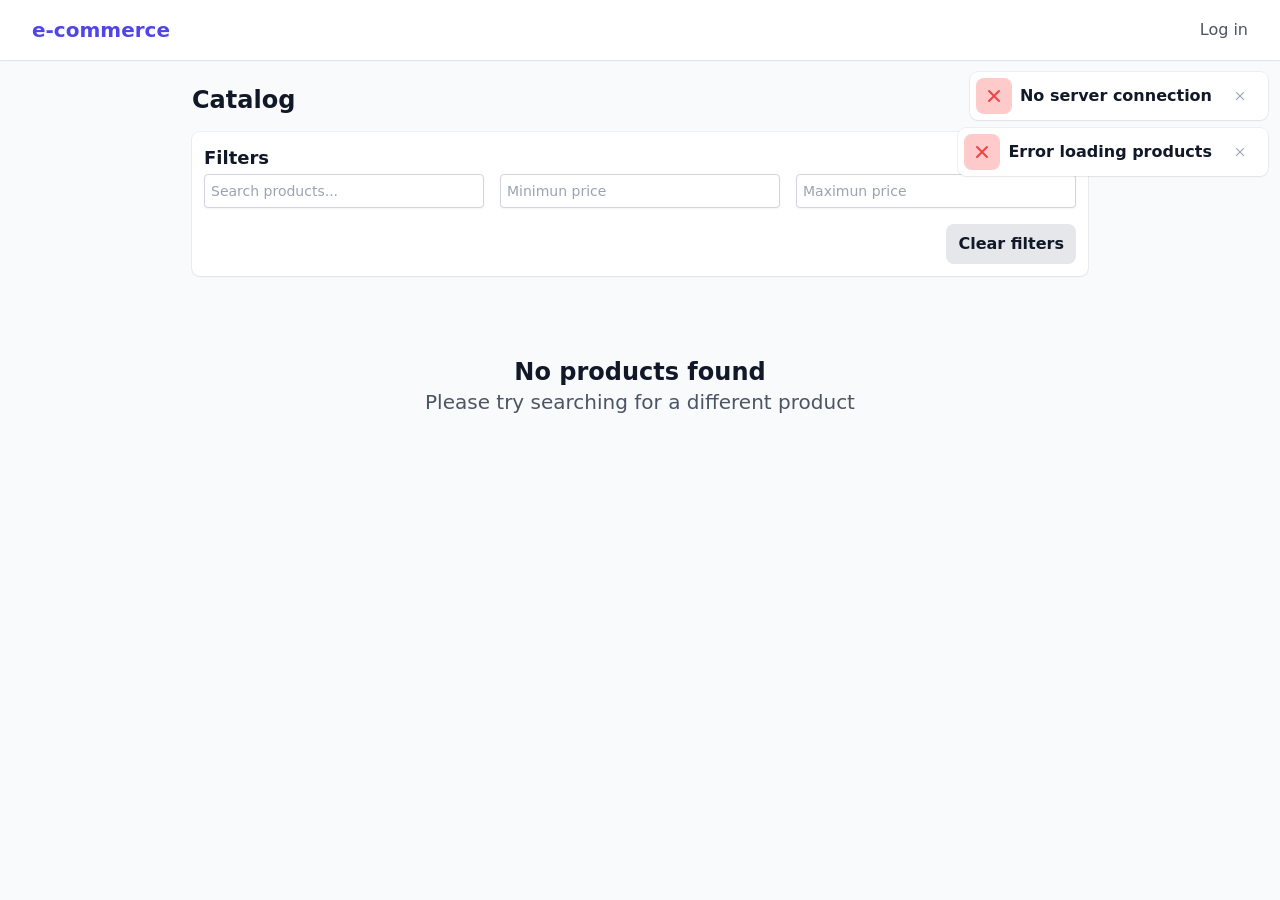
<file: index.html>
<!doctype html>
<html lang="en" data-critters-container>
<head>
  <meta charset="utf-8">
  <title>ECommerce</title>
  <base href="/">
  <meta name="viewport" content="width=device-width, initial-scale=1">
  <link rel="icon" type="image/x-icon" href="favicon.ico">
<style>*,:before,:after{--tw-border-spacing-x:0;--tw-border-spacing-y:0;--tw-translate-x:0;--tw-translate-y:0;--tw-rotate:0;--tw-skew-x:0;--tw-skew-y:0;--tw-scale-x:1;--tw-scale-y:1;--tw-pan-x: ;--tw-pan-y: ;--tw-pinch-zoom: ;--tw-scroll-snap-strictness:proximity;--tw-gradient-from-position: ;--tw-gradient-via-position: ;--tw-gradient-to-position: ;--tw-ordinal: ;--tw-slashed-zero: ;--tw-numeric-figure: ;--tw-numeric-spacing: ;--tw-numeric-fraction: ;--tw-ring-inset: ;--tw-ring-offset-width:0px;--tw-ring-offset-color:#fff;--tw-ring-color:rgb(59 130 246 / .5);--tw-ring-offset-shadow:0 0 #0000;--tw-ring-shadow:0 0 #0000;--tw-shadow:0 0 #0000;--tw-shadow-colored:0 0 #0000;--tw-blur: ;--tw-brightness: ;--tw-contrast: ;--tw-grayscale: ;--tw-hue-rotate: ;--tw-invert: ;--tw-saturate: ;--tw-sepia: ;--tw-drop-shadow: ;--tw-backdrop-blur: ;--tw-backdrop-brightness: ;--tw-backdrop-contrast: ;--tw-backdrop-grayscale: ;--tw-backdrop-hue-rotate: ;--tw-backdrop-invert: ;--tw-backdrop-opacity: ;--tw-backdrop-saturate: ;--tw-backdrop-sepia: ;--tw-contain-size: ;--tw-contain-layout: ;--tw-contain-paint: ;--tw-contain-style: }*,:before,:after{box-sizing:border-box;border-width:0;border-style:solid;border-color:#e5e7eb}:before,:after{--tw-content:""}html{line-height:1.5;-webkit-text-size-adjust:100%;-moz-tab-size:4;tab-size:4;font-family:ui-sans-serif,system-ui,sans-serif,"Apple Color Emoji","Segoe UI Emoji",Segoe UI Symbol,"Noto Color Emoji";font-feature-settings:normal;font-variation-settings:normal;-webkit-tap-highlight-color:transparent}body{margin:0;line-height:inherit}</style><link rel="stylesheet" href="styles-PZL7ITC4.css" media="print" onload="this.media='all'"><noscript><link rel="stylesheet" href="styles-PZL7ITC4.css"></noscript></head>
<body>
  <app-root></app-root>
<script src="polyfills-FFHMD2TL.js" type="module"></script><script src="main-6GDKV2PE.js" type="module"></script></body>
</html>
</file>
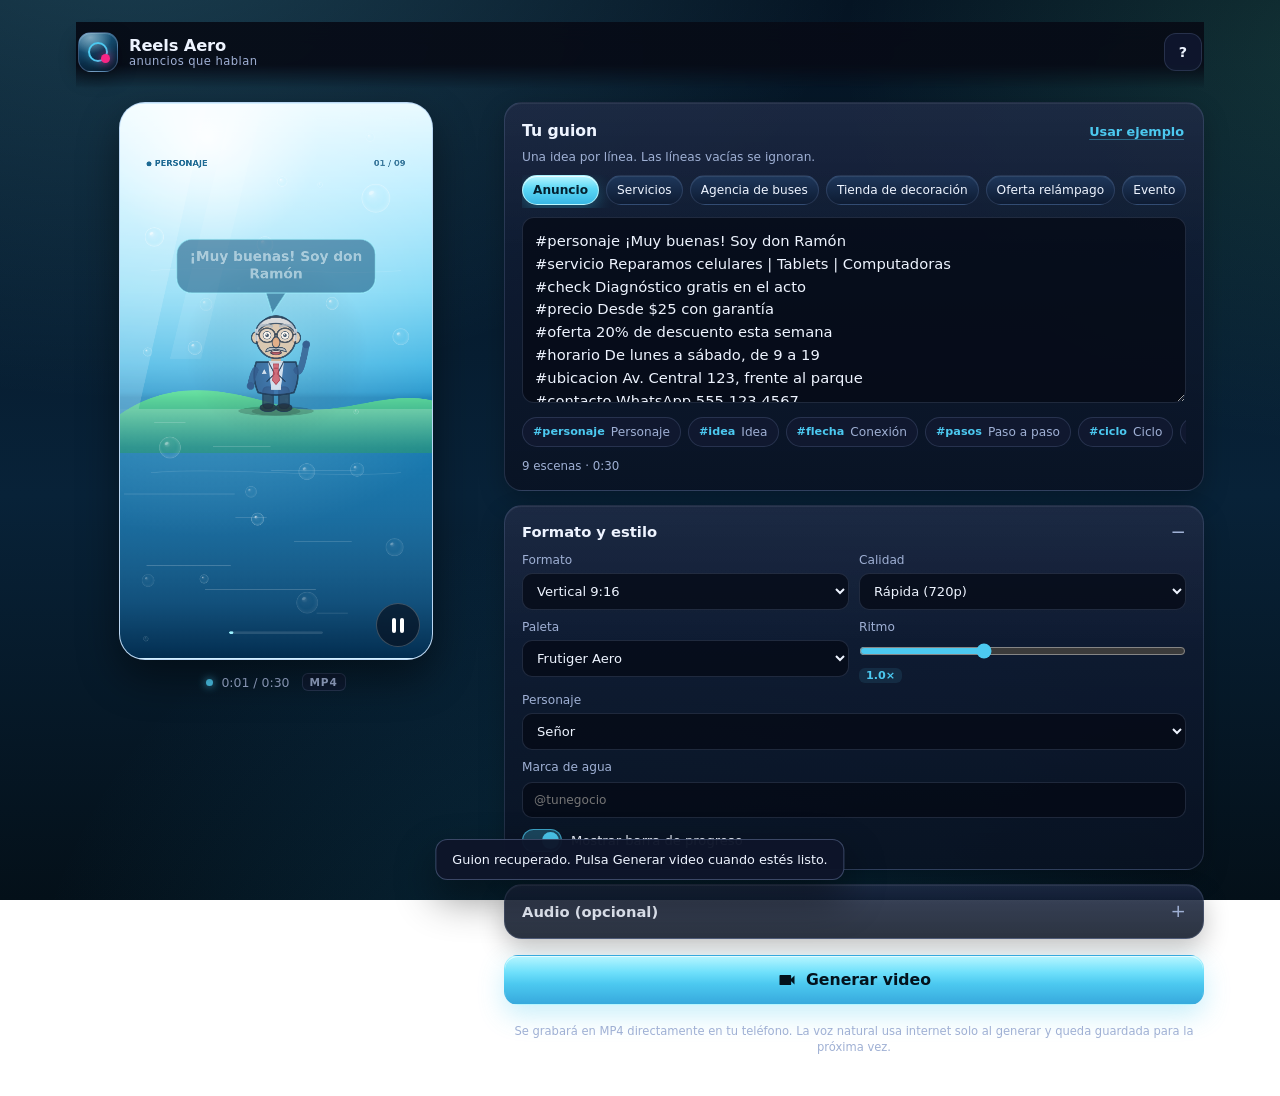
<file: reels-educativos/index.html>
<!DOCTYPE html>
<html lang="es">
<head>
  <meta charset="utf-8">
  <meta name="viewport" content="width=device-width, initial-scale=1, viewport-fit=cover">
  <meta name="theme-color" content="#0b1020">
  <meta name="description" content="Crea videos verticales animados con un señor locutor que habla, dibujos y formas, directamente desde tu celular.">
  <meta name="mobile-web-app-capable" content="yes">
  <meta name="apple-mobile-web-app-capable" content="yes">
  <meta name="apple-mobile-web-app-status-bar-style" content="black-translucent">
  <meta name="apple-mobile-web-app-title" content="Reels Aero">
  <title>Reels Aero · anuncios que hablan</title>
  <link rel="manifest" href="manifest.webmanifest">
  <link rel="icon" href="iconos/icon-192.png" sizes="192x192">
  <link rel="apple-touch-icon" href="iconos/apple-touch-icon.png">
  <link rel="stylesheet" href="css/estilos.css">
</head>
<body>
  <div class="app">
    <header class="cabecera">
      <div class="marca">
        <span class="marca-logo" aria-hidden="true"></span>
        <div class="marca-texto">
          <strong>Reels Aero</strong>
          <small>anuncios que hablan</small>
        </div>
      </div>
      <div class="cabecera-acciones">
        <button class="boton-icono" id="btn-instalar" hidden>Instalar</button>
        <button class="boton-icono" id="btn-ayuda" aria-label="Ayuda">?</button>
      </div>
    </header>

    <main class="contenido">
      <section class="columna-preview">
        <div class="marco" id="marco">
          <canvas id="lienzo" width="720" height="1280" aria-label="Vista previa del video"></canvas>
          <div class="capa-grabacion" id="capa-grabacion" hidden>
            <div class="cuenta" id="cuenta"></div>
            <div class="estado-grabacion" id="estado-grabacion">Preparando…</div>
            <div class="barra-grabacion"><span id="barra-grabacion-relleno"></span></div>
            <button class="boton-cancelar" id="btn-cancelar" hidden>Cancelar</button>
          </div>
          <button class="boton-play" id="btn-play" aria-label="Reproducir o pausar">
            <svg viewBox="0 0 24 24" aria-hidden="true"><path d="M8 5v14l11-7z"/></svg>
          </button>
        </div>
        <div class="barra-preview">
          <span class="punto-vivo" aria-hidden="true"></span>
          <span id="tiempo">0:00 / 0:00</span>
          <span class="etiqueta" id="etiqueta-mime">MP4</span>
        </div>
      </section>

      <section class="columna-editor">
        <div class="tarjeta">
          <div class="fila-titulo">
            <label for="guion">Tu guion</label>
            <button class="enlace" id="btn-ejemplo">Usar ejemplo</button>
          </div>
          <p class="ayuda">Una idea por línea. Las líneas vacías se ignoran.</p>
          <div class="tematicas" id="tematicas" aria-label="Temáticas"></div>
          <textarea id="guion" rows="7" spellcheck="true" placeholder="#personaje ¡Muy buenas! Soy don Ramón&#10;#servicio Reparamos celulares | Tablets&#10;#precio Desde $25&#10;#oferta 20% de descuento&#10;#cta ¡Escríbenos hoy!"></textarea>
          <div class="chips" id="chips-visuales" aria-label="Añadir una forma"></div>
          <p class="contador" id="contador">0 escenas · 0:00</p>
        </div>

        <details class="tarjeta" open>
          <summary>Formato y estilo</summary>
          <div class="rejilla">
            <label class="campo">Formato
              <select id="formato">
                <option value="9:16">Vertical 9:16</option>
                <option value="1:1">Cuadrado 1:1</option>
                <option value="16:9">Horizontal 16:9</option>
              </select>
            </label>
            <label class="campo">Calidad
              <select id="calidad">
                <option value="720" selected>Rápida (720p)</option>
                <option value="1080">Alta (1080p, más lenta)</option>
              </select>
            </label>
            <label class="campo">Paleta
              <select id="paleta">
                <option value="pizarra" selected>Pizarra azul</option>
                <option value="menta">Pizarra verde</option>
                <option value="papel">Papel y tinta</option>
                <option value="neon">Neón</option>
                <option value="aero">Frutiger Aero</option>
              </select>
            </label>
            <label class="campo">Ritmo
              <input type="range" id="ritmo" min="0.7" max="1.5" step="0.05" value="1">
              <output id="ritmo-valor">1.0×</output>
            </label>
          </div>
          <label class="campo campo-ancho">Personaje
            <select id="personaje"></select>
          </label>
          <label class="campo">Marca de agua
            <input id="marca" maxlength="30" placeholder="@tunegocio" autocomplete="off">
          </label>
          <label class="interruptor">
            <input type="checkbox" id="progreso" checked>
            <span>Mostrar barra de progreso</span>
          </label>
        </details>

        <details class="tarjeta">
          <summary>Audio (opcional)</summary>
          <label class="campo">Música de fondo
            <input type="file" id="musica" accept="audio/*">
          </label>
          <label class="campo">Narración grabada
            <input type="file" id="narracion" accept="audio/*">
          </label>
          <label class="campo">Volumen de la música
            <input type="range" id="volumen" min="0" max="1" step="0.05" value="0.35">
            <output id="volumen-valor">35%</output>
          </label>
          <label class="campo">Voz
            <select id="voz">
              <option value="loquendo">Voz clásica de locutor · español</option>
              <option value="loquendo-mx">Voz clásica de locutor · latino</option>
              <option value="natural">Voz natural · español</option>
              <option value="natural-mx">Voz natural · latino</option>
              <option value="ninguna">Sin voz (solo música)</option>
              <option value="mic">Mi voz con el micrófono</option>
            </select>
          </label>
          <button class="boton-secundario compacto" id="btn-probar-voz" type="button">Escuchar prueba de voz</button>
          <p class="nota" id="nota-voz">La voz clásica de locutor viene incluida en la app: funciona sin internet, sin cuentas y sin límite.</p>
          <p class="nota">Sin audio el video se genera igual, en silencio. Si eliges micrófono, narra mientras corre la animación.</p>
        </details>

        <button class="boton-principal" id="btn-generar">
          <svg viewBox="0 0 24 24" aria-hidden="true"><path d="M17 10.5V7a1 1 0 0 0-1-1H4a1 1 0 0 0-1 1v10a1 1 0 0 0 1 1h12a1 1 0 0 0 1-1v-3.5l4 4v-11z"/></svg>
          Generar video
        </button>
        <p class="nota-centrada" id="nota-soporte"></p>
      </section>
    </main>
  </div>

  <div class="fondo-hoja" id="fondo-hoja" hidden></div>

  <section class="hoja" id="hoja-resultado" hidden aria-labelledby="titulo-resultado">
    <div class="hoja-cabecera">
      <h2 id="titulo-resultado">Tu video está listo</h2>
      <button class="boton-icono" id="btn-cerrar-resultado" aria-label="Cerrar">✕</button>
    </div>
    <video id="video-resultado" controls playsinline></video>
    <p class="info-resultado" id="info-resultado"></p>
    <div class="acciones">
      <button class="boton-principal" id="btn-compartir">Compartir</button>
      <button class="boton-secundario" id="btn-descargar">Descargar</button>
    </div>
    <p class="nota-centrada" id="nota-resultado"></p>
    <button class="enlace ancho" id="btn-otro">Crear otro video</button>
  </section>

  <section class="hoja" id="hoja-ayuda" hidden aria-labelledby="titulo-ayuda">
    <div class="hoja-cabecera">
      <h2 id="titulo-ayuda">Cómo funciona</h2>
      <button class="boton-icono" id="btn-cerrar-ayuda" aria-label="Cerrar">✕</button>
    </div>
    <div class="ayuda-contenido">
      <p><strong>1.</strong> Escribe una idea por línea o elige una <strong>temática</strong> para empezar con un guion de ejemplo. Cada línea se convierte en una escena con una forma animada.</p>
      <p><strong>2.</strong> Elige la forma al inicio de la línea:</p>
      <ul class="lista-visuales" id="lista-visuales"></ul>
      <p><strong>3.</strong> En <strong>Formato y estilo</strong> elige un <strong>personaje</strong>: el <strong>Señor</strong> es el locutor que aparece en cada escena y mueve la boca mientras habla. Con <code>#personaje</code> sale grande y dice tu texto en un globo. La paleta <strong>Frutiger Aero</strong> añade cielo, agua, cristal y burbujas brillantes.</p>
      <p><strong>4.</strong> En <strong>Audio</strong> elige la <strong>voz clásica de locutor</strong> (estilo Loquendo): viene incluida, funciona sin internet y no tiene límite. También puedes poner música, una narración grabada o tu propia voz.</p>
      <p><strong>5.</strong> Pulsa <strong>Generar video</strong>. La animación se reproduce en tiempo real y se graba dentro de tu teléfono.</p>
      <p><strong>6.</strong> Al terminar puedes <strong>compartir</strong> el video con TikTok, Instagram o WhatsApp, o descargarlo.</p>
      <p class="nota"><strong>En iPhone:</strong> para instalarla, toca <em>Compartir</em> en Safari y elige <em>Añadir a pantalla de inicio</em>.</p>
      <p class="nota">El video se genera en tu dispositivo y no hay límite de videos. La voz clásica funciona sin internet; la voz natural sí lo necesita la primera vez.</p>
      <p class="nota">Para música, usa archivos libres de derechos. El micrófono necesita permiso del navegador.</p>
    </div>
    <button class="boton-secundario ancho" id="btn-cerrar-ayuda-2">Entendido</button>
  </section>

  <div class="aviso" id="aviso" hidden></div>

  <script src="js/dibujos.js"></script>
  <script src="js/motor.js"></script>
  <script src="js/voz.js"></script>
  <script src="js/grabador.js"></script>
  <script src="js/app.js"></script>
</body>
</html>
</file>
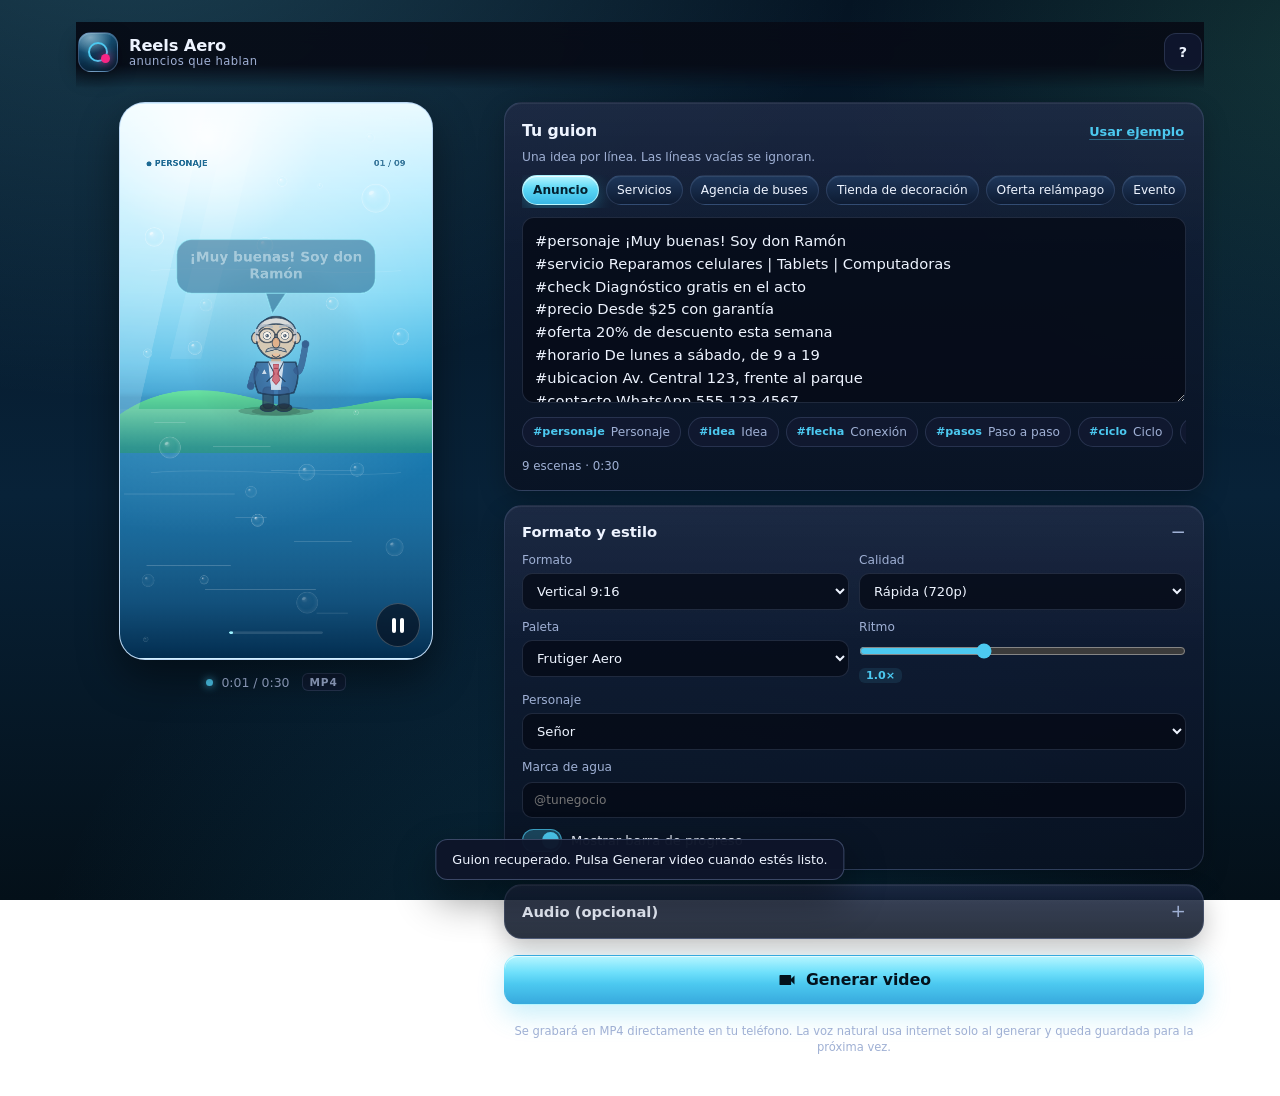
<file: reels-educativos/reel-aero.html>
<!DOCTYPE html>
<html lang="es">
<head>
  <!-- Archivo único generado por herramientas/empaquetar.py. Funciona sin servidor; para instalar la PWA usa la carpeta con un hosting https. -->
  <script>window.__REEL_UNICO__ = true;</script>
  <meta charset="utf-8">
  <meta name="viewport" content="width=device-width, initial-scale=1, viewport-fit=cover">
  <meta name="theme-color" content="#0b1020">
  <meta name="description" content="Crea videos verticales animados con un señor locutor que habla, dibujos y formas, directamente desde tu celular.">
  <meta name="mobile-web-app-capable" content="yes">
  <meta name="apple-mobile-web-app-capable" content="yes">
  <meta name="apple-mobile-web-app-status-bar-style" content="black-translucent">
  <meta name="apple-mobile-web-app-title" content="Reels Aero">
  <title>Reels Aero · anuncios que hablan</title>
  <link rel="icon" href="[data-uri]" sizes="192x192">
  <link rel="apple-touch-icon" href="[data-uri]">
  <style>
:root {
  --fondo: #070b16;
  --fondo-2: #0b1020;
  --panel: rgba(18, 26, 51, 0.86);
  --panel-solido: #121a33;
  --borde: rgba(148, 170, 220, 0.18);
  --borde-fuerte: rgba(148, 170, 220, 0.34);
  --tinta: #eef4ff;
  --tinta-suave: #9fb0d4;
  --acento: #4cc9f0;
  --acento-2: #f72585;
  --ok: #3ddc97;
  --radio: 18px;
  --sombra: 0 18px 40px rgba(0, 0, 0, 0.45);
  --fuente: "Segoe UI", "Roboto", system-ui, -apple-system, "Helvetica Neue", Arial, sans-serif;
}

* {
  box-sizing: border-box;
}

html {
  -webkit-text-size-adjust: 100%;
}

body {
  margin: 0;
  min-height: 100svh;
  font-family: var(--fuente);
  color: var(--tinta);
  background:
    radial-gradient(1200px 820px at 10% -12%, rgba(110, 226, 255, 0.22), transparent 62%),
    radial-gradient(900px 700px at 105% 6%, rgba(108, 247, 166, 0.13), transparent 56%),
    radial-gradient(1000px 900px at 50% 118%, rgba(24, 150, 212, 0.20), transparent 62%),
    linear-gradient(180deg, #051423 0%, #082238 55%, #041019 100%);
  background-attachment: fixed;
  -webkit-tap-highlight-color: transparent;
}

button,
input,
select,
textarea {
  font: inherit;
  color: inherit;
}

button {
  cursor: pointer;
}

[hidden] {
  display: none !important;
}

.app {
  width: 100%;
  max-width: 1180px;
  margin: 0 auto;
  padding: max(12px, env(safe-area-inset-top)) 14px calc(28px + env(safe-area-inset-bottom));
}

/* ---------- Cabecera ---------- */

.cabecera {
  position: sticky;
  top: 0;
  z-index: 20;
  display: flex;
  align-items: center;
  justify-content: space-between;
  gap: 12px;
  padding: 10px 2px 12px;
  background: linear-gradient(180deg, rgba(7, 11, 22, 0.92) 65%, rgba(7, 11, 22, 0));
  backdrop-filter: blur(10px);
}

.marca {
  display: flex;
  align-items: center;
  gap: 11px;
  min-width: 0;
}

.marca-logo {
  position: relative;
  flex: 0 0 auto;
  width: 40px;
  height: 40px;
  border-radius: 13px;
  background:
    radial-gradient(80% 60% at 30% 12%, rgba(255, 255, 255, 0.45), transparent 70%),
    linear-gradient(160deg, #1f6f9c, #0a2b46 62%, #071a2b);
  border: 1px solid var(--borde-fuerte);
  box-shadow: inset 0 1px 0 rgba(255, 255, 255, 0.18), 0 6px 18px rgba(0, 0, 0, 0.35);
  overflow: hidden;
}

.marca-logo::before {
  content: "";
  position: absolute;
  inset: 9px;
  border-radius: 50%;
  border: 2.5px solid var(--acento);
  box-shadow: 0 0 12px rgba(76, 201, 240, 0.55);
}

.marca-logo::after {
  content: "";
  position: absolute;
  width: 9px;
  height: 9px;
  right: 7px;
  bottom: 8px;
  border-radius: 50%;
  background: var(--acento-2);
  box-shadow: 0 0 10px rgba(247, 37, 133, 0.7);
}

.marca-texto {
  display: flex;
  flex-direction: column;
  line-height: 1.08;
  min-width: 0;
}

.marca-texto strong {
  font-size: 1.02rem;
  letter-spacing: -0.01em;
  white-space: nowrap;
  overflow: hidden;
  text-overflow: ellipsis;
}

.marca-texto small {
  color: var(--tinta-suave);
  font-size: 0.72rem;
  letter-spacing: 0.04em;
}

.cabecera-acciones {
  display: flex;
  align-items: center;
  gap: 8px;
  flex: 0 0 auto;
}

.boton-icono {
  display: inline-flex;
  align-items: center;
  justify-content: center;
  min-width: 38px;
  height: 38px;
  padding: 0 12px;
  border-radius: 12px;
  border: 1px solid var(--borde);
  background: rgba(18, 26, 51, 0.75);
  color: var(--tinta);
  font-size: 0.9rem;
  font-weight: 600;
  transition: border-color 0.15s, background 0.15s, transform 0.1s;
}

.boton-icono:hover {
  border-color: var(--borde-fuerte);
  background: rgba(28, 40, 74, 0.9);
}

.boton-icono:active {
  transform: scale(0.96);
}

/* ---------- Contenido ---------- */

.contenido {
  display: flex;
  flex-direction: column;
  gap: 16px;
  margin-top: 4px;
}

.columna-preview {
  display: flex;
  flex-direction: column;
  gap: 9px;
  align-items: center;
}

.marco {
  --ratio: 0.5625;
  position: relative;
  width: min(100%, calc(62svh * var(--ratio)), 380px);
  aspect-ratio: 9 / 16;
  border-radius: 22px;
  overflow: hidden;
  background: #0b1020;
  border: 1px solid var(--borde-fuerte);
  box-shadow: var(--sombra), inset 0 0 0 1px rgba(255, 255, 255, 0.05), inset 0 2px 0 rgba(255, 255, 255, 0.12);
  transition: background 0.25s;
}

#lienzo {
  position: absolute;
  inset: 0;
  width: 100%;
  height: 100%;
  display: block;
  object-fit: contain;
}

.boton-play {
  position: absolute;
  right: 12px;
  bottom: 12px;
  z-index: 3;
  display: inline-flex;
  align-items: center;
  justify-content: center;
  width: 44px;
  height: 44px;
  padding: 0;
  border: 1px solid rgba(255, 255, 255, 0.22);
  border-radius: 50%;
  color: #fff;
  background: rgba(7, 11, 22, 0.62);
  backdrop-filter: blur(8px);
  transition: transform 0.12s, background 0.15s;
}

.boton-play svg {
  width: 20px;
  height: 20px;
  fill: currentColor;
}

.boton-play:hover {
  background: rgba(7, 11, 22, 0.8);
}

.boton-play:active {
  transform: scale(0.94);
}

.boton-play.reproduciendo svg {
  display: none;
}

.boton-play.reproduciendo::before,
.boton-play.reproduciendo::after {
  content: "";
  display: block;
  width: 4px;
  height: 15px;
  border-radius: 2px;
  background: currentColor;
}

.boton-play.reproduciendo::before {
  margin-right: 4px;
}

.barra-preview {
  display: flex;
  align-items: center;
  gap: 8px;
  min-height: 26px;
  font-size: 0.78rem;
  color: var(--tinta-suave);
  font-variant-numeric: tabular-nums;
}

.punto-vivo {
  width: 7px;
  height: 7px;
  border-radius: 50%;
  background: var(--acento);
  box-shadow: 0 0 8px var(--acento);
  animation: latido 2.4s ease-in-out infinite;
}

@keyframes latido {
  0%, 100% { opacity: 1; }
  50% { opacity: 0.35; }
}

.etiqueta {
  margin-left: 4px;
  padding: 2px 7px;
  border-radius: 6px;
  border: 1px solid var(--borde);
  background: rgba(18, 26, 51, 0.7);
  color: var(--tinta-suave);
  font-size: 0.66rem;
  font-weight: 700;
  letter-spacing: 0.08em;
}

/* ---------- Capa de grabación ---------- */

.capa-grabacion {
  position: absolute;
  inset: 0;
  z-index: 5;
  display: flex;
  flex-direction: column;
  align-items: center;
  justify-content: center;
  gap: 12px;
  padding: 20px;
  background: rgba(5, 8, 16, 0.82);
  backdrop-filter: blur(6px);
  text-align: center;
}

.capa-grabacion.grabando {
  background: linear-gradient(180deg, rgba(5, 8, 16, 0) 55%, rgba(5, 8, 16, 0.72));
  backdrop-filter: none;
  justify-content: flex-end;
  padding-bottom: 16px;
  pointer-events: none;
}

.capa-grabacion.grabando .cuenta {
  display: none;
}

.capa-grabacion.grabando .estado-grabacion {
  max-width: none;
  padding: 6px 13px;
  border-radius: 999px;
  background: rgba(5, 8, 16, 0.72);
  border: 1px solid rgba(255, 255, 255, 0.16);
  color: #ffb3d1;
  font-weight: 700;
  font-size: 0.78rem;
  letter-spacing: 0.02em;
}

.capa-grabacion.grabando .barra-grabacion {
  background: rgba(255, 255, 255, 0.22);
}

.capa-grabacion.grabando .boton-cancelar {
  pointer-events: auto;
  background: rgba(5, 8, 16, 0.72);
}

.cuenta {
  font-size: clamp(3.6rem, 18vw, 6rem);
  font-weight: 800;
  line-height: 1;
  color: var(--acento);
  text-shadow: 0 0 30px rgba(76, 201, 240, 0.55);
  font-variant-numeric: tabular-nums;
}

.cuenta.pulso {
  animation: pulso 0.62s ease-out;
}

@keyframes pulso {
  0% { transform: scale(0.6); opacity: 0; }
  45% { transform: scale(1.06); opacity: 1; }
  100% { transform: scale(1); opacity: 1; }
}

.estado-grabacion {
  max-width: 240px;
  font-size: 0.84rem;
  color: var(--tinta-suave);
  line-height: 1.4;
}

.barra-grabacion {
  width: min(200px, 70%);
  height: 5px;
  border-radius: 999px;
  background: rgba(255, 255, 255, 0.14);
  overflow: hidden;
}

.barra-grabacion span {
  display: block;
  width: 0%;
  height: 100%;
  border-radius: inherit;
  background: linear-gradient(90deg, var(--acento), var(--acento-2));
  transition: width 0.12s linear;
}

.boton-cancelar {
  margin-top: 4px;
  padding: 8px 16px;
  border-radius: 10px;
  border: 1px solid rgba(255, 255, 255, 0.22);
  background: transparent;
  color: var(--tinta-suave);
  font-size: 0.8rem;
}

.boton-cancelar:hover {
  color: var(--tinta);
  border-color: var(--borde-fuerte);
}

/* ---------- Editor ---------- */

.columna-editor {
  display: flex;
  flex-direction: column;
  gap: 12px;
  min-width: 0;
}

.tarjeta {
  padding: 14px;
  border-radius: var(--radio);
  border: 1px solid var(--borde);
  background:
    linear-gradient(180deg, rgba(255, 255, 255, 0.045), rgba(255, 255, 255, 0) 38%),
    linear-gradient(180deg, rgba(20, 32, 60, 0.84), rgba(9, 18, 34, 0.86));
  box-shadow: 0 10px 26px rgba(0, 0, 0, 0.24), inset 0 1px 0 rgba(255, 255, 255, 0.07);
}

.tarjeta > summary {
  cursor: pointer;
  font-weight: 700;
  font-size: 0.92rem;
  list-style: none;
  display: flex;
  align-items: center;
  justify-content: space-between;
  gap: 8px;
}

.tarjeta > summary::-webkit-details-marker {
  display: none;
}

.tarjeta > summary::after {
  content: "+";
  color: var(--tinta-suave);
  font-weight: 400;
  font-size: 1.15rem;
  line-height: 1;
  transition: transform 0.2s;
}

.tarjeta[open] > summary::after {
  content: "−";
}

.tarjeta > summary + * {
  margin-top: 12px;
}

.fila-titulo {
  display: flex;
  align-items: baseline;
  justify-content: space-between;
  gap: 10px;
}

.fila-titulo label {
  font-weight: 700;
  font-size: 0.98rem;
}

.enlace {
  padding: 4px 2px;
  border: 0;
  background: none;
  color: var(--acento);
  font-size: 0.8rem;
  font-weight: 600;
  text-decoration: underline;
  text-underline-offset: 3px;
  text-decoration-color: rgba(76, 201, 240, 0.4);
}

.enlace:hover {
  text-decoration-color: currentColor;
}

.enlace.ancho {
  display: block;
  width: 100%;
  margin-top: 10px;
  text-align: center;
}

.ayuda {
  margin: 6px 0 9px;
  font-size: 0.76rem;
  color: var(--tinta-suave);
  line-height: 1.4;
}

textarea {
  width: 100%;
  min-height: 150px;
  padding: 12px;
  resize: vertical;
  border-radius: 12px;
  border: 1px solid var(--borde);
  background: rgba(5, 9, 20, 0.72);
  color: var(--tinta);
  font-size: 0.92rem;
  line-height: 1.55;
  outline: none;
  transition: border-color 0.15s, box-shadow 0.15s;
}

textarea:focus {
  border-color: rgba(76, 201, 240, 0.6);
  box-shadow: 0 0 0 3px rgba(76, 201, 240, 0.12);
}

textarea::placeholder {
  color: rgba(159, 176, 212, 0.55);
}

.chips {
  display: flex;
  gap: 7px;
  margin-top: 10px;
  padding-bottom: 3px;
  overflow-x: auto;
  scrollbar-width: none;
}

.chips::-webkit-scrollbar {
  display: none;
}

/* ---------- Temáticas ---------- */

.tematicas {
  display: flex;
  gap: 7px;
  margin: 8px 0 9px;
  padding-bottom: 3px;
  overflow-x: auto;
  scrollbar-width: none;
}

.tematicas::-webkit-scrollbar {
  display: none;
}

.chip.tematica {
  color: var(--tinta);
  background: linear-gradient(180deg, rgba(31, 58, 96, 0.9), rgba(14, 27, 50, 0.9));
  box-shadow: inset 0 1px 0 rgba(255, 255, 255, 0.08);
}

.chip.tematica:hover,
.chip.tematica:focus-visible {
  border-color: rgba(140, 240, 255, 0.55);
}

.chip.tematica.activo {
  color: #04202f;
  font-weight: 700;
  border-color: rgba(190, 250, 255, 0.85);
  background: linear-gradient(180deg, #b5f5ff, #5cd8f6 45%, #38b6e4);
  box-shadow: 0 6px 16px rgba(60, 200, 240, 0.3), inset 0 1px 0 rgba(255, 255, 255, 0.7);
}

.chip {
  flex: 0 0 auto;
  display: inline-flex;
  align-items: center;
  gap: 6px;
  padding: 7px 10px;
  border-radius: 999px;
  border: 1px solid var(--borde);
  background: rgba(18, 26, 51, 0.78);
  color: var(--tinta-suave);
  font-size: 0.76rem;
  transition: border-color 0.15s, color 0.15s, background 0.15s;
}

.chip:hover,
.chip:focus-visible {
  border-color: rgba(76, 201, 240, 0.55);
  color: var(--tinta);
  background: rgba(28, 42, 78, 0.9);
}

.chip-prefijo {
  color: var(--acento);
  font-weight: 700;
  font-size: 0.7rem;
}

.contador {
  margin: 9px 0 0;
  font-size: 0.74rem;
  color: var(--tinta-suave);
  font-variant-numeric: tabular-nums;
}

.rejilla {
  display: grid;
  grid-template-columns: 1fr 1fr;
  gap: 10px;
}

.campo {
  display: flex;
  flex-direction: column;
  gap: 6px;
  font-size: 0.76rem;
  color: var(--tinta-suave);
  min-width: 0;
}

.campo-ancho {
  width: 100%;
  margin-top: 10px;
}

.campo select,
.campo input[type="file"] {
  width: 100%;
  padding: 9px 10px;
  border-radius: 10px;
  border: 1px solid var(--borde);
  background: rgba(5, 9, 20, 0.72);
  color: var(--tinta);
  font-size: 0.82rem;
  outline: none;
}

.campo select:focus {
  border-color: rgba(76, 201, 240, 0.6);
}

.campo input[type="file"] {
  padding: 7px 8px;
  font-size: 0.74rem;
  color: var(--tinta-suave);
}

.campo input[type="file"]::file-selector-button {
  margin-right: 8px;
  padding: 6px 9px;
  border-radius: 8px;
  border: 1px solid var(--borde);
  background: rgba(28, 40, 74, 0.9);
  color: var(--tinta);
  font-size: 0.72rem;
  font-weight: 600;
  cursor: pointer;
}

.campo input[type="range"] {
  width: 100%;
  accent-color: var(--acento);
  margin: 3px 0;
}

.campo output {
  align-self: flex-start;
  padding: 1px 7px;
  border-radius: 6px;
  background: rgba(76, 201, 240, 0.1);
  color: var(--acento);
  font-size: 0.7rem;
  font-weight: 700;
  font-variant-numeric: tabular-nums;
}

.campo input[type="text"],
.campo input:not([type]) {
  width: 100%;
  padding: 10px 11px;
  border-radius: 10px;
  border: 1px solid var(--borde);
  background: rgba(5, 9, 20, 0.72);
  color: var(--tinta);
  outline: none;
}

#marca {
  margin-top: 2px;
}

#marca:focus {
  border-color: rgba(76, 201, 240, 0.6);
}

.tarjeta > .campo {
  margin-top: 10px;
}

.interruptor {
  display: flex;
  align-items: center;
  gap: 9px;
  margin-top: 11px;
  font-size: 0.82rem;
  color: var(--tinta);
  cursor: pointer;
}

.interruptor input[type="checkbox"] {
  appearance: none;
  flex: 0 0 auto;
  width: 40px;
  height: 23px;
  margin: 0;
  border-radius: 999px;
  border: 1px solid var(--borde-fuerte);
  background: rgba(5, 9, 20, 0.8);
  position: relative;
  transition: background 0.18s, border-color 0.18s;
  cursor: pointer;
}

.interruptor input[type="checkbox"]::after {
  content: "";
  position: absolute;
  top: 2px;
  left: 2px;
  width: 17px;
  height: 17px;
  border-radius: 50%;
  background: var(--tinta-suave);
  transition: transform 0.18s, background 0.18s;
}

.interruptor input[type="checkbox"]:checked {
  background: rgba(76, 201, 240, 0.28);
  border-color: rgba(76, 201, 240, 0.7);
}

.interruptor input[type="checkbox"]:checked::after {
  transform: translateX(17px);
  background: var(--acento);
}

.nota {
  margin: 10px 0 0;
  font-size: 0.72rem;
  line-height: 1.5;
  color: var(--tinta-suave);
}

.nota-centrada {
  margin: 4px 2px 0;
  font-size: 0.72rem;
  line-height: 1.45;
  color: var(--tinta-suave);
  text-align: center;
}

/* ---------- Botones principales ---------- */

.boton-principal,
.boton-secundario {
  display: inline-flex;
  align-items: center;
  justify-content: center;
  gap: 9px;
  width: 100%;
  min-height: 50px;
  padding: 12px 18px;
  border-radius: 14px;
  font-size: 0.98rem;
  font-weight: 700;
  border: 1px solid transparent;
  transition: transform 0.1s, filter 0.15s, background 0.15s;
}

.boton-principal {
  margin-top: 2px;
  color: #03121d;
  background: linear-gradient(180deg, #b7f6ff 0%, #6fe0fb 34%, #4cc9f0 58%, #37a9dd 100%);
  box-shadow: 0 10px 26px rgba(76, 201, 240, 0.3), inset 0 1px 0 rgba(255, 255, 255, 0.65);
}

.boton-principal:hover {
  filter: brightness(1.06);
}

.boton-principal:active {
  transform: scale(0.985);
}

.boton-principal:disabled {
  filter: grayscale(0.4) brightness(0.7);
  cursor: not-allowed;
  box-shadow: none;
}

.boton-principal svg {
  width: 20px;
  height: 20px;
  fill: currentColor;
}

.boton-secundario {
  color: var(--tinta);
  border-color: var(--borde-fuerte);
  background: rgba(18, 26, 51, 0.85);
}

.boton-secundario:hover {
  background: rgba(28, 40, 74, 0.95);
}

.boton-secundario.compacto {
  width: auto;
  min-height: 40px;
  margin-top: 10px;
  padding: 8px 14px;
  font-size: 0.8rem;
  border-radius: 10px;
}

.boton-secundario.ancho {
  margin-top: 14px;
}

/* ---------- Hojas (resultado y ayuda) ---------- */

.fondo-hoja {
  position: fixed;
  inset: 0;
  z-index: 40;
  background: rgba(3, 6, 13, 0.66);
  backdrop-filter: blur(3px);
  animation: aparecer 0.2s ease-out;
}

@keyframes aparecer {
  from { opacity: 0; }
  to { opacity: 1; }
}

.hoja {
  position: fixed;
  z-index: 50;
  left: 0;
  right: 0;
  bottom: 0;
  max-height: 92svh;
  overflow-y: auto;
  padding: 18px 18px calc(20px + env(safe-area-inset-bottom));
  border-radius: 24px 24px 0 0;
  border: 1px solid var(--borde-fuerte);
  border-bottom: 0;
  background: linear-gradient(180deg, #141d39, #0a1122 70%);
  box-shadow: 0 -20px 50px rgba(0, 0, 0, 0.5);
  animation: subir 0.26s cubic-bezier(0.2, 0.9, 0.25, 1);
}

@keyframes subir {
  from { transform: translateY(24px); opacity: 0; }
  to { transform: translateY(0); opacity: 1; }
}

.hoja-cabecera {
  display: flex;
  align-items: center;
  justify-content: space-between;
  gap: 12px;
  margin-bottom: 12px;
}

.hoja-cabecera h2 {
  margin: 0;
  font-size: 1.06rem;
  letter-spacing: -0.01em;
}

#video-resultado {
  display: block;
  width: 100%;
  max-height: 52svh;
  border-radius: 14px;
  background: #000;
  border: 1px solid var(--borde);
}

.info-resultado {
  margin: 10px 0 12px;
  font-size: 0.78rem;
  color: var(--tinta-suave);
  text-align: center;
  font-variant-numeric: tabular-nums;
}

.acciones {
  display: grid;
  grid-template-columns: 1.3fr 1fr;
  gap: 10px;
}

.acciones .boton-principal {
  margin: 0;
}

.ayuda-contenido {
  font-size: 0.86rem;
  line-height: 1.55;
  color: var(--tinta-suave);
}

.ayuda-contenido p {
  margin: 0 0 10px;
}

.ayuda-contenido strong {
  color: var(--tinta);
}

.lista-visuales {
  margin: 0 0 12px;
  padding: 0;
  list-style: none;
  display: grid;
  grid-template-columns: 1fr 1fr;
  gap: 7px;
}

.lista-visuales li {
  padding: 7px 9px;
  border-radius: 9px;
  border: 1px solid var(--borde);
  background: rgba(5, 9, 20, 0.55);
  font-size: 0.74rem;
  line-height: 1.3;
}

.lista-visuales code {
  display: block;
  margin-bottom: 1px;
  color: var(--acento);
  font-family: ui-monospace, "Cascadia Code", Consolas, monospace;
  font-size: 0.7rem;
  font-weight: 700;
}

/* ---------- Aviso ---------- */

.aviso {
  position: fixed;
  left: 50%;
  bottom: calc(20px + env(safe-area-inset-bottom));
  z-index: 80;
  width: max-content;
  max-width: min(92vw, 420px);
  padding: 11px 16px;
  border-radius: 12px;
  border: 1px solid var(--borde-fuerte);
  background: rgba(14, 21, 42, 0.97);
  color: var(--tinta);
  font-size: 0.8rem;
  line-height: 1.35;
  text-align: center;
  box-shadow: var(--sombra);
  transform: translate(-50%, 0);
  animation: subir 0.22s ease-out;
}

/* ---------- Escritorio ---------- */

@media (min-width: 900px) {
  .app {
    padding: 22px 26px 40px;
  }

  .cabecera {
    padding-bottom: 16px;
  }

  .contenido {
    display: grid;
    grid-template-columns: minmax(300px, 400px) minmax(0, 1fr);
    gap: 28px;
    align-items: start;
    margin-top: 14px;
  }

  .columna-preview {
    position: sticky;
    top: 92px;
  }

  .marco {
    width: min(100%, calc(62svh * var(--ratio)), 360px);
    border-radius: 26px;
  }

  .columna-editor {
    gap: 14px;
  }

  .tarjeta {
    padding: 17px;
  }

  .hoja {
    left: 50%;
    right: auto;
    bottom: auto;
    top: 50%;
    width: min(520px, 94vw);
    max-height: 90vh;
    transform: translate(-50%, -50%);
    border-radius: 22px;
    border-bottom: 1px solid var(--borde-fuerte);
    animation: aparecer 0.2s ease-out;
  }

  #video-resultado {
    max-height: 46vh;
  }
}

@media (max-width: 380px) {
  .rejilla {
    grid-template-columns: 1fr;
  }

  .acciones {
    grid-template-columns: 1fr;
  }

  .lista-visuales {
    grid-template-columns: 1fr;
  }
}

@media (prefers-reduced-motion: reduce) {
  *,
  *::before,
  *::after {
    animation-duration: 0.001ms !important;
    animation-iteration-count: 1 !important;
    transition-duration: 0.001ms !important;
  }
}

:focus-visible {
  outline: 2px solid var(--acento);
  outline-offset: 2px;
}

</style>
</head>
<body>
  <div class="app">
    <header class="cabecera">
      <div class="marca">
        <span class="marca-logo" aria-hidden="true"></span>
        <div class="marca-texto">
          <strong>Reels Aero</strong>
          <small>anuncios que hablan</small>
        </div>
      </div>
      <div class="cabecera-acciones">
        <button class="boton-icono" id="btn-instalar" hidden>Instalar</button>
        <button class="boton-icono" id="btn-ayuda" aria-label="Ayuda">?</button>
      </div>
    </header>

    <main class="contenido">
      <section class="columna-preview">
        <div class="marco" id="marco">
          <canvas id="lienzo" width="720" height="1280" aria-label="Vista previa del video"></canvas>
          <div class="capa-grabacion" id="capa-grabacion" hidden>
            <div class="cuenta" id="cuenta"></div>
            <div class="estado-grabacion" id="estado-grabacion">Preparando…</div>
            <div class="barra-grabacion"><span id="barra-grabacion-relleno"></span></div>
            <button class="boton-cancelar" id="btn-cancelar" hidden>Cancelar</button>
          </div>
          <button class="boton-play" id="btn-play" aria-label="Reproducir o pausar">
            <svg viewBox="0 0 24 24" aria-hidden="true"><path d="M8 5v14l11-7z"/></svg>
          </button>
        </div>
        <div class="barra-preview">
          <span class="punto-vivo" aria-hidden="true"></span>
          <span id="tiempo">0:00 / 0:00</span>
          <span class="etiqueta" id="etiqueta-mime">MP4</span>
        </div>
      </section>

      <section class="columna-editor">
        <div class="tarjeta">
          <div class="fila-titulo">
            <label for="guion">Tu guion</label>
            <button class="enlace" id="btn-ejemplo">Usar ejemplo</button>
          </div>
          <p class="ayuda">Una idea por línea. Las líneas vacías se ignoran.</p>
          <div class="tematicas" id="tematicas" aria-label="Temáticas"></div>
          <textarea id="guion" rows="7" spellcheck="true" placeholder="#personaje ¡Muy buenas! Soy don Ramón&#10;#servicio Reparamos celulares | Tablets&#10;#precio Desde $25&#10;#oferta 20% de descuento&#10;#cta ¡Escríbenos hoy!"></textarea>
          <div class="chips" id="chips-visuales" aria-label="Añadir una forma"></div>
          <p class="contador" id="contador">0 escenas · 0:00</p>
        </div>

        <details class="tarjeta" open>
          <summary>Formato y estilo</summary>
          <div class="rejilla">
            <label class="campo">Formato
              <select id="formato">
                <option value="9:16">Vertical 9:16</option>
                <option value="1:1">Cuadrado 1:1</option>
                <option value="16:9">Horizontal 16:9</option>
              </select>
            </label>
            <label class="campo">Calidad
              <select id="calidad">
                <option value="720" selected>Rápida (720p)</option>
                <option value="1080">Alta (1080p, más lenta)</option>
              </select>
            </label>
            <label class="campo">Paleta
              <select id="paleta">
                <option value="pizarra" selected>Pizarra azul</option>
                <option value="menta">Pizarra verde</option>
                <option value="papel">Papel y tinta</option>
                <option value="neon">Neón</option>
                <option value="aero">Frutiger Aero</option>
              </select>
            </label>
            <label class="campo">Ritmo
              <input type="range" id="ritmo" min="0.7" max="1.5" step="0.05" value="1">
              <output id="ritmo-valor">1.0×</output>
            </label>
          </div>
          <label class="campo campo-ancho">Personaje
            <select id="personaje"></select>
          </label>
          <label class="campo">Marca de agua
            <input id="marca" maxlength="30" placeholder="@tunegocio" autocomplete="off">
          </label>
          <label class="interruptor">
            <input type="checkbox" id="progreso" checked>
            <span>Mostrar barra de progreso</span>
          </label>
        </details>

        <details class="tarjeta">
          <summary>Audio (opcional)</summary>
          <label class="campo">Música de fondo
            <input type="file" id="musica" accept="audio/*">
          </label>
          <label class="campo">Narración grabada
            <input type="file" id="narracion" accept="audio/*">
          </label>
          <label class="campo">Volumen de la música
            <input type="range" id="volumen" min="0" max="1" step="0.05" value="0.35">
            <output id="volumen-valor">35%</output>
          </label>
          <label class="campo">Voz
            <select id="voz">
              <option value="loquendo">Voz clásica de locutor · español</option>
              <option value="loquendo-mx">Voz clásica de locutor · latino</option>
              <option value="natural">Voz natural · español</option>
              <option value="natural-mx">Voz natural · latino</option>
              <option value="ninguna">Sin voz (solo música)</option>
              <option value="mic">Mi voz con el micrófono</option>
            </select>
          </label>
          <button class="boton-secundario compacto" id="btn-probar-voz" type="button">Escuchar prueba de voz</button>
          <p class="nota" id="nota-voz">La voz clásica de locutor viene incluida en la app: funciona sin internet, sin cuentas y sin límite.</p>
          <p class="nota">Sin audio el video se genera igual, en silencio. Si eliges micrófono, narra mientras corre la animación.</p>
        </details>

        <button class="boton-principal" id="btn-generar">
          <svg viewBox="0 0 24 24" aria-hidden="true"><path d="M17 10.5V7a1 1 0 0 0-1-1H4a1 1 0 0 0-1 1v10a1 1 0 0 0 1 1h12a1 1 0 0 0 1-1v-3.5l4 4v-11z"/></svg>
          Generar video
        </button>
        <p class="nota-centrada" id="nota-soporte"></p>
      </section>
    </main>
  </div>

  <div class="fondo-hoja" id="fondo-hoja" hidden></div>

  <section class="hoja" id="hoja-resultado" hidden aria-labelledby="titulo-resultado">
    <div class="hoja-cabecera">
      <h2 id="titulo-resultado">Tu video está listo</h2>
      <button class="boton-icono" id="btn-cerrar-resultado" aria-label="Cerrar">✕</button>
    </div>
    <video id="video-resultado" controls playsinline></video>
    <p class="info-resultado" id="info-resultado"></p>
    <div class="acciones">
      <button class="boton-principal" id="btn-compartir">Compartir</button>
      <button class="boton-secundario" id="btn-descargar">Descargar</button>
    </div>
    <p class="nota-centrada" id="nota-resultado"></p>
    <button class="enlace ancho" id="btn-otro">Crear otro video</button>
  </section>

  <section class="hoja" id="hoja-ayuda" hidden aria-labelledby="titulo-ayuda">
    <div class="hoja-cabecera">
      <h2 id="titulo-ayuda">Cómo funciona</h2>
      <button class="boton-icono" id="btn-cerrar-ayuda" aria-label="Cerrar">✕</button>
    </div>
    <div class="ayuda-contenido">
      <p><strong>1.</strong> Escribe una idea por línea o elige una <strong>temática</strong> para empezar con un guion de ejemplo. Cada línea se convierte en una escena con una forma animada.</p>
      <p><strong>2.</strong> Elige la forma al inicio de la línea:</p>
      <ul class="lista-visuales" id="lista-visuales"></ul>
      <p><strong>3.</strong> En <strong>Formato y estilo</strong> elige un <strong>personaje</strong>: el <strong>Señor</strong> es el locutor que aparece en cada escena y mueve la boca mientras habla. Con <code>#personaje</code> sale grande y dice tu texto en un globo. La paleta <strong>Frutiger Aero</strong> añade cielo, agua, cristal y burbujas brillantes.</p>
      <p><strong>4.</strong> En <strong>Audio</strong> elige la <strong>voz clásica de locutor</strong> (estilo Loquendo): viene incluida, funciona sin internet y no tiene límite. También puedes poner música, una narración grabada o tu propia voz.</p>
      <p><strong>5.</strong> Pulsa <strong>Generar video</strong>. La animación se reproduce en tiempo real y se graba dentro de tu teléfono.</p>
      <p><strong>6.</strong> Al terminar puedes <strong>compartir</strong> el video con TikTok, Instagram o WhatsApp, o descargarlo.</p>
      <p class="nota"><strong>En iPhone:</strong> para instalarla, toca <em>Compartir</em> en Safari y elige <em>Añadir a pantalla de inicio</em>.</p>
      <p class="nota">El video se genera en tu dispositivo y no hay límite de videos. La voz clásica funciona sin internet; la voz natural sí lo necesita la primera vez.</p>
      <p class="nota">Para música, usa archivos libres de derechos. El micrófono necesita permiso del navegador.</p>
    </div>
    <button class="boton-secundario ancho" id="btn-cerrar-ayuda-2">Entendido</button>
  </section>

  <div class="aviso" id="aviso" hidden></div>

  <script>
/* Dibujos y formas animadas para los reels educativos.
   Todo se dibuja con Canvas 2D, sin dependencias. */
(function (global) {
  'use strict';

  var TAU = Math.PI * 2;
  var FUENTE = '"Segoe UI", "Roboto", system-ui, -apple-system, "Helvetica Neue", Arial, sans-serif';

  function limitar(v, a, b) { return Math.min(b, Math.max(a, v)); }
  function suave(t) { t = limitar(t, 0, 1); return 1 - Math.pow(1 - t, 3); }
  function suaveIO(t) {
    t = limitar(t, 0, 1);
    return t < 0.5 ? 2 * t * t : 1 - Math.pow(-2 * t + 2, 2) / 2;
  }

  var PALETAS = {
    pizarra: {
      nombre: 'Pizarra azul',
      fondo: '#0a1228', fondo2: '#0d1c3c', panel: '#14264f',
      tinta: '#eef4ff', acento: '#4cc9f0', acento2: '#ff4d9d',
      suave: '#8095c2', tenue: 'rgba(238,244,255,0.16)', oscuro: true
    },
    menta: {
      nombre: 'Pizarra verde',
      fondo: '#06231c', fondo2: '#0a3328', panel: '#103c31',
      tinta: '#e9fff8', acento: '#3ddc97', acento2: '#ffd166',
      suave: '#82aa9c', tenue: 'rgba(233,255,248,0.16)', oscuro: true
    },
    papel: {
      nombre: 'Papel y tinta',
      fondo: '#f3eadb', fondo2: '#fffaf0', panel: '#fffdf8',
      tinta: '#1c2433', acento: '#d1495b', acento2: '#2a6f97',
      suave: '#8a8071', tenue: 'rgba(28,36,51,0.15)', oscuro: false
    },
    neon: {
      nombre: 'Neón',
      fondo: '#0a0618', fondo2: '#170b31', panel: '#1e1142',
      tinta: '#f4eeff', acento: '#b388ff', acento2: '#00e5ff',
      suave: '#937fc0', tenue: 'rgba(244,238,255,0.16)', oscuro: true
    },
    aero: {
      nombre: 'Frutiger Aero',
      fondo: '#cfeeff', fondo2: '#05406d', panel: '#0a4a74',
      tinta: '#f4fdff', acento: '#9cf3ff', acento2: '#6cf7a6',
      suave: '#cdefff', tenue: 'rgba(255,255,255,0.24)', oscuro: true,
      aero: true, kicker: '#075a88', kickerSuave: '#0a527d',
      sombra: 'rgba(3,45,75,0.55)'
    }
  };

  /* ---------- utilidades de dibujo ---------- */

  function rotulo(ctx, txt, x, y, tam, color, peso, alineacion) {
    ctx.save();
    ctx.font = (peso || '800') + ' ' + tam + 'px ' + FUENTE;
    ctx.textAlign = alineacion || 'center';
    ctx.textBaseline = 'middle';
    ctx.fillStyle = color;
    ctx.fillText(txt, x, y);
    ctx.restore();
  }

  function caja(ctx, x, y, w, h, r, relleno, borde, grosor) {
    ctx.save();
    ctx.beginPath();
    if (typeof ctx.roundRect === 'function') {
      ctx.roundRect(x, y, w, h, Math.min(r, w / 2, h / 2));
    } else {
      var rr = Math.min(r, w / 2, h / 2);
      ctx.moveTo(x + rr, y);
      ctx.arcTo(x + w, y, x + w, y + h, rr);
      ctx.arcTo(x + w, y + h, x, y + h, rr);
      ctx.arcTo(x, y + h, x, y, rr);
      ctx.arcTo(x, y, x + w, y, rr);
      ctx.closePath();
    }
    if (relleno) { ctx.fillStyle = relleno; ctx.fill(); }
    if (borde) { ctx.strokeStyle = borde; ctx.lineWidth = grosor || 2; ctx.stroke(); }
    ctx.restore();
  }

  function trazo(ctx, color, grosor, p, construir) {
    ctx.save();
    ctx.strokeStyle = color;
    ctx.lineWidth = grosor;
    ctx.lineCap = 'round';
    ctx.lineJoin = 'round';
    ctx.beginPath();
    construir(ctx);
    ctx.setLineDash([30000, 30000]);
    ctx.lineDashOffset = 30000 * (1 - limitar(p, 0, 1));
    ctx.stroke();
    ctx.restore();
  }

  function circuloTrazo(ctx, x, y, r, color, grosor, p, desde, hasta) {
    ctx.save();
    ctx.strokeStyle = color;
    ctx.lineWidth = grosor;
    ctx.lineCap = 'round';
    ctx.beginPath();
    ctx.arc(x, y, r, desde == null ? -Math.PI / 2 : desde, hasta == null ? -Math.PI / 2 + TAU : hasta);
    ctx.setLineDash([30000, 30000]);
    ctx.lineDashOffset = 30000 * (1 - limitar(p, 0, 1));
    ctx.stroke();
    ctx.restore();
  }

  function puntosBezier(p0, p1, p2, n) {
    var pts = [];
    for (var i = 0; i <= n; i++) {
      var t = i / n;
      var mt = 1 - t;
      pts.push({
        x: mt * mt * p0.x + 2 * mt * t * p1.x + t * t * p2.x,
        y: mt * mt * p0.y + 2 * mt * t * p1.y + t * t * p2.y
      });
    }
    return pts;
  }

  /* ---------- fondo ---------- */

  var cacheFondo = new Map();

  function crearFondo(W, H, pal) {
    var cv = document.createElement('canvas');
    cv.width = W;
    cv.height = H;
    var g = cv.getContext('2d');
    var S = Math.min(W, H);

    var grad = g.createLinearGradient(0, 0, W, H);
    grad.addColorStop(0, pal.fondo);
    grad.addColorStop(1, pal.fondo2);
    g.fillStyle = grad;
    g.fillRect(0, 0, W, H);

    var brillo = g.createRadialGradient(W * 0.2, H * 0.12, 0, W * 0.2, H * 0.12, Math.max(W, H) * 0.75);
    brillo.addColorStop(0, pal.acento);
    brillo.addColorStop(1, 'rgba(0,0,0,0)');
    g.globalAlpha = pal.oscuro ? 0.14 : 0.10;
    g.fillStyle = brillo;
    g.fillRect(0, 0, W, H);

    var brillo2 = g.createRadialGradient(W * 0.9, H * 0.85, 0, W * 0.9, H * 0.85, Math.max(W, H) * 0.7);
    brillo2.addColorStop(0, pal.acento2);
    brillo2.addColorStop(1, 'rgba(0,0,0,0)');
    g.globalAlpha = pal.oscuro ? 0.10 : 0.07;
    g.fillStyle = brillo2;
    g.fillRect(0, 0, W, H);

    g.globalAlpha = 1;
    var paso = S * 0.058;
    g.fillStyle = pal.tinta;
    g.globalAlpha = pal.oscuro ? 0.055 : 0.07;
    for (var y = paso / 2; y < H; y += paso) {
      for (var x = paso / 2; x < W; x += paso) {
        g.beginPath();
        g.arc(x, y, Math.max(1, S * 0.0018), 0, TAU);
        g.fill();
      }
    }
    g.globalAlpha = 1;

    if (!pal.oscuro) {
      g.strokeStyle = 'rgba(28,36,51,0.05)';
      g.lineWidth = Math.max(1, S * 0.0015);
      g.beginPath();
      g.moveTo(0, H * 0.955);
      g.lineTo(W, H * 0.955);
      g.stroke();
    }
    return cv;
  }

  /* Burbuja glossy: burbuja de jabón con brillo y borde de cristal. */
  function burbuja(g, x, y, r, alfa) {
    if (r < 0.6) return;
    var gr = g.createRadialGradient(x - r * 0.34, y - r * 0.40, r * 0.04, x, y, r);
    gr.addColorStop(0, 'rgba(255,255,255,0.92)');
    gr.addColorStop(0.28, 'rgba(255,255,255,0.16)');
    gr.addColorStop(0.68, 'rgba(150,235,255,0.10)');
    gr.addColorStop(1, 'rgba(255,255,255,0.38)');

    g.save();
    g.globalAlpha = alfa;
    g.fillStyle = gr;
    g.beginPath();
    g.arc(x, y, r, 0, TAU);
    g.fill();
    g.strokeStyle = 'rgba(255,255,255,0.55)';
    g.lineWidth = Math.max(0.8, r * 0.055);
    g.stroke();

    g.globalAlpha = alfa * 0.9;
    g.fillStyle = 'rgba(255,255,255,0.85)';
    g.beginPath();
    g.ellipse(x - r * 0.32, y - r * 0.38, r * 0.20, r * 0.12, -0.5, 0, TAU);
    g.fill();
    g.restore();
  }

  /* Fondo Frutiger Aero: cielo y agua brillantes, horizonte, cristal y burbujas. */
  function crearFondoAero(W, H, pal) {
    var cv = document.createElement('canvas');
    cv.width = W;
    cv.height = H;
    var g = cv.getContext('2d');
    var S = Math.min(W, H);

    var cielo = g.createLinearGradient(0, 0, 0, H);
    cielo.addColorStop(0, '#e2f9ff');
    cielo.addColorStop(0.16, '#a9e9ff');
    cielo.addColorStop(0.34, '#6bd2f4');
    cielo.addColorStop(0.47, '#33b0e2');
    cielo.addColorStop(0.52, '#1c93cb');
    cielo.addColorStop(0.53, '#117fb8');
    cielo.addColorStop(0.74, '#0a639c');
    cielo.addColorStop(0.90, '#074d7f');
    cielo.addColorStop(1, '#043458');
    g.fillStyle = cielo;
    g.fillRect(0, 0, W, H);

    var sol = g.createRadialGradient(W * 0.28, H * 0.06, 0, W * 0.28, H * 0.06, Math.max(W, H) * 0.72);
    sol.addColorStop(0, 'rgba(255,255,255,0.95)');
    sol.addColorStop(0.28, 'rgba(255,255,255,0.42)');
    sol.addColorStop(1, 'rgba(255,255,255,0)');
    g.fillStyle = sol;
    g.fillRect(0, 0, W, H);

    /* Colina verde brillante en el horizonte. */
    var yHorizonte = H * 0.505;
    var colina = g.createLinearGradient(0, yHorizonte - H * 0.06, 0, H * 0.62);
    colina.addColorStop(0, 'rgba(190,255,214,0.92)');
    colina.addColorStop(0.45, 'rgba(104,230,150,0.86)');
    colina.addColorStop(1, 'rgba(32,150,96,0.55)');
    g.beginPath();
    g.moveTo(0, H * 0.56);
    g.bezierCurveTo(W * 0.18, H * 0.49, W * 0.36, H * 0.52, W * 0.52, H * 0.545);
    g.bezierCurveTo(W * 0.70, H * 0.57, W * 0.84, H * 0.515, W, H * 0.535);
    g.lineTo(W, H * 0.63);
    g.lineTo(0, H * 0.63);
    g.closePath();
    g.fillStyle = colina;
    g.fill();

    /* Brillo de agua y reflejos horizontales. */
    var agua = g.createLinearGradient(0, H * 0.55, 0, H);
    agua.addColorStop(0, 'rgba(255,255,255,0.20)');
    agua.addColorStop(0.18, 'rgba(180,245,255,0.06)');
    agua.addColorStop(1, 'rgba(0,32,64,0.35)');
    g.fillStyle = agua;
    g.fillRect(0, H * 0.55, W, H * 0.45);

    g.save();
    g.globalAlpha = 0.22;
    g.strokeStyle = '#ffffff';
    g.lineWidth = Math.max(1, S * 0.0022);
    for (var r = 0; r < 9; r++) {
      var ry = H * (0.575 + r * 0.043);
      var ancho = W * (0.10 + (r % 4) * 0.085);
      var bx = W * (0.16 + ((r * 0.23) % 0.66));
      g.beginPath();
      g.moveTo(bx - ancho / 2, ry);
      g.lineTo(bx + ancho / 2, ry);
      g.stroke();
    }
    g.restore();

    /* Franjas de cristal inclinadas. */
    g.save();
    g.globalAlpha = 0.16;
    g.fillStyle = '#ffffff';
    g.beginPath();
    g.moveTo(W * 0.02, -H * 0.05);
    g.lineTo(W * 0.30, -H * 0.05);
    g.lineTo(W * 0.06, H * 0.55);
    g.lineTo(-W * 0.16, H * 0.55);
    g.closePath();
    g.fill();
    g.globalAlpha = 0.09;
    g.beginPath();
    g.moveTo(W * 0.38, -H * 0.05);
    g.lineTo(W * 0.48, -H * 0.05);
    g.lineTo(W * 0.26, H * 0.46);
    g.lineTo(W * 0.16, H * 0.46);
    g.closePath();
    g.fill();
    g.restore();

    /* Burbujas fijas. */
    var burbujas = [
      [0.11, 0.24, 0.030, 0.55], [0.82, 0.17, 0.045, 0.42], [0.68, 0.36, 0.020, 0.55],
      [0.24, 0.44, 0.022, 0.45], [0.90, 0.42, 0.026, 0.40], [0.52, 0.14, 0.016, 0.50],
      [0.16, 0.62, 0.034, 0.32], [0.76, 0.66, 0.022, 0.30], [0.42, 0.70, 0.018, 0.28],
      [0.88, 0.80, 0.028, 0.24], [0.09, 0.86, 0.020, 0.22], [0.60, 0.90, 0.034, 0.20]
    ];
    burbujas.forEach(function (b) {
      burbuja(g, W * b[0], H * b[1], S * b[2], b[3]);
    });

    return cv;
  }

  function fondo(ctx, W, H, nombre, tiempo) {
    var pal = PALETAS[nombre] || PALETAS.pizarra;
    var llave = W + 'x' + H + '-' + nombre;
    var cv = cacheFondo.get(llave);
    if (!cv) {
      if (cacheFondo.size > 6) { cacheFondo.clear(); }
      cv = pal.aero ? crearFondoAero(W, H, pal) : crearFondo(W, H, pal);
      cacheFondo.set(llave, cv);
    }
    ctx.drawImage(cv, 0, 0, W, H);

    var S = Math.min(W, H);
    var t = tiempo || 0;

    if (pal.aero) {
      ctx.save();
      for (var b = 0; b < 10; b++) {
        var vel = 0.012 + (b % 3) * 0.006;
        var subida = (t * vel + b * 0.107) % 1;
        var by = H * (0.98 - subida * 0.94);
        var bx = W * (0.08 + ((b * 0.173 + Math.sin(t * 0.12 + b) * 0.018) % 0.84));
        var r = S * (0.008 + (b % 4) * 0.006);
        burbuja(ctx, bx, by, r, 0.30 + (b % 3) * 0.10);
      }
      ctx.globalAlpha = 0.10;
      ctx.strokeStyle = '#ffffff';
      ctx.lineWidth = Math.max(1, S * 0.003);
      for (var i = 0; i < 2; i++) {
        var yy = H * (0.30 + 0.36 * i) + Math.sin(t * 0.10 + i * 1.7) * S * 0.01;
        ctx.beginPath();
        ctx.moveTo(W * 0.10, yy);
        ctx.bezierCurveTo(W * 0.34, yy - S * 0.02, W * 0.66, yy + S * 0.02, W * 0.90, yy);
        ctx.stroke();
      }
      ctx.restore();
      return;
    }

    ctx.save();
    ctx.globalAlpha = pal.oscuro ? 0.055 : 0.05;
    ctx.strokeStyle = pal.acento;
    ctx.lineWidth = Math.max(1.2, S * 0.0022);
    for (var i = 0; i < 3; i++) {
      var r = S * (0.30 + i * 0.17);
      ctx.beginPath();
      ctx.arc(W * (0.5 + 0.16 * Math.sin(t * 0.05 + i)), H * (0.42 + 0.06 * Math.cos(t * 0.04 + i * 2)), r, 0, TAU);
      ctx.stroke();
    }
    ctx.globalAlpha = pal.oscuro ? 0.5 : 0.35;
    for (var j = 0; j < 7; j++) {
      var ang = t * 0.18 + j * 1.37;
      var rr = S * (0.24 + (j % 3) * 0.15);
      ctx.fillStyle = j % 2 ? pal.acento2 : pal.acento;
      ctx.beginPath();
      ctx.arc(W * 0.5 + Math.cos(ang) * rr * 1.15, H * 0.34 + Math.sin(ang) * rr * 0.8, Math.max(1.5, S * 0.004), 0, TAU);
      ctx.fill();
    }
    ctx.restore();
  }

  /* ---------- formas ---------- */

  function dibujarIdea(ctx, R, p, c, escena, tiempo) {
    var e = suave(p);
    var cx = 0, cy = -R * 0.10;

    ctx.save();
    var g = ctx.createRadialGradient(cx, cy, 0, cx, cy, R * 0.78);
    g.addColorStop(0, c.acento);
    g.addColorStop(1, 'rgba(0,0,0,0)');
    ctx.globalAlpha = 0.22 * e;
    ctx.fillStyle = g;
    ctx.beginPath();
    ctx.arc(cx, cy, R * 0.78, 0, TAU);
    ctx.fill();
    ctx.restore();

    var rayos = 8;
    for (var i = 0; i < rayos; i++) {
      var ang = -Math.PI / 2 + (i / rayos) * TAU;
      if (Math.abs(ang - Math.PI / 2) < 0.35) continue;
      var pr = limitar((e - i * 0.045) * 2.2, 0, 1);
      var r1 = R * 0.46, r2 = R * (0.52 + 0.13 * suave(pr));
      ctx.save();
      ctx.globalAlpha = pr;
      ctx.strokeStyle = i % 3 === 0 ? c.acento2 : c.acento;
      ctx.lineWidth = R * 0.035;
      ctx.lineCap = 'round';
      ctx.beginPath();
      ctx.moveTo(cx + Math.cos(ang) * r1, cy + Math.sin(ang) * r1);
      ctx.lineTo(cx + Math.cos(ang) * r2, cy + Math.sin(ang) * r2);
      ctx.stroke();
      ctx.restore();
    }

    ctx.save();
    ctx.globalAlpha = 0.85;
    ctx.fillStyle = c.panel;
    ctx.beginPath();
    ctx.arc(cx, cy - R * 0.04, R * 0.37, 0, TAU);
    ctx.fill();
    ctx.restore();

    circuloTrazo(ctx, cx, cy - R * 0.04, R * 0.37, c.acento, R * 0.055, limitar(e * 1.12, 0, 1), Math.PI * 0.75, Math.PI * 0.75 + TAU);

    var z = limitar((e - 0.35) * 1.9, 0, 1);
    trazo(ctx, c.acento2, R * 0.045, z, function (x) {
      x.moveTo(cx - R * 0.11, cy + R * 0.02);
      x.lineTo(cx - R * 0.03, cy + R * 0.15);
      x.lineTo(cx + R * 0.09, cy - R * 0.14);
      x.lineTo(cx + R * 0.02, cy + R * 0.15);
      x.lineTo(cx + R * 0.13, cy - R * 0.03);
    });

    var base = limitar((e - 0.55) * 2.2, 0, 1);
    ctx.save();
    ctx.globalAlpha = base;
    ctx.strokeStyle = c.suave;
    ctx.lineWidth = R * 0.038;
    ctx.lineCap = 'round';
    var anchos = [0.34, 0.24, 0.15];
    for (var k = 0; k < 3; k++) {
      var y = cy + R * (0.38 + k * 0.09);
      ctx.beginPath();
      ctx.moveTo(cx - R * anchos[k] / 2, y);
      ctx.lineTo(cx + R * anchos[k] / 2, y);
      ctx.stroke();
    }
    ctx.restore();

    ctx.save();
    ctx.globalAlpha = limitar((e - 0.7) * 2.5, 0, 1);
    ctx.fillStyle = c.acento;
    for (var s = 0; s < 3; s++) {
      var a = tiempo * 0.8 + s * 2.1;
      ctx.beginPath();
      ctx.arc(cx + Math.cos(a) * R * 0.62, cy - R * 0.15 + Math.sin(a) * R * 0.3, R * 0.018, 0, TAU);
      ctx.fill();
    }
    ctx.restore();
  }

  function dibujarFlecha(ctx, R, p, c, escena, tiempo) {
    var e = suave(p);
    var p0 = { x: -R * 0.86, y: R * 0.30 };
    var p1 = { x: -R * 0.05, y: -R * 0.95 };
    var p2 = { x: R * 0.78, y: R * 0.02 };

    ctx.save();
    ctx.globalAlpha = 0.25 * e;
    ctx.fillStyle = c.acento;
    ctx.beginPath();
    ctx.ellipse(0, R * 0.48, R * 0.85, R * 0.10, 0, 0, TAU);
    ctx.fill();
    ctx.restore();

    trazo(ctx, c.acento, R * 0.085, e, function (x) {
      x.moveTo(p0.x, p0.y);
      x.quadraticCurveTo(p1.x, p1.y, p2.x, p2.y);
    });

    var pts = puntosBezier(p0, p1, p2, 30);
    var visibles = Math.floor(pts.length * e);
    for (var i = 0; i < 3; i++) {
      var idx = Math.floor(pts.length * (0.22 + i * 0.26));
      if (idx > visibles) continue;
      ctx.save();
      ctx.globalAlpha = limitar((e - idx / pts.length) * 6, 0, 1);
      ctx.fillStyle = i === 1 ? c.acento2 : c.tinta;
      ctx.beginPath();
      ctx.arc(pts[idx].x, pts[idx].y, R * 0.028, 0, TAU);
      ctx.fill();
      ctx.restore();
    }

    var ang = Math.atan2(p2.y - p1.y, p2.x - p1.x);
    var cab = limitar((e - 0.72) * 3.4, 0, 1);
    ctx.save();
    ctx.translate(p2.x, p2.y);
    ctx.rotate(ang);
    ctx.globalAlpha = cab;
    ctx.strokeStyle = c.acento;
    ctx.lineWidth = R * 0.085;
    ctx.lineCap = 'round';
    ctx.beginPath();
    ctx.moveTo(-R * 0.22, -R * 0.20);
    ctx.lineTo(0, 0);
    ctx.lineTo(-R * 0.22, R * 0.20);
    ctx.stroke();
    ctx.restore();

    ctx.save();
    ctx.globalAlpha = limitar((e - 0.6) * 2.5, 0, 1);
    ctx.strokeStyle = c.acento2;
    ctx.lineWidth = R * 0.03;
    ctx.setLineDash([R * 0.05, R * 0.09]);
    ctx.lineDashOffset = -tiempo * R * 0.08;
    ctx.beginPath();
    ctx.moveTo(-R * 0.72, R * 0.52);
    ctx.lineTo(R * 0.72, R * 0.52);
    ctx.stroke();
    ctx.restore();
  }

  function dibujarPasos(ctx, R, p, c, escena, tiempo) {
    var e = suave(p);
    var total = 3;
    var xs = [-R * 0.64, 0, R * 0.64];
    var y = R * 0.02;
    var items = (escena.extra && escena.extra.items) || [];

    ctx.save();
    ctx.strokeStyle = c.tenue;
    ctx.lineWidth = R * 0.04;
    ctx.lineCap = 'round';
    ctx.beginPath();
    ctx.moveTo(xs[0], y);
    ctx.lineTo(xs[total - 1], y);
    ctx.stroke();
    ctx.restore();

    var avance = limitar(e * 1.2, 0, 1);
    ctx.save();
    ctx.strokeStyle = c.acento;
    ctx.lineWidth = R * 0.045;
    ctx.lineCap = 'round';
    ctx.beginPath();
    ctx.moveTo(xs[0], y);
    ctx.lineTo(xs[0] + (xs[total - 1] - xs[0]) * avance, y);
    ctx.stroke();
    ctx.restore();

    for (var i = 0; i < total; i++) {
      var pi = limitar((e - i * 0.16) * 3, 0, 1);
      if (pi <= 0) continue;
      var activo = avance >= i / (total - 1) - 0.02;
      ctx.save();
      ctx.globalAlpha = pi;
      var esc = 0.7 + 0.3 * suave(pi);
      ctx.translate(xs[i], y);
      ctx.scale(esc, esc);
      ctx.fillStyle = activo ? c.acento : c.panel;
      ctx.beginPath();
      ctx.arc(0, 0, R * 0.17, 0, TAU);
      ctx.fill();
      ctx.strokeStyle = activo ? c.acento : c.tenue;
      ctx.lineWidth = R * 0.03;
      ctx.stroke();
      ctx.restore();

      ctx.save();
      ctx.globalAlpha = pi;
      var colorNum = activo ? (c.oscuro ? '#07101f' : '#fffdf8') : c.suave;
      rotulo(ctx, String(i + 1), xs[i], y + R * 0.008, R * 0.16, colorNum, '800');
      ctx.restore();

      if (items[i]) {
        ctx.save();
        ctx.globalAlpha = limitar((e - i * 0.16 - 0.12) * 3, 0, 1);
        rotulo(ctx, recortar(items[i], 11), xs[i], y + R * 0.34, R * 0.092, c.tinta, '700');
        ctx.restore();
      }
    }

    var px = xs[0] + (xs[total - 1] - xs[0]) * avance;
    ctx.save();
    ctx.globalAlpha = limitar(e * 2, 0, 1);
    ctx.fillStyle = c.acento2;
    ctx.beginPath();
    ctx.arc(px, y - R * 0.27, R * 0.045, 0, TAU);
    ctx.fill();
    ctx.globalAlpha = 0.3;
    ctx.beginPath();
    ctx.arc(px, y - R * 0.27, R * 0.09, 0, TAU);
    ctx.fill();
    ctx.restore();
  }

  function dibujarCiclo(ctx, R, p, c, escena, tiempo) {
    var e = suave(p);
    var r = R * 0.56;
    var inicio = -Math.PI / 2;
    var fin = inicio + TAU * 0.82;

    circuloTrazo(ctx, 0, 0, r, c.tenue, R * 0.035, 1, inicio, inicio + TAU);
    circuloTrazo(ctx, 0, 0, r, c.acento, R * 0.055, e, inicio, fin);

    var ang = fin;
    var hx = Math.cos(ang) * r, hy = Math.sin(ang) * r;
    var cab = limitar((e - 0.8) * 4, 0, 1);
    ctx.save();
    ctx.translate(hx, hy);
    ctx.rotate(ang + Math.PI / 2);
    ctx.globalAlpha = cab;
    ctx.strokeStyle = c.acento;
    ctx.lineWidth = R * 0.05;
    ctx.lineCap = 'round';
    ctx.beginPath();
    ctx.moveTo(-R * 0.11, -R * 0.10);
    ctx.lineTo(0, 0);
    ctx.lineTo(R * 0.11, -R * 0.10);
    ctx.stroke();
    ctx.restore();

    for (var i = 0; i < 3; i++) {
      var pi = limitar((e - i * 0.14) * 3, 0, 1);
      var a = inicio + (i / 3) * TAU + tiempo * 0.25;
      var x = Math.cos(a) * r, y = Math.sin(a) * r;
      ctx.save();
      ctx.globalAlpha = pi;
      ctx.fillStyle = c.panel;
      ctx.beginPath();
      ctx.arc(x, y, R * 0.115, 0, TAU);
      ctx.fill();
      ctx.strokeStyle = i === 1 ? c.acento2 : c.acento;
      ctx.lineWidth = R * 0.03;
      ctx.stroke();
      ctx.fillStyle = i === 1 ? c.acento2 : c.acento;
      ctx.beginPath();
      ctx.arc(x, y, R * 0.035, 0, TAU);
      ctx.fill();
      ctx.restore();
    }

    ctx.save();
    ctx.globalAlpha = 0.9;
    ctx.fillStyle = c.panel;
    ctx.beginPath();
    ctx.arc(0, 0, R * 0.27, 0, TAU);
    ctx.fill();
    ctx.restore();
    rotulo(ctx, '↻', 0, -R * 0.015, R * 0.42, c.tinta, '600');
  }

  function dibujarComparar(ctx, R, p, c, escena, tiempo) {
    var e = suave(p);
    var r = R * 0.46;
    var dx = R * 0.27;
    var extra = escena.extra || {};

    ctx.save();
    ctx.globalAlpha = 0.10 * e;
    ctx.fillStyle = c.acento;
    ctx.beginPath();
    ctx.arc(-dx, 0, r, 0, TAU);
    ctx.fill();
    ctx.fillStyle = c.acento2;
    ctx.beginPath();
    ctx.arc(dx, 0, r, 0, TAU);
    ctx.fill();
    if (e > 0.35) {
      ctx.save();
      ctx.beginPath();
      ctx.arc(-dx, 0, r, 0, TAU);
      ctx.clip();
      ctx.globalAlpha = 0.20 * limitar((e - 0.35) * 3, 0, 1);
      ctx.fillStyle = c.acento2;
      ctx.beginPath();
      ctx.arc(dx, 0, r, 0, TAU);
      ctx.fill();
      ctx.restore();
    }
    ctx.restore();

    circuloTrazo(ctx, -dx, 0, r, c.acento, R * 0.035, limitar(e * 1.15, 0, 1));
    circuloTrazo(ctx, dx, 0, r, c.acento2, R * 0.035, limitar((e - 0.12) * 1.15, 0, 1));

    ctx.save();
    ctx.globalAlpha = limitar((e - 0.3) * 2.5, 0, 1);
    rotulo(ctx, recortar(extra.a || 'A', 9).toUpperCase(), -dx - R * 0.13, -R * 0.01, R * 0.14, c.acento, '800');
    rotulo(ctx, recortar(extra.b || 'B', 9).toUpperCase(), dx + R * 0.13, -R * 0.01, R * 0.14, c.acento2, '800');
    rotulo(ctx, 'vs', 0, R * 0.02, R * 0.11, c.suave, '800');
    ctx.restore();

    ctx.save();
    ctx.globalAlpha = limitar((e - 0.55) * 2, 0, 1);
    ctx.strokeStyle = c.tinta;
    ctx.lineWidth = R * 0.02;
    ctx.setLineDash([R * 0.03, R * 0.05]);
    ctx.beginPath();
    ctx.moveTo(-R * 0.06, R * 0.55);
    ctx.lineTo(R * 0.06, R * 0.55);
    ctx.stroke();
    ctx.restore();
  }

  function dibujarGrafico(ctx, R, p, c, escena, tiempo) {
    var e = suave(p);
    var baseY = R * 0.62;
    var izq = -R * 0.82;
    var der = R * 0.82;

    ctx.save();
    ctx.strokeStyle = c.tenue;
    ctx.lineWidth = R * 0.015;
    for (var g = 0; g < 3; g++) {
      var gy = baseY - R * 0.38 * g;
      ctx.beginPath();
      ctx.moveTo(izq, gy);
      ctx.lineTo(der, gy);
      ctx.stroke();
    }
    ctx.beginPath();
    ctx.moveTo(izq, baseY);
    ctx.lineTo(der, baseY);
    ctx.stroke();
    ctx.restore();

    var alturas = [0.42, 0.72, 0.56, 1.0];
    var ancho = R * 0.20;
    var sep = (der - izq) / 4;
    var tops = [];
    for (var i = 0; i < 4; i++) {
      var pi = limitar((e - i * 0.11) * 2.2, 0, 1);
      var h = alturas[i] * R * 0.62 * suaveIO(pi);
      var x = izq + sep * (i + 0.5);
      var col = i === 3 ? c.acento2 : c.acento;
      var alfa = i === 3 ? 1 : 0.78;
      ctx.save();
      ctx.globalAlpha = alfa * limitar(pi * 2, 0, 1);
      var grad = ctx.createLinearGradient(0, baseY, 0, baseY - h);
      grad.addColorStop(0, col);
      grad.addColorStop(1, col);
      ctx.fillStyle = grad;
      ctx.beginPath();
      if (typeof ctx.roundRect === 'function') {
        ctx.roundRect(x - ancho / 2, baseY - h, ancho, h, [ancho * 0.32, ancho * 0.32, 2, 2]);
      } else {
        ctx.rect(x - ancho / 2, baseY - h, ancho, h);
      }
      ctx.fill();
      ctx.restore();
      tops.push({ x: x, y: baseY - h, listo: pi > 0.95 });
    }

    var pl = limitar((e - 0.55) * 2.4, 0, 1);
    if (pl > 0) {
      ctx.save();
      ctx.strokeStyle = c.tinta;
      ctx.globalAlpha = 0.65;
      ctx.lineWidth = R * 0.022;
      ctx.lineCap = 'round';
      ctx.beginPath();
      var hasta = Math.max(1, Math.floor(tops.length * pl));
      for (var k = 0; k < hasta; k++) {
        if (k === 0) ctx.moveTo(tops[k].x, tops[k].y);
        else ctx.lineTo(tops[k].x, tops[k].y);
      }
      ctx.stroke();
      ctx.globalAlpha = 1;
      ctx.fillStyle = c.acento2;
      for (var d = 0; d < hasta; d++) {
        ctx.beginPath();
        ctx.arc(tops[d].x, tops[d].y, R * 0.028, 0, TAU);
        ctx.fill();
      }
      ctx.restore();
    }

    ctx.save();
    ctx.globalAlpha = limitar((e - 0.3) * 2, 0, 1);
    ctx.fillStyle = c.suave;
    for (var t = 0; t < 4; t++) {
      var tx = izq + sep * (t + 0.5);
      ctx.beginPath();
      ctx.arc(tx, baseY + R * 0.13, R * 0.018, 0, TAU);
      ctx.fill();
    }
    ctx.restore();
  }

  function dibujarNumero(ctx, R, p, c, escena, tiempo) {
    var e = suave(p);
    var r = R * 0.56;
    var texto = (escena.extra && escena.extra.numero) || '1';

    ctx.save();
    ctx.globalAlpha = 0.12 * e;
    ctx.fillStyle = c.acento;
    ctx.beginPath();
    ctx.arc(0, 0, r, 0, TAU);
    ctx.fill();
    ctx.restore();

    circuloTrazo(ctx, 0, 0, r, c.tenue, R * 0.03, 1);
    var ang = -Math.PI / 2 + TAU * 0.82 * e;
    circuloTrazo(ctx, 0, 0, r, c.acento, R * 0.055, e, -Math.PI / 2, -Math.PI / 2 + TAU * 0.82);

    var esc = 0.82 + 0.18 * suave(limitar(e * 1.4, 0, 1));
    ctx.save();
    ctx.translate(Math.cos(ang) * r, Math.sin(ang) * r);
    ctx.globalAlpha = limitar((e - 0.05) * 3, 0, 1);
    ctx.fillStyle = c.acento2;
    ctx.beginPath();
    ctx.arc(0, 0, R * 0.055, 0, TAU);
    ctx.fill();
    ctx.restore();

    ctx.save();
    ctx.translate(0, R * 0.02);
    ctx.scale(esc, esc);
    var tam = R * 0.56;
    if (String(texto).length > 3) tam = R * 0.42;
    rotulo(ctx, String(texto), 0, 0, tam, c.tinta, '800');
    ctx.restore();

    ctx.save();
    ctx.globalAlpha = limitar((e - 0.4) * 2, 0, 1);
    ctx.strokeStyle = c.acento2;
    ctx.lineWidth = R * 0.03;
    ctx.lineCap = 'round';
    ctx.beginPath();
    ctx.moveTo(-R * 0.20, R * 0.72);
    ctx.lineTo(R * 0.20, R * 0.72);
    ctx.stroke();
    ctx.restore();
  }

  function dibujarCheck(ctx, R, p, c, escena, tiempo) {
    var e = suave(p);
    var r = R * 0.54;

    ctx.save();
    ctx.globalAlpha = 0.10 * e;
    ctx.fillStyle = c.acento;
    ctx.beginPath();
    ctx.arc(0, 0, r, 0, TAU);
    ctx.fill();
    ctx.restore();

    circuloTrazo(ctx, 0, 0, r, c.acento, R * 0.05, limitar(e * 1.2, 0, 1));

    var pc = limitar((e - 0.28) * 2.1, 0, 1);
    trazo(ctx, c.tinta, R * 0.075, pc, function (x) {
      x.moveTo(-R * 0.26, R * 0.02);
      x.lineTo(-R * 0.06, R * 0.22);
      x.lineTo(R * 0.30, -R * 0.24);
    });

    var pb = limitar((e - 0.55) * 2.6, 0, 1);
    for (var i = 0; i < 8; i++) {
      var ang = (i / 8) * TAU + Math.PI / 8;
      var r1 = r * 1.12, r2 = r * (1.12 + 0.12 * pb);
      ctx.save();
      ctx.globalAlpha = pb;
      ctx.strokeStyle = i % 2 ? c.acento2 : c.acento;
      ctx.lineWidth = R * 0.028;
      ctx.lineCap = 'round';
      ctx.beginPath();
      ctx.moveTo(Math.cos(ang) * r1, Math.sin(ang) * r1);
      ctx.lineTo(Math.cos(ang) * r2, Math.sin(ang) * r2);
      ctx.stroke();
      ctx.restore();
    }
  }

  function dibujarFormula(ctx, R, p, c, escena, tiempo) {
    var e = suave(p);
    var texto = escena.texto || 'a + b = c';
    var tokens = texto.replace(/=/g, ' = ').replace(/→/g, ' → ').split(/\s+/).filter(Boolean).slice(0, 7);

    var tam = R * 0.17;
    ctx.save();
    ctx.font = '800 ' + tam + 'px ' + FUENTE;
    var anchos = tokens.map(function (tk) {
      var operador = /^(=|→|\+|-|×|÷)$/.test(tk);
      return operador ? ctx.measureText(tk).width + R * 0.08 : Math.max(R * 0.22, ctx.measureText(tk).width + R * 0.16);
    });
    var total = anchos.reduce(function (a, b) { return a + b; }, 0) + R * 0.06 * (tokens.length - 1);
    var escala = Math.min(1, (R * 1.9) / Math.max(1, total));
    ctx.restore();

    ctx.save();
    ctx.scale(escala, escala);
    var x = -total / 2;
    for (var i = 0; i < tokens.length; i++) {
      var tk = tokens[i];
      var operador = /^(=|→|\+|-|×|÷)$/.test(tk);
      var pi = limitar((e - i * 0.1) * 2.4, 0, 1);
      if (pi > 0) {
        ctx.save();
        ctx.globalAlpha = pi;
        ctx.translate(0, (1 - suave(pi)) * R * 0.08);
        var w = anchos[i];
        if (!operador) {
          caja(ctx, x, -R * 0.16, w, R * 0.32, R * 0.06, c.panel, c.tenue, R * 0.012);
          rotulo(ctx, tk, x + w / 2, R * 0.005, tam, i === tokens.length - 1 ? c.acento2 : c.tinta, '800');
        } else {
          rotulo(ctx, tk, x + w / 2, R * 0.005, tam, c.acento, '700');
        }
        ctx.restore();
      }
      x += anchos[i] + R * 0.06;
    }
    ctx.restore();

    ctx.save();
    ctx.globalAlpha = limitar((e - 0.6) * 2, 0, 1);
    ctx.strokeStyle = c.acento2;
    ctx.lineWidth = R * 0.03;
    ctx.lineCap = 'round';
    ctx.beginPath();
    ctx.moveTo(-R * 0.36, R * 0.36);
    ctx.lineTo(-R * 0.36 + R * 0.72 * limitar((e - 0.6) * 2, 0, 1), R * 0.36);
    ctx.stroke();
    ctx.restore();
  }

  function dibujarCirculoForma(ctx, R, p, c, escena, tiempo) {
    var e = suave(p);
    var radios = [0.24, 0.42, 0.60];
    var colores = [c.acento2, c.acento, c.tenue];

    for (var i = 0; i < radios.length; i++) {
      var pi = limitar((e - i * 0.12) * 2.1, 0, 1);
      if (pi <= 0) continue;
      var r = R * radios[i];
      circuloTrazo(ctx, 0, 0, r, colores[i], R * (i === 1 ? 0.045 : 0.028), pi);
      if (i === 2) {
        ctx.save();
        ctx.globalAlpha = pi * 0.7;
        ctx.strokeStyle = c.tenue;
        ctx.lineWidth = R * 0.02;
        for (var k = 0; k < 12; k++) {
          var a = (k / 12) * TAU;
          ctx.beginPath();
          ctx.moveTo(Math.cos(a) * (r + R * 0.03), Math.sin(a) * (r + R * 0.03));
          ctx.lineTo(Math.cos(a) * (r + R * 0.08), Math.sin(a) * (r + R * 0.08));
          ctx.stroke();
        }
        ctx.restore();
      }
    }

    var ang = tiempo * 1.25;
    var orb = R * 0.42;
    ctx.save();
    ctx.globalAlpha = limitar((e - 0.3) * 2.5, 0, 1);
    ctx.fillStyle = c.acento;
    ctx.beginPath();
    ctx.arc(Math.cos(ang) * orb, Math.sin(ang) * orb, R * 0.052, 0, TAU);
    ctx.fill();
    ctx.globalAlpha *= 0.3;
    ctx.beginPath();
    ctx.arc(Math.cos(ang) * orb, Math.sin(ang) * orb, R * 0.11, 0, TAU);
    ctx.fill();
    ctx.restore();

    ctx.save();
    ctx.globalAlpha = limitar((e - 0.15) * 3, 0, 1);
    ctx.fillStyle = c.acento2;
    ctx.beginPath();
    ctx.arc(0, 0, R * 0.075, 0, TAU);
    ctx.fill();
    ctx.restore();
  }

  function dibujarSubrayado(ctx, R, p, c, escena, tiempo) {
    var e = suave(p);
    var filas = [
      { ancho: 0.98, y: -0.22, alfa: 0.20 },
      { ancho: 0.76, y: 0.04, alfa: 0.14 },
      { ancho: 0.52, y: 0.30, alfa: 0.10 }
    ];

    for (var i = 0; i < filas.length; i++) {
      var pi = limitar((e - i * 0.1) * 2.4, 0, 1);
      var f = filas[i];
      var w = R * f.ancho * suave(pi);
      ctx.save();
      ctx.globalAlpha = f.alfa * pi;
      ctx.fillStyle = c.tinta;
      ctx.beginPath();
      if (typeof ctx.roundRect === 'function') {
        ctx.roundRect(-R * f.ancho / 2, R * f.y - R * 0.055, w, R * 0.11, R * 0.055);
      } else {
        ctx.rect(-R * f.ancho / 2, R * f.y - R * 0.055, w, R * 0.11);
      }
      ctx.fill();
      ctx.restore();
    }

    var ph = limitar((e - 0.35) * 2, 0, 1);
    ctx.save();
    ctx.globalAlpha = 0.45;
    ctx.fillStyle = c.acento2;
    ctx.beginPath();
    if (typeof ctx.roundRect === 'function') {
      ctx.roundRect(-R * 0.47, R * 0.015, R * 0.94 * suave(ph), R * 0.09, R * 0.045);
    } else {
      ctx.rect(-R * 0.47, R * 0.015, R * 0.94 * suave(ph), R * 0.09);
    }
    ctx.fill();
    ctx.restore();

    var ps = limitar((e - 0.5) * 1.9, 0, 1);
    ctx.save();
    ctx.strokeStyle = c.acento;
    ctx.lineWidth = R * 0.045;
    ctx.lineCap = 'round';
    ctx.beginPath();
    ctx.moveTo(-R * 0.49, R * 0.48);
    ctx.lineTo(-R * 0.49 + R * 0.98 * suave(ps), R * 0.48);
    ctx.stroke();
    ctx.restore();

    ctx.save();
    ctx.globalAlpha = limitar((e - 0.75) * 3, 0, 1);
    ctx.fillStyle = c.acento2;
    ctx.beginPath();
    ctx.arc(R * 0.55, R * 0.48, R * 0.035, 0, TAU);
    ctx.fill();
    ctx.restore();
  }

  function recortar(txt, max) {
    txt = String(txt || '').trim();
    if (txt.length <= max) return txt;
    return txt.slice(0, max - 1).trim() + '…';
  }

  /* ---------- personajes ---------- */

  var PERSONAJES = [
    { id: 'senor', nombre: 'Señor', voz: { pitch: 40, speed: 162 } },
    { id: 'perro', nombre: 'Perrito', voz: { pitch: 33, speed: 165 } },
    { id: 'gato', nombre: 'Gatito', voz: { pitch: 58, speed: 168 } },
    { id: 'conejo', nombre: 'Conejito', voz: { pitch: 68, speed: 172 } },
    { id: 'zorro', nombre: 'Zorrito', voz: { pitch: 50, speed: 164 } },
    { id: 'rana', nombre: 'Ranita', voz: { pitch: 30, speed: 152 } },
    { id: 'loro', nombre: 'Lorito', voz: { pitch: 62, speed: 176 } },
    { id: 'buho', nombre: 'Búho', voz: { pitch: 46, speed: 158 } },
    { id: 'robot', nombre: 'Robot', voz: { pitch: 44, speed: 160 } },
    { id: 'planta', nombre: 'Plantita', voz: { pitch: 54, speed: 156 } },
    { id: 'nube', nombre: 'Nubecita', voz: { pitch: 60, speed: 158 } },
    { id: 'ninguno', nombre: 'Sin personaje' }
  ];

  var COLORES_PERSONAJE = {
    buho: {
      cuerpo: '#f6b93d', cuerpo2: '#e09a1f', panza: '#ffe8ac',
      borde: '#8a5712', pico: '#ff8a3d', pupila: '#2b1b0a',
      blanco: '#fffdf5', mejilla: 'rgba(255,120,120,0.45)', boca: '#b5405c'
    },
    gato: {
      cuerpo: '#ff9d63', cuerpo2: '#ef8348', panza: '#ffe6d4',
      borde: '#9c4e24', pupila: '#3b2114', blanco: '#fffaf4',
      mejilla: 'rgba(255,120,150,0.42)', boca: '#b5405c'
    },
    perro: {
      cuerpo: '#dda45f', cuerpo2: '#c18543', panza: '#ffeacd',
      borde: '#7d5527', pupila: '#3a2a18', blanco: '#fffaf2',
      oreja: '#a8703a', hocico: '#ffe3bd', nariz: '#3b2a1c',
      lengua: '#ff8095', mejilla: 'rgba(255,120,120,0.35)', boca: '#a3404f'
    },
    conejo: {
      cuerpo: '#f8f4ff', cuerpo2: '#e2d9f3', panza: '#ffffff',
      borde: '#8f83a8', pupila: '#43375a', blanco: '#ffffff',
      oreja: '#ffc2d6', nariz: '#ff8fab',
      mejilla: 'rgba(255,140,180,0.42)', boca: '#b5405c'
    },
    zorro: {
      cuerpo: '#f0893c', cuerpo2: '#d9702a', panza: '#fff3e2',
      borde: '#8f4a15', pupila: '#3a2413', blanco: '#fffaf2',
      hocico: '#fff6ea', nariz: '#33241a', cola: '#ffb066',
      mejilla: 'rgba(255,120,120,0.32)', boca: '#a3404f'
    },
    rana: {
      cuerpo: '#8ada5c', cuerpo2: '#66bd3c', panza: '#eaffd6',
      borde: '#4a7d2b', pupila: '#26361a', blanco: '#ffffff',
      mejilla: 'rgba(255,120,150,0.30)', boca: '#8f2f45'
    },
    loro: {
      cuerpo: '#46c07a', cuerpo2: '#2f9d5f', panza: '#ffe07a',
      borde: '#20603c', pupila: '#1f2a1c', blanco: '#ffffff',
      pico: '#ffb03a', pico2: '#e08a1c', cresta: '#ff6f6f',
      mejilla: 'rgba(255,120,120,0.35)', boca: '#8f2f45'
    },
    robot: {
      cuerpo: '#9bd9f5', cuerpo2: '#6fc3e8', panza: '#eafaff',
      borde: '#2b6d8f', pupila: '#38e8ff', blanco: '#ffffff',
      pantalla: '#15233d', mejilla: 'rgba(56,232,255,0.30)', boca: '#b5405c'
    },
    planta: {
      cuerpo: '#5fd18b', cuerpo2: '#3fb56e', panza: '#e6fff0',
      borde: '#2b7a4c', pupila: '#234532', blanco: '#fffdf5',
      petalo: '#ff8fb1', centro: '#ffe08a', maceta: '#e2725b',
      maceta2: '#c85a45', mejilla: 'rgba(255,120,150,0.42)', boca: '#b5405c'
    },
    nube: {
      cuerpo: '#e9f5ff', cuerpo2: '#c9e7fb', panza: '#ffffff',
      borde: '#5f9dbf', pupila: '#2c4a63', blanco: '#ffffff',
      mejilla: 'rgba(120,170,255,0.35)', boca: '#b5405c'
    },
    senor: {
      cuerpo: '#3f6ea8', cuerpo2: '#345c8e', camisa: '#f7fbff', panza: '#f7fbff',
      borde: '#1e3a56', pupila: '#243b53', blanco: '#fffdf8',
      pelo: '#d9dfe6', pelo2: '#aeb9c5', piel: '#f4c9a4', piel2: '#e3a97e',
      gafas: '#2b3d50', corbata: '#d0505f', corbata2: '#a83a49',
      pantalon: '#2f485f', zapato: '#22303d', bolsillo: '#f7fbff',
      mejilla: 'rgba(230,120,120,0.28)', boca: '#7e2f3f', boca2: '#c4636f',
      diente: '#fffdf8'
    }
  };

  function coloresDe(tipo) {
    return COLORES_PERSONAJE[tipo] || COLORES_PERSONAJE.buho;
  }

  function elip(ctx, x, y, rx, ry, relleno, borde, grosor, rot) {
    ctx.save();
    ctx.translate(x, y);
    if (rot) ctx.rotate(rot);
    ctx.beginPath();
    ctx.ellipse(0, 0, Math.max(0.001, rx), Math.max(0.001, ry), 0, 0, TAU);
    if (relleno) { ctx.fillStyle = relleno; ctx.fill(); }
    if (borde) { ctx.strokeStyle = borde; ctx.lineWidth = grosor || 0.02; ctx.stroke(); }
    ctx.restore();
  }

  function corazon(ctx, x, y, tam, color) {
    ctx.save();
    ctx.translate(x, y);
    ctx.scale(tam, tam);
    ctx.fillStyle = color;
    ctx.beginPath();
    ctx.moveTo(0, 0.35);
    ctx.bezierCurveTo(-0.62, -0.15, -0.38, -0.68, 0, -0.30);
    ctx.bezierCurveTo(0.38, -0.68, 0.62, -0.15, 0, 0.35);
    ctx.fill();
    ctx.restore();
  }

  function brazoUnit(ctx, x0, y0, cx, cy, x1, y1, color, ancho) {
    ctx.save();
    ctx.strokeStyle = color;
    ctx.lineWidth = ancho;
    ctx.lineCap = 'round';
    ctx.beginPath();
    ctx.moveTo(x0, y0);
    ctx.quadraticCurveTo(cx, cy, x1, y1);
    ctx.stroke();
    ctx.fillStyle = color;
    ctx.beginPath();
    ctx.arc(x1, y1, ancho * 0.60, 0, TAU);
    ctx.fill();
    ctx.restore();
  }

  function brazosCaricatura(ctx, col, pose, t, y, sep, ancho) {
    var color = col.cuerpo2 || col.cuerpo;
    var g = {
      idle: { lx: -sep - 0.10, ly: y + 0.34, rx: sep + 0.10, ry: y + 0.34 },
      idea: { lx: -sep - 0.10, ly: y + 0.34, rx: sep + 0.16, ry: y - 0.54 },
      point: { lx: -sep - 0.58, ly: y + 0.04, rx: sep + 0.10, ry: y + 0.34 },
      celebrate: { lx: -sep - 0.22, ly: y - 0.48, rx: sep + 0.22, ry: y - 0.48 },
      wave: { lx: -sep - 0.10, ly: y + 0.34, rx: sep + 0.24, ry: y - 0.56 }
    }[pose] || { lx: -sep - 0.10, ly: y + 0.34, rx: sep + 0.10, ry: y + 0.34 };
    var rx = g.rx, ry = g.ry;
    if (pose === 'wave') {
      rx += Math.sin(t * 9) * 0.05;
      ry += Math.cos(t * 9) * 0.02;
    }
    brazoUnit(ctx, -sep, y, -sep - 0.08, y + 0.16, g.lx, g.ly, color, ancho);
    brazoUnit(ctx, sep, y, sep + 0.08, y + 0.16, rx, ry, color, ancho);
  }

  function ojoCaricatura(ctx, x, y, r, col, modo, parpadeo, mirada) {
    if (modo === 'feliz') {
      ctx.save();
      ctx.strokeStyle = col.pupila;
      ctx.lineWidth = Math.max(0.018, r * 0.28);
      ctx.lineCap = 'round';
      ctx.beginPath();
      ctx.arc(x, y + r * 0.22, r * 0.62, Math.PI * 1.12, Math.PI * 1.88);
      ctx.stroke();
      ctx.restore();
      return;
    }
    if (parpadeo) {
      ctx.save();
      ctx.strokeStyle = col.pupila;
      ctx.lineWidth = Math.max(0.016, r * 0.22);
      ctx.lineCap = 'round';
      ctx.beginPath();
      ctx.moveTo(x - r * 0.7, y);
      ctx.lineTo(x + r * 0.7, y);
      ctx.stroke();
      ctx.restore();
      return;
    }
    var altoOjo = modo === 'asombrado' ? 1.06 : 0.98;
    elip(ctx, x, y, r, r * altoOjo, col.blanco, col.borde, Math.max(0.012, r * 0.12));
    var dx = (mirada || 0) * r * 0.24;
    var dy = modo === 'asombrado' ? -r * 0.06 : 0;
    elip(ctx, x + dx, y + dy + r * 0.02, r * 0.44, r * (modo === 'asombrado' ? 0.52 : 0.46), col.pupila, null, 0);
    elip(ctx, x + dx - r * 0.15, y + dy - r * 0.14, r * 0.16, r * 0.16, 'rgba(255,255,255,0.92)', null, 0);
  }

  function bocaCaricatura(ctx, x, y, r, col, tipo) {
    ctx.save();
    ctx.strokeStyle = col.pupila;
    ctx.fillStyle = col.pupila;
    ctx.lineWidth = Math.max(0.015, r * 0.22);
    ctx.lineCap = 'round';
    if (tipo === 'abierta') {
      ctx.beginPath();
      ctx.ellipse(x, y, r * 0.55, r * 0.64, 0, 0, TAU);
      ctx.fillStyle = col.boca || '#b5405c';
      ctx.fill();
      ctx.strokeStyle = col.pupila;
      ctx.stroke();
    } else if (tipo === 'o') {
      ctx.beginPath();
      ctx.ellipse(x, y, r * 0.30, r * 0.40, 0, 0, TAU);
      ctx.stroke();
    } else {
      ctx.beginPath();
      ctx.arc(x, y - r * 0.20, r * 0.62, Math.PI * 0.14, Math.PI * 0.86);
      ctx.stroke();
    }
    ctx.restore();
  }

  function mejillas(ctx, x, y, r, color) {
    elip(ctx, -x, y, r, r * 0.62, color, null, 0);
    elip(ctx, x, y, r, r * 0.62, color, null, 0);
  }

  function dibujarBuho(ctx, col, pose, t) {
    var parp = (t % 4.6) < 0.10;
    var mir = pose === 'point' ? -1 : 0;
    var modo = pose === 'celebrate' ? 'feliz' : (pose === 'idea' ? 'asombrado' : 'normal');

    elip(ctx, 0, 1.08, 0.58, 0.10, 'rgba(0,0,0,0.20)', null, 0);

    ctx.save();
    ctx.fillStyle = col.cuerpo2;
    ctx.strokeStyle = col.borde;
    ctx.lineWidth = 0.035;
    [-1, 1].forEach(function (s) {
      ctx.beginPath();
      ctx.moveTo(s * 0.55, -0.42);
      ctx.lineTo(s * 0.72, -0.94);
      ctx.lineTo(s * 0.22, -0.70);
      ctx.closePath();
      ctx.fill();
      ctx.stroke();
    });
    ctx.restore();

    elip(ctx, 0, 0.14, 0.60, 0.86, col.cuerpo, col.borde, 0.045);
    elip(ctx, 0, 0.40, 0.38, 0.47, col.panza, 'rgba(0,0,0,0.05)', 0.015);
    elip(ctx, -0.23, 1.03, 0.15, 0.075, col.pico, col.borde, 0.02);
    elip(ctx, 0.23, 1.03, 0.15, 0.075, col.pico, col.borde, 0.02);

    ojoCaricatura(ctx, -0.25, -0.20, 0.25, col, modo, parp, mir);
    ojoCaricatura(ctx, 0.25, -0.20, 0.25, col, modo, parp, mir);

    ctx.save();
    ctx.fillStyle = col.pico;
    ctx.strokeStyle = col.borde;
    ctx.lineWidth = 0.028;
    ctx.beginPath();
    ctx.moveTo(-0.11, 0.03);
    ctx.lineTo(0.11, 0.03);
    ctx.lineTo(0, 0.19);
    ctx.closePath();
    ctx.fill();
    ctx.stroke();
    ctx.restore();

    mejillas(ctx, 0.45, 0.11, 0.11, col.mejilla);
    brazosCaricatura(ctx, col, pose, t, 0.24, 0.55, 0.15);
  }

  function dibujarGato(ctx, col, pose, t) {
    var parp = (t % 4.1) < 0.11;
    var mir = pose === 'point' ? -1 : 0;
    var modo = pose === 'celebrate' ? 'feliz' : (pose === 'idea' ? 'asombrado' : 'normal');

    ctx.save();
    ctx.strokeStyle = col.cuerpo2;
    ctx.lineWidth = 0.15;
    ctx.lineCap = 'round';
    ctx.beginPath();
    ctx.moveTo(0.44, 0.62);
    ctx.quadraticCurveTo(1.02, 0.68, 0.88, 0.10);
    ctx.stroke();
    ctx.strokeStyle = col.panza;
    ctx.lineWidth = 0.09;
    ctx.beginPath();
    ctx.moveTo(0.96, 0.38);
    ctx.lineTo(0.90, 0.12);
    ctx.stroke();
    ctx.restore();

    elip(ctx, 0, 1.08, 0.50, 0.09, 'rgba(0,0,0,0.20)', null, 0);

    elip(ctx, 0, 0.60, 0.45, 0.47, col.cuerpo, col.borde, 0.04);
    elip(ctx, 0, 0.68, 0.26, 0.29, col.panza, null, 0);
    elip(ctx, -0.22, 1.00, 0.14, 0.075, col.panza, col.borde, 0.022);
    elip(ctx, 0.22, 1.00, 0.14, 0.075, col.panza, col.borde, 0.022);

    ctx.save();
    ctx.fillStyle = col.cuerpo;
    ctx.strokeStyle = col.borde;
    ctx.lineWidth = 0.035;
    [-1, 1].forEach(function (s) {
      ctx.beginPath();
      ctx.moveTo(s * 0.40, -0.56);
      ctx.lineTo(s * 0.60, -1.05);
      ctx.lineTo(s * 0.10, -0.74);
      ctx.closePath();
      ctx.fill();
      ctx.stroke();
    });
    ctx.restore();

    ctx.save();
    ctx.fillStyle = col.mejilla;
    [-1, 1].forEach(function (s) {
      ctx.beginPath();
      ctx.moveTo(s * 0.40, -0.63);
      ctx.lineTo(s * 0.52, -0.93);
      ctx.lineTo(s * 0.24, -0.75);
      ctx.closePath();
      ctx.fill();
    });
    ctx.restore();

    elip(ctx, 0, -0.26, 0.56, 0.55, col.cuerpo, col.borde, 0.045);

    ctx.save();
    ctx.strokeStyle = col.cuerpo2;
    ctx.lineWidth = 0.04;
    ctx.lineCap = 'round';
    ctx.beginPath();
    ctx.moveTo(-0.10, -0.77);
    ctx.lineTo(-0.10, -0.65);
    ctx.moveTo(0.10, -0.77);
    ctx.lineTo(0.10, -0.65);
    ctx.stroke();
    ctx.restore();

    ojoCaricatura(ctx, -0.21, -0.32, 0.135, col, modo, parp, mir);
    ojoCaricatura(ctx, 0.21, -0.32, 0.135, col, modo, parp, mir);

    ctx.save();
    ctx.fillStyle = '#ef6f8b';
    ctx.beginPath();
    ctx.moveTo(-0.055, -0.12);
    ctx.lineTo(0.055, -0.12);
    ctx.lineTo(0, -0.05);
    ctx.closePath();
    ctx.fill();
    ctx.restore();

    ctx.save();
    ctx.strokeStyle = col.pupila;
    ctx.lineWidth = 0.022;
    ctx.lineCap = 'round';
    ctx.beginPath();
    ctx.arc(-0.045, -0.045, 0.055, 0.05, Math.PI - 0.05);
    ctx.stroke();
    ctx.beginPath();
    ctx.arc(0.045, -0.045, 0.055, 0.05, Math.PI - 0.05);
    ctx.stroke();
    ctx.restore();

    ctx.save();
    ctx.strokeStyle = col.borde;
    ctx.globalAlpha = 0.55;
    ctx.lineWidth = 0.018;
    ctx.lineCap = 'round';
    [-1, 1].forEach(function (s) {
      ctx.beginPath();
      ctx.moveTo(s * 0.20, -0.24);
      ctx.lineTo(s * 0.66, -0.30);
      ctx.moveTo(s * 0.20, -0.16);
      ctx.lineTo(s * 0.68, -0.16);
      ctx.moveTo(s * 0.20, -0.08);
      ctx.lineTo(s * 0.66, -0.02);
      ctx.stroke();
    });
    ctx.restore();

    mejillas(ctx, 0.37, -0.20, 0.10, col.mejilla);
    brazosCaricatura(ctx, col, pose, t, 0.42, 0.44, 0.13);
  }

  function dibujarPerro(ctx, col, pose, t) {
    var parp = (t % 4.5) < 0.10;
    var mir = pose === 'point' ? -1 : 0;
    var modo = pose === 'celebrate' ? 'feliz' : (pose === 'idea' ? 'asombrado' : 'normal');

    elip(ctx, 0, 1.09, 0.50, 0.09, 'rgba(0,0,0,0.20)', null, 0);

    /* cola */
    ctx.save();
    ctx.strokeStyle = col.cuerpo2;
    ctx.lineWidth = 0.13;
    ctx.lineCap = 'round';
    ctx.beginPath();
    ctx.moveTo(0.38, 0.66);
    ctx.quadraticCurveTo(0.94, 0.60, 0.80, 0.14);
    ctx.stroke();
    ctx.restore();

    /* cuerpo y patas */
    elip(ctx, 0, 0.62, 0.47, 0.43, col.cuerpo, col.borde, 0.04);
    elip(ctx, 0, 0.70, 0.27, 0.25, col.panza, null, 0);
    elip(ctx, -0.24, 0.99, 0.15, 0.085, col.panza, col.borde, 0.022);
    elip(ctx, 0.24, 0.99, 0.15, 0.085, col.panza, col.borde, 0.022);

    /* orejas caídas */
    elip(ctx, -0.47, -0.20, 0.16, 0.31, col.oreja, col.borde, 0.032, -0.30);
    elip(ctx, 0.47, -0.20, 0.16, 0.31, col.oreja, col.borde, 0.032, 0.30);

    /* cabeza */
    elip(ctx, 0, -0.34, 0.49, 0.46, col.cuerpo, col.borde, 0.042);
    elip(ctx, 0.17, -0.62, 0.17, 0.13, col.cuerpo2, null, 0, -0.25);

    /* hocico, nariz y lengua */
    elip(ctx, 0, -0.10, 0.27, 0.22, col.hocico, col.borde, 0.026);
    elip(ctx, 0, -0.16, 0.10, 0.078, col.nariz, null, 0);
    if (pose === 'celebrate' || pose === 'idea') {
      elip(ctx, 0.02, 0.10, 0.075, 0.10, col.lengua, col.borde, 0.018);
    }

    ojoCaricatura(ctx, -0.20, -0.44, 0.135, col, modo, parp, mir);
    ojoCaricatura(ctx, 0.20, -0.44, 0.135, col, modo, parp, mir);

    ctx.save();
    ctx.strokeStyle = col.pupila;
    ctx.lineWidth = 0.022;
    ctx.lineCap = 'round';
    ctx.beginPath();
    ctx.moveTo(-0.09, 0.02);
    ctx.quadraticCurveTo(0, 0.09, 0.09, 0.02);
    ctx.stroke();
    ctx.restore();

    mejillas(ctx, 0.40, -0.16, 0.10, col.mejilla);
    brazosCaricatura(ctx, col, pose, t, 0.42, 0.46, 0.13);
  }

  function dibujarConejo(ctx, col, pose, t) {
    var parp = (t % 4.0) < 0.10;
    var mir = pose === 'point' ? -1 : 0;
    var modo = pose === 'celebrate' ? 'feliz' : (pose === 'idea' ? 'asombrado' : 'normal');
    var salto = pose === 'celebrate' ? Math.max(0, Math.sin(t * 7)) * 0.07 : 0;

    elip(ctx, 0, 1.09, 0.46, 0.085, 'rgba(0,0,0,0.20)', null, 0);

    ctx.save();
    ctx.translate(0, -salto);

    /* orejas largas */
    [-1, 1].forEach(function (s) {
      elip(ctx, s * 0.23, -0.98, 0.13, 0.42, col.cuerpo, col.borde, 0.032, s * 0.18);
      elip(ctx, s * 0.23, -0.98, 0.07, 0.31, col.oreja, null, 0, s * 0.18);
    });

    /* cuerpo y patas */
    elip(ctx, 0, 0.64, 0.44, 0.42, col.cuerpo, col.borde, 0.04);
    elip(ctx, 0, 0.72, 0.24, 0.24, col.panza, null, 0);
    elip(ctx, -0.22, 1.00, 0.14, 0.08, col.panza, col.borde, 0.022);
    elip(ctx, 0.22, 1.00, 0.14, 0.08, col.panza, col.borde, 0.022);

    /* cabeza */
    elip(ctx, 0, -0.36, 0.44, 0.42, col.cuerpo, col.borde, 0.04);

    ojoCaricatura(ctx, -0.17, -0.42, 0.125, col, modo, parp, mir);
    ojoCaricatura(ctx, 0.17, -0.42, 0.125, col, modo, parp, mir);

    elip(ctx, 0, -0.19, 0.07, 0.055, col.nariz, col.borde, 0.016);

    ctx.save();
    ctx.strokeStyle = col.pupila;
    ctx.lineWidth = 0.020;
    ctx.lineCap = 'round';
    ctx.beginPath();
    ctx.moveTo(-0.07, -0.12);
    ctx.quadraticCurveTo(0, -0.05, 0.07, -0.12);
    ctx.stroke();
    ctx.restore();

    /* dientes de conejo */
    caja(ctx, -0.078, -0.05, 0.062, 0.085, 0.014, col.blanco, col.borde, 0.014);
    caja(ctx, 0.016, -0.05, 0.062, 0.085, 0.014, col.blanco, col.borde, 0.014);

    mejillas(ctx, 0.30, -0.28, 0.085, col.mejilla);
    brazosCaricatura(ctx, col, pose, t, 0.44, 0.40, 0.12);
    ctx.restore();
  }

  function dibujarZorro(ctx, col, pose, t) {
    var parp = (t % 4.7) < 0.10;
    var mir = pose === 'point' ? -1 : 0;
    var modo = pose === 'celebrate' ? 'feliz' : (pose === 'idea' ? 'asombrado' : 'normal');

    elip(ctx, 0, 1.09, 0.50, 0.09, 'rgba(0,0,0,0.20)', null, 0);

    /* cola con punta blanca */
    ctx.save();
    ctx.fillStyle = col.cola;
    ctx.strokeStyle = col.borde;
    ctx.lineWidth = 0.032;
    ctx.beginPath();
    ctx.moveTo(0.32, 0.78);
    ctx.bezierCurveTo(1.04, 0.98, 1.00, 0.22, 0.56, 0.30);
    ctx.bezierCurveTo(0.78, 0.46, 0.70, 0.76, 0.32, 0.78);
    ctx.closePath();
    ctx.fill();
    ctx.stroke();
    elip(ctx, 0.84, 0.56, 0.15, 0.18, col.panza, null, 0, -0.5);
    ctx.restore();

    /* cuerpo y patas */
    elip(ctx, 0, 0.62, 0.46, 0.43, col.cuerpo, col.borde, 0.04);
    elip(ctx, 0, 0.70, 0.26, 0.25, col.panza, null, 0);
    elip(ctx, -0.23, 0.99, 0.14, 0.085, col.cuerpo2, col.borde, 0.022);
    elip(ctx, 0.23, 0.99, 0.14, 0.085, col.cuerpo2, col.borde, 0.022);

    /* orejas puntiagudas */
    ctx.save();
    ctx.fillStyle = col.cuerpo2;
    ctx.strokeStyle = col.borde;
    ctx.lineWidth = 0.030;
    [-1, 1].forEach(function (s) {
      ctx.beginPath();
      ctx.moveTo(s * 0.22, -0.68);
      ctx.lineTo(s * 0.60, -1.16);
      ctx.lineTo(s * 0.62, -0.50);
      ctx.closePath();
      ctx.fill();
      ctx.stroke();
    });
    ctx.restore();

    /* cabeza */
    elip(ctx, 0, -0.34, 0.47, 0.43, col.cuerpo, col.borde, 0.04);
    elip(ctx, 0, -0.02, 0.25, 0.20, col.hocico, col.borde, 0.022);
    elip(ctx, 0, -0.08, 0.085, 0.068, col.nariz, null, 0);

    ojoCaricatura(ctx, -0.19, -0.44, 0.13, col, modo, parp, mir);
    ojoCaricatura(ctx, 0.19, -0.44, 0.13, col, modo, parp, mir);

    ctx.save();
    ctx.strokeStyle = col.pupila;
    ctx.lineWidth = 0.020;
    ctx.lineCap = 'round';
    ctx.beginPath();
    ctx.moveTo(-0.055, 0.04);
    ctx.quadraticCurveTo(0, 0.09, 0.055, 0.04);
    ctx.stroke();
    ctx.restore();

    mejillas(ctx, 0.36, -0.20, 0.10, col.mejilla);
    brazosCaricatura(ctx, col, pose, t, 0.42, 0.45, 0.13);
  }

  function dibujarRana(ctx, col, pose, t) {
    var parp = (t % 3.9) < 0.10;
    var mir = pose === 'point' ? -1 : 0;
    var modo = pose === 'celebrate' ? 'feliz' : (pose === 'idea' ? 'asombrado' : 'normal');

    elip(ctx, 0, 1.09, 0.52, 0.09, 'rgba(0,0,0,0.20)', null, 0);

    /* patas */
    elip(ctx, -0.46, 0.94, 0.20, 0.10, col.cuerpo2, col.borde, 0.024);
    elip(ctx, 0.46, 0.94, 0.20, 0.10, col.cuerpo2, col.borde, 0.024);

    /* cuerpo */
    elip(ctx, 0, 0.52, 0.60, 0.52, col.cuerpo, col.borde, 0.045);
    elip(ctx, 0, 0.66, 0.34, 0.30, col.panza, null, 0);

    /* ojos saltones */
    elip(ctx, -0.26, -0.36, 0.22, 0.22, col.cuerpo, col.borde, 0.032);
    elip(ctx, 0.26, -0.36, 0.22, 0.22, col.cuerpo, col.borde, 0.032);
    ojoCaricatura(ctx, -0.26, -0.38, 0.112, col, modo, parp, mir);
    ojoCaricatura(ctx, 0.26, -0.38, 0.112, col, modo, parp, mir);

    /* boca ancha */
    ctx.save();
    ctx.strokeStyle = col.pupila;
    ctx.lineWidth = 0.028;
    ctx.lineCap = 'round';
    ctx.beginPath();
    ctx.moveTo(-0.34, 0.10);
    ctx.quadraticCurveTo(0, 0.34, 0.34, 0.10);
    ctx.stroke();
    ctx.restore();

    mejillas(ctx, 0.44, 0.10, 0.09, col.mejilla);
    brazosCaricatura(ctx, col, pose, t, 0.34, 0.56, 0.11);
  }

  function dibujarLoro(ctx, col, pose, t) {
    var parp = (t % 4.2) < 0.09;
    var mir = pose === 'point' ? -1 : 0;
    var modo = pose === 'celebrate' ? 'feliz' : (pose === 'idea' ? 'asombrado' : 'normal');

    elip(ctx, 0, 1.09, 0.46, 0.085, 'rgba(0,0,0,0.20)', null, 0);

    /* cola */
    ctx.save();
    ctx.fillStyle = col.pico2;
    ctx.strokeStyle = col.borde;
    ctx.lineWidth = 0.028;
    ctx.beginPath();
    ctx.moveTo(-0.16, 0.84);
    ctx.lineTo(0.16, 0.84);
    ctx.lineTo(0.10, 1.08);
    ctx.lineTo(-0.10, 1.08);
    ctx.closePath();
    ctx.fill();
    ctx.stroke();
    ctx.restore();

    /* cuerpo y patas */
    elip(ctx, 0, 0.52, 0.43, 0.52, col.cuerpo, col.borde, 0.042);
    elip(ctx, 0, 0.62, 0.25, 0.34, col.panza, null, 0);
    elip(ctx, -0.20, 0.99, 0.13, 0.075, col.pico2, col.borde, 0.020);
    elip(ctx, 0.20, 0.99, 0.13, 0.075, col.pico2, col.borde, 0.020);

    /* cresta */
    ctx.save();
    ctx.fillStyle = col.cresta;
    ctx.strokeStyle = col.borde;
    ctx.lineWidth = 0.022;
    ctx.beginPath();
    ctx.moveTo(-0.10, -0.66);
    ctx.quadraticCurveTo(-0.04, -0.94, 0.06, -0.68);
    ctx.quadraticCurveTo(0.12, -0.92, 0.20, -0.60);
    ctx.closePath();
    ctx.fill();
    ctx.stroke();
    ctx.restore();

    /* cabeza */
    elip(ctx, 0, -0.30, 0.40, 0.40, col.cuerpo, col.borde, 0.04);

    ojoCaricatura(ctx, -0.16, -0.38, 0.115, col, modo, parp, mir);
    ojoCaricatura(ctx, 0.16, -0.38, 0.115, col, modo, parp, mir);

    /* pico curvado */
    ctx.save();
    ctx.fillStyle = col.pico;
    ctx.strokeStyle = col.borde;
    ctx.lineWidth = 0.024;
    ctx.beginPath();
    ctx.moveTo(-0.11, -0.17);
    ctx.quadraticCurveTo(0.14, -0.22, 0.12, 0.06);
    ctx.quadraticCurveTo(0.00, -0.02, -0.11, -0.17);
    ctx.closePath();
    ctx.fill();
    ctx.stroke();
    ctx.restore();

    mejillas(ctx, 0.31, -0.14, 0.085, col.mejilla);
    brazosCaricatura(ctx, col, pose, t, 0.34, 0.44, 0.12);
  }

  function dibujarRobot(ctx, col, pose, t) {
    var parp = (t % 5.0) < 0.08;
    var modo = pose === 'celebrate' ? 'feliz' : 'normal';

    elip(ctx, 0, 1.10, 0.52, 0.09, 'rgba(0,0,0,0.20)', null, 0);

    ctx.save();
    ctx.strokeStyle = col.borde;
    ctx.lineWidth = 0.035;
    ctx.lineCap = 'round';
    ctx.beginPath();
    ctx.moveTo(0, -0.76);
    ctx.lineTo(0, -1.02);
    ctx.stroke();
    ctx.fillStyle = col.pupila;
    ctx.beginPath();
    ctx.arc(0, -1.08, 0.085, 0, TAU);
    ctx.fill();
    ctx.globalAlpha = 0.28;
    ctx.beginPath();
    ctx.arc(0, -1.08, 0.16, 0, TAU);
    ctx.fill();
    ctx.restore();

    caja(ctx, -0.34, 0.94, 0.20, 0.16, 0.06, col.cuerpo2, col.borde, 0.03);
    caja(ctx, 0.14, 0.94, 0.20, 0.16, 0.06, col.cuerpo2, col.borde, 0.03);
    caja(ctx, -0.50, 0.16, 1.00, 0.80, 0.18, col.cuerpo, col.borde, 0.045);
    caja(ctx, -0.24, 0.36, 0.48, 0.36, 0.10, col.pantalla, null, 0);
    corazon(ctx, 0, 0.54, 0.15, '#ff5c8a');

    caja(ctx, -0.55, -0.78, 1.10, 0.74, 0.20, col.cuerpo, col.borde, 0.05);
    caja(ctx, -0.40, -0.66, 0.80, 0.42, 0.12, col.pantalla, null, 0);
    caja(ctx, -0.66, -0.50, 0.12, 0.22, 0.05, col.cuerpo2, col.borde, 0.028);
    caja(ctx, 0.54, -0.50, 0.12, 0.22, 0.05, col.cuerpo2, col.borde, 0.028);

    if (modo === 'feliz') {
      ctx.save();
      ctx.strokeStyle = col.pupila;
      ctx.lineWidth = 0.05;
      ctx.lineCap = 'round';
      [-0.18, 0.18].forEach(function (x) {
        ctx.beginPath();
        ctx.arc(x, -0.44, 0.09, Math.PI * 1.10, Math.PI * 1.90);
        ctx.stroke();
      });
      ctx.restore();
    } else if (parp) {
      ctx.save();
      ctx.strokeStyle = col.pupila;
      ctx.lineWidth = 0.04;
      ctx.lineCap = 'round';
      [-0.18, 0.18].forEach(function (x) {
        ctx.beginPath();
        ctx.moveTo(x - 0.07, -0.46);
        ctx.lineTo(x + 0.07, -0.46);
        ctx.stroke();
      });
      ctx.restore();
    } else {
      [-0.18, 0.18].forEach(function (x) {
        ctx.save();
        ctx.fillStyle = col.pupila;
        ctx.beginPath();
        ctx.arc(x, -0.46, 0.075, 0, TAU);
        ctx.fill();
        ctx.globalAlpha = 0.28;
        ctx.beginPath();
        ctx.arc(x, -0.46, 0.14, 0, TAU);
        ctx.fill();
        ctx.restore();
      });
    }

    ctx.save();
    ctx.strokeStyle = col.pupila;
    ctx.lineWidth = 0.035;
    ctx.lineCap = 'round';
    ctx.beginPath();
    ctx.arc(0, -0.35, 0.13, Math.PI * 0.18, Math.PI * 0.82);
    ctx.stroke();
    ctx.restore();

    brazosCaricatura(ctx, col, pose, t, 0.32, 0.50, 0.13);
  }

  function dibujarPlanta(ctx, col, pose, t) {
    var parp = (t % 4.8) < 0.10;
    var mir = pose === 'point' ? -1 : 0;
    var modo = pose === 'celebrate' ? 'feliz' : (pose === 'idea' ? 'asombrado' : 'normal');

    elip(ctx, 0, 1.10, 0.50, 0.09, 'rgba(0,0,0,0.20)', null, 0);

    ctx.save();
    ctx.fillStyle = col.maceta;
    ctx.strokeStyle = col.borde;
    ctx.lineWidth = 0.04;
    ctx.beginPath();
    ctx.moveTo(-0.46, 0.56);
    ctx.lineTo(0.46, 0.56);
    ctx.lineTo(0.36, 1.04);
    ctx.lineTo(-0.36, 1.04);
    ctx.closePath();
    ctx.fill();
    ctx.stroke();
    ctx.restore();
    caja(ctx, -0.55, 0.48, 1.10, 0.18, 0.08, col.maceta2, col.borde, 0.03);

    ctx.save();
    ctx.strokeStyle = col.cuerpo2;
    ctx.lineWidth = 0.075;
    ctx.lineCap = 'round';
    ctx.beginPath();
    ctx.moveTo(0, 0.56);
    ctx.lineTo(0, -0.06);
    ctx.stroke();
    ctx.restore();

    var hojas = {
      idle: [[-0.34, 0.26, -0.55], [0.34, 0.26, 0.55]],
      idea: [[-0.32, 0.26, -0.55], [0.44, -0.02, -1.05]],
      point: [[-0.58, 0.10, -1.45], [0.32, 0.26, 0.55]],
      celebrate: [[-0.44, -0.02, -0.95], [0.44, -0.02, 0.95]],
      wave: [[-0.32, 0.26, -0.55], [0.46, -0.04, 1.0]]
    }[pose] || [];
    hojas.forEach(function (h) {
      elip(ctx, h[0], h[1], 0.23, 0.09, col.cuerpo, col.borde, 0.022, h[2]);
      elip(ctx, h[0], h[1], 0.16, 0.04, col.cuerpo2, null, 0, h[2]);
    });

    for (var i = 0; i < 6; i++) {
      var a = -Math.PI / 2 + (i / 6) * TAU;
      var px = Math.cos(a) * 0.34;
      var py = -0.45 + Math.sin(a) * 0.32;
      elip(ctx, px, py, 0.17, 0.24, col.petalo, col.borde, 0.025, a + Math.PI / 2);
    }
    elip(ctx, 0, -0.45, 0.35, 0.33, col.centro, col.borde, 0.035);

    ojoCaricatura(ctx, -0.13, -0.50, 0.075, col, modo, parp, mir);
    ojoCaricatura(ctx, 0.13, -0.50, 0.075, col, modo, parp, mir);
    bocaCaricatura(ctx, 0, -0.38, 0.10, col, pose === 'celebrate' ? 'abierta' : 'sonrisa');
    mejillas(ctx, 0.22, -0.38, 0.07, col.mejilla);
  }

  function dibujarNube(ctx, col, pose, t) {
    var parp = (t % 4.3) < 0.10;
    var mir = pose === 'point' ? -1 : 0;
    var modo = pose === 'celebrate' ? 'feliz' : (pose === 'idea' ? 'asombrado' : 'normal');

    elip(ctx, 0, 0.92, 0.48, 0.07, 'rgba(0,0,0,0.12)', null, 0);

    ctx.save();
    ctx.beginPath();
    ctx.moveTo(-0.60, 0.34);
    ctx.bezierCurveTo(-0.82, 0.34, -0.86, 0.06, -0.64, -0.04);
    ctx.bezierCurveTo(-0.68, -0.38, -0.30, -0.54, -0.10, -0.32);
    ctx.bezierCurveTo(0.04, -0.68, 0.50, -0.62, 0.50, -0.26);
    ctx.bezierCurveTo(0.78, -0.28, 0.88, 0.04, 0.66, 0.16);
    ctx.bezierCurveTo(0.82, 0.38, 0.54, 0.50, 0.34, 0.36);
    ctx.lineTo(-0.60, 0.34);
    ctx.closePath();
    ctx.fillStyle = col.cuerpo;
    ctx.fill();
    ctx.strokeStyle = col.borde;
    ctx.lineWidth = 0.045;
    ctx.stroke();
    ctx.restore();

    ojoCaricatura(ctx, -0.17, 0.02, 0.10, col, modo, parp, mir);
    ojoCaricatura(ctx, 0.17, 0.02, 0.10, col, modo, parp, mir);
    bocaCaricatura(ctx, 0, 0.17, 0.10, col, pose === 'celebrate' ? 'abierta' : 'sonrisa');
    mejillas(ctx, 0.34, 0.12, 0.075, col.mejilla);
    brazosCaricatura(ctx, col, pose, t, 0.16, 0.55, 0.075);
  }

  /* Envolvente irregular para que la boca del señor se abra y cierre como
     si estuviera hablando, con pequeñas pausas entre frases. */
  function bocaHablando(t) {
    var a = Math.sin(t * 9.3) * 0.55 + Math.sin(t * 15.1 + 1.2) * 0.30 + Math.sin(t * 5.7 + 0.6) * 0.15;
    var puerta = Math.sin(t * 1.7 + 0.4) > 0.55 ? 0 : 1;
    return limitar(a, 0, 1) * puerta;
  }

  function dibujarSenor(ctx, col, pose, t) {
    var parp = (t % 4.4) < 0.10;
    var mir = pose === 'point' ? -1 : 0;
    var modo = pose === 'celebrate' ? 'feliz' : (pose === 'idea' ? 'asombrado' : 'normal');
    var habla = bocaHablando(t);

    elip(ctx, 0, 1.10, 0.52, 0.09, 'rgba(0,0,0,0.20)', null, 0);

    /* pantalón y zapatos */
    caja(ctx, -0.28, 0.58, 0.22, 0.46, 0.09, col.pantalon, col.borde, 0.025);
    caja(ctx, 0.06, 0.58, 0.22, 0.46, 0.09, col.pantalon, col.borde, 0.025);
    elip(ctx, -0.17, 1.02, 0.17, 0.085, col.zapato, col.borde, 0.02);
    elip(ctx, 0.17, 1.02, 0.17, 0.085, col.zapato, col.borde, 0.02);

    /* cuello */
    caja(ctx, -0.10, -0.14, 0.20, 0.22, 0.05, col.piel2, null, 0);

    /* saco */
    ctx.save();
    ctx.beginPath();
    ctx.moveTo(-0.42, 0.05);
    ctx.quadraticCurveTo(-0.53, 0.36, -0.38, 0.70);
    ctx.quadraticCurveTo(0, 0.80, 0.38, 0.70);
    ctx.quadraticCurveTo(0.53, 0.36, 0.42, 0.05);
    ctx.closePath();
    var gs = ctx.createLinearGradient(-0.42, 0, 0.42, 0);
    gs.addColorStop(0, col.cuerpo2);
    gs.addColorStop(0.5, col.cuerpo);
    gs.addColorStop(1, col.cuerpo2);
    ctx.fillStyle = gs;
    ctx.fill();
    ctx.strokeStyle = col.borde;
    ctx.lineWidth = 0.035;
    ctx.stroke();
    ctx.restore();

    /* camisa */
    ctx.save();
    ctx.beginPath();
    ctx.moveTo(-0.17, 0.03);
    ctx.lineTo(0.17, 0.03);
    ctx.lineTo(0.10, 0.64);
    ctx.lineTo(-0.10, 0.64);
    ctx.closePath();
    ctx.fillStyle = col.camisa;
    ctx.fill();
    ctx.restore();

    /* solapas */
    ctx.save();
    ctx.strokeStyle = col.borde;
    ctx.lineWidth = 0.025;
    ctx.lineJoin = 'round';
    ctx.beginPath();
    ctx.moveTo(-0.17, 0.03);
    ctx.lineTo(-0.03, 0.30);
    ctx.lineTo(-0.20, 0.47);
    ctx.moveTo(0.17, 0.03);
    ctx.lineTo(0.03, 0.30);
    ctx.lineTo(0.20, 0.47);
    ctx.stroke();
    ctx.restore();

    /* pañuelo del bolsillo */
    ctx.save();
    ctx.fillStyle = col.bolsillo;
    ctx.beginPath();
    ctx.moveTo(-0.30, 0.30);
    ctx.lineTo(-0.20, 0.30);
    ctx.lineTo(-0.25, 0.20);
    ctx.closePath();
    ctx.fill();
    ctx.restore();

    /* corbata */
    ctx.save();
    ctx.fillStyle = col.corbata;
    ctx.strokeStyle = col.corbata2;
    ctx.lineWidth = 0.018;
    ctx.beginPath();
    ctx.moveTo(-0.055, 0.09);
    ctx.lineTo(0.055, 0.09);
    ctx.lineTo(0.045, 0.18);
    ctx.lineTo(-0.045, 0.18);
    ctx.closePath();
    ctx.fill();
    ctx.stroke();
    ctx.beginPath();
    ctx.moveTo(-0.045, 0.18);
    ctx.lineTo(0.045, 0.18);
    ctx.lineTo(0.075, 0.44);
    ctx.lineTo(0, 0.53);
    ctx.lineTo(-0.075, 0.44);
    ctx.closePath();
    ctx.fill();
    ctx.stroke();
    ctx.restore();

    brazosCaricatura(ctx, col, pose, t, 0.22, 0.44, 0.14);

    /* orejas */
    elip(ctx, -0.43, -0.47, 0.09, 0.12, col.piel, col.borde, 0.025);
    elip(ctx, 0.43, -0.47, 0.09, 0.12, col.piel, col.borde, 0.025);

    /* cabeza */
    elip(ctx, 0, -0.48, 0.42, 0.45, col.piel, col.borde, 0.035);

    /* pelo canoso con raya al medio */
    ctx.save();
    ctx.beginPath();
    ctx.moveTo(-0.425, -0.53);
    ctx.bezierCurveTo(-0.47, -1.03, 0.47, -1.03, 0.425, -0.53);
    ctx.bezierCurveTo(0.34, -0.71, 0.18, -0.77, 0, -0.77);
    ctx.bezierCurveTo(-0.18, -0.77, -0.34, -0.71, -0.425, -0.53);
    ctx.closePath();
    ctx.fillStyle = col.pelo;
    ctx.strokeStyle = col.borde;
    ctx.lineWidth = 0.03;
    ctx.fill();
    ctx.stroke();
    ctx.restore();
    caja(ctx, -0.445, -0.66, 0.07, 0.26, 0.03, col.pelo, null, 0);
    caja(ctx, 0.375, -0.66, 0.07, 0.26, 0.03, col.pelo, null, 0);

    /* cejas */
    ctx.save();
    ctx.strokeStyle = col.pelo2;
    ctx.lineWidth = 0.055;
    ctx.lineCap = 'round';
    ctx.beginPath();
    ctx.moveTo(-0.34, -0.71);
    ctx.quadraticCurveTo(-0.22, -0.77, -0.09, -0.71);
    ctx.moveTo(0.34, -0.71);
    ctx.quadraticCurveTo(0.22, -0.77, 0.09, -0.71);
    ctx.stroke();
    ctx.restore();

    /* gafas y ojos */
    elip(ctx, -0.19, -0.52, 0.16, 0.14, 'rgba(255,255,255,0.30)', null, 0);
    elip(ctx, 0.19, -0.52, 0.16, 0.14, 'rgba(255,255,255,0.30)', null, 0);
    ojoCaricatura(ctx, -0.19, -0.52, 0.085, col, modo, parp, mir);
    ojoCaricatura(ctx, 0.19, -0.52, 0.085, col, modo, parp, mir);
    ctx.save();
    ctx.strokeStyle = col.gafas;
    ctx.lineWidth = 0.032;
    ctx.beginPath();
    ctx.ellipse(-0.19, -0.52, 0.17, 0.15, 0, 0, TAU);
    ctx.stroke();
    ctx.beginPath();
    ctx.ellipse(0.19, -0.52, 0.17, 0.15, 0, 0, TAU);
    ctx.stroke();
    ctx.lineWidth = 0.028;
    ctx.beginPath();
    ctx.moveTo(-0.02, -0.53);
    ctx.quadraticCurveTo(0, -0.57, 0.02, -0.53);
    ctx.moveTo(-0.36, -0.53);
    ctx.lineTo(-0.43, -0.55);
    ctx.moveTo(0.36, -0.53);
    ctx.lineTo(0.43, -0.55);
    ctx.stroke();
    ctx.restore();

    /* nariz */
    elip(ctx, 0, -0.37, 0.085, 0.115, col.piel2, col.borde, 0.022);

    /* bigote */
    ctx.save();
    ctx.fillStyle = col.pelo2;
    ctx.strokeStyle = col.borde;
    ctx.lineWidth = 0.018;
    ctx.beginPath();
    ctx.moveTo(0, -0.25);
    ctx.quadraticCurveTo(-0.20, -0.29, -0.22, -0.17);
    ctx.quadraticCurveTo(-0.10, -0.20, 0, -0.225);
    ctx.quadraticCurveTo(0.10, -0.20, 0.22, -0.17);
    ctx.quadraticCurveTo(0.20, -0.29, 0, -0.25);
    ctx.closePath();
    ctx.fill();
    ctx.stroke();
    ctx.restore();

    /* boca: se abre y cierra mientras habla */
    ctx.save();
    ctx.translate(0, -0.15);
    if (habla > 0.06) {
      var alto = 0.024 + habla * 0.10;
      ctx.beginPath();
      ctx.ellipse(0, 0, 0.115, alto, 0, 0, TAU);
      ctx.fillStyle = col.boca;
      ctx.fill();
      ctx.strokeStyle = col.borde;
      ctx.lineWidth = 0.018;
      ctx.stroke();
      ctx.beginPath();
      ctx.ellipse(0, alto * 0.55, 0.068, alto * 0.42, 0, 0, TAU);
      ctx.fillStyle = col.boca2;
      ctx.fill();
      ctx.beginPath();
      ctx.ellipse(0, -alto * 0.60, 0.082, alto * 0.24, 0, 0, TAU);
      ctx.fillStyle = col.diente;
      ctx.fill();
    } else {
      ctx.strokeStyle = col.borde;
      ctx.lineWidth = 0.022;
      ctx.lineCap = 'round';
      ctx.beginPath();
      ctx.arc(0, -0.01, 0.10, Math.PI * 0.18, Math.PI * 0.82);
      ctx.stroke();
    }
    ctx.restore();
  }

  function dibujarCaracter(ctx, tipo, c, pose, t) {
    var col = coloresDe(tipo);
    if (tipo === 'gato') dibujarGato(ctx, col, pose, t);
    else if (tipo === 'perro') dibujarPerro(ctx, col, pose, t);
    else if (tipo === 'conejo') dibujarConejo(ctx, col, pose, t);
    else if (tipo === 'zorro') dibujarZorro(ctx, col, pose, t);
    else if (tipo === 'rana') dibujarRana(ctx, col, pose, t);
    else if (tipo === 'loro') dibujarLoro(ctx, col, pose, t);
    else if (tipo === 'robot') dibujarRobot(ctx, col, pose, t);
    else if (tipo === 'planta') dibujarPlanta(ctx, col, pose, t);
    else if (tipo === 'nube') dibujarNube(ctx, col, pose, t);
    else if (tipo === 'senor') dibujarSenor(ctx, col, pose, t);
    else dibujarBuho(ctx, col, pose, t);
  }

  function poseDeVisual(visual) {
    if (visual === 'idea') return 'idea';
    if (visual === 'check') return 'celebrate';
    if (visual === 'flecha' || visual === 'pasos' || visual === 'ciclo' ||
        visual === 'comparar' || visual === 'grafico') return 'point';
    return 'idle';
  }

  function envolverEnLineas(ctx, texto, maxAncho, tam) {
    var palabras = String(texto || '').split(/\s+/).filter(Boolean);
    var lineas = [];
    var actual = [];
    var ancho = 0;
    ctx.save();
    ctx.font = '800 ' + tam + 'px ' + FUENTE;
    var espacio = ctx.measureText(' ').width;
    palabras.forEach(function (palabra) {
      var w = ctx.measureText(palabra).width;
      if (actual.length && ancho + espacio + w > maxAncho) {
        lineas.push(actual.join(' '));
        actual = [palabra];
        ancho = w;
      } else {
        ancho += (actual.length ? espacio : 0) + w;
        actual.push(palabra);
      }
    });
    if (actual.length) lineas.push(actual.join(' '));
    ctx.restore();
    return lineas;
  }

  function dibujarGlobo(ctx, cx, abajo, W, S, texto, c) {
    var frase = recortar(String(texto || '¡Hola!').trim() || '¡Hola!', 90);
    var tam = S * 0.044;
    var maxAncho = W * 0.68;
    var lineas = envolverEnLineas(ctx, frase, maxAncho, tam);
    var vueltas = 0;
    while (lineas.length > 4 && vueltas < 6) {
      tam *= 0.88;
      lineas = envolverEnLineas(ctx, frase, maxAncho, tam);
      vueltas++;
    }
    if (lineas.length > 4) lineas = lineas.slice(0, 4);

    ctx.save();
    ctx.font = '800 ' + tam + 'px ' + FUENTE;
    var anchoTexto = 0;
    lineas.forEach(function (l) {
      anchoTexto = Math.max(anchoTexto, ctx.measureText(l).width);
    });
    ctx.restore();

    var padX = tam * 0.95;
    var padY = tam * 0.72;
    var ancho = anchoTexto + padX * 2;
    var alto = lineas.length * tam * 1.24 + padY * 2;
    var x = cx - ancho / 2;
    var y = abajo - alto;
    var radio = Math.min(alto / 2, tam * 1.1);
    var grosor = Math.max(2, S * 0.0045);

    var colaAncho = tam * 1.35;
    var colaAlto = tam * 1.5;
    ctx.save();
    ctx.fillStyle = c.panel;
    ctx.strokeStyle = c.acento;
    ctx.lineWidth = grosor;
    ctx.beginPath();
    ctx.moveTo(cx - colaAncho * 0.55, y + alto - 1);
    ctx.lineTo(cx + colaAncho * 0.55, y + alto - 1);
    ctx.lineTo(cx - colaAncho * 0.20, y + alto + colaAlto);
    ctx.closePath();
    ctx.fill();
    ctx.stroke();
    ctx.restore();

    caja(ctx, x, y, ancho, alto, radio, c.panel, c.acento, grosor);

    ctx.save();
    ctx.font = '800 ' + tam + 'px ' + FUENTE;
    ctx.textAlign = 'center';
    ctx.textBaseline = 'middle';
    ctx.fillStyle = c.tinta;
    var inicio = y + alto / 2 - (lineas.length - 1) * tam * 1.24 / 2;
    lineas.forEach(function (l, i) {
      ctx.fillText(l, cx, inicio + i * tam * 1.24);
    });
    ctx.restore();
  }

  function dibujarMascota(ctx, W, H, S, R, tipo, visual, progreso, t) {
    if (tipo === 'ninguno') return;
    var u = S * 0.058;
    var x = W - S * 0.105;
    var y = H * 0.32 + R * 0.62;
    var pose = poseDeVisual(visual);
    var alfa = limitar(progreso * 3, 0, 1);
    var bob = Math.sin(t * 2.4 + 0.5) * u * 0.05;

    ctx.save();
    ctx.globalAlpha = alfa;
    var g = ctx.createRadialGradient(x, y, 0, x, y, u * 1.5);
    g.addColorStop(0, 'rgba(255,255,255,0.16)');
    g.addColorStop(1, 'rgba(255,255,255,0)');
    ctx.fillStyle = g;
    ctx.beginPath();
    ctx.arc(x, y, u * 1.5, 0, TAU);
    ctx.fill();
    ctx.restore();

    ctx.save();
    ctx.globalAlpha = alfa;
    ctx.translate(x, y + bob);
    var escala = tipo === 'senor' ? 1.16 : 1;
    ctx.scale(u * escala, u * escala);
    dibujarCaracter(ctx, tipo, null, pose, t);
    ctx.restore();
  }

  function dibujarEscenaPersonaje(ctx, W, H, S, tipo, escena, progreso, c, t) {
    var u = S * 0.155;
    var cy = H * (H > W * 1.2 ? 0.46 : 0.53);
    var e = suave(progreso);
    var bob = Math.sin(t * 2.0) * u * 0.035;
    var headTop = cy - u * 1.12 + bob;

    var g = ctx.createRadialGradient(W / 2, cy - u * 0.2, 0, W / 2, cy - u * 0.2, u * 1.9);
    g.addColorStop(0, c.acento);
    g.addColorStop(1, 'rgba(0,0,0,0)');
    ctx.save();
    ctx.globalAlpha = 0.20 * e;
    ctx.fillStyle = g;
    ctx.beginPath();
    ctx.arc(W / 2, cy - u * 0.2, u * 1.9, 0, TAU);
    ctx.fill();
    ctx.restore();

    elip(ctx, W / 2, cy + u * 1.08, u * 0.78, u * 0.10, 'rgba(0,0,0,0.18)', null, 0);

    ctx.save();
    ctx.globalAlpha = e;
    ctx.translate(W / 2, cy + bob);
    var esc = 0.86 + 0.14 * e;
    ctx.scale(u * esc, u * esc);
    dibujarCaracter(ctx, tipo, c, 'wave', t);
    ctx.restore();

    ctx.save();
    ctx.globalAlpha = limitar((progreso - 0.18) * 2.2, 0, 1);
    dibujarGlobo(ctx, W / 2, headTop - u * 0.26, W, S, escena.texto, c);
    ctx.restore();

    ctx.save();
    ctx.globalAlpha = limitar((progreso - 0.4) * 2, 0, 1) * 0.8;
    for (var i = 0; i < 5; i++) {
      var a = t * 0.7 + i * 1.7;
      var r = u * (0.9 + (i % 3) * 0.35);
      var sx = W / 2 + Math.cos(a) * r * 1.25;
      var sy = cy - u * 0.2 + Math.sin(a) * r * 0.85;
      ctx.fillStyle = i % 2 ? c.acento2 : c.acento;
      ctx.beginPath();
      ctx.arc(sx, sy, Math.max(1.2, S * 0.006), 0, TAU);
      ctx.fill();
    }
    ctx.restore();
  }

  /* ---------- formas para anuncios y negocios ---------- */

  function destellos(ctx, R, e, c, tiempo) {
    for (var i = 0; i < 6; i++) {
      var a = tiempo * 0.55 + i * (TAU / 6);
      var rr = R * (0.88 + 0.05 * Math.sin(tiempo * 1.2 + i));
      var pi = limitar((e - 0.42 - i * 0.04) * 2.4, 0, 1);
      if (pi <= 0) continue;
      var s = R * 0.032;
      ctx.save();
      ctx.globalAlpha = pi * 0.85;
      ctx.fillStyle = i % 2 ? c.acento2 : c.acento;
      ctx.translate(Math.cos(a) * rr, Math.sin(a) * rr * 0.9);
      ctx.rotate(a);
      ctx.beginPath();
      ctx.moveTo(0, -s * 2.3);
      ctx.lineTo(s * 0.5, -s * 0.5);
      ctx.lineTo(s * 2.3, 0);
      ctx.lineTo(s * 0.5, s * 0.5);
      ctx.lineTo(0, s * 2.3);
      ctx.lineTo(-s * 0.5, s * 0.5);
      ctx.lineTo(-s * 2.3, 0);
      ctx.lineTo(-s * 0.5, -s * 0.5);
      ctx.closePath();
      ctx.fill();
      ctx.restore();
    }
  }

  function dibujarPrecio(ctx, R, p, c, escena, tiempo) {
    var e = suave(p);
    var texto = String((escena.extra && escena.extra.precio) || '$');
    var w = R * 1.46;
    var h = R * 0.68;
    var esc = 0.86 + 0.14 * suave(limitar(e * 1.6, 0, 1));

    ctx.save();
    ctx.translate(0, R * 0.02);
    ctx.rotate(-0.05 + 0.03 * Math.sin(tiempo * 0.9));
    ctx.scale(esc, esc);
    ctx.globalAlpha = limitar(e * 2.4, 0, 1);

    ctx.save();
    ctx.globalAlpha = 0.18 * e;
    caja(ctx, -w / 2 - R * 0.04, -h / 2 - R * 0.04, w + R * 0.08, h + R * 0.08, R * 0.2, c.acento);
    ctx.restore();

    caja(ctx, -w / 2, -h / 2, w, h, R * 0.15, c.panel, c.acento, R * 0.025);

    ctx.save();
    ctx.fillStyle = c.tenue;
    ctx.beginPath();
    ctx.arc(-w / 2 + R * 0.16, 0, R * 0.042, 0, TAU);
    ctx.fill();
    ctx.restore();

    var tam = R * 0.42;
    if (texto.length > 4) tam = R * 0.32;
    if (texto.length > 7) tam = R * 0.25;
    rotulo(ctx, texto, R * 0.05, R * 0.008, tam, c.acento, '800');
    ctx.restore();

    destellos(ctx, R, e, c, tiempo);
  }

  function dibujarOferta(ctx, R, p, c, escena, tiempo) {
    var e = suave(p);
    var texto = String((escena.extra && escena.extra.oferta) || '%');
    var r = R * 0.62;
    var puntas = 13;

    ctx.save();
    ctx.translate(0, R * 0.01);
    ctx.rotate(0.1 * Math.sin(tiempo * 0.6));
    var esc = 0.6 + 0.4 * suave(limitar(e * 1.6, 0, 1));
    ctx.scale(esc, esc);
    ctx.globalAlpha = limitar(e * 2.2, 0, 1) * 0.94;

    var g = ctx.createRadialGradient(0, -r * 0.25, r * 0.12, 0, 0, r * 1.15);
    g.addColorStop(0, c.acento2);
    g.addColorStop(1, c.acento);
    ctx.fillStyle = g;
    ctx.beginPath();
    for (var i = 0; i < puntas * 2; i++) {
      var a = (i / (puntas * 2)) * TAU - Math.PI / 2;
      var rr = i % 2 ? r * 0.78 : r * 1.05;
      var x = Math.cos(a) * rr;
      var y = Math.sin(a) * rr;
      if (i === 0) ctx.moveTo(x, y); else ctx.lineTo(x, y);
    }
    ctx.closePath();
    ctx.fill();
    ctx.restore();

    circuloTrazo(ctx, 0, R * 0.01, r * 0.70, c.oscuro ? 'rgba(0,0,0,0.22)' : 'rgba(255,255,255,0.5)',
      R * 0.012, limitar((e - 0.3) * 2, 0, 1));

    var tam = R * 0.44;
    if (texto.length > 3) tam = R * 0.35;
    if (texto.length > 5) tam = R * 0.27;
    rotulo(ctx, texto, 0, R * 0.012, tam, c.oscuro ? '#08101f' : '#fffdf8', '800');

    destellos(ctx, R, e, c, tiempo);
  }

  function dibujarServicio(ctx, R, p, c, escena, tiempo) {
    var e = suave(p);
    var items = (escena.extra && escena.extra.items) || [];
    if (!items.length) items = [recortar(escena.texto || 'Servicios', 18)];
    items = items.slice(0, 3);

    var alto = R * 0.25;
    var ancho = R * 1.74;
    var sep = alto * 1.34;
    var y0 = -((items.length - 1) * sep) / 2;

    items.forEach(function (txt, i) {
      var pi = limitar((e - i * 0.16) * 2.6, 0, 1);
      if (pi <= 0) return;
      var despl = (1 - suave(pi)) * R * 0.2;
      ctx.save();
      ctx.globalAlpha = pi;
      ctx.translate(-despl, y0 + i * sep);
      caja(ctx, -ancho / 2, -alto / 2, ancho, alto, alto * 0.5, c.panel, c.tenue, R * 0.012);

      var cx = -ancho / 2 + alto * 0.58;
      ctx.fillStyle = c.acento;
      ctx.beginPath();
      ctx.arc(cx, 0, alto * 0.30, 0, TAU);
      ctx.fill();
      ctx.strokeStyle = c.oscuro ? '#07101f' : '#fffdf8';
      ctx.lineWidth = alto * 0.09;
      ctx.lineCap = 'round';
      ctx.lineJoin = 'round';
      ctx.beginPath();
      ctx.moveTo(cx - alto * 0.13, 0);
      ctx.lineTo(cx - alto * 0.02, alto * 0.11);
      ctx.lineTo(cx + alto * 0.16, -alto * 0.11);
      ctx.stroke();

      rotulo(ctx, recortar(txt, 24), -ancho / 2 + alto * 1.08, R * 0.004, alto * 0.38, c.tinta, '700', 'left');
      ctx.restore();
    });
  }

  function dibujarHorario(ctx, R, p, c, escena, tiempo) {
    var e = suave(p);
    var r = R * 0.58;

    ctx.save();
    ctx.globalAlpha = 0.12 * e;
    ctx.fillStyle = c.acento;
    ctx.beginPath();
    ctx.arc(0, 0, r, 0, TAU);
    ctx.fill();
    ctx.restore();

    circuloTrazo(ctx, 0, 0, r, c.tenue, R * 0.026, 1);
    circuloTrazo(ctx, 0, 0, r, c.acento, R * 0.042, limitar(e * 1.2, 0, 1), -Math.PI / 2, -Math.PI / 2 + TAU * 0.92);

    for (var i = 0; i < 12; i++) {
      var a = (i / 12) * TAU - Math.PI / 2;
      var pt = limitar((e - 0.18 - i * 0.02) * 3, 0, 1);
      ctx.save();
      ctx.globalAlpha = pt * (i % 3 === 0 ? 1 : 0.5);
      ctx.strokeStyle = i % 3 === 0 ? c.acento2 : c.suave;
      ctx.lineWidth = R * 0.013;
      ctx.lineCap = 'round';
      ctx.beginPath();
      ctx.moveTo(Math.cos(a) * r * 0.80, Math.sin(a) * r * 0.80);
      ctx.lineTo(Math.cos(a) * r * 0.89, Math.sin(a) * r * 0.89);
      ctx.stroke();
      ctx.restore();
    }

    var avance = suave(limitar((e - 0.25) * 1.7, 0, 1));
    var angHora = -Math.PI / 2 + (9.5 / 12) * TAU * avance;
    var angMin = -Math.PI / 2 + (6 / 12) * TAU * avance;

    ctx.save();
    ctx.strokeStyle = c.tinta;
    ctx.lineCap = 'round';
    ctx.lineWidth = R * 0.05;
    ctx.beginPath();
    ctx.moveTo(0, 0);
    ctx.lineTo(Math.cos(angHora) * r * 0.48, Math.sin(angHora) * r * 0.48);
    ctx.stroke();
    ctx.lineWidth = R * 0.028;
    ctx.beginPath();
    ctx.moveTo(0, 0);
    ctx.lineTo(Math.cos(angMin) * r * 0.72, Math.sin(angMin) * r * 0.72);
    ctx.stroke();
    ctx.fillStyle = c.acento2;
    ctx.beginPath();
    ctx.arc(0, 0, R * 0.045, 0, TAU);
    ctx.fill();
    ctx.restore();
  }

  function dibujarContacto(ctx, R, p, c, escena, tiempo) {
    var e = suave(p);
    var w = R * 0.82;
    var h = R * 1.30;
    var esc = 0.84 + 0.16 * suave(limitar(e * 1.5, 0, 1));

    ctx.save();
    ctx.translate(0, R * 0.03);
    ctx.scale(esc, esc);
    ctx.globalAlpha = limitar(e * 2.2, 0, 1);

    caja(ctx, -w / 2, -h / 2, w, h, R * 0.15, c.panel, c.acento, R * 0.024);
    caja(ctx, -w / 2 + R * 0.05, -h / 2 + R * 0.11, w - R * 0.1, h - R * 0.22, R * 0.07,
      c.oscuro ? 'rgba(0,0,0,0.32)' : 'rgba(255,255,255,0.62)');

    ctx.globalAlpha = limitar((e - 0.28) * 3, 0, 1);
    caja(ctx, -w * 0.31, -h * 0.31, w * 0.58, h * 0.19, R * 0.06, c.acento);
    ctx.globalAlpha = limitar((e - 0.48) * 3, 0, 1);
    caja(ctx, -w * 0.06, -h * 0.04, w * 0.36, h * 0.16, R * 0.05, c.acento2);
    ctx.globalAlpha = limitar((e - 0.62) * 3, 0, 1);
    caja(ctx, -w * 0.31, h * 0.19, w * 0.44, h * 0.14, R * 0.045, c.acento);

    ctx.globalAlpha = limitar(e * 2, 0, 1);
    caja(ctx, -w * 0.13, -h / 2 + R * 0.04, w * 0.26, R * 0.022, R * 0.011, c.suave);
    ctx.restore();

    for (var i = 0; i < 3; i++) {
      var pi = limitar((e - 0.5 - i * 0.12) * 2, 0, 1);
      if (pi <= 0) continue;
      ctx.save();
      ctx.globalAlpha = pi * (0.9 - i * 0.22);
      ctx.strokeStyle = c.acento;
      ctx.lineWidth = R * 0.017;
      ctx.beginPath();
      ctx.arc(w * 0.44, -h * 0.30, R * (0.11 + i * 0.10), 0, TAU);
      ctx.stroke();
      ctx.restore();
    }
  }

  function dibujarUbicacion(ctx, R, p, c, escena, tiempo) {
    var e = suave(p);
    var caida = (1 - suave(limitar(e * 1.9, 0, 1))) * -R * 0.42;

    for (var i = 0; i < 3; i++) {
      var pi = limitar((e - 0.4 - i * 0.14) * 2.2, 0, 1);
      if (pi <= 0) continue;
      ctx.save();
      ctx.globalAlpha = (1 - pi) * 0.85;
      ctx.strokeStyle = c.acento;
      ctx.lineWidth = R * 0.018;
      ctx.beginPath();
      ctx.ellipse(0, R * 0.62, R * (0.22 + pi * 0.44), R * (0.08 + pi * 0.15), 0, 0, TAU);
      ctx.stroke();
      ctx.restore();
    }

    ctx.save();
    ctx.translate(0, caida);
    ctx.globalAlpha = limitar(e * 2.6, 0, 1);

    var g = ctx.createLinearGradient(0, -R * 0.5, 0, R * 0.5);
    g.addColorStop(0, c.acento);
    g.addColorStop(1, c.acento2);
    ctx.fillStyle = g;
    ctx.beginPath();
    ctx.arc(0, -R * 0.14, R * 0.35, Math.PI * 0.78, Math.PI * 2.22);
    ctx.lineTo(0, R * 0.50);
    ctx.closePath();
    ctx.fill();

    ctx.fillStyle = c.panel;
    ctx.beginPath();
    ctx.arc(0, -R * 0.14, R * 0.145, 0, TAU);
    ctx.fill();
    ctx.restore();
  }

  function dibujarCta(ctx, R, p, c, escena, tiempo) {
    var e = suave(p);
    var frase = recortar(String(escena.texto || '¡Reserva ya!'), 60);
    var maxAncho = R * 1.74;
    var tam = R * 0.19;
    var lineas = envolverEnLineas(ctx, frase, maxAncho, tam);
    var vueltas = 0;
    while (lineas.length > 3 && vueltas < 6) {
      tam *= 0.88;
      lineas = envolverEnLineas(ctx, frase, maxAncho, tam);
      vueltas++;
    }
    if (lineas.length > 3) lineas = lineas.slice(0, 3);

    ctx.save();
    ctx.font = '800 ' + tam + 'px ' + FUENTE;
    var anchoTexto = 0;
    lineas.forEach(function (l) { anchoTexto = Math.max(anchoTexto, ctx.measureText(l).width); });
    ctx.restore();

    var padX = tam * 1.25;
    var padY = tam * 0.9;
    var w = anchoTexto + padX * 2;
    var h = lineas.length * tam * 1.22 + padY * 2;
    var esc = 0.8 + 0.2 * suave(limitar(e * 1.5, 0, 1));

    var pulso = (tiempo * 0.85) % 1;
    ctx.save();
    ctx.globalAlpha = (1 - pulso) * 0.20 * e;
    caja(ctx, -w / 2 - pulso * R * 0.18, -h / 2 - pulso * R * 0.18,
      w + pulso * R * 0.36, h + pulso * R * 0.36, h / 2 + pulso * R * 0.18, c.acento);
    ctx.restore();

    ctx.save();
    ctx.translate(0, R * 0.02);
    ctx.scale(esc, esc);
    ctx.globalAlpha = limitar(e * 2.4, 0, 1);
    var g = ctx.createLinearGradient(-w / 2, -h / 2, w / 2, h / 2);
    g.addColorStop(0, c.acento);
    g.addColorStop(1, c.acento2);
    caja(ctx, -w / 2, -h / 2, w, h, h / 2, g);
    ctx.restore();

    ctx.save();
    ctx.globalAlpha = limitar((e - 0.22) * 2.6, 0, 1);
    ctx.font = '800 ' + tam + 'px ' + FUENTE;
    ctx.textAlign = 'center';
    ctx.textBaseline = 'middle';
    ctx.fillStyle = c.oscuro ? '#08101f' : '#fffdf8';
    var yIni = R * 0.02 - (lineas.length - 1) * tam * 0.61;
    lineas.forEach(function (l, i) { ctx.fillText(l, 0, yIni + i * tam * 1.22); });
    ctx.restore();
  }

  var FORMAS = {
    precio: dibujarPrecio,
    oferta: dibujarOferta,
    servicio: dibujarServicio,
    horario: dibujarHorario,
    contacto: dibujarContacto,
    ubicacion: dibujarUbicacion,
    cta: dibujarCta,
    idea: dibujarIdea,
    flecha: dibujarFlecha,
    pasos: dibujarPasos,
    ciclo: dibujarCiclo,
    comparar: dibujarComparar,
    grafico: dibujarGrafico,
    numero: dibujarNumero,
    check: dibujarCheck,
    formula: dibujarFormula,
    circulo: dibujarCirculoForma,
    subrayado: dibujarSubrayado
  };

  function pintar(ctx, W, H, escena, progreso, nombrePaleta, tiempo, nombrePersonaje) {
    var c = PALETAS[nombrePaleta] || PALETAS.pizarra;
    var S = Math.min(W, H);
    var R = S * (H > W * 1.2 ? 0.27 : 0.24);
    var personaje = nombrePersonaje || 'buho';
    var t = tiempo || 0;

    if (escena.visual === 'personaje') {
      if (personaje === 'ninguno') {
        var formaBase = FORMAS.idea;
        ctx.save();
        ctx.translate(W / 2, H * 0.32);
        formaBase(ctx, R, progreso, c, escena, t);
        ctx.restore();
      } else {
        dibujarEscenaPersonaje(ctx, W, H, S, personaje, escena, progreso, c, t);
      }
      return;
    }

    var forma = FORMAS[escena.visual] || FORMAS.idea;
    ctx.save();
    ctx.translate(W / 2, H * 0.32);
    forma(ctx, R, progreso, c, escena, t);
    ctx.restore();

    dibujarMascota(ctx, W, H, S, R, personaje, escena.visual, progreso, t);
  }

  global.Dibujos = {
    PALETAS: PALETAS,
    PERSONAJES: PERSONAJES,
    FORMAS: FORMAS,
    FUENTE: FUENTE,
    fondo: fondo,
    pintar: pintar
  };
})(window);

</script>
  <script>
/* Motor: convierte el guion en escenas y dibuja cada cuadro del video. */
(function (global) {
  'use strict';

  var FUENTE = (global.Dibujos && global.Dibujos.FUENTE) ||
    '"Segoe UI", "Roboto", system-ui, -apple-system, "Helvetica Neue", Arial, sans-serif';

  var VISUALES = [
    { id: 'personaje', etiqueta: 'Personaje', prefijo: '#personaje', ayuda: 'Personaje grande con globo de diálogo' },
    { id: 'idea', etiqueta: 'Idea', prefijo: '#idea', ayuda: 'Bombilla que se enciende' },
    { id: 'flecha', etiqueta: 'Conexión', prefijo: '#flecha', ayuda: 'Flecha que une dos ideas' },
    { id: 'pasos', etiqueta: 'Paso a paso', prefijo: '#pasos', ayuda: 'Tres pasos en línea' },
    { id: 'ciclo', etiqueta: 'Ciclo', prefijo: '#ciclo', ayuda: 'Proceso que se repite' },
    { id: 'comparar', etiqueta: 'Comparación', prefijo: '#comparar', ayuda: 'Dos círculos que se cruzan' },
    { id: 'grafico', etiqueta: 'Datos', prefijo: '#grafico', ayuda: 'Barras que crecen' },
    { id: 'numero', etiqueta: 'Dato', prefijo: '#numero', ayuda: 'Número grande' },
    { id: 'check', etiqueta: 'Conclusión', prefijo: '#check', ayuda: 'Marca de verificación' },
    { id: 'formula', etiqueta: 'Fórmula', prefijo: '#formula', ayuda: 'Ecuación por bloques' },
    { id: 'circulo', etiqueta: 'Concepto', prefijo: '#circulo', ayuda: 'Círculos concéntricos' },
    { id: 'subrayado', etiqueta: 'Clave', prefijo: '#subrayado', ayuda: 'Texto resaltado' },
    { id: 'precio', etiqueta: 'Precio', prefijo: '#precio', ayuda: 'Cartel grande con el precio' },
    { id: 'oferta', etiqueta: 'Oferta', prefijo: '#oferta', ayuda: 'Sello brillante de descuento' },
    { id: 'servicio', etiqueta: 'Servicios', prefijo: '#servicio', ayuda: 'Lista de servicios con visto' },
    { id: 'horario', etiqueta: 'Horario', prefijo: '#horario', ayuda: 'Reloj con tu horario' },
    { id: 'contacto', etiqueta: 'Contacto', prefijo: '#contacto', ayuda: 'Teléfono con ondas' },
    { id: 'ubicacion', etiqueta: 'Ubicación', prefijo: '#ubicacion', ayuda: 'Pin de mapa animado' },
    { id: 'cta', etiqueta: 'Llamada', prefijo: '#cta', ayuda: 'Botón grande para reservar o comprar' }
  ];

  var MAPA = {};
  VISUALES.forEach(function (v) { MAPA[v.id] = v; });

  var AUTO = ['idea', 'flecha', 'circulo', 'subrayado', 'check', 'grafico'];
  var STOP = ('para por que con como los las del una uno unos unas este esta esto estos estas ' +
    'sobre entre desde hasta cuando donde porque tambien también cada todo toda todos todas ' +
    'muy mas más pero sino aunque mientras desde hace son está están era eran ser sea ' +
    'the and that with your from into').split(/\s+/);

  var TRANSICION = 0.32;
  var lienzoMedida = document.createElement('canvas');
  var ctxMedida = lienzoMedida.getContext('2d');

  var cacheLayout = new WeakMap();

  function limitar(v, a, b) { return Math.min(b, Math.max(a, v)); }
  function redondear(v) { return Math.round(v); }

  function limpiarPalabra(t) {
    return String(t).replace(/[.,;:!?¡¿"«»()\[\]]/g, '');
  }

  function elegirClaves(texto) {
    var palabras = String(texto).split(/\s+/).map(limpiarPalabra).filter(function (p) {
      return p.length >= 5 && STOP.indexOf(p.toLowerCase()) === -1 && !/^\d+$/.test(p);
    });
    var unicas = [];
    var vistos = {};
    palabras.forEach(function (p) {
      var k = p.toLowerCase();
      if (!vistos[k]) { vistos[k] = 1; unicas.push(p); }
    });
    unicas.sort(function (a, b) { return b.length - a.length; });
    var claves = unicas.slice(0, 2).filter(function (p) { return p.length >= 7; });
    if (!claves.length && unicas.length) claves = unicas.slice(0, 1);
    return claves;
  }

  function autoVisual(texto, rotacion) {
    var t = texto.toLowerCase();

    /* Anuncios y negocios: se detectan antes que las formas explicativas. */
    if (/%|\b(oferta|ofertas|descuento|rebaja|liquidaci[oó]n|promo|promoci[oó]n)\b/.test(t)) return 'oferta';
    if (/\b(2\s*[xX]\s*1|3\s*[xX]\s*2|2 por 1|3 por 2|mitad de precio)\b/.test(t)) return 'oferta';
    if (/(?:US\$|\$|€|£)\s*\d|\d[\d.,]*\s*(?:usd|eur|bs\.?|soles|pesos|mxn|ars|clp|d[oó]lares|euros)\b|\b(precio|cuesta|desde)\b/.test(t)) return 'precio';
    if (/\b(whatsapp|wsp|tel[eé]fono|celular|ll[aá]manos|escr[ií]benos|cont[aá]ctanos|contacto|instagram|facebook)\b|@[a-z0-9_.]{3,}/.test(t)) return 'contacto';
    if (/\b(av\.?|avenida|calle|local|direcci[oó]n|ubicaci[oó]n|estamos en|frente al?|esquina|a una cuadra)\b/.test(t)) return 'ubicacion';
    if (/\b(lunes|martes|mi[eé]rcoles|jueves|viernes|s[aá]bado|domingo|horario|abierto|abrimos|atendemos|de \d{1,2} a \d{1,2})\b/.test(t)) return 'horario';
    if (/\b(reserva|reservas|compra|comprar|pide|pida|agenda|vis[ií]tanos|s[ií]guenos|inscr[ií]bete)\b/.test(t)) return 'cta';
    if (/\b(servicios?|env[ií]os?|instalaci[oó]n|reparaci[oó]n|dise[nñ]o|mantenimiento|atenci[oó]n|delivery)\b/.test(t)) return 'servicio';

    if (/^\s*[-–•]?\s*\d/.test(texto)) return 'numero';
    if (/\bvs\.?\b|\bversus\b|\bfrente a\b|\bcontra\b/.test(t)) return 'comparar';
    if (/\?$/.test(texto.trim())) return 'idea';
    if (/\b(porque|entonces|por eso|así que|asi que|por lo tanto)\b/.test(t)) return 'flecha';
    var comas = (texto.match(/,/g) || []).length;
    if (comas >= 2) return 'pasos';
    return AUTO[rotacion % AUTO.length];
  }

  function partirItems(texto) {
    var partes = String(texto).split(/\s*[|;·→]\s*|\s+\/\s+/).map(function (p) { return p.trim(); }).filter(Boolean);
    if (partes.length < 2) {
      partes = String(texto).split(/\s*,\s*/).map(function (p) { return p.trim(); }).filter(Boolean);
    }
    if (partes.length < 2) partes = [];
    return partes.slice(0, 3);
  }

  function extrasDe(texto, visual, indice) {
    var extra = {};
    if (visual === 'pasos' || visual === 'servicio') {
      extra.items = partirItems(texto);
    }
    if (visual === 'comparar') {
      var m = texto.split(/\s+(?:vs\.?|versus|frente a|contra)\s+/i);
      if (m.length < 2) m = texto.split(/\s+y\s+/i);
      extra.a = (m[0] || 'A').trim();
      extra.b = (m[1] || 'B').trim();
      if (extra.a.length > 18) extra.a = extra.a.slice(0, 18);
      if (extra.b.length > 18) extra.b = extra.b.slice(0, 18);
    }
    if (visual === 'numero') {
      var n = String(texto).match(/-?\d+(?:[.,]\d+)?/);
      extra.numero = n ? n[0] : String(indice + 1);
    }
    if (visual === 'precio') {
      var p = String(texto).match(/(?:US\$|\$|€|£)\s*\d[\d.,]*|\d[\d.,]*\s*(?:USD|EUR|Bs\.?|soles|pesos|MXN|ARS|CLP|dólares|dolares|euros)/i) ||
        String(texto).match(/\d[\d.,]*/);
      extra.precio = p ? p[0].replace(/\s+/g, ' ').trim() : '$';
    }
    if (visual === 'oferta') {
      var o = String(texto).match(/\d+\s*%|\d+\s*[xX]\s*\d+|\b2 por 1\b|\b3 por 2\b/i);
      extra.oferta = o ? o[0].replace(/\s*[xX]\s*/, '×').toUpperCase() : 'OFERTA';
    }
    if (visual === 'personaje') {
      extra.frase = String(texto).slice(0, 90);
    }
    return extra;
  }

  function parsear(texto, opciones) {
    opciones = opciones || {};
    var velocidad = Number(opciones.ritmo) || 1;
    if (velocidad < 0.5) velocidad = 0.5;
    if (velocidad > 2) velocidad = 2;

    var lineas = String(texto || '').split(/\r?\n/).map(function (l) { return l.trim(); }).filter(Boolean);
    var escenas = [];
    var rotacion = 0;

    lineas.forEach(function (linea) {
      var resto = linea;
      var visual = null;
      var m = resto.match(/^#([a-záéíóúüñ]+)\s*/i);
      if (m) {
        var clave = m[1].toLowerCase();
        if (MAPA[clave]) visual = clave;
        resto = resto.slice(m[0].length).trim();
      }
      if (!resto) return;

      if (!visual) { visual = autoVisual(resto, rotacion); rotacion++; }

      var palabras = resto.split(/\s+/).filter(Boolean).length;
      var dur = 1.15 + palabras / (2.5 * velocidad);
      dur = limitar(dur, 2.4, 9.5);

      /* Si la voz natural ya se descargó, manda su duración real. */
      var durVoz = opciones.duraciones && opciones.duraciones[escenas.length];
      if (durVoz != null && isFinite(durVoz) && Number(durVoz) > 0.4) {
        dur = Number(durVoz);
      }

      escenas.push({
        texto: resto,
        visual: visual,
        etiqueta: (MAPA[visual] && MAPA[visual].etiqueta) || 'Idea',
        extra: extrasDe(resto, visual, escenas.length),
        duracion: dur,
        inicio: 0,
        fin: 0
      });
    });

    var total = 0;
    escenas.forEach(function (e) {
      e.inicio = total;
      total += e.duracion;
      e.fin = total;
    });

    return { escenas: escenas, duracion: total };
  }

  function crearEstado(texto, opciones) {
    opciones = opciones || {};
    var datos = parsear(texto, opciones);
    return {
      escenas: datos.escenas,
      duracion: datos.duracion,
      opciones: {
        formato: opciones.formato || '9:16',
        calidad: Number(opciones.calidad) || 720,
        paleta: opciones.paleta || 'pizarra',
        personaje: opciones.personaje || 'buho',
        ritmo: Number(opciones.ritmo) || 1,
        marca: (opciones.marca || '').trim(),
        progreso: opciones.progreso !== false
      }
    };
  }

  function dimensiones(formato, calidad) {
    var base = Number(calidad) >= 1080 ? 1080 : 720;
    var W, H;
    if (formato === '1:1') { W = base; H = base; }
    else if (formato === '16:9') { W = redondear(base * 16 / 9); H = base; }
    else { W = base; H = redondear(base * 16 / 9); }
    return { W: W - (W % 2), H: H - (H % 2) };
  }

  function formatearTiempo(seg) {
    seg = Math.max(0, Math.round(seg || 0));
    var m = Math.floor(seg / 60);
    var s = seg % 60;
    return m + ':' + (s < 10 ? '0' : '') + s;
  }

  function envolver(texto, maxAncho, tam, claves) {
    ctxMedida.font = '800 ' + tam + 'px ' + FUENTE;
    var palabras = String(texto).split(/\s+/).filter(Boolean);
    var espacio = ctxMedida.measureText(' ').width;
    var lineas = [];
    var actual = { palabras: [], ancho: 0 };

    palabras.forEach(function (palabra) {
      var ancho = ctxMedida.measureText(palabra).width;
      var suma = (actual.palabras.length ? espacio : 0) + ancho;
      if (actual.palabras.length && actual.ancho + suma > maxAncho) {
        lineas.push(actual);
        actual = { palabras: [], ancho: 0 };
        suma = ancho;
      }
      var esClave = claves.some(function (c) { return c.toLowerCase() === limpiarPalabra(palabra).toLowerCase(); });
      actual.palabras.push({ txt: palabra, ancho: ancho, clave: esClave });
      actual.ancho += suma;
    });
    if (actual.palabras.length) lineas.push(actual);

    lineas.forEach(function (l) {
      l.ancho = l.palabras.reduce(function (a, p, i) { return a + p.ancho + (i ? espacio : 0); }, 0);
    });
    return { lineas: lineas, espacio: espacio };
  }

  function layoutTexto(escena, W, H) {
    var clave = W + 'x' + H;
    var guardado = cacheLayout.get(escena);
    if (guardado && guardado.clave === clave) return guardado;

    var S = Math.min(W, H);
    var maxAncho = W * 0.85;
    var tam = S * 0.079;
    var claves = elegirClaves(escena.texto);
    var resultado = null;
    var maxLineas = H > W * 1.2 ? 4 : 3;
    var anchoLimite = maxAncho * 1.02;

    for (var i = 0; i < 14; i++) {
      resultado = envolver(escena.texto, maxAncho, tam, claves);
      var alto = resultado.lineas.length * tam * 1.17;
      var sePasa = resultado.lineas.some(function (l) { return l.ancho > anchoLimite; });
      var demasiado = resultado.lineas.length > maxLineas || alto > H * 0.30 || sePasa;
      if (!demasiado) break;
      tam *= 0.93;
      if (tam < S * 0.042) { tam = S * 0.042; break; }
    }
    if (!resultado) resultado = envolver(escena.texto, maxAncho, tam, claves);

    var datos = {
      clave: clave,
      tam: tam,
      interlineado: tam * 1.17,
      lineas: resultado.lineas,
      espacio: resultado.espacio,
      claves: claves,
      alto: resultado.lineas.length * tam * 1.17
    };
    cacheLayout.set(escena, datos);
    return datos;
  }

  function dibujarTexto(ctx, W, H, escena, p, pal, layout) {
    var totalPalabras = 0;
    layout.lineas.forEach(function (l) { totalPalabras += l.palabras.length; });
    var revelado = limitar((p - 0.12) / 0.46, 0, 1) * totalPalabras;

    var yCentro = H * 0.745;
    var inicio = yCentro - layout.alto / 2 + layout.interlineado / 2;
    var xBase = W / 2;
    var idx = 0;

    ctx.save();
    ctx.textBaseline = 'middle';
    ctx.textAlign = 'left';
    ctx.font = '800 ' + layout.tam + 'px ' + FUENTE;
    if (pal.sombra) {
      ctx.shadowColor = pal.sombra;
      ctx.shadowBlur = layout.tam * 0.45;
      ctx.shadowOffsetY = layout.tam * 0.05;
    }

    layout.lineas.forEach(function (linea, li) {
      var x = xBase - linea.ancho / 2;
      var y = inicio + li * layout.interlineado;
      linea.palabras.forEach(function (palabra) {
        var visible = idx < revelado;
        var aparece = visible ? 1 : 0.13;
        var color = palabra.clave ? pal.acento : pal.tinta;
        ctx.globalAlpha = aparece;
        ctx.fillStyle = color;
        var dy = visible ? 0 : layout.tam * 0.12;
        ctx.fillText(palabra.txt, x, y + dy);
        if (palabra.clave && visible) {
          ctx.globalAlpha = 0.42;
          ctx.fillStyle = pal.acento2;
          var sub = layout.tam * 0.13;
          ctx.beginPath();
          if (typeof ctx.roundRect === 'function') {
            ctx.roundRect(x, y + layout.tam * 0.40, palabra.ancho, sub, sub / 2);
          } else {
            ctx.rect(x, y + layout.tam * 0.40, palabra.ancho, sub);
          }
          ctx.fill();
        }
        x += palabra.ancho + layout.espacio;
        idx++;
      });
    });
    ctx.restore();
  }

  function dibujarKicker(ctx, W, H, escena, indice, total, pal) {
    var S = Math.min(W, H);
    var y = H * 0.108;
    var x = W * 0.085;

    ctx.save();
    ctx.globalAlpha = 0.9;
    ctx.fillStyle = pal.kicker || pal.acento;
    ctx.beginPath();
    ctx.arc(x + S * 0.008, y, S * 0.008, 0, Math.PI * 2);
    ctx.fill();

    ctx.font = '700 ' + Math.round(S * 0.027) + 'px ' + FUENTE;
    ctx.textAlign = 'left';
    ctx.textBaseline = 'middle';
    ctx.fillStyle = pal.kicker || pal.acento;
    ctx.fillText(escena.etiqueta.toUpperCase(), x + S * 0.026, y);

    ctx.textAlign = 'right';
    ctx.fillStyle = pal.kickerSuave || pal.suave;
    ctx.globalAlpha = 0.75;
    var num = String(indice + 1).padStart(2, '0') + ' / ' + String(total).padStart(2, '0');
    ctx.fillText(num, W - W * 0.085, y);
    ctx.restore();
  }

  function dibujarBarra(ctx, W, H, progreso, opciones, pal) {
    if (opciones.progreso) {
      var S = Math.min(W, H);
      var ancho = W * 0.30;
      var alto = Math.max(3, S * 0.0075);
      var x = (W - ancho) / 2;
      var y = H - H * 0.048;

      ctx.save();
      ctx.globalAlpha = 0.5;
      ctx.fillStyle = pal.tenue;
      ctx.beginPath();
      if (typeof ctx.roundRect === 'function') {
        ctx.roundRect(x, y, ancho, alto, alto / 2);
      } else {
        ctx.rect(x, y, ancho, alto);
      }
      ctx.fill();

      ctx.globalAlpha = 1;
      ctx.fillStyle = pal.acento;
      ctx.beginPath();
      if (typeof ctx.roundRect === 'function') {
        ctx.roundRect(x, y, Math.max(alto, ancho * limitar(progreso, 0, 1)), alto, alto / 2);
      } else {
        ctx.rect(x, y, Math.max(alto, ancho * limitar(progreso, 0, 1)), alto);
      }
      ctx.fill();
      ctx.restore();
    }

    if (opciones.marca) {
      ctx.save();
      ctx.globalAlpha = 0.72;
      ctx.fillStyle = pal.suave;
      ctx.font = '600 ' + Math.round(Math.min(W, H) * 0.029) + 'px ' + FUENTE;
      ctx.textAlign = 'center';
      ctx.textBaseline = 'middle';
      ctx.fillText(opciones.marca, W / 2, H - H * 0.080);
      ctx.restore();
    }
  }

  function dibujarContenido(ctx, W, H, escena, p, alfa, desplazamiento, paleta, tiempo, personaje) {
    var pal = (global.Dibujos && global.Dibujos.PALETAS[paleta]) || { tinta: '#fff', acento: '#4cc9f0', acento2: '#f72585', suave: '#9fb' };
    var layout = layoutTexto(escena, W, H);
    var usaGlobo = escena.visual === 'personaje' && personaje !== 'ninguno';

    ctx.save();
    ctx.globalAlpha *= alfa;
    ctx.translate(0, desplazamiento);
    if (global.Dibujos) global.Dibujos.pintar(ctx, W, H, escena, p, paleta, tiempo, personaje);
    if (!usaGlobo && escena.visual !== 'cta') dibujarTexto(ctx, W, H, escena, p, pal, layout);
    ctx.restore();
  }

  function renderCuadro(ctx, W, H, estado, tiempo, paleta) {
    var escenas = estado.escenas;
    var opciones = estado.opciones || {};
    var palNombre = paleta || opciones.paleta || 'pizarra';
    var pal = (global.Dibujos && global.Dibujos.PALETAS[palNombre]) || {
      tinta: '#eef4ff', acento: '#4cc9f0', acento2: '#f72585', suave: '#8095c2', tenue: 'rgba(255,255,255,0.15)'
    };

    ctx.clearRect(0, 0, W, H);

    if (global.Dibujos) global.Dibujos.fondo(ctx, W, H, palNombre, tiempo);

    if (!escenas || !escenas.length) {
      ctx.save();
      ctx.fillStyle = pal.suave;
      ctx.font = '700 ' + Math.round(Math.min(W, H) * 0.05) + 'px ' + FUENTE;
      ctx.textAlign = 'center';
      ctx.textBaseline = 'middle';
      ctx.fillText('Escribe tu guion para empezar', W / 2, H / 2);
      ctx.restore();
      return;
    }

    var t = limitar(tiempo, 0, estado.duracion);
    var idx = 0;
    for (var i = 0; i < escenas.length; i++) {
      if (t < escenas[i].fin) { idx = i; break; }
      idx = i;
    }
    var actual = escenas[idx];
    var local = t - actual.inicio;
    var p = limitar(local / actual.duracion, 0, 1);
    var personaje = opciones.personaje || 'buho';

    if (idx > 0 && local < TRANSICION) {
      var k = limitar(local / TRANSICION, 0, 1);
      var anterior = escenas[idx - 1];
      dibujarContenido(ctx, W, H, anterior, 1, 1 - k, -H * 0.035 * k, palNombre, tiempo, personaje);
      dibujarContenido(ctx, W, H, actual, p, k, H * 0.035 * (1 - k), palNombre, tiempo, personaje);
    } else {
      dibujarContenido(ctx, W, H, actual, p, 1, 0, palNombre, tiempo, personaje);
    }

    dibujarKicker(ctx, W, H, actual, idx, escenas.length, pal);
    dibujarBarra(ctx, W, H, estado.duracion ? t / estado.duracion : 0, opciones, pal);
  }

  function nombreArchivo(texto) {
    var base = String(texto || '').replace(/#[a-záéíóúüñ]+/gi, ' ').replace(/[^\p{L}\p{N} ]/gu, ' ')
      .trim().split(/\s+/).slice(0, 5).join('-').toLowerCase();
    if (!base) base = 'reel-aero';
    if (base.length > 48) base = base.slice(0, 48);
    var d = new Date();
    var sello = d.getFullYear() + String(d.getMonth() + 1).padStart(2, '0') + String(d.getDate()).padStart(2, '0');
    return base + '-' + sello;
  }

  global.Motor = {
    VISUALES: VISUALES,
    MAPA: MAPA,
    TRANSICION: TRANSICION,
    parsear: parsear,
    crearEstado: crearEstado,
    dimensiones: dimensiones,
    formatearTiempo: formatearTiempo,
    renderCuadro: renderCuadro,
    nombreArchivo: nombreArchivo
  };
})(window);

</script>
  <script>
/* Voz: convierte el texto del guion en voz hablada natural, gratis y sin cuentas.
   Ruta principal: Google Translate TTS (voz de Google) copiada con un proxy CORS
   público. Respaldo: API de Sound of Text con los mismos proxies.
   Todo se guarda en el teléfono para no descargarlo dos veces. */
(function (global) {
  'use strict';

  var MAX = 170;
  var CACHE = 'reels-voz-v1';
  var TIEMPO_MAX = 7000;
  var CONCURRENCIA = 4;

  var PROXIES = [
    function (u) { return 'https://proxy.corsfix.com/?' + u; },
    function (u) { return 'https://api.allorigins.win/raw?url=' + encodeURIComponent(u); },
    function (u) { return 'https://api.codetabs.com/v1/proxy?quest=' + encodeURIComponent(u); },
    function (u) { return 'https://api.cors.lol/?url=' + encodeURIComponent(u); },
    function (u) { return 'https://api.allorigins.win/get?url=' + encodeURIComponent(u); }
  ];

  var ac = null;

  function limitar(v, a, b) { return Math.min(b, Math.max(a, v)); }
  function esperar(ms) { return new Promise(function (r) { setTimeout(r, ms); }); }

  function cancelado() {
    var e = new Error('Grabación cancelada');
    e.cancelado = true;
    return e;
  }

  function contexto() {
    if (ac) return ac;
    var AC = global.AudioContext || global.webkitAudioContext;
    if (!AC) return null;
    try { ac = new AC(); } catch (e) { ac = null; }
    return ac;
  }

  /* ---------- texto ---------- */

  function normalizar(t) {
    return String(t || '')
      .replace(/#[a-záéíóúüñ]+/gi, ' ')
      .replace(/[|·→]/g, ', ')
      .replace(/(\d)\s*[xX]\s*(\d)/g, '$1 por $2')
      .replace(/&/g, ' y ')
      .replace(/\s*%/g, ' por ciento')
      .replace(/\s*[-–—]{2,}\s*/g, ', ')
      .replace(/\s+/g, ' ')
      .trim();
  }

  function partirPorPalabras(frase) {
    var salida = [];
    var actual = '';
    String(frase).split(/\s+/).forEach(function (p) {
      if (!p) return;
      if (actual && actual.length + 1 + p.length > MAX) {
        salida.push(actual);
        actual = p;
      } else {
        actual = actual ? actual + ' ' + p : p;
      }
    });
    if (actual) salida.push(actual);
    return salida;
  }

  function partirOracion(oracion) {
    if (oracion.length <= MAX) return [oracion];
    var piezas = oracion.split(/,(?=\s)/);
    var salida = [];
    var buf = '';
    piezas.forEach(function (pz, i) {
      var trozo = pz + (i < piezas.length - 1 ? ',' : '');
      if ((buf + ' ' + trozo).trim().length <= MAX) {
        buf = (buf ? buf + ' ' : '') + trozo;
      } else {
        if (buf) salida.push.apply(salida, partirPorPalabras(buf));
        buf = trozo;
      }
    });
    if (buf) salida.push.apply(salida, partirPorPalabras(buf));
    return salida.filter(Boolean);
  }

  function trocear(texto) {
    var t = normalizar(texto);
    if (!t) return [];
    var oraciones = [];
    var acum = '';
    for (var i = 0; i < t.length; i++) {
      var ch = t.charAt(i);
      acum += ch;
      var corte = '.!?;:'.indexOf(ch) >= 0 && (i + 1 >= t.length || t.charAt(i + 1) === ' ');
      if (corte) { oraciones.push(acum.trim()); acum = ''; }
    }
    if (acum.trim()) oraciones.push(acum.trim());

    var trozos = [];
    oraciones.forEach(function (o) {
      if (!o) return;
      trozos.push.apply(trozos, partirOracion(o));
    });
    return trozos.filter(Boolean).slice(0, 24);
  }

  /* ---------- red ---------- */

  function conTiempo(promesa, ms) {
    return new Promise(function (res, rej) {
      var listo = false;
      var t = setTimeout(function () {
        if (listo) return;
        listo = true;
        rej(new Error('tiempo agotado'));
      }, ms);
      promesa.then(function (v) {
        if (listo) return;
        listo = true;
        clearTimeout(t);
        res(v);
      }, function (e) {
        if (listo) return;
        listo = true;
        clearTimeout(t);
        rej(e);
      });
    });
  }

  function base64ABytes(b64) {
    var limpio = String(b64).replace(/^data:[^,]*,/, '').replace(/\s+/g, '');
    var bin = global.atob(limpio);
    var out = new Uint8Array(bin.length);
    for (var i = 0; i < bin.length; i++) out[i] = bin.charCodeAt(i);
    return out.buffer;
  }

  function esAudio(bytes) {
    if (!bytes || bytes.byteLength < 1200) return false;
    var v = new Uint8Array(bytes, 0, 3);
    return (v[0] === 0xFF && (v[1] & 0xE0) === 0xE0) ||
      (v[0] === 0x49 && v[1] === 0x44 && v[2] === 0x33) || // ID3
      (v[0] === 0x52 && v[1] === 0x49 && v[2] === 0x46); // RIFF
  }

  async function abrirCache() {
    if (!global.caches) return null;
    try { return await global.caches.open(CACHE); } catch (e) { return null; }
  }

  async function delCache(llave) {
    var cache = await abrirCache();
    if (!cache) return null;
    try {
      var r = await cache.match(llave);
      if (!r) return null;
      var ab = await r.arrayBuffer();
      return esAudio(ab) ? ab : null;
    } catch (e) { return null; }
  }

  async function aCache(llave, bytes) {
    var cache = await abrirCache();
    if (!cache) return;
    try {
      await cache.put(llave, new Response(bytes.slice(0), { headers: { 'Content-Type': 'audio/mpeg' } }));
    } catch (e) { /* sin espacio o sin permiso */ }
  }

  async function intentar(proxyUrl) {
    var respuesta = await conTiempo(global.fetch(proxyUrl, { cache: 'no-store' }), TIEMPO_MAX);
    if (!respuesta || !respuesta.ok) throw new Error('HTTP ' + (respuesta && respuesta.status));
    var tipo = (respuesta.headers.get('content-type') || '').toLowerCase();

    if (tipo.indexOf('json') >= 0) {
      var datos = await respuesta.json();
      if (!datos || !datos.contents) throw new Error('respuesta vacía');
      return base64ABytes(datos.contents);
    }

    var ab = await respuesta.arrayBuffer();
    if (esAudio(ab)) return ab;
    if (ab.byteLength < 600000) {
      try {
        var j = JSON.parse(new TextDecoder().decode(ab));
        if (j && j.contents) return base64ABytes(j.contents);
      } catch (e) { /* no era JSON */ }
    }
    throw new Error('no es audio');
  }

  /* Lanza varios proxies a la vez y devuelve el primero que entregue audio. */
  function primeroQueSirva(urls) {
    return new Promise(function (res, rej) {
      var pendientes = urls.length;
      var listo = false;
      var ultimo = null;
      urls.forEach(function (u) {
        intentar(u).then(function (v) {
          if (listo) return;
          if (esAudio(v)) { listo = true; res(v); }
          else { ultimo = new Error('no es audio'); if (--pendientes === 0) { listo = true; rej(ultimo); } }
        }).catch(function (e) {
          ultimo = e;
          if (--pendientes === 0 && !listo) { listo = true; rej(ultimo); }
        });
      });
    });
  }

  async function porProxies(url, senal) {
    var candidatos = PROXIES.map(function (f) { return f(url); });
    var ultimo = null;

    /* El proxy rápido, solo: si responde no se lanza nada más. */
    if (senal && senal.cancelado) throw cancelado();
    try {
      var primero = await conTiempo(intentar(candidatos[0]), 5000);
      if (esAudio(primero)) return primero;
    } catch (e) { ultimo = e; }

    /* Respaldo: varios proxies en paralelo por lotes. */
    var resto = candidatos.slice(1);
    for (var i = 0; i < resto.length; i += 2) {
      var lote = resto.slice(i, i + 2);
      if (!lote.length) continue;
      if (senal && senal.cancelado) throw cancelado();
      try {
        var bytes = await conTiempo(primeroQueSirva(lote), 7000);
        if (esAudio(bytes)) return bytes;
      } catch (e) { ultimo = e; }
    }
    var err = new Error('El proxy no respondió');
    err.detalle = ultimo && ultimo.message;
    throw err;
  }

  /* ---------- proveedores ---------- */

  function urlGoogle(texto, idioma) {
    return 'https://translate.google.com/translate_tts?ie=UTF-8&client=tw-ob&tl=' + (idioma || 'es') +
      '&ttsspeed=1&textlen=' + texto.length + '&q=' + encodeURIComponent(texto);
  }

  async function porSoundOfText(texto, idioma, senal) {
    var voz = idioma === 'es-mx' ? 'es-MX' : 'es-ES';
    var r1 = await conTiempo(global.fetch('https://api.soundoftext.com/sounds', {
      method: 'POST',
      headers: { 'Content-Type': 'application/json' },
      body: JSON.stringify({ engine: 'Google', data: { text: texto, voice: voz } })
    }), 15000);
    if (!r1.ok) throw new Error('HTTP ' + r1.status);
    var datos = await r1.json();
    if (!datos || !datos.id) throw new Error('sin identificador');

    var ubicacion = null;
    for (var i = 0; i < 14; i++) {
      if (senal && senal.cancelado) throw cancelado();
      var r2 = await conTiempo(global.fetch('https://api.soundoftext.com/sounds/' + datos.id + '?n=' + i), 12000);
      if (!r2.ok) throw new Error('HTTP ' + r2.status);
      var estado = await r2.json();
      if (estado && estado.status === 'Done' && estado.location) { ubicacion = estado.location; break; }
      await esperar(500);
    }
    if (!ubicacion) throw new Error('la voz no estuvo lista');
    return porProxies(ubicacion, senal);
  }

  async function porGoogle(texto, idioma, senal) {
    return porProxies(urlGoogle(texto, idioma === 'es-mx' ? 'es-mx' : 'es'), senal);
  }

  async function obtenerTrozo(texto, idioma, senal) {
    var llave = 'https://reels.local/voz/' + encodeURIComponent(idioma) + '/' +
      encodeURIComponent(texto).slice(0, 180) + '-' + texto.length;
    var guardado = await delCache(llave);
    if (guardado) return guardado;

    var errores = [];
    var rutas = [porGoogle, porSoundOfText];
    for (var i = 0; i < rutas.length; i++) {
      if (senal && senal.cancelado) throw cancelado();
      try {
        var bytes = await rutas[i](texto, idioma, senal);
        if (esAudio(bytes)) {
          await aCache(llave, bytes);
          return bytes;
        }
      } catch (e) {
        if (e && e.cancelado) throw e;
        errores.push((e && e.message) || 'error');
      }
    }
    var err = new Error('No se pudo descargar la voz. Revisa tu conexión e inténtalo otra vez.');
    err.detalle = errores.join(' | ');
    throw err;
  }

  /* ---------- voz clásica de locutor (meSpeak, sin internet) ---------- */

  var motorClasico = null;
  var cargandoClasico = null;

  function esperarCondicion(cond, ms) {
    return new Promise(function (res, rej) {
      var t0 = performance.now();
      (function mirar() {
        if (cond()) { res(true); return; }
        if (performance.now() - t0 > ms) { rej(new Error('tiempo agotado')); return; }
        setTimeout(mirar, 60);
      })();
    });
  }

  function cargarIdioma(m, id) {
    return new Promise(function (res, rej) {
      if (m.isVoiceLoaded(id)) { res(true); return; }
      var hecho = false;
      var reloj = setTimeout(function () {
        if (hecho) return;
        hecho = true;
        rej(new Error('La voz clásica tardó demasiado en cargar.'));
      }, 25000);
      try {
        m.loadVoice('js/mespeak/voices/' + id + '.json', function (ok) {
          if (hecho) return;
          hecho = true;
          clearTimeout(reloj);
          if (ok) res(true);
          else rej(new Error('No se pudo cargar la voz clásica.'));
        });
      } catch (e) {
        hecho = true;
        clearTimeout(reloj);
        rej(e);
      }
    });
  }

  /* Descarga una sola vez el motor (unos 3 MB) y guarda la promesa para
     reutilizarla en todas las frases y videos. */
  function cargarMotorClasico() {
    if (motorClasico) return Promise.resolve(motorClasico);
    if (cargandoClasico) return cargandoClasico;

    function arrancar() {
      var m = global.meSpeak;
      if (!m) throw new Error('La voz clásica no está disponible.');
      if (!m.isConfigLoaded()) m.loadConfig('js/mespeak/mespeak_config.json');
      return esperarCondicion(function () { return m.isConfigLoaded(); }, 25000)
        .then(function () { return cargarIdioma(m, 'es'); })
        .then(function () { return cargarIdioma(m, 'es-la'); })
        .then(function () {
          m.setDefaultVoice('es');
          motorClasico = m;
          return m;
        });
    }

    cargandoClasico = new Promise(function (res, rej) {
      if (global.meSpeak) {
        try { res(arrancar()); } catch (e) { rej(e); }
        return;
      }
      var s = document.createElement('script');
      s.src = 'js/mespeak/mespeak.js';
      s.async = true;
      s.onload = function () {
        try { res(arrancar()); } catch (e) { rej(e); }
      };
      s.onerror = function () {
        rej(new Error('No se pudo cargar la voz clásica. Revisa tu conexión.'));
      };
      document.head.appendChild(s);
    }).catch(function (e) {
      cargandoClasico = null;
      throw e;
    });

    return cargandoClasico;
  }

  function datosWav(bytes) {
    var v = new Uint8Array(bytes);
    var i = 12;
    var dv = new DataView(bytes);
    while (i + 8 <= v.length) {
      var id = String.fromCharCode(v[i], v[i + 1], v[i + 2], v[i + 3]);
      var tam = dv.getUint32(i + 4, true);
      if (id === 'data') {
        return { inicio: i + 8, largo: Math.min(tam || 0, v.length - i - 8) };
      }
      i += 8 + tam + (tam % 2);
    }
    return { inicio: 44, largo: Math.max(0, v.length - 44) };
  }

  /* ---------- carácter y pulido de la voz clásica ---------- */

  /* Perfil por defecto: el señor, voz masculina cálida. */
  var PERFIL_VOZ = { pitch: 40, speed: 162 };

  function perfilDe(opciones) {
    var p = (opciones && opciones.perfil) || {};
    var pitch = Number(p.pitch);
    var speed = Number(p.speed);
    return {
      pitch: Math.round(limitar(isFinite(pitch) && pitch > 0 ? pitch : PERFIL_VOZ.pitch, 20, 80)),
      speed: Math.round(limitar(isFinite(speed) && speed > 0 ? speed : PERFIL_VOZ.speed, 135, 190))
    };
  }

  function wavDeBuffer(buffer) {
    var datos = buffer.getChannelData(0);
    var n = datos.length;
    var out = new Uint8Array(44 + n * 2);
    var dv = new DataView(out.buffer);
    function texto(off, s) {
      for (var i = 0; i < 4; i++) out[off + i] = s.charCodeAt(i);
    }
    texto(0, 'RIFF');
    dv.setUint32(4, 36 + n * 2, true);
    texto(8, 'WAVE');
    texto(12, 'fmt ');
    dv.setUint32(16, 16, true);
    dv.setUint16(20, 1, true);
    dv.setUint16(22, 1, true);
    dv.setUint32(24, buffer.sampleRate, true);
    dv.setUint32(28, buffer.sampleRate * 2, true);
    dv.setUint16(32, 2, true);
    dv.setUint16(34, 16, true);
    texto(36, 'data');
    dv.setUint32(40, n * 2, true);
    var pico = 0;
    for (var k = 0; k < n; k++) {
      var v = datos[k];
      if (v > pico) pico = v;
      else if (-v > pico) pico = -v;
    }
    var g = pico > 0.0001 ? 0.86 / pico : 1;
    for (var j = 0; j < n; j++) {
      var m = datos[j] * g;
      m = m < -1 ? -1 : (m > 1 ? 1 : m);
      dv.setInt16(44 + j * 2, m < 0 ? m * 0x8000 : m * 0x7fff, true);
    }
    return out.buffer;
  }

  /* Cadena de locutor: más cuerpo, menos dureza y volumen parejo. Se aplica
     antes de guardar el audio, así suena igual al probar y en el video. */
  async function pulirVoz(bytes) {
    var buffer = await decodificar(bytes);
    var OAC = global.OfflineAudioContext || global.webkitOfflineAudioContext;
    if (!OAC || !buffer.length || !buffer.sampleRate) {
      return { bytes: bytes, duracion: buffer.duration };
    }
    var off = new OAC(1, buffer.length, buffer.sampleRate);
    var origen = off.createBufferSource();
    origen.buffer = buffer;

    var hp = off.createBiquadFilter();
    hp.type = 'highpass';
    hp.frequency.value = 88;
    hp.Q.value = 0.7;

    var cuerpo = off.createBiquadFilter();
    cuerpo.type = 'peaking';
    cuerpo.frequency.value = 215;
    cuerpo.Q.value = 1.1;
    cuerpo.gain.value = 3.4;

    var dureza = off.createBiquadFilter();
    dureza.type = 'peaking';
    dureza.frequency.value = 3300;
    dureza.Q.value = 1.3;
    dureza.gain.value = -2.4;

    var aire = off.createBiquadFilter();
    aire.type = 'highshelf';
    aire.frequency.value = 6000;
    aire.gain.value = -3.5;

    var tope = off.createBiquadFilter();
    tope.type = 'lowpass';
    tope.frequency.value = 8800;
    tope.Q.value = 0.4;

    var comp = off.createDynamicsCompressor();
    comp.threshold.value = -20;
    comp.knee.value = 12;
    comp.ratio.value = 3.2;
    comp.attack.value = 0.006;
    comp.release.value = 0.16;

    origen.connect(hp);
    hp.connect(cuerpo);
    cuerpo.connect(dureza);
    dureza.connect(aire);
    aire.connect(tope);
    tope.connect(comp);
    comp.connect(off.destination);
    origen.start();

    var listo = await off.startRendering();
    return { bytes: wavDeBuffer(listo), duracion: listo.duration };
  }

  /* Une varios WAV en uno solo para poder escuchar la prueba completa. */
  function unirWav(partes) {
    if (partes.length === 1) return partes[0];
    var base = new DataView(partes[0]);
    var rate = base.getUint32(24, true);
    var canales = base.getUint16(22, true);
    var bits = base.getUint16(34, true);
    var trozos = partes.map(function (b) {
      var d = datosWav(b);
      return new Uint8Array(b, d.inicio, d.largo);
    });
    var total = trozos.reduce(function (n, t) { return n + t.length; }, 0);
    var out = new Uint8Array(44 + total);
    var dv = new DataView(out.buffer);
    function texto(off, s) {
      for (var i = 0; i < 4; i++) out[off + i] = s.charCodeAt(i);
    }
    texto(0, 'RIFF');
    dv.setUint32(4, 36 + total, true);
    texto(8, 'WAVE');
    texto(12, 'fmt ');
    dv.setUint32(16, 16, true);
    dv.setUint16(20, 1, true);
    dv.setUint16(22, canales, true);
    dv.setUint32(24, rate, true);
    dv.setUint32(28, rate * canales * bits / 8, true);
    dv.setUint16(32, canales * bits / 8, true);
    dv.setUint16(34, bits, true);
    texto(36, 'data');
    dv.setUint32(40, total, true);
    var off = 44;
    trozos.forEach(function (t) {
      out.set(t, off);
      off += t.length;
    });
    return out.buffer;
  }

  async function sintetizarLocal(texto, opciones) {
    var trozos = trocear(texto);
    if (!trozos.length) return { trozos: [], duracion: 0 };

    var m = await cargarMotorClasico();
    var voz = opciones.idioma === 'es-mx' ? 'es-la' : 'es';
    var perfil = perfilDe(opciones);
    var salida = [];
    var total = 0;

    for (var i = 0; i < trozos.length; i++) {
      if (opciones.senal && opciones.senal.cancelado) throw cancelado();
      var crudo = m.speak(trozos[i], {
        voice: voz,
        rawdata: 'arraybuffer',
        amplitude: 100,
        pitch: perfil.pitch,
        speed: perfil.speed,
        wordgap: 0
      });
      if (!crudo || !crudo.byteLength) throw new Error('La voz clásica no devolvió audio.');

      var bytes = crudo;
      var duracion = 0;
      try {
        var pulido = await pulirVoz(crudo);
        if (pulido) {
          bytes = pulido.bytes;
          duracion = pulido.duracion;
        }
      } catch (e) {
        console.warn('No se pudo pulir la voz clásica:', e);
      }
      if (!duracion) {
        var buffer = await decodificar(bytes);
        duracion = buffer.duration;
      }

      salida.push({ bytes: bytes, duracion: duracion });
      total += duracion;
      /* Deja respirar a la interfaz entre frase y frase. */
      await esperar(0);
    }
    return { trozos: salida, duracion: total };
  }

  /* ---------- audio ---------- */

  function decodificar(bytes) {
    return new Promise(function (res, rej) {
      var c = contexto();
      if (!c) { rej(new Error('Este navegador no puede procesar audio.')); return; }
      var copia = bytes.slice(0);
      var p;
      try {
        p = c.decodeAudioData(copia, res, function () {
          rej(new Error('La voz llegó dañada. Inténtalo otra vez.'));
        });
      } catch (e) { rej(e); return; }
      if (p && typeof p.then === 'function') p.then(res).catch(rej);
    });
  }

  async function sintetizar(texto, opciones) {
    opciones = opciones || {};
    if (opciones.motor === 'loquendo') return sintetizarLocal(texto, opciones);
    var idioma = opciones.idioma === 'es-mx' ? 'es-mx' : 'es';
    var trozos = trocear(texto);
    if (!trozos.length) return { trozos: [], duracion: 0 };

    var bytes = new Array(trozos.length);
    var pendientes = trozos.length;
    var siguiente = 0;
    var error = null;

    async function trabajador() {
      while (siguiente < trozos.length) {
        var i = siguiente++;
        if (error) return;
        if (opciones.senal && opciones.senal.cancelado) { error = cancelado(); return; }
        try {
          bytes[i] = await obtenerTrozo(trozos[i], idioma, opciones.senal);
        } catch (e) {
          error = error || e;
          return;
        }
        pendientes--;
      }
    }

    var trabajadores = [];
    for (var w = 0; w < Math.min(CONCURRENCIA, trozos.length); w++) trabajadores.push(trabajador());
    await Promise.all(trabajadores);
    if (error) throw error;

    var salida = [];
    var total = 0;
    for (var k = 0; k < trozos.length; k++) {
      var buffer = await decodificar(bytes[k]);
      salida.push({ bytes: bytes[k], duracion: buffer.duration });
      total += buffer.duration;
    }
    return { trozos: salida, duracion: total };
  }

  /* ---------- API para la app ---------- */

  async function paraEscenas(escenas, opciones) {
    opciones = opciones || {};
    var senal = opciones.senal || { cancelado: false };
    var tasa = limitar(Number(opciones.velocidad) || 1, 0.75, 1.35);
    var limite = Number(opciones.limiteMs) || 40000;
    var total = escenas.length;
    var voces = new Array(total);
    var duraciones = new Array(total);
    var hechos = 0;
    var siguiente = 0;
    var error = null;

    async function trabajador() {
      while (siguiente < total) {
        var i = siguiente++;
        if (error) return;
        if (senal.cancelado) { error = cancelado(); return; }
        if (opciones.alEstado) opciones.alEstado('Generando voz ' + (hechos + 1) + ' de ' + total + '…');
        try {
          var r = await sintetizar(escenas[i].texto, {
            idioma: opciones.idioma,
            senal: senal,
            motor: opciones.motor,
            perfil: opciones.perfil
          });
          if (!r.trozos.length) {
            voces[i] = { trozos: [], tasa: tasa };
            duraciones[i] = 2.2;
          } else {
            voces[i] = { trozos: r.trozos, tasa: tasa };
            duraciones[i] = Math.max(2.1, r.duracion / tasa + 1.0);
          }
          hechos++;
          if (opciones.alProgreso) opciones.alProgreso(hechos / total);
        } catch (e) {
          error = error || e;
          return;
        }
      }
    }

    var trabajadores = [];
    for (var w = 0; w < Math.min(CONCURRENCIA, total); w++) trabajadores.push(trabajador());
    var todos = Promise.all(trabajadores);
    todos.catch(function () { /* el fallo ya se informa abajo */ });
    var fin = await Promise.race([
      todos.then(function () { return 'listo'; }),
      esperar(limite).then(function () { return 'tiempo'; })
    ]);
    if (fin !== 'listo') {
      if (senal.cancelado) throw cancelado();
      var lento = new Error('La voz tardó demasiado en descargarse.');
      lento.detalle = error && error.message;
      throw lento;
    }
    if (error) throw error;

    return { voces: voces, duraciones: duraciones };
  }

  async function probar(texto, opciones) {
    opciones = opciones || {};
    var r = await sintetizar(texto, opciones);
    var partes = r.trozos.map(function (t) { return t.bytes; });
    if (!partes.length) throw new Error('No hay texto para escuchar.');
    if (opciones.motor === 'loquendo') {
      return new Blob([unirWav(partes)], { type: 'audio/wav' });
    }
    return new Blob(partes, { type: 'audio/mpeg' });
  }

  global.Voz = {
    trocear: trocear,
    normalizar: normalizar,
    sintetizar: sintetizar,
    paraEscenas: paraEscenas,
    probar: probar
  };
})(window);

</script>
  <script>
/* Grabador: captura el lienzo y mezcla música, narración y micrófono.
   Usa MediaRecorder; intenta MP4 (H.264/AAC) y cae a WebM si hace falta. */
(function (global) {
  'use strict';

  var TIPOS = [
    'video/mp4;codecs=avc1.42E01E,mp4a.40.2',
    'video/mp4;codecs=avc1.4D401F,mp4a.40.2',
    'video/mp4;codecs=avc1',
    'video/mp4',
    'video/webm;codecs=vp9,opus',
    'video/webm;codecs=vp8,opus',
    'video/webm'
  ];

  function limitar(v, a, b) { return Math.min(b, Math.max(a, v)); }
  function esperar(ms) { return new Promise(function (r) { setTimeout(r, ms); }); }

  function mimeSoportado() {
    if (typeof global.MediaRecorder === 'undefined') return '';
    for (var i = 0; i < TIPOS.length; i++) {
      try {
        if (global.MediaRecorder.isTypeSupported(TIPOS[i])) return TIPOS[i];
      } catch (e) { /* seguir */ }
    }
    return '';
  }

  function soporte() {
    var mime = mimeSoportado();
    var puede = typeof global.MediaRecorder !== 'undefined' && mime !== '' &&
      typeof HTMLCanvasElement !== 'undefined' && !!HTMLCanvasElement.prototype.captureStream;
    var etiqueta = mime.indexOf('mp4') >= 0 ? 'MP4' : (mime.indexOf('webm') >= 0 ? 'WebM' : '—');
    return {
      ok: puede,
      mime: mime,
      etiqueta: etiqueta,
      extension: mime.indexOf('mp4') >= 0 ? 'mp4' : 'webm'
    };
  }

  function leerArchivo(file) {
    return new Promise(function (res, rej) {
      var fr = new FileReader();
      fr.onload = function () { res(fr.result); };
      fr.onerror = function () { rej(fr.error || new Error('No se pudo leer el archivo')); };
      fr.readAsArrayBuffer(file);
    });
  }

  function decodificarBytes(ac, bytes) {
    return new Promise(function (res, rej) {
      var copia = bytes.slice(0);
      var p;
      try {
        p = ac.decodeAudioData(copia, res, function (e) { rej(e || new Error('Audio no válido')); });
      } catch (e) { rej(e); return; }
      if (p && typeof p.then === 'function') p.then(res).catch(rej);
    });
  }

  function decodificar(ac, file) {
    return leerArchivo(file).then(function (buffer) {
      return decodificarBytes(ac, buffer);
    });
  }

  async function prepararAudio(opciones) {
    var AC = global.AudioContext || global.webkitAudioContext;
    var audio = {
      stream: null,
      iniciar: function () {},
      cerrar: function () {}
    };
    if (!AC) return audio;

    var ac = new AC();
    var nodos = [];
    var pistasMic = [];
    var arranques = [];
    var abierto = true;

    try { await ac.resume(); } catch (e) { /* en algunos navegadores ya está activo */ }

    var destino = ac.createMediaStreamDestination();
    audio.stream = destino.stream;

    var osc = ac.createOscillator();
    var gOsc = ac.createGain();
    gOsc.gain.value = 0.0001;
    osc.type = 'sine';
    osc.frequency.value = 220;
    osc.connect(gOsc);
    gOsc.connect(destino);
    try { osc.start(); } catch (e) { /* ignorar */ }
    nodos.push(osc);

    var conMic = !!opciones.microfono;
    var gMusica = null;

    /* Cadena de voz "locutor": limpia graves, realza presencia y comprime.
       La voz clásica ya viene pulida desde Voz, así que aquí solo se
       nivela un poco el volumen. */
    function crearCadenaVoz(clasica) {
      var entrada = ac.createGain();
      var hp = ac.createBiquadFilter();
      hp.type = 'highpass';
      hp.frequency.value = clasica ? 85 : 95;
      hp.Q.value = 0.7;
      var presencia = ac.createBiquadFilter();
      presencia.type = 'peaking';
      presencia.frequency.value = 3200;
      presencia.Q.value = 0.9;
      presencia.gain.value = clasica ? 0.5 : 3.5;
      var comp = ac.createDynamicsCompressor();
      comp.threshold.value = clasica ? -12 : -24;
      comp.knee.value = 12;
      comp.ratio.value = clasica ? 2.2 : 3.5;
      comp.attack.value = 0.005;
      comp.release.value = 0.18;
      var aire = ac.createBiquadFilter();
      aire.type = 'highshelf';
      aire.frequency.value = 6800;
      aire.gain.value = clasica ? -0.5 : 1.5;

      entrada.connect(hp);
      hp.connect(presencia);
      presencia.connect(comp);
      comp.connect(aire);
      aire.connect(destino);
      nodos.push(entrada, hp, presencia, comp, aire);
      return entrada;
    }

    if (opciones.musica) {
      try {
        var bufMusica = await decodificar(ac, opciones.musica);
        var srcMusica = ac.createBufferSource();
        srcMusica.buffer = bufMusica;
        srcMusica.loop = true;
        gMusica = ac.createGain();
        gMusica.gain.value = limitar(Number(opciones.volumen) || 0.35, 0, 1);
        srcMusica.connect(gMusica);
        gMusica.connect(destino);
        if (!conMic) {
          var monitor = ac.createGain();
          monitor.gain.value = 0.55;
          gMusica.connect(monitor);
          monitor.connect(ac.destination);
          nodos.push(monitor);
        }
        arranques.push(function () { srcMusica.start(); });
        nodos.push(srcMusica);
      } catch (e) {
        console.warn('Música no válida:', e);
        if (opciones.alAviso) opciones.alAviso('No se pudo leer la música; el video se grabará sin ella.');
      }
    }

    /* Voz natural ya descargada (o voz clásica local): se coloca al inicio
       de cada escena. */
    var listaVoces = Array.isArray(opciones.voces) ? opciones.voces : [];
    var huboVoz = false;

    if (listaVoces.length) {
      var entradaVoz = crearCadenaVoz(Boolean(opciones.vozClasica));
      var gVoz = ac.createGain();
      gVoz.gain.value = limitar(Number(opciones.volumenVoz) || 1, 0, 1.6);
      gVoz.connect(entradaVoz);
      nodos.push(gVoz);

      for (var vi = 0; vi < listaVoces.length; vi++) {
        var v = listaVoces[vi];
        if (!v || !v.trozos || !v.trozos.length) continue;
        var inicioEscena = Number(v.inicio) || 0;
        var tasa = limitar(Number(v.tasa) || 1, 0.7, 1.5);
        var acum = 0;

        for (var ti = 0; ti < v.trozos.length; ti++) {
          var trozo = v.trozos[ti];
          if (!trozo || !trozo.bytes) continue;
          var buf;
          try {
            buf = await decodificarBytes(ac, trozo.bytes);
          } catch (e) {
            console.warn('Trozo de voz no válido:', e);
            continue;
          }
          var fuente = ac.createBufferSource();
          fuente.buffer = buf;
          fuente.playbackRate.value = tasa;
          fuente.connect(gVoz);
          nodos.push(fuente);

          (function (nodo, retraso) {
            arranques.push(function (base) {
              try { nodo.start(base + retraso); } catch (e) { /* ignorar */ }
            });
          })(fuente, 0.28 + inicioEscena + acum / tasa);

          acum += buf.duration;
          huboVoz = true;
        }
      }

      /* La música baja a la mitad para que la voz se entienda. */
      if (huboVoz && gMusica) {
        gMusica.gain.value = limitar(Number(opciones.volumen) || 0.35, 0, 1) * 0.5;
      }
    }

    if (opciones.narracion) {
      try {
        var bufNar = await decodificar(ac, opciones.narracion);
        var srcNar = ac.createBufferSource();
        srcNar.buffer = bufNar;
        var gNar = ac.createGain();
        gNar.gain.value = 1;
        srcNar.connect(gNar);
        gNar.connect(destino);
        arranques.push(function () { srcNar.start(); });
        nodos.push(srcNar);
      } catch (e) {
        console.warn('Narración no válida:', e);
        if (opciones.alAviso) opciones.alAviso('No se pudo leer la narración; el video se grabará sin ella.');
      }
    }

    if (conMic) {
      if (!navigator.mediaDevices || !navigator.mediaDevices.getUserMedia) {
        throw new Error('Tu navegador no permite usar el micrófono.');
      }
      var mic;
      try {
        mic = await navigator.mediaDevices.getUserMedia({
          audio: { echoCancellation: true, noiseSuppression: true, autoGainControl: true }
        });
      } catch (e) {
        throw new Error('No se pudo activar el micrófono. Revisa el permiso o desactívalo.');
      }
      pistasMic = mic.getTracks();
      var fuenteMic = ac.createMediaStreamSource(mic);
      var hpMic = ac.createBiquadFilter();
      hpMic.type = 'highpass';
      hpMic.frequency.value = 90;
      var compMic = ac.createDynamicsCompressor();
      compMic.threshold.value = -22;
      compMic.knee.value = 10;
      compMic.ratio.value = 3;
      compMic.attack.value = 0.004;
      compMic.release.value = 0.2;
      var gMic = ac.createGain();
      gMic.gain.value = 1.05;
      fuenteMic.connect(hpMic);
      hpMic.connect(compMic);
      compMic.connect(gMic);
      gMic.connect(destino);
      nodos.push(hpMic, compMic, gMic);
    }

    audio.iniciar = function () {
      var base = ac.currentTime + 0.08;
      arranques.forEach(function (fn) {
        try { fn(base); } catch (e) { /* ignorar */ }
      });
      arranques = [];
    };

    audio.cerrar = function () {
      if (!abierto) return;
      abierto = false;
      nodos.forEach(function (n) {
        try { if (n.stop) n.stop(); } catch (e) { /* ignorar */ }
        try { if (n.disconnect) n.disconnect(); } catch (e) { /* ignorar */ }
      });
      pistasMic.forEach(function (t) { try { t.stop(); } catch (e) { /* ignorar */ } });
      try { ac.close(); } catch (e) { /* ignorar */ }
    };

    return audio;
  }

  function errorCancelado() {
    var e = new Error('Grabación cancelada');
    e.cancelado = true;
    return e;
  }

  async function grabar(canvas, opciones) {
    opciones = opciones || {};
    var senal = opciones.senal || { cancelado: false };
    var info = soporte();

    if (!info.ok) {
      throw new Error('Este navegador no puede grabar video. Prueba con Chrome o Safari actualizados.');
    }
    if (!canvas.captureStream) {
      throw new Error('El navegador no permite capturar el lienzo.');
    }

    var fps = opciones.fps || 30;
    var streamVideo = canvas.captureStream(fps);
    var stream = new MediaStream();
    streamVideo.getVideoTracks().forEach(function (t) { stream.addTrack(t); });

    var audio = null;
    var despertar = null;
    var grabador = null;
    var trozos = [];
    var mime = info.mime;
    var terminado = null;
    var finalizado = false;

    function limpiar() {
      if (finalizado) return;
      finalizado = true;
      try {
        streamVideo.getTracks().forEach(function (t) { t.stop(); });
      } catch (e) { /* ignorar */ }
      if (audio) { try { audio.cerrar(); } catch (e) { /* ignorar */ } }
      if (despertar) { try { despertar.release(); } catch (e) { /* ignorar */ } }
    }

    try {
      audio = await prepararAudio(opciones);
      audio.stream.getAudioTracks().forEach(function (t) { stream.addTrack(t); });

      if (global.navigator && navigator.wakeLock && navigator.wakeLock.request) {
        try { despertar = await navigator.wakeLock.request('screen'); } catch (e) { /* opcional */ }
      }

      for (var n = 3; n >= 1; n--) {
        if (senal.cancelado) throw errorCancelado();
        if (opciones.alCuenta) opciones.alCuenta(n);
        await esperar(720);
      }
      if (senal.cancelado) throw errorCancelado();
      if (opciones.alCuenta) opciones.alCuenta(0);
      if (opciones.alEstado) opciones.alEstado('Grabando… mantén la pantalla encendida');

      var bitrate = opciones.bitrate || (opciones.calidad >= 1080 ? 10000000 : 5500000);
      try {
        grabador = new MediaRecorder(stream, {
          mimeType: mime,
          videoBitsPerSecond: bitrate,
          audioBitsPerSecond: 128000
        });
      } catch (e) {
        grabador = new MediaRecorder(stream);
        mime = grabador.mimeType || mime;
      }

      grabador.ondataavailable = function (ev) {
        if (ev.data && ev.data.size) trozos.push(ev.data);
      };
      terminado = new Promise(function (res, rej) {
        grabador.onstop = function () { res(); };
        grabador.onerror = function (ev) {
          rej((ev && ev.error) || new Error('Falló la grabación en el navegador.'));
        };
      });

      if (opciones.alFrame) opciones.alFrame(0);
      grabador.start(500);
      audio.iniciar();

      var inicio = performance.now();
      var duracion = Math.max(0.5, Number(opciones.duracion) || 1);
      var canceladoDurante = false;

      /* El bucle se apoya en requestAnimationFrame, pero un vigilante por
         temporizador lo reactiva si el navegador congela los fotogramas
         (pestaña en segundo plano, pantalla apagada o ahorro de energía). */
      var resolver = null;
      var ultimoPaso = performance.now();
      var vigilante = null;
      var rafPendiente = false;

      function terminar() {
        if (!resolver) return;
        var r = resolver;
        resolver = null;
        if (vigilante) { clearInterval(vigilante); vigilante = null; }
        rafPendiente = false;
        r();
      }

      function programar() {
        if (rafPendiente || !resolver) return;
        rafPendiente = true;
        global.requestAnimationFrame(function () {
          rafPendiente = false;
          paso();
        });
      }

      function paso() {
        if (!resolver) return;
        if (senal.cancelado) {
          canceladoDurante = true;
          try { if (grabador.state !== 'inactive') grabador.stop(); } catch (e) { /* ignorar */ }
          terminar();
          return;
        }
        var t = (performance.now() - inicio) / 1000;
        if (t >= duracion + 0.18) {
          try { if (grabador.state !== 'inactive') grabador.stop(); } catch (e) { /* ignorar */ }
          terminar();
          return;
        }
        var tt = Math.min(t, duracion);
        if (opciones.alFrame) opciones.alFrame(tt);
        if (opciones.alProgreso) opciones.alProgreso(limitar(tt / duracion, 0, 1));
        ultimoPaso = performance.now();
        programar();
      }

      await new Promise(function (res) {
        resolver = res;
        vigilante = setInterval(function () {
          if (performance.now() - ultimoPaso > 320) paso();
        }, 220);
        programar();
      });

      await terminado;
      if (audio) audio.cerrar();
      limpiar();

      if (canceladoDurante) throw errorCancelado();

      var tipo = (mime || info.mime || 'video/webm').split(';')[0];
      var blob = new Blob(trozos, { type: tipo });
      if (!blob.size) throw new Error('El video salió vacío. Intenta de nuevo.');

      return {
        blob: blob,
        mime: tipo,
        mimeCompleto: mime,
        extension: tipo.indexOf('mp4') >= 0 ? 'mp4' : 'webm',
        duracion: duracion,
        bytes: blob.size
      };
    } catch (e) {
      limpiar();
      throw e;
    }
  }

  global.Grabador = {
    soporte: soporte,
    mimeSoportado: mimeSoportado,
    grabar: grabar
  };
})(window);

</script>
  <script>
/* App: conecta la interfaz con el motor y el grabador. */
(function () {
  'use strict';

  var $ = function (id) { return document.getElementById(id); };
  var CLAVE = 'reels-senor-v1';

  var el = {
    marco: $('marco'),
    lienzo: $('lienzo'),
    guion: $('guion'),
    contador: $('contador'),
    chips: $('chips-visuales'),
    tematicas: $('tematicas'),
    formato: $('formato'),
    calidad: $('calidad'),
    paleta: $('paleta'),
    personaje: $('personaje'),
    ritmo: $('ritmo'),
    ritmoValor: $('ritmo-valor'),
    marca: $('marca'),
    progreso: $('progreso'),
    musica: $('musica'),
    narracion: $('narracion'),
    volumen: $('volumen'),
    volumenValor: $('volumen-valor'),
    voz: $('voz'),
    btnProbarVoz: $('btn-probar-voz'),
    notaVoz: $('nota-voz'),
    btnPlay: $('btn-play'),
    btnEjemplo: $('btn-ejemplo'),
    btnGenerar: $('btn-generar'),
    btnCancelar: $('btn-cancelar'),
    btnAyuda: $('btn-ayuda'),
    btnInstalar: $('btn-instalar'),
    capaGrabacion: $('capa-grabacion'),
    cuenta: $('cuenta'),
    estadoGrabacion: $('estado-grabacion'),
    barraGrabacion: $('barra-grabacion-relleno'),
    tiempo: $('tiempo'),
    etiquetaMime: $('etiqueta-mime'),
    hojaResultado: $('hoja-resultado'),
    videoResultado: $('video-resultado'),
    infoResultado: $('info-resultado'),
    notaResultado: $('nota-resultado'),
    btnCompartir: $('btn-compartir'),
    btnDescargar: $('btn-descargar'),
    btnCerrarResultado: $('btn-cerrar-resultado'),
    btnOtro: $('btn-otro'),
    hojaAyuda: $('hoja-ayuda'),
    btnCerrarAyuda: $('btn-cerrar-ayuda'),
    btnCerrarAyuda2: $('btn-cerrar-ayuda-2'),
    listaVisuales: $('lista-visuales'),
    fondoHoja: $('fondo-hoja'),
    aviso: $('aviso'),
    notaSoporte: $('nota-soporte')
  };

  var ctx = el.lienzo.getContext('2d');

  var estado = {
    guion: '',
    formato: '9:16',
    calidad: '720',
    paleta: 'aero',
    personaje: 'senor',
    ritmo: 1,
    marca: '',
    progreso: true,
    volumen: 0.35,
    voz: 'loquendo',
    tematica: 'anuncio'
  };

  var archivos = { musica: null, narracion: null };
  var videoEstado = null;
  var tPreview = 0;
  var reproduciendo = true;
  var grabando = false;
  var sucio = true;
  var resultado = null;
  var resultadoUrl = null;
  var senal = null;
  var ultimoFrame = performance.now();
  var promptInstalar = null;
  var avisoTimer = null;

  var EJEMPLO = [
    '#personaje ¡Muy buenas! Soy don Ramón',
    '#servicio Reparamos celulares | Tablets | Computadoras',
    '#check Diagnóstico gratis en el acto',
    '#precio Desde $25 con garantía',
    '#oferta 20% de descuento esta semana',
    '#horario De lunes a sábado, de 9 a 19',
    '#ubicacion Av. Central 123, frente al parque',
    '#contacto WhatsApp 555 123 4567',
    '#cta ¡Escríbenos y te atendemos hoy!'
  ].join('\n');

  var TEMATICAS = [
    {
      id: 'anuncio',
      nombre: 'Anuncio',
      paleta: 'aero',
      personaje: 'senor',
      ritmo: 1,
      voz: 'loquendo',
      guion: EJEMPLO
    },
    {
      id: 'servicios',
      nombre: 'Servicios',
      paleta: 'aero',
      personaje: 'senor',
      ritmo: 1,
      voz: 'loquendo',
      guion: [
        '#personaje ¡Tu negocio merece brillar!',
        '#servicio Diseño | Instalación | Mantenimiento',
        '#oferta 20% de descuento esta semana',
        '#precio Desde $49',
        '#horario De lunes a sábado, de 9 a 19',
        '#contacto WhatsApp 555 123 4567',
        '#ubicacion Av. Central 123, frente al parque',
        '#cta ¡Escríbenos y reserva hoy!'
      ].join('\n')
    },
    {
      id: 'omnibus',
      nombre: 'Agencia de buses',
      paleta: 'aero',
      personaje: 'senor',
      ritmo: 1.05,
      voz: 'loquendo',
      guion: [
        '#personaje ¡Viaja cómodo y seguro!',
        '#servicio Salidas diarias | Asientos reclinables | Wi-Fi a bordo',
        '#horario Salidas cada hora, de 6 a 22',
        '#precio Pasaje desde $8',
        '#oferta 2x1 los martes',
        '#ubicacion Terminal Central, Av. Libertad 450',
        '#contacto Reservas al WhatsApp 555 987 654',
        '#cta ¡Compra tu boleto hoy!'
      ].join('\n')
    },
    {
      id: 'tienda',
      nombre: 'Tienda de decoración',
      paleta: 'aero',
      personaje: 'senor',
      ritmo: 0.95,
      voz: 'loquendo',
      guion: [
        '#personaje ¡Dale vida a tu hogar!',
        '#servicio Lámparas | Cojines | Cuadros | Plantas',
        '#precio Desde $12',
        '#oferta 25% en toda la tienda',
        '#horario Abierto de 10 a 20, todos los días',
        '#ubicacion Calle Flores 78, local 3',
        '#contacto WhatsApp 555 222 3333',
        '#cta ¡Ven a decorar con nosotros!'
      ].join('\n')
    },
    {
      id: 'oferta',
      nombre: 'Oferta relámpago',
      paleta: 'neon',
      personaje: 'senor',
      ritmo: 1.1,
      voz: 'loquendo',
      guion: [
        '#personaje ¡Solo por hoy!',
        '#oferta 50% de descuento',
        '#precio Todo desde $5',
        '#servicio Envío gratis | Pago seguro | Cambios sin costo',
        '#horario Hasta las 10 de la noche',
        '#cta Pide ya por WhatsApp'
      ].join('\n')
    },
    {
      id: 'evento',
      nombre: 'Evento',
      paleta: 'papel',
      personaje: 'senor',
      ritmo: 1,
      voz: 'loquendo',
      guion: [
        '#personaje ¡Te esperamos!',
        '#idea Feria de emprendedores',
        '#horario Sábado 15, de 10 a 18',
        '#ubicacion Plaza Mayor, entrada libre',
        '#servicio Comida | Música | Artesanías',
        '#cta ¡Invita a tus amigos!'
      ].join('\n')
    }
  ];

  /* ---------- utilidades ---------- */

  function avisar(txt, ms) {
    clearTimeout(avisoTimer);
    el.aviso.textContent = txt;
    el.aviso.hidden = false;
    avisoTimer = setTimeout(function () { el.aviso.hidden = true; }, ms || 3400);
  }

  function guardar() {
    try {
      localStorage.setItem(CLAVE, JSON.stringify({
        guion: estado.guion,
        formato: estado.formato,
        calidad: estado.calidad,
        paleta: estado.paleta,
        personaje: estado.personaje,
        ritmo: estado.ritmo,
        marca: estado.marca,
        progreso: estado.progreso,
        volumen: estado.volumen,
        voz: estado.voz,
        tematica: estado.tematica
      }));
    } catch (e) { /* almacenamiento no disponible */ }
  }

  function recuperar() {
    try {
      var crudo = localStorage.getItem(CLAVE);
      if (!crudo) return false;
      var datos = JSON.parse(crudo);
      if (!datos || typeof datos !== 'object') return false;
      ['guion', 'formato', 'calidad', 'paleta', 'personaje', 'marca'].forEach(function (k) {
        if (typeof datos[k] === 'string') estado[k] = datos[k];
      });
      var personajes = (window.Dibujos && window.Dibujos.PERSONAJES) || [];
      if (!personajes.some(function (p) { return p.id === estado.personaje; })) {
        estado.personaje = 'senor';
      }
      if (Number(datos.ritmo)) estado.ritmo = Number(datos.ritmo);
      if (Number(datos.volumen) >= 0) estado.volumen = Number(datos.volumen);
      if (typeof datos.progreso === 'boolean') estado.progreso = datos.progreso;
      var vocesValidas = ['ninguna', 'loquendo', 'loquendo-mx', 'natural', 'natural-mx', 'mic'];
      if (typeof datos.voz === 'string' && vocesValidas.indexOf(datos.voz) >= 0) {
        estado.voz = datos.voz;
      } else if (datos.microfono === true) {
        estado.voz = 'mic';
      }
      if (typeof datos.tematica === 'string' && TEMATICAS.some(function (t) { return t.id === datos.tematica; })) {
        estado.tematica = datos.tematica;
      }
      return true;
    } catch (e) { /* ignorar */ }
    return false;
  }

  function tamanoPeso(bytes) {
    if (bytes < 1024 * 1024) return (bytes / 1024).toFixed(0) + ' KB';
    return (bytes / (1024 * 1024)).toFixed(1) + ' MB';
  }

  /* ---------- estado visual ---------- */

  function aplicarControles() {
    el.guion.value = estado.guion;
    el.formato.value = estado.formato;
    el.calidad.value = estado.calidad;
    el.paleta.value = estado.paleta;
    if (el.personaje) el.personaje.value = estado.personaje;
    el.ritmo.value = estado.ritmo;
    el.ritmoValor.textContent = Number(estado.ritmo).toFixed(2).replace(/0$/, '') + '×';
    el.marca.value = estado.marca;
    el.progreso.checked = estado.progreso;
    el.volumen.value = estado.volumen;
    el.volumenValor.textContent = Math.round(estado.volumen * 100) + '%';
    if (el.voz) el.voz.value = estado.voz;
    actualizarVozUI();
  }

  function opciones() {
    return {
      formato: estado.formato,
      calidad: Number(estado.calidad),
      paleta: estado.paleta,
      personaje: estado.personaje,
      ritmo: Number(estado.ritmo),
      marca: estado.marca,
      progreso: estado.progreso
    };
  }

  function redimensionar() {
    var dim = Motor.dimensiones(estado.formato, estado.calidad);
    if (el.lienzo.width !== dim.W || el.lienzo.height !== dim.H) {
      el.lienzo.width = dim.W;
      el.lienzo.height = dim.H;
    }
    el.marco.style.aspectRatio = dim.W + ' / ' + dim.H;
    el.marco.style.setProperty('--ratio', String(dim.W / dim.H));
    el.marco.style.background = (Dibujos.PALETAS[estado.paleta] || Dibujos.PALETAS.pizarra).fondo;
    sucio = true;
  }

  function reanalizar() {
    videoEstado = Motor.crearEstado(estado.guion, opciones());
    var n = videoEstado.escenas.length;
    el.contador.textContent = n + (n === 1 ? ' escena · ' : ' escenas · ') + Motor.formatearTiempo(videoEstado.duracion);
    if (tPreview > videoEstado.duracion) tPreview = 0;
    actualizarTiempo(tPreview);
    sucio = true;
  }

  function actualizarTiempo(t) {
    var dur = videoEstado ? videoEstado.duracion : 0;
    var txt = Motor.formatearTiempo(t) + ' / ' + Motor.formatearTiempo(dur);
    if (txt !== el.tiempo.textContent) el.tiempo.textContent = txt;
  }

  function dibujar(t) {
    if (!videoEstado) return;
    var W = el.lienzo.width;
    var H = el.lienzo.height;
    Motor.renderCuadro(ctx, W, H, videoEstado, t, estado.paleta);
    actualizarTiempo(t);
  }

  function bucle(ahora) {
    var dt = (ahora - ultimoFrame) / 1000;
    if (dt > 0.25) dt = 0.25;
    ultimoFrame = ahora;

    if (!grabando && videoEstado) {
      if (reproduciendo && videoEstado.escenas.length) {
        tPreview += dt;
        if (tPreview >= videoEstado.duracion) tPreview = 0;
        dibujar(tPreview);
      } else if (sucio) {
        dibujar(Math.min(tPreview, videoEstado.duracion));
        sucio = false;
      }
    }
    requestAnimationFrame(bucle);
  }

  function actualizarBotonPlay() {
    el.btnPlay.classList.toggle('reproduciendo', reproduciendo);
    el.btnPlay.setAttribute('aria-label', reproduciendo ? 'Pausar' : 'Reproducir');
  }

  /* ---------- guion ---------- */

  function entradaGuion() {
    estado.guion = el.guion.value;
    guardar();
    reanalizar();
    var coincide = null;
    TEMATICAS.forEach(function (t) {
      if (t.guion.trim() === estado.guion.trim()) coincide = t.id;
    });
    marcarTematica(coincide);
  }

  function insertarPrefijo(prefijo) {
    var ta = el.guion;
    var valor = ta.value;
    var inicioSel = ta.selectionStart == null ? valor.length : ta.selectionStart;
    var inicioLinea = valor.lastIndexOf('\n', Math.max(0, inicioSel - 1)) + 1;
    var finLinea = valor.indexOf('\n', inicioSel);
    if (finLinea < 0) finLinea = valor.length;
    var linea = valor.slice(inicioLinea, finLinea);
    var limpia = linea.replace(/^#[a-záéíóúüñ]+\s*/i, '').trim();
    var nueva = prefijo + (limpia ? ' ' + limpia : '');
    ta.value = valor.slice(0, inicioLinea) + nueva + valor.slice(finLinea);
    var pos = inicioLinea + nueva.length;
    ta.focus();
    try { ta.setSelectionRange(pos, pos); } catch (e) { /* ignorar */ }
    entradaGuion();
  }

  function idiomaVoz() {
    return estado.voz === 'natural-mx' || estado.voz === 'loquendo-mx' ? 'es-mx' : 'es';
  }

  function esVozClasica() {
    return estado.voz === 'loquendo' || estado.voz === 'loquendo-mx';
  }

  /* Cada mascota tiene su propio tono de voz clásica. */
  function perfilVoz() {
    var lista = (window.Dibujos && window.Dibujos.PERSONAJES) || [];
    for (var i = 0; i < lista.length; i++) {
      if (lista[i].id === estado.personaje && lista[i].voz) return lista[i].voz;
    }
    return null;
  }

  function actualizarVozUI() {
    if (!el.voz) return;
    var natural = estado.voz === 'natural' || estado.voz === 'natural-mx';
    var clasica = esVozClasica();
    if (el.btnProbarVoz) el.btnProbarVoz.hidden = !(natural || clasica);
    if (!el.notaVoz) return;
    if (clasica) {
      el.notaVoz.textContent = 'Voz de locutor incluida en la app: funciona sin internet, sin cuentas y sin límite. Cada mascota habla con su propio tono.';
    } else if (natural) {
      el.notaVoz.textContent = 'Voz de Google, gratis. Se descarga una vez por frase y queda guardada en tu teléfono. Necesita internet al generar.';
    } else if (estado.voz === 'mic') {
      el.notaVoz.textContent = 'Narra mientras corre la animación. El navegador pedirá permiso para el micrófono al generar.';
    } else {
      el.notaVoz.textContent = 'Sin voz. Puedes añadir música de fondo o una narración grabada.';
    }
  }

  function marcarTematica(id) {
    if (!el.tematicas) return;
    Array.prototype.forEach.call(el.tematicas.children, function (b) {
      b.classList.toggle('activo', b.getAttribute('data-id') === id);
    });
    if (id) estado.tematica = id;
  }

  function aplicarTematica(t) {
    if (estado.guion.trim() && estado.guion.trim() !== t.guion.trim()) {
      if (!window.confirm('¿Reemplazar el guion actual por la temática «' + t.nombre + '»?')) return;
    }
    estado.guion = t.guion;
    estado.paleta = t.paleta;
    estado.personaje = t.personaje;
    estado.ritmo = t.ritmo;
    estado.voz = t.voz;
    estado.tematica = t.id;
    guardar();
    aplicarControles();
    redimensionar();
    reanalizar();
    marcarTematica(t.id);
    el.guion.scrollTop = 0;
    avisar('Temática «' + t.nombre + '» lista. Pulsa Generar video.');
  }

  function crearTematicas() {
    if (!el.tematicas) return;
    TEMATICAS.forEach(function (t) {
      var b = document.createElement('button');
      b.type = 'button';
      b.className = 'chip tematica';
      b.setAttribute('data-id', t.id);
      b.textContent = t.nombre;
      b.addEventListener('click', function () { aplicarTematica(t); });
      el.tematicas.appendChild(b);
    });
    marcarTematica(estado.tematica);
  }

  function probarVoz() {
    if (!window.Voz) {
      avisar('La voz no está disponible en este navegador.');
      return;
    }
    var clasica = esVozClasica();
    var texto = (videoEstado && videoEstado.escenas[0] && videoEstado.escenas[0].texto) ||
      (clasica ? 'Muy buenas, amigos. Así suena la voz de tus videos.'
               : 'Hola, esta es una prueba de voz natural para tus videos.');
    el.btnProbarVoz.disabled = true;
    var original = el.btnProbarVoz.textContent;
    el.btnProbarVoz.textContent = clasica ? 'Preparando voz…' : 'Descargando voz…';

    Voz.probar(texto, {
      idioma: idiomaVoz(),
      motor: clasica ? 'loquendo' : 'natural',
      perfil: clasica ? perfilVoz() : null
    }).then(function (blob) {
      var url = URL.createObjectURL(blob);
      var audio = new Audio(url);
      audio.onended = function () {
        try { URL.revokeObjectURL(url); } catch (e) { /* ignorar */ }
      };
      audio.onerror = function () {
        try { URL.revokeObjectURL(url); } catch (e) { /* ignorar */ }
      };
      return audio.play();
    }).catch(function (e) {
      console.warn('Prueba de voz:', e);
      avisar(clasica
        ? 'No se pudo preparar la voz clásica. Inténtalo otra vez.'
        : 'No se pudo descargar la voz. Revisa tu conexión e inténtalo otra vez.', 6200);
    }).then(function () {
      el.btnProbarVoz.disabled = false;
      el.btnProbarVoz.textContent = original;
    });
  }

  function crearOpcionesPersonaje() {
    if (!el.personaje || el.personaje.options.length) return;
    (Dibujos.PERSONAJES || []).forEach(function (p) {
      var o = document.createElement('option');
      o.value = p.id;
      o.textContent = p.nombre;
      el.personaje.appendChild(o);
    });
  }

  function crearChips() {
    Motor.VISUALES.forEach(function (v) {
      var b = document.createElement('button');
      b.type = 'button';
      b.className = 'chip';
      b.title = v.ayuda;
      b.innerHTML = '<span class="chip-prefijo">' + v.prefijo + '</span>' + v.etiqueta;
      b.addEventListener('click', function () { insertarPrefijo(v.prefijo); });
      el.chips.appendChild(b);
    });
  }

  function crearAyuda() {
    Motor.VISUALES.forEach(function (v) {
      var li = document.createElement('li');
      li.innerHTML = '<code>' + v.prefijo + '</code>' + v.ayuda;
      el.listaVisuales.appendChild(li);
    });
  }

  /* ---------- hojas ---------- */

  function abrirHoja(hoja) {
    el.hojaResultado.hidden = true;
    el.hojaAyuda.hidden = true;
    el.fondoHoja.hidden = false;
    hoja.hidden = false;
    if (hoja === el.hojaResultado) {
      el.videoResultado.play().catch(function () { /* requiere toque */ });
    }
  }

  function cerrarHojas() {
    el.hojaResultado.hidden = true;
    el.hojaAyuda.hidden = true;
    el.fondoHoja.hidden = true;
    try { el.videoResultado.pause(); } catch (e) { /* ignorar */ }
    if (resultadoUrl) {
      try { URL.revokeObjectURL(resultadoUrl); } catch (e) { /* ignorar */ }
      resultadoUrl = null;
    }
    resultado = null;
    try {
      el.videoResultado.removeAttribute('src');
      el.videoResultado.load();
    } catch (e) { /* ignorar */ }
  }

  function mostrarResultado(res) {
    resultado = res;
    if (resultadoUrl) { try { URL.revokeObjectURL(resultadoUrl); } catch (e) { /* ignorar */ } }
    resultadoUrl = URL.createObjectURL(res.blob);
    el.videoResultado.src = resultadoUrl;
    var W = el.lienzo.width;
    var H = el.lienzo.height;
    el.infoResultado.textContent = W + '×' + H + ' · ' + Motor.formatearTiempo(res.duracion) + ' · ' + tamanoPeso(res.bytes) + ' · ' + res.extension.toUpperCase();
    el.notaResultado.textContent = res.extension === 'mp4'
      ? 'Formato MP4 listo para TikTok, Instagram, YouTube o WhatsApp.'
      : 'Tu navegador grabó en WebM. TikTok, Instagram y Chrome suelen aceptarlo; si una app no lo abre, compártelo desde aquí.';
    abrirHoja(el.hojaResultado);
  }

  function nombreVideo() {
    return Motor.nombreArchivo(estado.guion) + '.' + (resultado ? resultado.extension : 'mp4');
  }

  async function compartir() {
    if (!resultado) return;
    var file;
    try {
      file = new File([resultado.blob], nombreVideo(), { type: resultado.blob.type });
    } catch (e) {
      avisar('No se pudo preparar el archivo para compartir. Usa Descargar.');
      return;
    }
    var puede = false;
    try {
      puede = !!(navigator.canShare && navigator.share && navigator.canShare({ files: [file] }));
    } catch (e) { puede = false; }
    if (puede) {
      try {
        await navigator.share({ files: [file], title: 'Mi reel' });
        return;
      } catch (e) {
        if (e && e.name === 'AbortError') return;
      }
    }
    avisar('Este navegador no comparte archivos. Usa el botón Descargar.');
  }

  function descargar() {
    if (!resultado) return;
    var a = document.createElement('a');
    var url = URL.createObjectURL(resultado.blob);
    a.href = url;
    a.download = nombreVideo();
    a.rel = 'noopener';
    document.body.appendChild(a);
    a.click();
    setTimeout(function () {
      URL.revokeObjectURL(url);
      a.remove();
    }, 4000);
    avisar('Guardando el video en tu dispositivo…');
  }

  /* ---------- grabar ---------- */

  function alCuenta(n) {
    if (n > 0) {
      el.cuenta.hidden = false;
      el.cuenta.textContent = String(n);
      el.cuenta.classList.remove('pulso');
      void el.cuenta.offsetWidth;
      el.cuenta.classList.add('pulso');
      el.estadoGrabacion.textContent = (estado.voz === 'mic' || archivos.narracion)
        ? 'Prepárate para narrar'
        : 'Preparando el video';
      el.capaGrabacion.classList.remove('grabando');
    } else {
      el.cuenta.textContent = '';
      el.cuenta.hidden = true;
      el.estadoGrabacion.textContent = '● Grabando…';
      el.capaGrabacion.classList.add('grabando');
      el.btnCancelar.hidden = false;
    }
  }

  async function generar() {
    if (grabando) return;
    reanalizar();

    if (!videoEstado.escenas.length) {
      avisar('Escribe al menos una línea de guion.');
      el.guion.focus();
      return;
    }

    var soporte = Grabador.soporte();
    if (!soporte.ok) {
      avisar('Tu navegador no puede grabar video. Prueba con Chrome actualizado.');
      return;
    }

    grabando = true;
    senal = { cancelado: false };
    reproduciendo = false;
    actualizarBotonPlay();

    el.capaGrabacion.hidden = false;
    el.capaGrabacion.classList.remove('grabando');
    el.cuenta.hidden = true;
    el.cuenta.textContent = '';
    el.cuenta.classList.remove('pulso');
    el.estadoGrabacion.textContent = 'Preparando audio…';
    el.btnCancelar.hidden = false;
    el.barraGrabacion.style.width = '0%';
    el.btnGenerar.disabled = true;
    el.btnPlay.hidden = true;

    try {
      var vozClasica = esVozClasica();
      var vozNatural = estado.voz === 'natural' || estado.voz === 'natural-mx';
      var vozData = null;

      if (vozClasica || vozNatural) {
        if (!window.Voz) {
          avisar(vozClasica
            ? 'La voz clásica no está disponible; el video se grabará sin voz.'
            : 'La voz natural no está disponible; el video se grabará sin voz.', 6000);
        } else {
          el.estadoGrabacion.textContent = vozClasica
            ? 'Preparando la voz clásica…'
            : 'Descargando la voz natural…';
          try {
            vozData = await Voz.paraEscenas(videoEstado.escenas, {
              motor: vozClasica ? 'loquendo' : 'natural',
              idioma: idiomaVoz(),
              velocidad: estado.ritmo,
              perfil: vozClasica ? perfilVoz() : null,
              senal: senal,
              limiteMs: vozClasica ? 120000 : 40000,
              alEstado: function (txt) { el.estadoGrabacion.textContent = txt; },
              alProgreso: function (f) { el.barraGrabacion.style.width = (f * 100).toFixed(1) + '%'; }
            });
            videoEstado = Motor.crearEstado(estado.guion, Object.assign({}, opciones(), {
              duraciones: vozData.duraciones
            }));
            tPreview = 0;
            dibujar(0);
            el.barraGrabacion.style.width = '0%';
          } catch (e) {
            if (senal.cancelado) throw e;
            console.warn('Voz:', e);
            vozData = null;
            avisar(vozClasica
              ? 'No se pudo preparar la voz clásica. El video se grabará sin voz; puedes intentarlo otra vez.'
              : 'La voz natural no se pudo descargar a tiempo. El video se grabará sin voz; puedes intentarlo otra vez.', 6500);
          }
        }
      }

      var voces = null;
      if (vozData && vozData.voces) {
        voces = vozData.voces.map(function (v, i) {
          return {
            trozos: v.trozos,
            tasa: v.tasa,
            inicio: videoEstado.escenas[i] ? videoEstado.escenas[i].inicio : 0
          };
        });
      }

      var res = await Grabador.grabar(el.lienzo, {
        duracion: videoEstado.duracion,
        calidad: videoEstado.opciones.calidad,
        musica: archivos.musica,
        narracion: archivos.narracion,
        microfono: estado.voz === 'mic',
        voces: voces,
        vozClasica: vozClasica,
        volumen: estado.volumen,
        senal: senal,
        alCuenta: alCuenta,
        alAviso: function (txt) { avisar(txt, 5200); },
        alEstado: function (txt) { el.estadoGrabacion.textContent = txt; },
        alFrame: function (t) {
          tPreview = t;
          dibujar(t);
        },
        alProgreso: function (f) {
          el.barraGrabacion.style.width = (f * 100).toFixed(1) + '%';
        }
      });
      mostrarResultado(res);
    } catch (e) {
      if (e && e.cancelado) {
        avisar('Grabación cancelada.');
      } else {
        console.error(e);
        avisar((e && e.message) || 'No se pudo generar el video.');
      }
    } finally {
      grabando = false;
      senal = null;
      el.capaGrabacion.hidden = true;
      el.capaGrabacion.classList.remove('grabando');
      el.cuenta.hidden = false;
      el.cuenta.textContent = '';
      el.estadoGrabacion.textContent = '';
      el.btnCancelar.hidden = true;
      el.btnGenerar.disabled = false;
      el.btnPlay.hidden = false;
      tPreview = 0;
      reproduciendo = true;
      actualizarBotonPlay();
      sucio = true;
    }
  }

  /* ---------- soporte y PWA ---------- */

  function revisarSoporte() {
    var s = Grabador.soporte();
    el.etiquetaMime.textContent = s.etiqueta;
    var partes = [];
    if (!s.ok) {
      partes.push('Este navegador no puede grabar video. Abre la app en Chrome (Android) o Safari (iPhone) actualizado.');
    } else {
      partes.push('Se grabará en ' + s.etiqueta + ' directamente en tu teléfono.');
    }
    if (!window.isSecureContext && location.protocol !== 'file:') {
      partes.push('Para micrófono e instalación, abre la app con https:// o en localhost.');
    }
    if (location.protocol === 'file:') {
      partes.push('Modo archivo local: el micrófono puede funcionar, pero la instalación como app requiere https://.');
    }
    if (window.Voz) {
      partes.push('La voz natural usa internet solo al generar y queda guardada para la próxima vez.');
    }
    el.notaSoporte.textContent = partes.join(' ');
  }

  function iniciarPWA() {
    if ('serviceWorker' in navigator && !window.__REEL_UNICO__ && /^https?:$/.test(location.protocol)) {
      navigator.serviceWorker.register('sw.js').catch(function (e) {
        console.warn('Service worker no registrado:', e);
      });
    }

    var autonomo = window.matchMedia('(display-mode: standalone)').matches || navigator.standalone === true;
    if (autonomo) {
      el.btnInstalar.hidden = true;
      return;
    }

    var esIOS = /iPad|iPhone|iPod/.test(navigator.userAgent) ||
      (navigator.platform === 'MacIntel' && navigator.maxTouchPoints > 1);
    if (esIOS) el.btnInstalar.hidden = false;

    window.addEventListener('beforeinstallprompt', function (e) {
      e.preventDefault();
      promptInstalar = e;
      el.btnInstalar.hidden = false;
    });

    el.btnInstalar.addEventListener('click', async function () {
      if (!promptInstalar) {
        avisar('En iPhone: toca Compartir y luego "Añadir a pantalla de inicio".');
        return;
      }
      promptInstalar.prompt();
      try { await promptInstalar.userChoice; } catch (e) { /* ignorar */ }
      promptInstalar = null;
      el.btnInstalar.hidden = true;
    });

    window.addEventListener('appinstalled', function () {
      el.btnInstalar.hidden = true;
      avisar('¡App instalada! Ya puedes usarla sin internet.');
    });
  }

  /* ---------- eventos ---------- */

  function conectarEventos() {
    el.guion.addEventListener('input', entradaGuion);

    el.formato.addEventListener('change', function () {
      estado.formato = el.formato.value;
      guardar();
      redimensionar();
      reanalizar();
    });

    el.calidad.addEventListener('change', function () {
      estado.calidad = el.calidad.value;
      guardar();
      redimensionar();
      reanalizar();
    });

    el.paleta.addEventListener('change', function () {
      estado.paleta = el.paleta.value;
      guardar();
      redimensionar();
      sucio = true;
    });

    if (el.personaje) {
      el.personaje.addEventListener('change', function () {
        estado.personaje = el.personaje.value;
        guardar();
        reanalizar();
      });
    }

    el.ritmo.addEventListener('input', function () {
      estado.ritmo = Number(el.ritmo.value) || 1;
      el.ritmoValor.textContent = estado.ritmo.toFixed(2).replace(/0$/, '') + '×';
      guardar();
      reanalizar();
    });

    el.marca.addEventListener('input', function () {
      estado.marca = el.marca.value;
      guardar();
      sucio = true;
    });

    el.progreso.addEventListener('change', function () {
      estado.progreso = el.progreso.checked;
      guardar();
      sucio = true;
    });

    el.volumen.addEventListener('input', function () {
      estado.volumen = Number(el.volumen.value);
      el.volumenValor.textContent = Math.round(estado.volumen * 100) + '%';
      guardar();
    });

    if (el.voz) {
      el.voz.addEventListener('change', function () {
        estado.voz = el.voz.value;
        guardar();
        actualizarVozUI();
        if (estado.voz === 'mic') {
          avisar('El micrófono se pedirá al generar. Narra durante la animación.');
        } else if (esVozClasica()) {
          avisar('Voz clásica activada: funciona sin internet.', 4200);
        } else if (estado.voz.indexOf('natural') === 0) {
          avisar('Voz natural activada. Se descargará al generar el video.', 4200);
        }
      });
    }

    if (el.btnProbarVoz) el.btnProbarVoz.addEventListener('click', probarVoz);

    el.musica.addEventListener('change', function () {
      archivos.musica = el.musica.files && el.musica.files[0] ? el.musica.files[0] : null;
      if (archivos.musica) avisar('Música cargada: ' + archivos.musica.name);
    });

    el.narracion.addEventListener('change', function () {
      archivos.narracion = el.narracion.files && el.narracion.files[0] ? el.narracion.files[0] : null;
      if (archivos.narracion) avisar('Narración cargada: ' + archivos.narracion.name);
    });

    el.btnPlay.addEventListener('click', function () {
      if (!videoEstado || !videoEstado.escenas.length) {
        avisar('Escribe tu guion para ver la animación.');
        return;
      }
      reproduciendo = !reproduciendo;
      actualizarBotonPlay();
      sucio = true;
    });

    el.btnEjemplo.addEventListener('click', function () {
      if (el.guion.value.trim() && el.guion.value.trim() !== EJEMPLO.trim()) {
        if (!window.confirm('¿Reemplazar el guion actual por el ejemplo?')) return;
      }
      el.guion.value = EJEMPLO;
      entradaGuion();
      avisar('Ejemplo cargado. Pulsa Generar video para grabarlo.');
    });

    el.btnGenerar.addEventListener('click', generar);

    el.btnCancelar.addEventListener('click', function () {
      if (senal) senal.cancelado = true;
      el.estadoGrabacion.textContent = 'Cancelando…';
      el.btnCancelar.hidden = true;
    });

    el.btnAyuda.addEventListener('click', function () { abrirHoja(el.hojaAyuda); });
    el.btnCerrarAyuda.addEventListener('click', cerrarHojas);
    el.btnCerrarAyuda2.addEventListener('click', cerrarHojas);
    el.btnCerrarResultado.addEventListener('click', cerrarHojas);
    el.fondoHoja.addEventListener('click', cerrarHojas);

    el.btnOtro.addEventListener('click', function () {
      cerrarHojas();
      tPreview = 0;
      reproduciendo = true;
      actualizarBotonPlay();
      sucio = true;
      el.guion.focus();
    });

    el.btnCompartir.addEventListener('click', compartir);
    el.btnDescargar.addEventListener('click', descargar);

    document.addEventListener('keydown', function (e) {
      if (e.key === 'Escape') cerrarHojas();
    });

    document.addEventListener('visibilitychange', function () {
      ultimoFrame = performance.now();
    });

    window.addEventListener('beforeunload', function () {
      if (resultadoUrl) { try { URL.revokeObjectURL(resultadoUrl); } catch (e) { /* ignorar */ } }
    });
  }

  /* ---------- arranque ---------- */

  function iniciar() {
    crearOpcionesPersonaje();
    var habiaGuardado = recuperar();
    if (!habiaGuardado) estado.guion = EJEMPLO;
    aplicarControles();
    crearChips();
    crearTematicas();
    crearAyuda();
    redimensionar();
    try {
      var params = new URLSearchParams(location.search);
      if (params.get('crear') === '1' && !estado.guion.trim()) {
        el.guion.value = EJEMPLO;
        estado.guion = EJEMPLO;
      }
    } catch (e) { /* URLSearchParams no disponible */ }
    reanalizar();
    conectarEventos();
    revisarSoporte();
    iniciarPWA();
    actualizarBotonPlay();
    requestAnimationFrame(bucle);
    if (estado.guion.trim()) {
      setTimeout(function () { avisar('Guion recuperado. Pulsa Generar video cuando estés listo.', 2800); }, 700);
    }
  }

  if (document.readyState === 'loading') {
    document.addEventListener('DOMContentLoaded', iniciar);
  } else {
    iniciar();
  }
})();

</script>
</body>
</html>
</file>
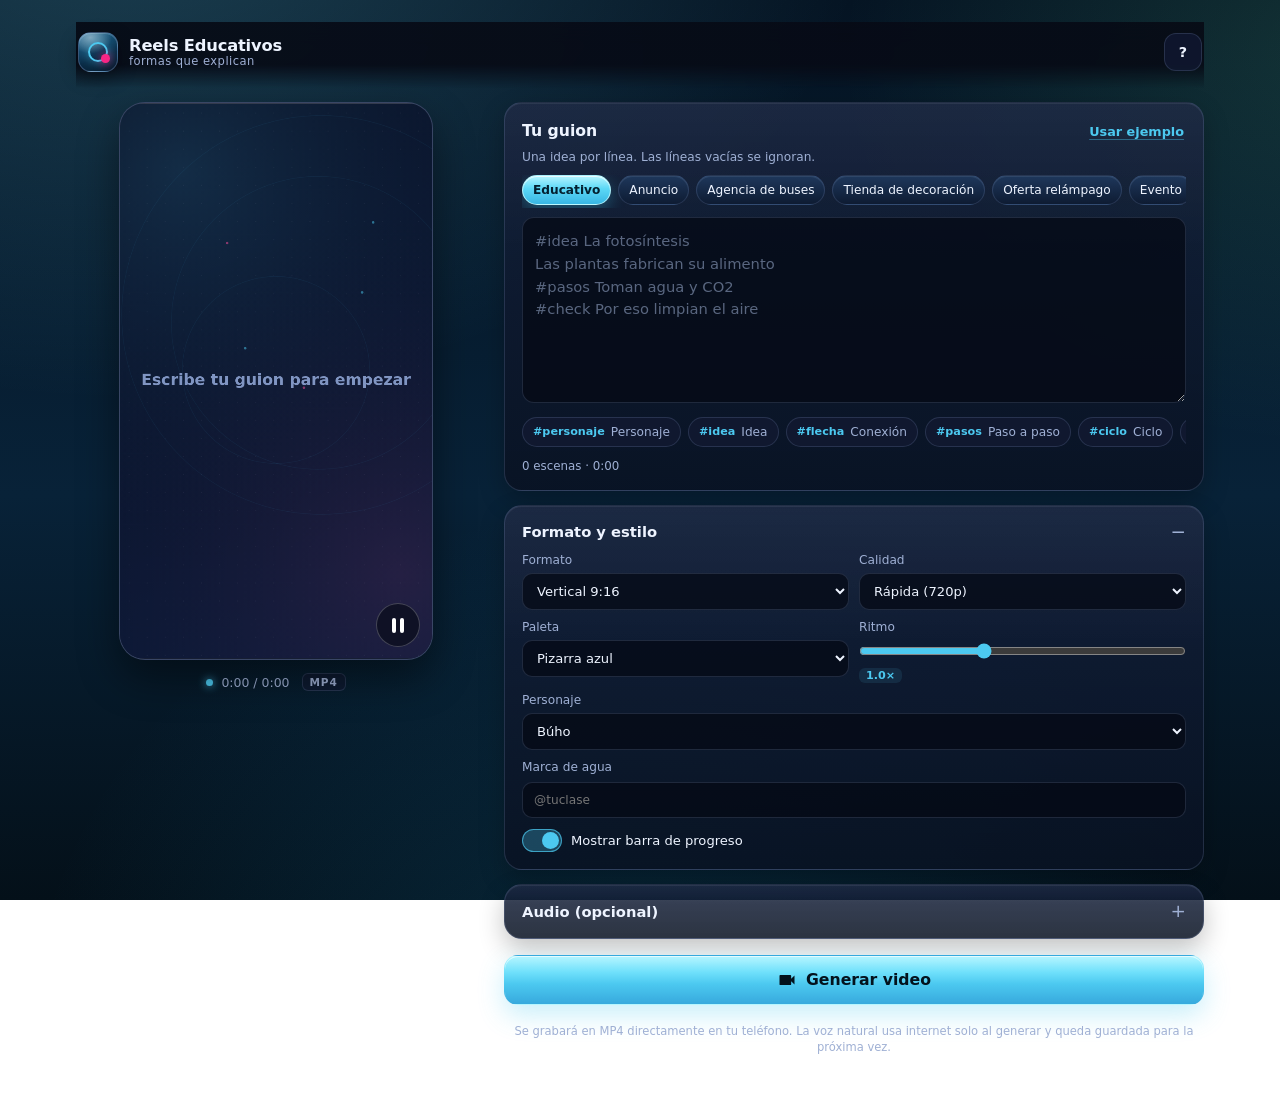
<file: reels-educativos/reel-educativo.html>
<!DOCTYPE html>
<html lang="es">
<head>
  <!-- Archivo único generado por herramientas/empaquetar.py. Funciona sin servidor; para instalar la PWA usa la carpeta con un hosting https. -->
  <script>window.__REEL_UNICO__ = true;</script>
  <meta charset="utf-8">
  <meta name="viewport" content="width=device-width, initial-scale=1, viewport-fit=cover">
  <meta name="theme-color" content="#0b1020">
  <meta name="description" content="Crea videos educativos verticales con dibujos y formas animadas directamente desde tu celular.">
  <meta name="mobile-web-app-capable" content="yes">
  <meta name="apple-mobile-web-app-capable" content="yes">
  <meta name="apple-mobile-web-app-status-bar-style" content="black-translucent">
  <meta name="apple-mobile-web-app-title" content="Reels Educa">
  <title>Reels Educativos · formas que explican</title>
  <link rel="icon" href="[data-uri]" sizes="192x192">
  <link rel="apple-touch-icon" href="[data-uri]">
  <style>
:root {
  --fondo: #070b16;
  --fondo-2: #0b1020;
  --panel: rgba(18, 26, 51, 0.86);
  --panel-solido: #121a33;
  --borde: rgba(148, 170, 220, 0.18);
  --borde-fuerte: rgba(148, 170, 220, 0.34);
  --tinta: #eef4ff;
  --tinta-suave: #9fb0d4;
  --acento: #4cc9f0;
  --acento-2: #f72585;
  --ok: #3ddc97;
  --radio: 18px;
  --sombra: 0 18px 40px rgba(0, 0, 0, 0.45);
  --fuente: "Segoe UI", "Roboto", system-ui, -apple-system, "Helvetica Neue", Arial, sans-serif;
}

* {
  box-sizing: border-box;
}

html {
  -webkit-text-size-adjust: 100%;
}

body {
  margin: 0;
  min-height: 100svh;
  font-family: var(--fuente);
  color: var(--tinta);
  background:
    radial-gradient(1200px 820px at 10% -12%, rgba(110, 226, 255, 0.22), transparent 62%),
    radial-gradient(900px 700px at 105% 6%, rgba(108, 247, 166, 0.13), transparent 56%),
    radial-gradient(1000px 900px at 50% 118%, rgba(24, 150, 212, 0.20), transparent 62%),
    linear-gradient(180deg, #051423 0%, #082238 55%, #041019 100%);
  background-attachment: fixed;
  -webkit-tap-highlight-color: transparent;
}

button,
input,
select,
textarea {
  font: inherit;
  color: inherit;
}

button {
  cursor: pointer;
}

[hidden] {
  display: none !important;
}

.app {
  width: 100%;
  max-width: 1180px;
  margin: 0 auto;
  padding: max(12px, env(safe-area-inset-top)) 14px calc(28px + env(safe-area-inset-bottom));
}

/* ---------- Cabecera ---------- */

.cabecera {
  position: sticky;
  top: 0;
  z-index: 20;
  display: flex;
  align-items: center;
  justify-content: space-between;
  gap: 12px;
  padding: 10px 2px 12px;
  background: linear-gradient(180deg, rgba(7, 11, 22, 0.92) 65%, rgba(7, 11, 22, 0));
  backdrop-filter: blur(10px);
}

.marca {
  display: flex;
  align-items: center;
  gap: 11px;
  min-width: 0;
}

.marca-logo {
  position: relative;
  flex: 0 0 auto;
  width: 40px;
  height: 40px;
  border-radius: 13px;
  background:
    radial-gradient(80% 60% at 30% 12%, rgba(255, 255, 255, 0.45), transparent 70%),
    linear-gradient(160deg, #1f6f9c, #0a2b46 62%, #071a2b);
  border: 1px solid var(--borde-fuerte);
  box-shadow: inset 0 1px 0 rgba(255, 255, 255, 0.18), 0 6px 18px rgba(0, 0, 0, 0.35);
  overflow: hidden;
}

.marca-logo::before {
  content: "";
  position: absolute;
  inset: 9px;
  border-radius: 50%;
  border: 2.5px solid var(--acento);
  box-shadow: 0 0 12px rgba(76, 201, 240, 0.55);
}

.marca-logo::after {
  content: "";
  position: absolute;
  width: 9px;
  height: 9px;
  right: 7px;
  bottom: 8px;
  border-radius: 50%;
  background: var(--acento-2);
  box-shadow: 0 0 10px rgba(247, 37, 133, 0.7);
}

.marca-texto {
  display: flex;
  flex-direction: column;
  line-height: 1.08;
  min-width: 0;
}

.marca-texto strong {
  font-size: 1.02rem;
  letter-spacing: -0.01em;
  white-space: nowrap;
  overflow: hidden;
  text-overflow: ellipsis;
}

.marca-texto small {
  color: var(--tinta-suave);
  font-size: 0.72rem;
  letter-spacing: 0.04em;
}

.cabecera-acciones {
  display: flex;
  align-items: center;
  gap: 8px;
  flex: 0 0 auto;
}

.boton-icono {
  display: inline-flex;
  align-items: center;
  justify-content: center;
  min-width: 38px;
  height: 38px;
  padding: 0 12px;
  border-radius: 12px;
  border: 1px solid var(--borde);
  background: rgba(18, 26, 51, 0.75);
  color: var(--tinta);
  font-size: 0.9rem;
  font-weight: 600;
  transition: border-color 0.15s, background 0.15s, transform 0.1s;
}

.boton-icono:hover {
  border-color: var(--borde-fuerte);
  background: rgba(28, 40, 74, 0.9);
}

.boton-icono:active {
  transform: scale(0.96);
}

/* ---------- Contenido ---------- */

.contenido {
  display: flex;
  flex-direction: column;
  gap: 16px;
  margin-top: 4px;
}

.columna-preview {
  display: flex;
  flex-direction: column;
  gap: 9px;
  align-items: center;
}

.marco {
  --ratio: 0.5625;
  position: relative;
  width: min(100%, calc(62svh * var(--ratio)), 380px);
  aspect-ratio: 9 / 16;
  border-radius: 22px;
  overflow: hidden;
  background: #0b1020;
  border: 1px solid var(--borde-fuerte);
  box-shadow: var(--sombra), inset 0 0 0 1px rgba(255, 255, 255, 0.05), inset 0 2px 0 rgba(255, 255, 255, 0.12);
  transition: background 0.25s;
}

#lienzo {
  position: absolute;
  inset: 0;
  width: 100%;
  height: 100%;
  display: block;
  object-fit: contain;
}

.boton-play {
  position: absolute;
  right: 12px;
  bottom: 12px;
  z-index: 3;
  display: inline-flex;
  align-items: center;
  justify-content: center;
  width: 44px;
  height: 44px;
  padding: 0;
  border: 1px solid rgba(255, 255, 255, 0.22);
  border-radius: 50%;
  color: #fff;
  background: rgba(7, 11, 22, 0.62);
  backdrop-filter: blur(8px);
  transition: transform 0.12s, background 0.15s;
}

.boton-play svg {
  width: 20px;
  height: 20px;
  fill: currentColor;
}

.boton-play:hover {
  background: rgba(7, 11, 22, 0.8);
}

.boton-play:active {
  transform: scale(0.94);
}

.boton-play.reproduciendo svg {
  display: none;
}

.boton-play.reproduciendo::before,
.boton-play.reproduciendo::after {
  content: "";
  display: block;
  width: 4px;
  height: 15px;
  border-radius: 2px;
  background: currentColor;
}

.boton-play.reproduciendo::before {
  margin-right: 4px;
}

.barra-preview {
  display: flex;
  align-items: center;
  gap: 8px;
  min-height: 26px;
  font-size: 0.78rem;
  color: var(--tinta-suave);
  font-variant-numeric: tabular-nums;
}

.punto-vivo {
  width: 7px;
  height: 7px;
  border-radius: 50%;
  background: var(--acento);
  box-shadow: 0 0 8px var(--acento);
  animation: latido 2.4s ease-in-out infinite;
}

@keyframes latido {
  0%, 100% { opacity: 1; }
  50% { opacity: 0.35; }
}

.etiqueta {
  margin-left: 4px;
  padding: 2px 7px;
  border-radius: 6px;
  border: 1px solid var(--borde);
  background: rgba(18, 26, 51, 0.7);
  color: var(--tinta-suave);
  font-size: 0.66rem;
  font-weight: 700;
  letter-spacing: 0.08em;
}

/* ---------- Capa de grabación ---------- */

.capa-grabacion {
  position: absolute;
  inset: 0;
  z-index: 5;
  display: flex;
  flex-direction: column;
  align-items: center;
  justify-content: center;
  gap: 12px;
  padding: 20px;
  background: rgba(5, 8, 16, 0.82);
  backdrop-filter: blur(6px);
  text-align: center;
}

.capa-grabacion.grabando {
  background: linear-gradient(180deg, rgba(5, 8, 16, 0) 55%, rgba(5, 8, 16, 0.72));
  backdrop-filter: none;
  justify-content: flex-end;
  padding-bottom: 16px;
  pointer-events: none;
}

.capa-grabacion.grabando .cuenta {
  display: none;
}

.capa-grabacion.grabando .estado-grabacion {
  max-width: none;
  padding: 6px 13px;
  border-radius: 999px;
  background: rgba(5, 8, 16, 0.72);
  border: 1px solid rgba(255, 255, 255, 0.16);
  color: #ffb3d1;
  font-weight: 700;
  font-size: 0.78rem;
  letter-spacing: 0.02em;
}

.capa-grabacion.grabando .barra-grabacion {
  background: rgba(255, 255, 255, 0.22);
}

.capa-grabacion.grabando .boton-cancelar {
  pointer-events: auto;
  background: rgba(5, 8, 16, 0.72);
}

.cuenta {
  font-size: clamp(3.6rem, 18vw, 6rem);
  font-weight: 800;
  line-height: 1;
  color: var(--acento);
  text-shadow: 0 0 30px rgba(76, 201, 240, 0.55);
  font-variant-numeric: tabular-nums;
}

.cuenta.pulso {
  animation: pulso 0.62s ease-out;
}

@keyframes pulso {
  0% { transform: scale(0.6); opacity: 0; }
  45% { transform: scale(1.06); opacity: 1; }
  100% { transform: scale(1); opacity: 1; }
}

.estado-grabacion {
  max-width: 240px;
  font-size: 0.84rem;
  color: var(--tinta-suave);
  line-height: 1.4;
}

.barra-grabacion {
  width: min(200px, 70%);
  height: 5px;
  border-radius: 999px;
  background: rgba(255, 255, 255, 0.14);
  overflow: hidden;
}

.barra-grabacion span {
  display: block;
  width: 0%;
  height: 100%;
  border-radius: inherit;
  background: linear-gradient(90deg, var(--acento), var(--acento-2));
  transition: width 0.12s linear;
}

.boton-cancelar {
  margin-top: 4px;
  padding: 8px 16px;
  border-radius: 10px;
  border: 1px solid rgba(255, 255, 255, 0.22);
  background: transparent;
  color: var(--tinta-suave);
  font-size: 0.8rem;
}

.boton-cancelar:hover {
  color: var(--tinta);
  border-color: var(--borde-fuerte);
}

/* ---------- Editor ---------- */

.columna-editor {
  display: flex;
  flex-direction: column;
  gap: 12px;
  min-width: 0;
}

.tarjeta {
  padding: 14px;
  border-radius: var(--radio);
  border: 1px solid var(--borde);
  background:
    linear-gradient(180deg, rgba(255, 255, 255, 0.045), rgba(255, 255, 255, 0) 38%),
    linear-gradient(180deg, rgba(20, 32, 60, 0.84), rgba(9, 18, 34, 0.86));
  box-shadow: 0 10px 26px rgba(0, 0, 0, 0.24), inset 0 1px 0 rgba(255, 255, 255, 0.07);
}

.tarjeta > summary {
  cursor: pointer;
  font-weight: 700;
  font-size: 0.92rem;
  list-style: none;
  display: flex;
  align-items: center;
  justify-content: space-between;
  gap: 8px;
}

.tarjeta > summary::-webkit-details-marker {
  display: none;
}

.tarjeta > summary::after {
  content: "+";
  color: var(--tinta-suave);
  font-weight: 400;
  font-size: 1.15rem;
  line-height: 1;
  transition: transform 0.2s;
}

.tarjeta[open] > summary::after {
  content: "−";
}

.tarjeta > summary + * {
  margin-top: 12px;
}

.fila-titulo {
  display: flex;
  align-items: baseline;
  justify-content: space-between;
  gap: 10px;
}

.fila-titulo label {
  font-weight: 700;
  font-size: 0.98rem;
}

.enlace {
  padding: 4px 2px;
  border: 0;
  background: none;
  color: var(--acento);
  font-size: 0.8rem;
  font-weight: 600;
  text-decoration: underline;
  text-underline-offset: 3px;
  text-decoration-color: rgba(76, 201, 240, 0.4);
}

.enlace:hover {
  text-decoration-color: currentColor;
}

.enlace.ancho {
  display: block;
  width: 100%;
  margin-top: 10px;
  text-align: center;
}

.ayuda {
  margin: 6px 0 9px;
  font-size: 0.76rem;
  color: var(--tinta-suave);
  line-height: 1.4;
}

textarea {
  width: 100%;
  min-height: 150px;
  padding: 12px;
  resize: vertical;
  border-radius: 12px;
  border: 1px solid var(--borde);
  background: rgba(5, 9, 20, 0.72);
  color: var(--tinta);
  font-size: 0.92rem;
  line-height: 1.55;
  outline: none;
  transition: border-color 0.15s, box-shadow 0.15s;
}

textarea:focus {
  border-color: rgba(76, 201, 240, 0.6);
  box-shadow: 0 0 0 3px rgba(76, 201, 240, 0.12);
}

textarea::placeholder {
  color: rgba(159, 176, 212, 0.55);
}

.chips {
  display: flex;
  gap: 7px;
  margin-top: 10px;
  padding-bottom: 3px;
  overflow-x: auto;
  scrollbar-width: none;
}

.chips::-webkit-scrollbar {
  display: none;
}

/* ---------- Temáticas ---------- */

.tematicas {
  display: flex;
  gap: 7px;
  margin: 8px 0 9px;
  padding-bottom: 3px;
  overflow-x: auto;
  scrollbar-width: none;
}

.tematicas::-webkit-scrollbar {
  display: none;
}

.chip.tematica {
  color: var(--tinta);
  background: linear-gradient(180deg, rgba(31, 58, 96, 0.9), rgba(14, 27, 50, 0.9));
  box-shadow: inset 0 1px 0 rgba(255, 255, 255, 0.08);
}

.chip.tematica:hover,
.chip.tematica:focus-visible {
  border-color: rgba(140, 240, 255, 0.55);
}

.chip.tematica.activo {
  color: #04202f;
  font-weight: 700;
  border-color: rgba(190, 250, 255, 0.85);
  background: linear-gradient(180deg, #b5f5ff, #5cd8f6 45%, #38b6e4);
  box-shadow: 0 6px 16px rgba(60, 200, 240, 0.3), inset 0 1px 0 rgba(255, 255, 255, 0.7);
}

.chip {
  flex: 0 0 auto;
  display: inline-flex;
  align-items: center;
  gap: 6px;
  padding: 7px 10px;
  border-radius: 999px;
  border: 1px solid var(--borde);
  background: rgba(18, 26, 51, 0.78);
  color: var(--tinta-suave);
  font-size: 0.76rem;
  transition: border-color 0.15s, color 0.15s, background 0.15s;
}

.chip:hover,
.chip:focus-visible {
  border-color: rgba(76, 201, 240, 0.55);
  color: var(--tinta);
  background: rgba(28, 42, 78, 0.9);
}

.chip-prefijo {
  color: var(--acento);
  font-weight: 700;
  font-size: 0.7rem;
}

.contador {
  margin: 9px 0 0;
  font-size: 0.74rem;
  color: var(--tinta-suave);
  font-variant-numeric: tabular-nums;
}

.rejilla {
  display: grid;
  grid-template-columns: 1fr 1fr;
  gap: 10px;
}

.campo {
  display: flex;
  flex-direction: column;
  gap: 6px;
  font-size: 0.76rem;
  color: var(--tinta-suave);
  min-width: 0;
}

.campo-ancho {
  width: 100%;
  margin-top: 10px;
}

.campo select,
.campo input[type="file"] {
  width: 100%;
  padding: 9px 10px;
  border-radius: 10px;
  border: 1px solid var(--borde);
  background: rgba(5, 9, 20, 0.72);
  color: var(--tinta);
  font-size: 0.82rem;
  outline: none;
}

.campo select:focus {
  border-color: rgba(76, 201, 240, 0.6);
}

.campo input[type="file"] {
  padding: 7px 8px;
  font-size: 0.74rem;
  color: var(--tinta-suave);
}

.campo input[type="file"]::file-selector-button {
  margin-right: 8px;
  padding: 6px 9px;
  border-radius: 8px;
  border: 1px solid var(--borde);
  background: rgba(28, 40, 74, 0.9);
  color: var(--tinta);
  font-size: 0.72rem;
  font-weight: 600;
  cursor: pointer;
}

.campo input[type="range"] {
  width: 100%;
  accent-color: var(--acento);
  margin: 3px 0;
}

.campo output {
  align-self: flex-start;
  padding: 1px 7px;
  border-radius: 6px;
  background: rgba(76, 201, 240, 0.1);
  color: var(--acento);
  font-size: 0.7rem;
  font-weight: 700;
  font-variant-numeric: tabular-nums;
}

.campo input[type="text"],
.campo input:not([type]) {
  width: 100%;
  padding: 10px 11px;
  border-radius: 10px;
  border: 1px solid var(--borde);
  background: rgba(5, 9, 20, 0.72);
  color: var(--tinta);
  outline: none;
}

#marca {
  margin-top: 2px;
}

#marca:focus {
  border-color: rgba(76, 201, 240, 0.6);
}

.tarjeta > .campo {
  margin-top: 10px;
}

.interruptor {
  display: flex;
  align-items: center;
  gap: 9px;
  margin-top: 11px;
  font-size: 0.82rem;
  color: var(--tinta);
  cursor: pointer;
}

.interruptor input[type="checkbox"] {
  appearance: none;
  flex: 0 0 auto;
  width: 40px;
  height: 23px;
  margin: 0;
  border-radius: 999px;
  border: 1px solid var(--borde-fuerte);
  background: rgba(5, 9, 20, 0.8);
  position: relative;
  transition: background 0.18s, border-color 0.18s;
  cursor: pointer;
}

.interruptor input[type="checkbox"]::after {
  content: "";
  position: absolute;
  top: 2px;
  left: 2px;
  width: 17px;
  height: 17px;
  border-radius: 50%;
  background: var(--tinta-suave);
  transition: transform 0.18s, background 0.18s;
}

.interruptor input[type="checkbox"]:checked {
  background: rgba(76, 201, 240, 0.28);
  border-color: rgba(76, 201, 240, 0.7);
}

.interruptor input[type="checkbox"]:checked::after {
  transform: translateX(17px);
  background: var(--acento);
}

.nota {
  margin: 10px 0 0;
  font-size: 0.72rem;
  line-height: 1.5;
  color: var(--tinta-suave);
}

.nota-centrada {
  margin: 4px 2px 0;
  font-size: 0.72rem;
  line-height: 1.45;
  color: var(--tinta-suave);
  text-align: center;
}

/* ---------- Botones principales ---------- */

.boton-principal,
.boton-secundario {
  display: inline-flex;
  align-items: center;
  justify-content: center;
  gap: 9px;
  width: 100%;
  min-height: 50px;
  padding: 12px 18px;
  border-radius: 14px;
  font-size: 0.98rem;
  font-weight: 700;
  border: 1px solid transparent;
  transition: transform 0.1s, filter 0.15s, background 0.15s;
}

.boton-principal {
  margin-top: 2px;
  color: #03121d;
  background: linear-gradient(180deg, #b7f6ff 0%, #6fe0fb 34%, #4cc9f0 58%, #37a9dd 100%);
  box-shadow: 0 10px 26px rgba(76, 201, 240, 0.3), inset 0 1px 0 rgba(255, 255, 255, 0.65);
}

.boton-principal:hover {
  filter: brightness(1.06);
}

.boton-principal:active {
  transform: scale(0.985);
}

.boton-principal:disabled {
  filter: grayscale(0.4) brightness(0.7);
  cursor: not-allowed;
  box-shadow: none;
}

.boton-principal svg {
  width: 20px;
  height: 20px;
  fill: currentColor;
}

.boton-secundario {
  color: var(--tinta);
  border-color: var(--borde-fuerte);
  background: rgba(18, 26, 51, 0.85);
}

.boton-secundario:hover {
  background: rgba(28, 40, 74, 0.95);
}

.boton-secundario.compacto {
  width: auto;
  min-height: 40px;
  margin-top: 10px;
  padding: 8px 14px;
  font-size: 0.8rem;
  border-radius: 10px;
}

.boton-secundario.ancho {
  margin-top: 14px;
}

/* ---------- Hojas (resultado y ayuda) ---------- */

.fondo-hoja {
  position: fixed;
  inset: 0;
  z-index: 40;
  background: rgba(3, 6, 13, 0.66);
  backdrop-filter: blur(3px);
  animation: aparecer 0.2s ease-out;
}

@keyframes aparecer {
  from { opacity: 0; }
  to { opacity: 1; }
}

.hoja {
  position: fixed;
  z-index: 50;
  left: 0;
  right: 0;
  bottom: 0;
  max-height: 92svh;
  overflow-y: auto;
  padding: 18px 18px calc(20px + env(safe-area-inset-bottom));
  border-radius: 24px 24px 0 0;
  border: 1px solid var(--borde-fuerte);
  border-bottom: 0;
  background: linear-gradient(180deg, #141d39, #0a1122 70%);
  box-shadow: 0 -20px 50px rgba(0, 0, 0, 0.5);
  animation: subir 0.26s cubic-bezier(0.2, 0.9, 0.25, 1);
}

@keyframes subir {
  from { transform: translateY(24px); opacity: 0; }
  to { transform: translateY(0); opacity: 1; }
}

.hoja-cabecera {
  display: flex;
  align-items: center;
  justify-content: space-between;
  gap: 12px;
  margin-bottom: 12px;
}

.hoja-cabecera h2 {
  margin: 0;
  font-size: 1.06rem;
  letter-spacing: -0.01em;
}

#video-resultado {
  display: block;
  width: 100%;
  max-height: 52svh;
  border-radius: 14px;
  background: #000;
  border: 1px solid var(--borde);
}

.info-resultado {
  margin: 10px 0 12px;
  font-size: 0.78rem;
  color: var(--tinta-suave);
  text-align: center;
  font-variant-numeric: tabular-nums;
}

.acciones {
  display: grid;
  grid-template-columns: 1.3fr 1fr;
  gap: 10px;
}

.acciones .boton-principal {
  margin: 0;
}

.ayuda-contenido {
  font-size: 0.86rem;
  line-height: 1.55;
  color: var(--tinta-suave);
}

.ayuda-contenido p {
  margin: 0 0 10px;
}

.ayuda-contenido strong {
  color: var(--tinta);
}

.lista-visuales {
  margin: 0 0 12px;
  padding: 0;
  list-style: none;
  display: grid;
  grid-template-columns: 1fr 1fr;
  gap: 7px;
}

.lista-visuales li {
  padding: 7px 9px;
  border-radius: 9px;
  border: 1px solid var(--borde);
  background: rgba(5, 9, 20, 0.55);
  font-size: 0.74rem;
  line-height: 1.3;
}

.lista-visuales code {
  display: block;
  margin-bottom: 1px;
  color: var(--acento);
  font-family: ui-monospace, "Cascadia Code", Consolas, monospace;
  font-size: 0.7rem;
  font-weight: 700;
}

/* ---------- Aviso ---------- */

.aviso {
  position: fixed;
  left: 50%;
  bottom: calc(20px + env(safe-area-inset-bottom));
  z-index: 80;
  width: max-content;
  max-width: min(92vw, 420px);
  padding: 11px 16px;
  border-radius: 12px;
  border: 1px solid var(--borde-fuerte);
  background: rgba(14, 21, 42, 0.97);
  color: var(--tinta);
  font-size: 0.8rem;
  line-height: 1.35;
  text-align: center;
  box-shadow: var(--sombra);
  transform: translate(-50%, 0);
  animation: subir 0.22s ease-out;
}

/* ---------- Escritorio ---------- */

@media (min-width: 900px) {
  .app {
    padding: 22px 26px 40px;
  }

  .cabecera {
    padding-bottom: 16px;
  }

  .contenido {
    display: grid;
    grid-template-columns: minmax(300px, 400px) minmax(0, 1fr);
    gap: 28px;
    align-items: start;
    margin-top: 14px;
  }

  .columna-preview {
    position: sticky;
    top: 92px;
  }

  .marco {
    width: min(100%, calc(62svh * var(--ratio)), 360px);
    border-radius: 26px;
  }

  .columna-editor {
    gap: 14px;
  }

  .tarjeta {
    padding: 17px;
  }

  .hoja {
    left: 50%;
    right: auto;
    bottom: auto;
    top: 50%;
    width: min(520px, 94vw);
    max-height: 90vh;
    transform: translate(-50%, -50%);
    border-radius: 22px;
    border-bottom: 1px solid var(--borde-fuerte);
    animation: aparecer 0.2s ease-out;
  }

  #video-resultado {
    max-height: 46vh;
  }
}

@media (max-width: 380px) {
  .rejilla {
    grid-template-columns: 1fr;
  }

  .acciones {
    grid-template-columns: 1fr;
  }

  .lista-visuales {
    grid-template-columns: 1fr;
  }
}

@media (prefers-reduced-motion: reduce) {
  *,
  *::before,
  *::after {
    animation-duration: 0.001ms !important;
    animation-iteration-count: 1 !important;
    transition-duration: 0.001ms !important;
  }
}

:focus-visible {
  outline: 2px solid var(--acento);
  outline-offset: 2px;
}

</style>
</head>
<body>
  <div class="app">
    <header class="cabecera">
      <div class="marca">
        <span class="marca-logo" aria-hidden="true"></span>
        <div class="marca-texto">
          <strong>Reels Educativos</strong>
          <small>formas que explican</small>
        </div>
      </div>
      <div class="cabecera-acciones">
        <button class="boton-icono" id="btn-instalar" hidden>Instalar</button>
        <button class="boton-icono" id="btn-ayuda" aria-label="Ayuda">?</button>
      </div>
    </header>

    <main class="contenido">
      <section class="columna-preview">
        <div class="marco" id="marco">
          <canvas id="lienzo" width="720" height="1280" aria-label="Vista previa del video"></canvas>
          <div class="capa-grabacion" id="capa-grabacion" hidden>
            <div class="cuenta" id="cuenta"></div>
            <div class="estado-grabacion" id="estado-grabacion">Preparando…</div>
            <div class="barra-grabacion"><span id="barra-grabacion-relleno"></span></div>
            <button class="boton-cancelar" id="btn-cancelar" hidden>Cancelar</button>
          </div>
          <button class="boton-play" id="btn-play" aria-label="Reproducir o pausar">
            <svg viewBox="0 0 24 24" aria-hidden="true"><path d="M8 5v14l11-7z"/></svg>
          </button>
        </div>
        <div class="barra-preview">
          <span class="punto-vivo" aria-hidden="true"></span>
          <span id="tiempo">0:00 / 0:00</span>
          <span class="etiqueta" id="etiqueta-mime">MP4</span>
        </div>
      </section>

      <section class="columna-editor">
        <div class="tarjeta">
          <div class="fila-titulo">
            <label for="guion">Tu guion</label>
            <button class="enlace" id="btn-ejemplo">Usar ejemplo</button>
          </div>
          <p class="ayuda">Una idea por línea. Las líneas vacías se ignoran.</p>
          <div class="tematicas" id="tematicas" aria-label="Temáticas"></div>
          <textarea id="guion" rows="7" spellcheck="true" placeholder="#idea La fotosíntesis&#10;Las plantas fabrican su alimento&#10;#pasos Toman agua y CO2&#10;#check Por eso limpian el aire"></textarea>
          <div class="chips" id="chips-visuales" aria-label="Añadir una forma"></div>
          <p class="contador" id="contador">0 escenas · 0:00</p>
        </div>

        <details class="tarjeta" open>
          <summary>Formato y estilo</summary>
          <div class="rejilla">
            <label class="campo">Formato
              <select id="formato">
                <option value="9:16">Vertical 9:16</option>
                <option value="1:1">Cuadrado 1:1</option>
                <option value="16:9">Horizontal 16:9</option>
              </select>
            </label>
            <label class="campo">Calidad
              <select id="calidad">
                <option value="720" selected>Rápida (720p)</option>
                <option value="1080">Alta (1080p, más lenta)</option>
              </select>
            </label>
            <label class="campo">Paleta
              <select id="paleta">
                <option value="pizarra" selected>Pizarra azul</option>
                <option value="menta">Pizarra verde</option>
                <option value="papel">Papel y tinta</option>
                <option value="neon">Neón</option>
                <option value="aero">Frutiger Aero</option>
              </select>
            </label>
            <label class="campo">Ritmo
              <input type="range" id="ritmo" min="0.7" max="1.5" step="0.05" value="1">
              <output id="ritmo-valor">1.0×</output>
            </label>
          </div>
          <label class="campo campo-ancho">Personaje
            <select id="personaje"></select>
          </label>
          <label class="campo">Marca de agua
            <input id="marca" maxlength="30" placeholder="@tuclase" autocomplete="off">
          </label>
          <label class="interruptor">
            <input type="checkbox" id="progreso" checked>
            <span>Mostrar barra de progreso</span>
          </label>
        </details>

        <details class="tarjeta">
          <summary>Audio (opcional)</summary>
          <label class="campo">Música de fondo
            <input type="file" id="musica" accept="audio/*">
          </label>
          <label class="campo">Narración grabada
            <input type="file" id="narracion" accept="audio/*">
          </label>
          <label class="campo">Volumen de la música
            <input type="range" id="volumen" min="0" max="1" step="0.05" value="0.35">
            <output id="volumen-valor">35%</output>
          </label>
          <label class="campo">Voz
            <select id="voz">
              <option value="ninguna">Sin voz (solo música)</option>
              <option value="natural">Voz natural · español</option>
              <option value="natural-mx">Voz natural · latino</option>
              <option value="mic">Mi voz con el micrófono</option>
            </select>
          </label>
          <button class="boton-secundario compacto" id="btn-probar-voz" type="button">Escuchar prueba de voz</button>
          <p class="nota" id="nota-voz">La voz natural se descarga una vez por frase y luego queda guardada en tu teléfono. Necesita internet al generar el video.</p>
          <p class="nota">Sin audio el video se genera igual, en silencio. Si eliges micrófono, narra mientras corre la animación.</p>
        </details>

        <button class="boton-principal" id="btn-generar">
          <svg viewBox="0 0 24 24" aria-hidden="true"><path d="M17 10.5V7a1 1 0 0 0-1-1H4a1 1 0 0 0-1 1v10a1 1 0 0 0 1 1h12a1 1 0 0 0 1-1v-3.5l4 4v-11z"/></svg>
          Generar video
        </button>
        <p class="nota-centrada" id="nota-soporte"></p>
      </section>
    </main>
  </div>

  <div class="fondo-hoja" id="fondo-hoja" hidden></div>

  <section class="hoja" id="hoja-resultado" hidden aria-labelledby="titulo-resultado">
    <div class="hoja-cabecera">
      <h2 id="titulo-resultado">Tu video está listo</h2>
      <button class="boton-icono" id="btn-cerrar-resultado" aria-label="Cerrar">✕</button>
    </div>
    <video id="video-resultado" controls playsinline></video>
    <p class="info-resultado" id="info-resultado"></p>
    <div class="acciones">
      <button class="boton-principal" id="btn-compartir">Compartir</button>
      <button class="boton-secundario" id="btn-descargar">Descargar</button>
    </div>
    <p class="nota-centrada" id="nota-resultado"></p>
    <button class="enlace ancho" id="btn-otro">Crear otro video</button>
  </section>

  <section class="hoja" id="hoja-ayuda" hidden aria-labelledby="titulo-ayuda">
    <div class="hoja-cabecera">
      <h2 id="titulo-ayuda">Cómo funciona</h2>
      <button class="boton-icono" id="btn-cerrar-ayuda" aria-label="Cerrar">✕</button>
    </div>
    <div class="ayuda-contenido">
      <p><strong>1.</strong> Escribe una idea por línea o elige una <strong>temática</strong> para empezar con un guion de ejemplo. Cada línea se convierte en una escena con una forma animada.</p>
      <p><strong>2.</strong> Elige la forma al inicio de la línea:</p>
      <ul class="lista-visuales" id="lista-visuales"></ul>
      <p><strong>3.</strong> En <strong>Formato y estilo</strong> elige un <strong>personaje</strong>: aparecerá como mascota animada en cada escena. Con <code>#personaje</code> el personaje sale grande y dice tu texto en un globo. La paleta <strong>Frutiger Aero</strong> añade cielo, agua, cristal y burbujas brillantes.</p>
      <p><strong>4.</strong> En <strong>Audio</strong> puedes poner música, una narración grabada o una <strong>voz natural</strong> que lee tu guion con acento español o latino. La voz se descarga una vez por frase y queda guardada en el teléfono.</p>
      <p><strong>5.</strong> Pulsa <strong>Generar video</strong>. La animación se reproduce en tiempo real y se graba dentro de tu teléfono.</p>
      <p><strong>6.</strong> Al terminar puedes <strong>compartir</strong> el video con TikTok, Instagram o WhatsApp, o descargarlo.</p>
      <p class="nota"><strong>En iPhone:</strong> para instalarla, toca <em>Compartir</em> en Safari y elige <em>Añadir a pantalla de inicio</em>.</p>
      <p class="nota">El video se genera en tu dispositivo y no hay límite de videos. La voz natural sí usa internet para descargar el audio la primera vez.</p>
      <p class="nota">Para música, usa archivos libres de derechos. El micrófono necesita permiso del navegador.</p>
    </div>
    <button class="boton-secundario ancho" id="btn-cerrar-ayuda-2">Entendido</button>
  </section>

  <div class="aviso" id="aviso" hidden></div>

  <script>
/* Dibujos y formas animadas para los reels educativos.
   Todo se dibuja con Canvas 2D, sin dependencias. */
(function (global) {
  'use strict';

  var TAU = Math.PI * 2;
  var FUENTE = '"Segoe UI", "Roboto", system-ui, -apple-system, "Helvetica Neue", Arial, sans-serif';

  function limitar(v, a, b) { return Math.min(b, Math.max(a, v)); }
  function suave(t) { t = limitar(t, 0, 1); return 1 - Math.pow(1 - t, 3); }
  function suaveIO(t) {
    t = limitar(t, 0, 1);
    return t < 0.5 ? 2 * t * t : 1 - Math.pow(-2 * t + 2, 2) / 2;
  }

  var PALETAS = {
    pizarra: {
      nombre: 'Pizarra azul',
      fondo: '#0a1228', fondo2: '#0d1c3c', panel: '#14264f',
      tinta: '#eef4ff', acento: '#4cc9f0', acento2: '#ff4d9d',
      suave: '#8095c2', tenue: 'rgba(238,244,255,0.16)', oscuro: true
    },
    menta: {
      nombre: 'Pizarra verde',
      fondo: '#06231c', fondo2: '#0a3328', panel: '#103c31',
      tinta: '#e9fff8', acento: '#3ddc97', acento2: '#ffd166',
      suave: '#82aa9c', tenue: 'rgba(233,255,248,0.16)', oscuro: true
    },
    papel: {
      nombre: 'Papel y tinta',
      fondo: '#f3eadb', fondo2: '#fffaf0', panel: '#fffdf8',
      tinta: '#1c2433', acento: '#d1495b', acento2: '#2a6f97',
      suave: '#8a8071', tenue: 'rgba(28,36,51,0.15)', oscuro: false
    },
    neon: {
      nombre: 'Neón',
      fondo: '#0a0618', fondo2: '#170b31', panel: '#1e1142',
      tinta: '#f4eeff', acento: '#b388ff', acento2: '#00e5ff',
      suave: '#937fc0', tenue: 'rgba(244,238,255,0.16)', oscuro: true
    },
    aero: {
      nombre: 'Frutiger Aero',
      fondo: '#cfeeff', fondo2: '#05406d', panel: '#0a4a74',
      tinta: '#f4fdff', acento: '#9cf3ff', acento2: '#6cf7a6',
      suave: '#cdefff', tenue: 'rgba(255,255,255,0.24)', oscuro: true,
      aero: true, kicker: '#075a88', kickerSuave: '#0a527d',
      sombra: 'rgba(3,45,75,0.55)'
    }
  };

  /* ---------- utilidades de dibujo ---------- */

  function rotulo(ctx, txt, x, y, tam, color, peso, alineacion) {
    ctx.save();
    ctx.font = (peso || '800') + ' ' + tam + 'px ' + FUENTE;
    ctx.textAlign = alineacion || 'center';
    ctx.textBaseline = 'middle';
    ctx.fillStyle = color;
    ctx.fillText(txt, x, y);
    ctx.restore();
  }

  function caja(ctx, x, y, w, h, r, relleno, borde, grosor) {
    ctx.save();
    ctx.beginPath();
    if (typeof ctx.roundRect === 'function') {
      ctx.roundRect(x, y, w, h, Math.min(r, w / 2, h / 2));
    } else {
      var rr = Math.min(r, w / 2, h / 2);
      ctx.moveTo(x + rr, y);
      ctx.arcTo(x + w, y, x + w, y + h, rr);
      ctx.arcTo(x + w, y + h, x, y + h, rr);
      ctx.arcTo(x, y + h, x, y, rr);
      ctx.arcTo(x, y, x + w, y, rr);
      ctx.closePath();
    }
    if (relleno) { ctx.fillStyle = relleno; ctx.fill(); }
    if (borde) { ctx.strokeStyle = borde; ctx.lineWidth = grosor || 2; ctx.stroke(); }
    ctx.restore();
  }

  function trazo(ctx, color, grosor, p, construir) {
    ctx.save();
    ctx.strokeStyle = color;
    ctx.lineWidth = grosor;
    ctx.lineCap = 'round';
    ctx.lineJoin = 'round';
    ctx.beginPath();
    construir(ctx);
    ctx.setLineDash([30000, 30000]);
    ctx.lineDashOffset = 30000 * (1 - limitar(p, 0, 1));
    ctx.stroke();
    ctx.restore();
  }

  function circuloTrazo(ctx, x, y, r, color, grosor, p, desde, hasta) {
    ctx.save();
    ctx.strokeStyle = color;
    ctx.lineWidth = grosor;
    ctx.lineCap = 'round';
    ctx.beginPath();
    ctx.arc(x, y, r, desde == null ? -Math.PI / 2 : desde, hasta == null ? -Math.PI / 2 + TAU : hasta);
    ctx.setLineDash([30000, 30000]);
    ctx.lineDashOffset = 30000 * (1 - limitar(p, 0, 1));
    ctx.stroke();
    ctx.restore();
  }

  function puntosBezier(p0, p1, p2, n) {
    var pts = [];
    for (var i = 0; i <= n; i++) {
      var t = i / n;
      var mt = 1 - t;
      pts.push({
        x: mt * mt * p0.x + 2 * mt * t * p1.x + t * t * p2.x,
        y: mt * mt * p0.y + 2 * mt * t * p1.y + t * t * p2.y
      });
    }
    return pts;
  }

  /* ---------- fondo ---------- */

  var cacheFondo = new Map();

  function crearFondo(W, H, pal) {
    var cv = document.createElement('canvas');
    cv.width = W;
    cv.height = H;
    var g = cv.getContext('2d');
    var S = Math.min(W, H);

    var grad = g.createLinearGradient(0, 0, W, H);
    grad.addColorStop(0, pal.fondo);
    grad.addColorStop(1, pal.fondo2);
    g.fillStyle = grad;
    g.fillRect(0, 0, W, H);

    var brillo = g.createRadialGradient(W * 0.2, H * 0.12, 0, W * 0.2, H * 0.12, Math.max(W, H) * 0.75);
    brillo.addColorStop(0, pal.acento);
    brillo.addColorStop(1, 'rgba(0,0,0,0)');
    g.globalAlpha = pal.oscuro ? 0.14 : 0.10;
    g.fillStyle = brillo;
    g.fillRect(0, 0, W, H);

    var brillo2 = g.createRadialGradient(W * 0.9, H * 0.85, 0, W * 0.9, H * 0.85, Math.max(W, H) * 0.7);
    brillo2.addColorStop(0, pal.acento2);
    brillo2.addColorStop(1, 'rgba(0,0,0,0)');
    g.globalAlpha = pal.oscuro ? 0.10 : 0.07;
    g.fillStyle = brillo2;
    g.fillRect(0, 0, W, H);

    g.globalAlpha = 1;
    var paso = S * 0.058;
    g.fillStyle = pal.tinta;
    g.globalAlpha = pal.oscuro ? 0.055 : 0.07;
    for (var y = paso / 2; y < H; y += paso) {
      for (var x = paso / 2; x < W; x += paso) {
        g.beginPath();
        g.arc(x, y, Math.max(1, S * 0.0018), 0, TAU);
        g.fill();
      }
    }
    g.globalAlpha = 1;

    if (!pal.oscuro) {
      g.strokeStyle = 'rgba(28,36,51,0.05)';
      g.lineWidth = Math.max(1, S * 0.0015);
      g.beginPath();
      g.moveTo(0, H * 0.955);
      g.lineTo(W, H * 0.955);
      g.stroke();
    }
    return cv;
  }

  /* Burbuja glossy: burbuja de jabón con brillo y borde de cristal. */
  function burbuja(g, x, y, r, alfa) {
    if (r < 0.6) return;
    var gr = g.createRadialGradient(x - r * 0.34, y - r * 0.40, r * 0.04, x, y, r);
    gr.addColorStop(0, 'rgba(255,255,255,0.92)');
    gr.addColorStop(0.28, 'rgba(255,255,255,0.16)');
    gr.addColorStop(0.68, 'rgba(150,235,255,0.10)');
    gr.addColorStop(1, 'rgba(255,255,255,0.38)');

    g.save();
    g.globalAlpha = alfa;
    g.fillStyle = gr;
    g.beginPath();
    g.arc(x, y, r, 0, TAU);
    g.fill();
    g.strokeStyle = 'rgba(255,255,255,0.55)';
    g.lineWidth = Math.max(0.8, r * 0.055);
    g.stroke();

    g.globalAlpha = alfa * 0.9;
    g.fillStyle = 'rgba(255,255,255,0.85)';
    g.beginPath();
    g.ellipse(x - r * 0.32, y - r * 0.38, r * 0.20, r * 0.12, -0.5, 0, TAU);
    g.fill();
    g.restore();
  }

  /* Fondo Frutiger Aero: cielo y agua brillantes, horizonte, cristal y burbujas. */
  function crearFondoAero(W, H, pal) {
    var cv = document.createElement('canvas');
    cv.width = W;
    cv.height = H;
    var g = cv.getContext('2d');
    var S = Math.min(W, H);

    var cielo = g.createLinearGradient(0, 0, 0, H);
    cielo.addColorStop(0, '#e2f9ff');
    cielo.addColorStop(0.16, '#a9e9ff');
    cielo.addColorStop(0.34, '#6bd2f4');
    cielo.addColorStop(0.47, '#33b0e2');
    cielo.addColorStop(0.52, '#1c93cb');
    cielo.addColorStop(0.53, '#117fb8');
    cielo.addColorStop(0.74, '#0a639c');
    cielo.addColorStop(0.90, '#074d7f');
    cielo.addColorStop(1, '#043458');
    g.fillStyle = cielo;
    g.fillRect(0, 0, W, H);

    var sol = g.createRadialGradient(W * 0.28, H * 0.06, 0, W * 0.28, H * 0.06, Math.max(W, H) * 0.72);
    sol.addColorStop(0, 'rgba(255,255,255,0.95)');
    sol.addColorStop(0.28, 'rgba(255,255,255,0.42)');
    sol.addColorStop(1, 'rgba(255,255,255,0)');
    g.fillStyle = sol;
    g.fillRect(0, 0, W, H);

    /* Colina verde brillante en el horizonte. */
    var yHorizonte = H * 0.505;
    var colina = g.createLinearGradient(0, yHorizonte - H * 0.06, 0, H * 0.62);
    colina.addColorStop(0, 'rgba(190,255,214,0.92)');
    colina.addColorStop(0.45, 'rgba(104,230,150,0.86)');
    colina.addColorStop(1, 'rgba(32,150,96,0.55)');
    g.beginPath();
    g.moveTo(0, H * 0.56);
    g.bezierCurveTo(W * 0.18, H * 0.49, W * 0.36, H * 0.52, W * 0.52, H * 0.545);
    g.bezierCurveTo(W * 0.70, H * 0.57, W * 0.84, H * 0.515, W, H * 0.535);
    g.lineTo(W, H * 0.63);
    g.lineTo(0, H * 0.63);
    g.closePath();
    g.fillStyle = colina;
    g.fill();

    /* Brillo de agua y reflejos horizontales. */
    var agua = g.createLinearGradient(0, H * 0.55, 0, H);
    agua.addColorStop(0, 'rgba(255,255,255,0.20)');
    agua.addColorStop(0.18, 'rgba(180,245,255,0.06)');
    agua.addColorStop(1, 'rgba(0,32,64,0.35)');
    g.fillStyle = agua;
    g.fillRect(0, H * 0.55, W, H * 0.45);

    g.save();
    g.globalAlpha = 0.22;
    g.strokeStyle = '#ffffff';
    g.lineWidth = Math.max(1, S * 0.0022);
    for (var r = 0; r < 9; r++) {
      var ry = H * (0.575 + r * 0.043);
      var ancho = W * (0.10 + (r % 4) * 0.085);
      var bx = W * (0.16 + ((r * 0.23) % 0.66));
      g.beginPath();
      g.moveTo(bx - ancho / 2, ry);
      g.lineTo(bx + ancho / 2, ry);
      g.stroke();
    }
    g.restore();

    /* Franjas de cristal inclinadas. */
    g.save();
    g.globalAlpha = 0.16;
    g.fillStyle = '#ffffff';
    g.beginPath();
    g.moveTo(W * 0.02, -H * 0.05);
    g.lineTo(W * 0.30, -H * 0.05);
    g.lineTo(W * 0.06, H * 0.55);
    g.lineTo(-W * 0.16, H * 0.55);
    g.closePath();
    g.fill();
    g.globalAlpha = 0.09;
    g.beginPath();
    g.moveTo(W * 0.38, -H * 0.05);
    g.lineTo(W * 0.48, -H * 0.05);
    g.lineTo(W * 0.26, H * 0.46);
    g.lineTo(W * 0.16, H * 0.46);
    g.closePath();
    g.fill();
    g.restore();

    /* Burbujas fijas. */
    var burbujas = [
      [0.11, 0.24, 0.030, 0.55], [0.82, 0.17, 0.045, 0.42], [0.68, 0.36, 0.020, 0.55],
      [0.24, 0.44, 0.022, 0.45], [0.90, 0.42, 0.026, 0.40], [0.52, 0.14, 0.016, 0.50],
      [0.16, 0.62, 0.034, 0.32], [0.76, 0.66, 0.022, 0.30], [0.42, 0.70, 0.018, 0.28],
      [0.88, 0.80, 0.028, 0.24], [0.09, 0.86, 0.020, 0.22], [0.60, 0.90, 0.034, 0.20]
    ];
    burbujas.forEach(function (b) {
      burbuja(g, W * b[0], H * b[1], S * b[2], b[3]);
    });

    return cv;
  }

  function fondo(ctx, W, H, nombre, tiempo) {
    var pal = PALETAS[nombre] || PALETAS.pizarra;
    var llave = W + 'x' + H + '-' + nombre;
    var cv = cacheFondo.get(llave);
    if (!cv) {
      if (cacheFondo.size > 6) { cacheFondo.clear(); }
      cv = pal.aero ? crearFondoAero(W, H, pal) : crearFondo(W, H, pal);
      cacheFondo.set(llave, cv);
    }
    ctx.drawImage(cv, 0, 0, W, H);

    var S = Math.min(W, H);
    var t = tiempo || 0;

    if (pal.aero) {
      ctx.save();
      for (var b = 0; b < 10; b++) {
        var vel = 0.012 + (b % 3) * 0.006;
        var subida = (t * vel + b * 0.107) % 1;
        var by = H * (0.98 - subida * 0.94);
        var bx = W * (0.08 + ((b * 0.173 + Math.sin(t * 0.12 + b) * 0.018) % 0.84));
        var r = S * (0.008 + (b % 4) * 0.006);
        burbuja(ctx, bx, by, r, 0.30 + (b % 3) * 0.10);
      }
      ctx.globalAlpha = 0.10;
      ctx.strokeStyle = '#ffffff';
      ctx.lineWidth = Math.max(1, S * 0.003);
      for (var i = 0; i < 2; i++) {
        var yy = H * (0.30 + 0.36 * i) + Math.sin(t * 0.10 + i * 1.7) * S * 0.01;
        ctx.beginPath();
        ctx.moveTo(W * 0.10, yy);
        ctx.bezierCurveTo(W * 0.34, yy - S * 0.02, W * 0.66, yy + S * 0.02, W * 0.90, yy);
        ctx.stroke();
      }
      ctx.restore();
      return;
    }

    ctx.save();
    ctx.globalAlpha = pal.oscuro ? 0.055 : 0.05;
    ctx.strokeStyle = pal.acento;
    ctx.lineWidth = Math.max(1.2, S * 0.0022);
    for (var i = 0; i < 3; i++) {
      var r = S * (0.30 + i * 0.17);
      ctx.beginPath();
      ctx.arc(W * (0.5 + 0.16 * Math.sin(t * 0.05 + i)), H * (0.42 + 0.06 * Math.cos(t * 0.04 + i * 2)), r, 0, TAU);
      ctx.stroke();
    }
    ctx.globalAlpha = pal.oscuro ? 0.5 : 0.35;
    for (var j = 0; j < 7; j++) {
      var ang = t * 0.18 + j * 1.37;
      var rr = S * (0.24 + (j % 3) * 0.15);
      ctx.fillStyle = j % 2 ? pal.acento2 : pal.acento;
      ctx.beginPath();
      ctx.arc(W * 0.5 + Math.cos(ang) * rr * 1.15, H * 0.34 + Math.sin(ang) * rr * 0.8, Math.max(1.5, S * 0.004), 0, TAU);
      ctx.fill();
    }
    ctx.restore();
  }

  /* ---------- formas ---------- */

  function dibujarIdea(ctx, R, p, c, escena, tiempo) {
    var e = suave(p);
    var cx = 0, cy = -R * 0.10;

    ctx.save();
    var g = ctx.createRadialGradient(cx, cy, 0, cx, cy, R * 0.78);
    g.addColorStop(0, c.acento);
    g.addColorStop(1, 'rgba(0,0,0,0)');
    ctx.globalAlpha = 0.22 * e;
    ctx.fillStyle = g;
    ctx.beginPath();
    ctx.arc(cx, cy, R * 0.78, 0, TAU);
    ctx.fill();
    ctx.restore();

    var rayos = 8;
    for (var i = 0; i < rayos; i++) {
      var ang = -Math.PI / 2 + (i / rayos) * TAU;
      if (Math.abs(ang - Math.PI / 2) < 0.35) continue;
      var pr = limitar((e - i * 0.045) * 2.2, 0, 1);
      var r1 = R * 0.46, r2 = R * (0.52 + 0.13 * suave(pr));
      ctx.save();
      ctx.globalAlpha = pr;
      ctx.strokeStyle = i % 3 === 0 ? c.acento2 : c.acento;
      ctx.lineWidth = R * 0.035;
      ctx.lineCap = 'round';
      ctx.beginPath();
      ctx.moveTo(cx + Math.cos(ang) * r1, cy + Math.sin(ang) * r1);
      ctx.lineTo(cx + Math.cos(ang) * r2, cy + Math.sin(ang) * r2);
      ctx.stroke();
      ctx.restore();
    }

    ctx.save();
    ctx.globalAlpha = 0.85;
    ctx.fillStyle = c.panel;
    ctx.beginPath();
    ctx.arc(cx, cy - R * 0.04, R * 0.37, 0, TAU);
    ctx.fill();
    ctx.restore();

    circuloTrazo(ctx, cx, cy - R * 0.04, R * 0.37, c.acento, R * 0.055, limitar(e * 1.12, 0, 1), Math.PI * 0.75, Math.PI * 0.75 + TAU);

    var z = limitar((e - 0.35) * 1.9, 0, 1);
    trazo(ctx, c.acento2, R * 0.045, z, function (x) {
      x.moveTo(cx - R * 0.11, cy + R * 0.02);
      x.lineTo(cx - R * 0.03, cy + R * 0.15);
      x.lineTo(cx + R * 0.09, cy - R * 0.14);
      x.lineTo(cx + R * 0.02, cy + R * 0.15);
      x.lineTo(cx + R * 0.13, cy - R * 0.03);
    });

    var base = limitar((e - 0.55) * 2.2, 0, 1);
    ctx.save();
    ctx.globalAlpha = base;
    ctx.strokeStyle = c.suave;
    ctx.lineWidth = R * 0.038;
    ctx.lineCap = 'round';
    var anchos = [0.34, 0.24, 0.15];
    for (var k = 0; k < 3; k++) {
      var y = cy + R * (0.38 + k * 0.09);
      ctx.beginPath();
      ctx.moveTo(cx - R * anchos[k] / 2, y);
      ctx.lineTo(cx + R * anchos[k] / 2, y);
      ctx.stroke();
    }
    ctx.restore();

    ctx.save();
    ctx.globalAlpha = limitar((e - 0.7) * 2.5, 0, 1);
    ctx.fillStyle = c.acento;
    for (var s = 0; s < 3; s++) {
      var a = tiempo * 0.8 + s * 2.1;
      ctx.beginPath();
      ctx.arc(cx + Math.cos(a) * R * 0.62, cy - R * 0.15 + Math.sin(a) * R * 0.3, R * 0.018, 0, TAU);
      ctx.fill();
    }
    ctx.restore();
  }

  function dibujarFlecha(ctx, R, p, c, escena, tiempo) {
    var e = suave(p);
    var p0 = { x: -R * 0.86, y: R * 0.30 };
    var p1 = { x: -R * 0.05, y: -R * 0.95 };
    var p2 = { x: R * 0.78, y: R * 0.02 };

    ctx.save();
    ctx.globalAlpha = 0.25 * e;
    ctx.fillStyle = c.acento;
    ctx.beginPath();
    ctx.ellipse(0, R * 0.48, R * 0.85, R * 0.10, 0, 0, TAU);
    ctx.fill();
    ctx.restore();

    trazo(ctx, c.acento, R * 0.085, e, function (x) {
      x.moveTo(p0.x, p0.y);
      x.quadraticCurveTo(p1.x, p1.y, p2.x, p2.y);
    });

    var pts = puntosBezier(p0, p1, p2, 30);
    var visibles = Math.floor(pts.length * e);
    for (var i = 0; i < 3; i++) {
      var idx = Math.floor(pts.length * (0.22 + i * 0.26));
      if (idx > visibles) continue;
      ctx.save();
      ctx.globalAlpha = limitar((e - idx / pts.length) * 6, 0, 1);
      ctx.fillStyle = i === 1 ? c.acento2 : c.tinta;
      ctx.beginPath();
      ctx.arc(pts[idx].x, pts[idx].y, R * 0.028, 0, TAU);
      ctx.fill();
      ctx.restore();
    }

    var ang = Math.atan2(p2.y - p1.y, p2.x - p1.x);
    var cab = limitar((e - 0.72) * 3.4, 0, 1);
    ctx.save();
    ctx.translate(p2.x, p2.y);
    ctx.rotate(ang);
    ctx.globalAlpha = cab;
    ctx.strokeStyle = c.acento;
    ctx.lineWidth = R * 0.085;
    ctx.lineCap = 'round';
    ctx.beginPath();
    ctx.moveTo(-R * 0.22, -R * 0.20);
    ctx.lineTo(0, 0);
    ctx.lineTo(-R * 0.22, R * 0.20);
    ctx.stroke();
    ctx.restore();

    ctx.save();
    ctx.globalAlpha = limitar((e - 0.6) * 2.5, 0, 1);
    ctx.strokeStyle = c.acento2;
    ctx.lineWidth = R * 0.03;
    ctx.setLineDash([R * 0.05, R * 0.09]);
    ctx.lineDashOffset = -tiempo * R * 0.08;
    ctx.beginPath();
    ctx.moveTo(-R * 0.72, R * 0.52);
    ctx.lineTo(R * 0.72, R * 0.52);
    ctx.stroke();
    ctx.restore();
  }

  function dibujarPasos(ctx, R, p, c, escena, tiempo) {
    var e = suave(p);
    var total = 3;
    var xs = [-R * 0.64, 0, R * 0.64];
    var y = R * 0.02;
    var items = (escena.extra && escena.extra.items) || [];

    ctx.save();
    ctx.strokeStyle = c.tenue;
    ctx.lineWidth = R * 0.04;
    ctx.lineCap = 'round';
    ctx.beginPath();
    ctx.moveTo(xs[0], y);
    ctx.lineTo(xs[total - 1], y);
    ctx.stroke();
    ctx.restore();

    var avance = limitar(e * 1.2, 0, 1);
    ctx.save();
    ctx.strokeStyle = c.acento;
    ctx.lineWidth = R * 0.045;
    ctx.lineCap = 'round';
    ctx.beginPath();
    ctx.moveTo(xs[0], y);
    ctx.lineTo(xs[0] + (xs[total - 1] - xs[0]) * avance, y);
    ctx.stroke();
    ctx.restore();

    for (var i = 0; i < total; i++) {
      var pi = limitar((e - i * 0.16) * 3, 0, 1);
      if (pi <= 0) continue;
      var activo = avance >= i / (total - 1) - 0.02;
      ctx.save();
      ctx.globalAlpha = pi;
      var esc = 0.7 + 0.3 * suave(pi);
      ctx.translate(xs[i], y);
      ctx.scale(esc, esc);
      ctx.fillStyle = activo ? c.acento : c.panel;
      ctx.beginPath();
      ctx.arc(0, 0, R * 0.17, 0, TAU);
      ctx.fill();
      ctx.strokeStyle = activo ? c.acento : c.tenue;
      ctx.lineWidth = R * 0.03;
      ctx.stroke();
      ctx.restore();

      ctx.save();
      ctx.globalAlpha = pi;
      var colorNum = activo ? (c.oscuro ? '#07101f' : '#fffdf8') : c.suave;
      rotulo(ctx, String(i + 1), xs[i], y + R * 0.008, R * 0.16, colorNum, '800');
      ctx.restore();

      if (items[i]) {
        ctx.save();
        ctx.globalAlpha = limitar((e - i * 0.16 - 0.12) * 3, 0, 1);
        rotulo(ctx, recortar(items[i], 11), xs[i], y + R * 0.34, R * 0.092, c.tinta, '700');
        ctx.restore();
      }
    }

    var px = xs[0] + (xs[total - 1] - xs[0]) * avance;
    ctx.save();
    ctx.globalAlpha = limitar(e * 2, 0, 1);
    ctx.fillStyle = c.acento2;
    ctx.beginPath();
    ctx.arc(px, y - R * 0.27, R * 0.045, 0, TAU);
    ctx.fill();
    ctx.globalAlpha = 0.3;
    ctx.beginPath();
    ctx.arc(px, y - R * 0.27, R * 0.09, 0, TAU);
    ctx.fill();
    ctx.restore();
  }

  function dibujarCiclo(ctx, R, p, c, escena, tiempo) {
    var e = suave(p);
    var r = R * 0.56;
    var inicio = -Math.PI / 2;
    var fin = inicio + TAU * 0.82;

    circuloTrazo(ctx, 0, 0, r, c.tenue, R * 0.035, 1, inicio, inicio + TAU);
    circuloTrazo(ctx, 0, 0, r, c.acento, R * 0.055, e, inicio, fin);

    var ang = fin;
    var hx = Math.cos(ang) * r, hy = Math.sin(ang) * r;
    var cab = limitar((e - 0.8) * 4, 0, 1);
    ctx.save();
    ctx.translate(hx, hy);
    ctx.rotate(ang + Math.PI / 2);
    ctx.globalAlpha = cab;
    ctx.strokeStyle = c.acento;
    ctx.lineWidth = R * 0.05;
    ctx.lineCap = 'round';
    ctx.beginPath();
    ctx.moveTo(-R * 0.11, -R * 0.10);
    ctx.lineTo(0, 0);
    ctx.lineTo(R * 0.11, -R * 0.10);
    ctx.stroke();
    ctx.restore();

    for (var i = 0; i < 3; i++) {
      var pi = limitar((e - i * 0.14) * 3, 0, 1);
      var a = inicio + (i / 3) * TAU + tiempo * 0.25;
      var x = Math.cos(a) * r, y = Math.sin(a) * r;
      ctx.save();
      ctx.globalAlpha = pi;
      ctx.fillStyle = c.panel;
      ctx.beginPath();
      ctx.arc(x, y, R * 0.115, 0, TAU);
      ctx.fill();
      ctx.strokeStyle = i === 1 ? c.acento2 : c.acento;
      ctx.lineWidth = R * 0.03;
      ctx.stroke();
      ctx.fillStyle = i === 1 ? c.acento2 : c.acento;
      ctx.beginPath();
      ctx.arc(x, y, R * 0.035, 0, TAU);
      ctx.fill();
      ctx.restore();
    }

    ctx.save();
    ctx.globalAlpha = 0.9;
    ctx.fillStyle = c.panel;
    ctx.beginPath();
    ctx.arc(0, 0, R * 0.27, 0, TAU);
    ctx.fill();
    ctx.restore();
    rotulo(ctx, '↻', 0, -R * 0.015, R * 0.42, c.tinta, '600');
  }

  function dibujarComparar(ctx, R, p, c, escena, tiempo) {
    var e = suave(p);
    var r = R * 0.46;
    var dx = R * 0.27;
    var extra = escena.extra || {};

    ctx.save();
    ctx.globalAlpha = 0.10 * e;
    ctx.fillStyle = c.acento;
    ctx.beginPath();
    ctx.arc(-dx, 0, r, 0, TAU);
    ctx.fill();
    ctx.fillStyle = c.acento2;
    ctx.beginPath();
    ctx.arc(dx, 0, r, 0, TAU);
    ctx.fill();
    if (e > 0.35) {
      ctx.save();
      ctx.beginPath();
      ctx.arc(-dx, 0, r, 0, TAU);
      ctx.clip();
      ctx.globalAlpha = 0.20 * limitar((e - 0.35) * 3, 0, 1);
      ctx.fillStyle = c.acento2;
      ctx.beginPath();
      ctx.arc(dx, 0, r, 0, TAU);
      ctx.fill();
      ctx.restore();
    }
    ctx.restore();

    circuloTrazo(ctx, -dx, 0, r, c.acento, R * 0.035, limitar(e * 1.15, 0, 1));
    circuloTrazo(ctx, dx, 0, r, c.acento2, R * 0.035, limitar((e - 0.12) * 1.15, 0, 1));

    ctx.save();
    ctx.globalAlpha = limitar((e - 0.3) * 2.5, 0, 1);
    rotulo(ctx, recortar(extra.a || 'A', 9).toUpperCase(), -dx - R * 0.13, -R * 0.01, R * 0.14, c.acento, '800');
    rotulo(ctx, recortar(extra.b || 'B', 9).toUpperCase(), dx + R * 0.13, -R * 0.01, R * 0.14, c.acento2, '800');
    rotulo(ctx, 'vs', 0, R * 0.02, R * 0.11, c.suave, '800');
    ctx.restore();

    ctx.save();
    ctx.globalAlpha = limitar((e - 0.55) * 2, 0, 1);
    ctx.strokeStyle = c.tinta;
    ctx.lineWidth = R * 0.02;
    ctx.setLineDash([R * 0.03, R * 0.05]);
    ctx.beginPath();
    ctx.moveTo(-R * 0.06, R * 0.55);
    ctx.lineTo(R * 0.06, R * 0.55);
    ctx.stroke();
    ctx.restore();
  }

  function dibujarGrafico(ctx, R, p, c, escena, tiempo) {
    var e = suave(p);
    var baseY = R * 0.62;
    var izq = -R * 0.82;
    var der = R * 0.82;

    ctx.save();
    ctx.strokeStyle = c.tenue;
    ctx.lineWidth = R * 0.015;
    for (var g = 0; g < 3; g++) {
      var gy = baseY - R * 0.38 * g;
      ctx.beginPath();
      ctx.moveTo(izq, gy);
      ctx.lineTo(der, gy);
      ctx.stroke();
    }
    ctx.beginPath();
    ctx.moveTo(izq, baseY);
    ctx.lineTo(der, baseY);
    ctx.stroke();
    ctx.restore();

    var alturas = [0.42, 0.72, 0.56, 1.0];
    var ancho = R * 0.20;
    var sep = (der - izq) / 4;
    var tops = [];
    for (var i = 0; i < 4; i++) {
      var pi = limitar((e - i * 0.11) * 2.2, 0, 1);
      var h = alturas[i] * R * 0.62 * suaveIO(pi);
      var x = izq + sep * (i + 0.5);
      var col = i === 3 ? c.acento2 : c.acento;
      var alfa = i === 3 ? 1 : 0.78;
      ctx.save();
      ctx.globalAlpha = alfa * limitar(pi * 2, 0, 1);
      var grad = ctx.createLinearGradient(0, baseY, 0, baseY - h);
      grad.addColorStop(0, col);
      grad.addColorStop(1, col);
      ctx.fillStyle = grad;
      ctx.beginPath();
      if (typeof ctx.roundRect === 'function') {
        ctx.roundRect(x - ancho / 2, baseY - h, ancho, h, [ancho * 0.32, ancho * 0.32, 2, 2]);
      } else {
        ctx.rect(x - ancho / 2, baseY - h, ancho, h);
      }
      ctx.fill();
      ctx.restore();
      tops.push({ x: x, y: baseY - h, listo: pi > 0.95 });
    }

    var pl = limitar((e - 0.55) * 2.4, 0, 1);
    if (pl > 0) {
      ctx.save();
      ctx.strokeStyle = c.tinta;
      ctx.globalAlpha = 0.65;
      ctx.lineWidth = R * 0.022;
      ctx.lineCap = 'round';
      ctx.beginPath();
      var hasta = Math.max(1, Math.floor(tops.length * pl));
      for (var k = 0; k < hasta; k++) {
        if (k === 0) ctx.moveTo(tops[k].x, tops[k].y);
        else ctx.lineTo(tops[k].x, tops[k].y);
      }
      ctx.stroke();
      ctx.globalAlpha = 1;
      ctx.fillStyle = c.acento2;
      for (var d = 0; d < hasta; d++) {
        ctx.beginPath();
        ctx.arc(tops[d].x, tops[d].y, R * 0.028, 0, TAU);
        ctx.fill();
      }
      ctx.restore();
    }

    ctx.save();
    ctx.globalAlpha = limitar((e - 0.3) * 2, 0, 1);
    ctx.fillStyle = c.suave;
    for (var t = 0; t < 4; t++) {
      var tx = izq + sep * (t + 0.5);
      ctx.beginPath();
      ctx.arc(tx, baseY + R * 0.13, R * 0.018, 0, TAU);
      ctx.fill();
    }
    ctx.restore();
  }

  function dibujarNumero(ctx, R, p, c, escena, tiempo) {
    var e = suave(p);
    var r = R * 0.56;
    var texto = (escena.extra && escena.extra.numero) || '1';

    ctx.save();
    ctx.globalAlpha = 0.12 * e;
    ctx.fillStyle = c.acento;
    ctx.beginPath();
    ctx.arc(0, 0, r, 0, TAU);
    ctx.fill();
    ctx.restore();

    circuloTrazo(ctx, 0, 0, r, c.tenue, R * 0.03, 1);
    var ang = -Math.PI / 2 + TAU * 0.82 * e;
    circuloTrazo(ctx, 0, 0, r, c.acento, R * 0.055, e, -Math.PI / 2, -Math.PI / 2 + TAU * 0.82);

    var esc = 0.82 + 0.18 * suave(limitar(e * 1.4, 0, 1));
    ctx.save();
    ctx.translate(Math.cos(ang) * r, Math.sin(ang) * r);
    ctx.globalAlpha = limitar((e - 0.05) * 3, 0, 1);
    ctx.fillStyle = c.acento2;
    ctx.beginPath();
    ctx.arc(0, 0, R * 0.055, 0, TAU);
    ctx.fill();
    ctx.restore();

    ctx.save();
    ctx.translate(0, R * 0.02);
    ctx.scale(esc, esc);
    var tam = R * 0.56;
    if (String(texto).length > 3) tam = R * 0.42;
    rotulo(ctx, String(texto), 0, 0, tam, c.tinta, '800');
    ctx.restore();

    ctx.save();
    ctx.globalAlpha = limitar((e - 0.4) * 2, 0, 1);
    ctx.strokeStyle = c.acento2;
    ctx.lineWidth = R * 0.03;
    ctx.lineCap = 'round';
    ctx.beginPath();
    ctx.moveTo(-R * 0.20, R * 0.72);
    ctx.lineTo(R * 0.20, R * 0.72);
    ctx.stroke();
    ctx.restore();
  }

  function dibujarCheck(ctx, R, p, c, escena, tiempo) {
    var e = suave(p);
    var r = R * 0.54;

    ctx.save();
    ctx.globalAlpha = 0.10 * e;
    ctx.fillStyle = c.acento;
    ctx.beginPath();
    ctx.arc(0, 0, r, 0, TAU);
    ctx.fill();
    ctx.restore();

    circuloTrazo(ctx, 0, 0, r, c.acento, R * 0.05, limitar(e * 1.2, 0, 1));

    var pc = limitar((e - 0.28) * 2.1, 0, 1);
    trazo(ctx, c.tinta, R * 0.075, pc, function (x) {
      x.moveTo(-R * 0.26, R * 0.02);
      x.lineTo(-R * 0.06, R * 0.22);
      x.lineTo(R * 0.30, -R * 0.24);
    });

    var pb = limitar((e - 0.55) * 2.6, 0, 1);
    for (var i = 0; i < 8; i++) {
      var ang = (i / 8) * TAU + Math.PI / 8;
      var r1 = r * 1.12, r2 = r * (1.12 + 0.12 * pb);
      ctx.save();
      ctx.globalAlpha = pb;
      ctx.strokeStyle = i % 2 ? c.acento2 : c.acento;
      ctx.lineWidth = R * 0.028;
      ctx.lineCap = 'round';
      ctx.beginPath();
      ctx.moveTo(Math.cos(ang) * r1, Math.sin(ang) * r1);
      ctx.lineTo(Math.cos(ang) * r2, Math.sin(ang) * r2);
      ctx.stroke();
      ctx.restore();
    }
  }

  function dibujarFormula(ctx, R, p, c, escena, tiempo) {
    var e = suave(p);
    var texto = escena.texto || 'a + b = c';
    var tokens = texto.replace(/=/g, ' = ').replace(/→/g, ' → ').split(/\s+/).filter(Boolean).slice(0, 7);

    var tam = R * 0.17;
    ctx.save();
    ctx.font = '800 ' + tam + 'px ' + FUENTE;
    var anchos = tokens.map(function (tk) {
      var operador = /^(=|→|\+|-|×|÷)$/.test(tk);
      return operador ? ctx.measureText(tk).width + R * 0.08 : Math.max(R * 0.22, ctx.measureText(tk).width + R * 0.16);
    });
    var total = anchos.reduce(function (a, b) { return a + b; }, 0) + R * 0.06 * (tokens.length - 1);
    var escala = Math.min(1, (R * 1.9) / Math.max(1, total));
    ctx.restore();

    ctx.save();
    ctx.scale(escala, escala);
    var x = -total / 2;
    for (var i = 0; i < tokens.length; i++) {
      var tk = tokens[i];
      var operador = /^(=|→|\+|-|×|÷)$/.test(tk);
      var pi = limitar((e - i * 0.1) * 2.4, 0, 1);
      if (pi > 0) {
        ctx.save();
        ctx.globalAlpha = pi;
        ctx.translate(0, (1 - suave(pi)) * R * 0.08);
        var w = anchos[i];
        if (!operador) {
          caja(ctx, x, -R * 0.16, w, R * 0.32, R * 0.06, c.panel, c.tenue, R * 0.012);
          rotulo(ctx, tk, x + w / 2, R * 0.005, tam, i === tokens.length - 1 ? c.acento2 : c.tinta, '800');
        } else {
          rotulo(ctx, tk, x + w / 2, R * 0.005, tam, c.acento, '700');
        }
        ctx.restore();
      }
      x += anchos[i] + R * 0.06;
    }
    ctx.restore();

    ctx.save();
    ctx.globalAlpha = limitar((e - 0.6) * 2, 0, 1);
    ctx.strokeStyle = c.acento2;
    ctx.lineWidth = R * 0.03;
    ctx.lineCap = 'round';
    ctx.beginPath();
    ctx.moveTo(-R * 0.36, R * 0.36);
    ctx.lineTo(-R * 0.36 + R * 0.72 * limitar((e - 0.6) * 2, 0, 1), R * 0.36);
    ctx.stroke();
    ctx.restore();
  }

  function dibujarCirculoForma(ctx, R, p, c, escena, tiempo) {
    var e = suave(p);
    var radios = [0.24, 0.42, 0.60];
    var colores = [c.acento2, c.acento, c.tenue];

    for (var i = 0; i < radios.length; i++) {
      var pi = limitar((e - i * 0.12) * 2.1, 0, 1);
      if (pi <= 0) continue;
      var r = R * radios[i];
      circuloTrazo(ctx, 0, 0, r, colores[i], R * (i === 1 ? 0.045 : 0.028), pi);
      if (i === 2) {
        ctx.save();
        ctx.globalAlpha = pi * 0.7;
        ctx.strokeStyle = c.tenue;
        ctx.lineWidth = R * 0.02;
        for (var k = 0; k < 12; k++) {
          var a = (k / 12) * TAU;
          ctx.beginPath();
          ctx.moveTo(Math.cos(a) * (r + R * 0.03), Math.sin(a) * (r + R * 0.03));
          ctx.lineTo(Math.cos(a) * (r + R * 0.08), Math.sin(a) * (r + R * 0.08));
          ctx.stroke();
        }
        ctx.restore();
      }
    }

    var ang = tiempo * 1.25;
    var orb = R * 0.42;
    ctx.save();
    ctx.globalAlpha = limitar((e - 0.3) * 2.5, 0, 1);
    ctx.fillStyle = c.acento;
    ctx.beginPath();
    ctx.arc(Math.cos(ang) * orb, Math.sin(ang) * orb, R * 0.052, 0, TAU);
    ctx.fill();
    ctx.globalAlpha *= 0.3;
    ctx.beginPath();
    ctx.arc(Math.cos(ang) * orb, Math.sin(ang) * orb, R * 0.11, 0, TAU);
    ctx.fill();
    ctx.restore();

    ctx.save();
    ctx.globalAlpha = limitar((e - 0.15) * 3, 0, 1);
    ctx.fillStyle = c.acento2;
    ctx.beginPath();
    ctx.arc(0, 0, R * 0.075, 0, TAU);
    ctx.fill();
    ctx.restore();
  }

  function dibujarSubrayado(ctx, R, p, c, escena, tiempo) {
    var e = suave(p);
    var filas = [
      { ancho: 0.98, y: -0.22, alfa: 0.20 },
      { ancho: 0.76, y: 0.04, alfa: 0.14 },
      { ancho: 0.52, y: 0.30, alfa: 0.10 }
    ];

    for (var i = 0; i < filas.length; i++) {
      var pi = limitar((e - i * 0.1) * 2.4, 0, 1);
      var f = filas[i];
      var w = R * f.ancho * suave(pi);
      ctx.save();
      ctx.globalAlpha = f.alfa * pi;
      ctx.fillStyle = c.tinta;
      ctx.beginPath();
      if (typeof ctx.roundRect === 'function') {
        ctx.roundRect(-R * f.ancho / 2, R * f.y - R * 0.055, w, R * 0.11, R * 0.055);
      } else {
        ctx.rect(-R * f.ancho / 2, R * f.y - R * 0.055, w, R * 0.11);
      }
      ctx.fill();
      ctx.restore();
    }

    var ph = limitar((e - 0.35) * 2, 0, 1);
    ctx.save();
    ctx.globalAlpha = 0.45;
    ctx.fillStyle = c.acento2;
    ctx.beginPath();
    if (typeof ctx.roundRect === 'function') {
      ctx.roundRect(-R * 0.47, R * 0.015, R * 0.94 * suave(ph), R * 0.09, R * 0.045);
    } else {
      ctx.rect(-R * 0.47, R * 0.015, R * 0.94 * suave(ph), R * 0.09);
    }
    ctx.fill();
    ctx.restore();

    var ps = limitar((e - 0.5) * 1.9, 0, 1);
    ctx.save();
    ctx.strokeStyle = c.acento;
    ctx.lineWidth = R * 0.045;
    ctx.lineCap = 'round';
    ctx.beginPath();
    ctx.moveTo(-R * 0.49, R * 0.48);
    ctx.lineTo(-R * 0.49 + R * 0.98 * suave(ps), R * 0.48);
    ctx.stroke();
    ctx.restore();

    ctx.save();
    ctx.globalAlpha = limitar((e - 0.75) * 3, 0, 1);
    ctx.fillStyle = c.acento2;
    ctx.beginPath();
    ctx.arc(R * 0.55, R * 0.48, R * 0.035, 0, TAU);
    ctx.fill();
    ctx.restore();
  }

  function recortar(txt, max) {
    txt = String(txt || '').trim();
    if (txt.length <= max) return txt;
    return txt.slice(0, max - 1).trim() + '…';
  }

  /* ---------- personajes ---------- */

  var PERSONAJES = [
    { id: 'buho', nombre: 'Búho' },
    { id: 'gato', nombre: 'Gatito' },
    { id: 'robot', nombre: 'Robot' },
    { id: 'planta', nombre: 'Plantita' },
    { id: 'nube', nombre: 'Nubecita' },
    { id: 'ninguno', nombre: 'Sin personaje' }
  ];

  var COLORES_PERSONAJE = {
    buho: {
      cuerpo: '#f6b93d', cuerpo2: '#e09a1f', panza: '#ffe8ac',
      borde: '#8a5712', pico: '#ff8a3d', pupila: '#2b1b0a',
      blanco: '#fffdf5', mejilla: 'rgba(255,120,120,0.45)', boca: '#b5405c'
    },
    gato: {
      cuerpo: '#ff9d63', cuerpo2: '#ef8348', panza: '#ffe6d4',
      borde: '#9c4e24', pupila: '#3b2114', blanco: '#fffaf4',
      mejilla: 'rgba(255,120,150,0.42)', boca: '#b5405c'
    },
    robot: {
      cuerpo: '#9bd9f5', cuerpo2: '#6fc3e8', panza: '#eafaff',
      borde: '#2b6d8f', pupila: '#38e8ff', blanco: '#ffffff',
      pantalla: '#15233d', mejilla: 'rgba(56,232,255,0.30)', boca: '#b5405c'
    },
    planta: {
      cuerpo: '#5fd18b', cuerpo2: '#3fb56e', panza: '#e6fff0',
      borde: '#2b7a4c', pupila: '#234532', blanco: '#fffdf5',
      petalo: '#ff8fb1', centro: '#ffe08a', maceta: '#e2725b',
      maceta2: '#c85a45', mejilla: 'rgba(255,120,150,0.42)', boca: '#b5405c'
    },
    nube: {
      cuerpo: '#e9f5ff', cuerpo2: '#c9e7fb', panza: '#ffffff',
      borde: '#5f9dbf', pupila: '#2c4a63', blanco: '#ffffff',
      mejilla: 'rgba(120,170,255,0.35)', boca: '#b5405c'
    }
  };

  function coloresDe(tipo) {
    return COLORES_PERSONAJE[tipo] || COLORES_PERSONAJE.buho;
  }

  function elip(ctx, x, y, rx, ry, relleno, borde, grosor, rot) {
    ctx.save();
    ctx.translate(x, y);
    if (rot) ctx.rotate(rot);
    ctx.beginPath();
    ctx.ellipse(0, 0, Math.max(0.001, rx), Math.max(0.001, ry), 0, 0, TAU);
    if (relleno) { ctx.fillStyle = relleno; ctx.fill(); }
    if (borde) { ctx.strokeStyle = borde; ctx.lineWidth = grosor || 0.02; ctx.stroke(); }
    ctx.restore();
  }

  function corazon(ctx, x, y, tam, color) {
    ctx.save();
    ctx.translate(x, y);
    ctx.scale(tam, tam);
    ctx.fillStyle = color;
    ctx.beginPath();
    ctx.moveTo(0, 0.35);
    ctx.bezierCurveTo(-0.62, -0.15, -0.38, -0.68, 0, -0.30);
    ctx.bezierCurveTo(0.38, -0.68, 0.62, -0.15, 0, 0.35);
    ctx.fill();
    ctx.restore();
  }

  function brazoUnit(ctx, x0, y0, cx, cy, x1, y1, color, ancho) {
    ctx.save();
    ctx.strokeStyle = color;
    ctx.lineWidth = ancho;
    ctx.lineCap = 'round';
    ctx.beginPath();
    ctx.moveTo(x0, y0);
    ctx.quadraticCurveTo(cx, cy, x1, y1);
    ctx.stroke();
    ctx.fillStyle = color;
    ctx.beginPath();
    ctx.arc(x1, y1, ancho * 0.60, 0, TAU);
    ctx.fill();
    ctx.restore();
  }

  function brazosCaricatura(ctx, col, pose, t, y, sep, ancho) {
    var color = col.cuerpo2 || col.cuerpo;
    var g = {
      idle: { lx: -sep - 0.10, ly: y + 0.34, rx: sep + 0.10, ry: y + 0.34 },
      idea: { lx: -sep - 0.10, ly: y + 0.34, rx: sep + 0.16, ry: y - 0.54 },
      point: { lx: -sep - 0.58, ly: y + 0.04, rx: sep + 0.10, ry: y + 0.34 },
      celebrate: { lx: -sep - 0.22, ly: y - 0.48, rx: sep + 0.22, ry: y - 0.48 },
      wave: { lx: -sep - 0.10, ly: y + 0.34, rx: sep + 0.24, ry: y - 0.56 }
    }[pose] || { lx: -sep - 0.10, ly: y + 0.34, rx: sep + 0.10, ry: y + 0.34 };
    var rx = g.rx, ry = g.ry;
    if (pose === 'wave') {
      rx += Math.sin(t * 9) * 0.05;
      ry += Math.cos(t * 9) * 0.02;
    }
    brazoUnit(ctx, -sep, y, -sep - 0.08, y + 0.16, g.lx, g.ly, color, ancho);
    brazoUnit(ctx, sep, y, sep + 0.08, y + 0.16, rx, ry, color, ancho);
  }

  function ojoCaricatura(ctx, x, y, r, col, modo, parpadeo, mirada) {
    if (modo === 'feliz') {
      ctx.save();
      ctx.strokeStyle = col.pupila;
      ctx.lineWidth = Math.max(0.018, r * 0.28);
      ctx.lineCap = 'round';
      ctx.beginPath();
      ctx.arc(x, y + r * 0.22, r * 0.62, Math.PI * 1.12, Math.PI * 1.88);
      ctx.stroke();
      ctx.restore();
      return;
    }
    if (parpadeo) {
      ctx.save();
      ctx.strokeStyle = col.pupila;
      ctx.lineWidth = Math.max(0.016, r * 0.22);
      ctx.lineCap = 'round';
      ctx.beginPath();
      ctx.moveTo(x - r * 0.7, y);
      ctx.lineTo(x + r * 0.7, y);
      ctx.stroke();
      ctx.restore();
      return;
    }
    var altoOjo = modo === 'asombrado' ? 1.06 : 0.98;
    elip(ctx, x, y, r, r * altoOjo, col.blanco, col.borde, Math.max(0.012, r * 0.12));
    var dx = (mirada || 0) * r * 0.24;
    var dy = modo === 'asombrado' ? -r * 0.06 : 0;
    elip(ctx, x + dx, y + dy + r * 0.02, r * 0.44, r * (modo === 'asombrado' ? 0.52 : 0.46), col.pupila, null, 0);
    elip(ctx, x + dx - r * 0.15, y + dy - r * 0.14, r * 0.16, r * 0.16, 'rgba(255,255,255,0.92)', null, 0);
  }

  function bocaCaricatura(ctx, x, y, r, col, tipo) {
    ctx.save();
    ctx.strokeStyle = col.pupila;
    ctx.fillStyle = col.pupila;
    ctx.lineWidth = Math.max(0.015, r * 0.22);
    ctx.lineCap = 'round';
    if (tipo === 'abierta') {
      ctx.beginPath();
      ctx.ellipse(x, y, r * 0.55, r * 0.64, 0, 0, TAU);
      ctx.fillStyle = col.boca || '#b5405c';
      ctx.fill();
      ctx.strokeStyle = col.pupila;
      ctx.stroke();
    } else if (tipo === 'o') {
      ctx.beginPath();
      ctx.ellipse(x, y, r * 0.30, r * 0.40, 0, 0, TAU);
      ctx.stroke();
    } else {
      ctx.beginPath();
      ctx.arc(x, y - r * 0.20, r * 0.62, Math.PI * 0.14, Math.PI * 0.86);
      ctx.stroke();
    }
    ctx.restore();
  }

  function mejillas(ctx, x, y, r, color) {
    elip(ctx, -x, y, r, r * 0.62, color, null, 0);
    elip(ctx, x, y, r, r * 0.62, color, null, 0);
  }

  function dibujarBuho(ctx, col, pose, t) {
    var parp = (t % 4.6) < 0.10;
    var mir = pose === 'point' ? -1 : 0;
    var modo = pose === 'celebrate' ? 'feliz' : (pose === 'idea' ? 'asombrado' : 'normal');

    elip(ctx, 0, 1.08, 0.58, 0.10, 'rgba(0,0,0,0.20)', null, 0);

    ctx.save();
    ctx.fillStyle = col.cuerpo2;
    ctx.strokeStyle = col.borde;
    ctx.lineWidth = 0.035;
    [-1, 1].forEach(function (s) {
      ctx.beginPath();
      ctx.moveTo(s * 0.55, -0.42);
      ctx.lineTo(s * 0.72, -0.94);
      ctx.lineTo(s * 0.22, -0.70);
      ctx.closePath();
      ctx.fill();
      ctx.stroke();
    });
    ctx.restore();

    elip(ctx, 0, 0.14, 0.60, 0.86, col.cuerpo, col.borde, 0.045);
    elip(ctx, 0, 0.40, 0.38, 0.47, col.panza, 'rgba(0,0,0,0.05)', 0.015);
    elip(ctx, -0.23, 1.03, 0.15, 0.075, col.pico, col.borde, 0.02);
    elip(ctx, 0.23, 1.03, 0.15, 0.075, col.pico, col.borde, 0.02);

    ojoCaricatura(ctx, -0.25, -0.20, 0.25, col, modo, parp, mir);
    ojoCaricatura(ctx, 0.25, -0.20, 0.25, col, modo, parp, mir);

    ctx.save();
    ctx.fillStyle = col.pico;
    ctx.strokeStyle = col.borde;
    ctx.lineWidth = 0.028;
    ctx.beginPath();
    ctx.moveTo(-0.11, 0.03);
    ctx.lineTo(0.11, 0.03);
    ctx.lineTo(0, 0.19);
    ctx.closePath();
    ctx.fill();
    ctx.stroke();
    ctx.restore();

    mejillas(ctx, 0.45, 0.11, 0.11, col.mejilla);
    brazosCaricatura(ctx, col, pose, t, 0.24, 0.55, 0.15);
  }

  function dibujarGato(ctx, col, pose, t) {
    var parp = (t % 4.1) < 0.11;
    var mir = pose === 'point' ? -1 : 0;
    var modo = pose === 'celebrate' ? 'feliz' : (pose === 'idea' ? 'asombrado' : 'normal');

    ctx.save();
    ctx.strokeStyle = col.cuerpo2;
    ctx.lineWidth = 0.15;
    ctx.lineCap = 'round';
    ctx.beginPath();
    ctx.moveTo(0.44, 0.62);
    ctx.quadraticCurveTo(1.02, 0.68, 0.88, 0.10);
    ctx.stroke();
    ctx.strokeStyle = col.panza;
    ctx.lineWidth = 0.09;
    ctx.beginPath();
    ctx.moveTo(0.96, 0.38);
    ctx.lineTo(0.90, 0.12);
    ctx.stroke();
    ctx.restore();

    elip(ctx, 0, 1.08, 0.50, 0.09, 'rgba(0,0,0,0.20)', null, 0);

    elip(ctx, 0, 0.60, 0.45, 0.47, col.cuerpo, col.borde, 0.04);
    elip(ctx, 0, 0.68, 0.26, 0.29, col.panza, null, 0);
    elip(ctx, -0.22, 1.00, 0.14, 0.075, col.panza, col.borde, 0.022);
    elip(ctx, 0.22, 1.00, 0.14, 0.075, col.panza, col.borde, 0.022);

    ctx.save();
    ctx.fillStyle = col.cuerpo;
    ctx.strokeStyle = col.borde;
    ctx.lineWidth = 0.035;
    [-1, 1].forEach(function (s) {
      ctx.beginPath();
      ctx.moveTo(s * 0.40, -0.56);
      ctx.lineTo(s * 0.60, -1.05);
      ctx.lineTo(s * 0.10, -0.74);
      ctx.closePath();
      ctx.fill();
      ctx.stroke();
    });
    ctx.restore();

    ctx.save();
    ctx.fillStyle = col.mejilla;
    [-1, 1].forEach(function (s) {
      ctx.beginPath();
      ctx.moveTo(s * 0.40, -0.63);
      ctx.lineTo(s * 0.52, -0.93);
      ctx.lineTo(s * 0.24, -0.75);
      ctx.closePath();
      ctx.fill();
    });
    ctx.restore();

    elip(ctx, 0, -0.26, 0.56, 0.55, col.cuerpo, col.borde, 0.045);

    ctx.save();
    ctx.strokeStyle = col.cuerpo2;
    ctx.lineWidth = 0.04;
    ctx.lineCap = 'round';
    ctx.beginPath();
    ctx.moveTo(-0.10, -0.77);
    ctx.lineTo(-0.10, -0.65);
    ctx.moveTo(0.10, -0.77);
    ctx.lineTo(0.10, -0.65);
    ctx.stroke();
    ctx.restore();

    ojoCaricatura(ctx, -0.21, -0.32, 0.135, col, modo, parp, mir);
    ojoCaricatura(ctx, 0.21, -0.32, 0.135, col, modo, parp, mir);

    ctx.save();
    ctx.fillStyle = '#ef6f8b';
    ctx.beginPath();
    ctx.moveTo(-0.055, -0.12);
    ctx.lineTo(0.055, -0.12);
    ctx.lineTo(0, -0.05);
    ctx.closePath();
    ctx.fill();
    ctx.restore();

    ctx.save();
    ctx.strokeStyle = col.pupila;
    ctx.lineWidth = 0.022;
    ctx.lineCap = 'round';
    ctx.beginPath();
    ctx.arc(-0.045, -0.045, 0.055, 0.05, Math.PI - 0.05);
    ctx.stroke();
    ctx.beginPath();
    ctx.arc(0.045, -0.045, 0.055, 0.05, Math.PI - 0.05);
    ctx.stroke();
    ctx.restore();

    ctx.save();
    ctx.strokeStyle = col.borde;
    ctx.globalAlpha = 0.55;
    ctx.lineWidth = 0.018;
    ctx.lineCap = 'round';
    [-1, 1].forEach(function (s) {
      ctx.beginPath();
      ctx.moveTo(s * 0.20, -0.24);
      ctx.lineTo(s * 0.66, -0.30);
      ctx.moveTo(s * 0.20, -0.16);
      ctx.lineTo(s * 0.68, -0.16);
      ctx.moveTo(s * 0.20, -0.08);
      ctx.lineTo(s * 0.66, -0.02);
      ctx.stroke();
    });
    ctx.restore();

    mejillas(ctx, 0.37, -0.20, 0.10, col.mejilla);
    brazosCaricatura(ctx, col, pose, t, 0.42, 0.44, 0.13);
  }

  function dibujarRobot(ctx, col, pose, t) {
    var parp = (t % 5.0) < 0.08;
    var modo = pose === 'celebrate' ? 'feliz' : 'normal';

    elip(ctx, 0, 1.10, 0.52, 0.09, 'rgba(0,0,0,0.20)', null, 0);

    ctx.save();
    ctx.strokeStyle = col.borde;
    ctx.lineWidth = 0.035;
    ctx.lineCap = 'round';
    ctx.beginPath();
    ctx.moveTo(0, -0.76);
    ctx.lineTo(0, -1.02);
    ctx.stroke();
    ctx.fillStyle = col.pupila;
    ctx.beginPath();
    ctx.arc(0, -1.08, 0.085, 0, TAU);
    ctx.fill();
    ctx.globalAlpha = 0.28;
    ctx.beginPath();
    ctx.arc(0, -1.08, 0.16, 0, TAU);
    ctx.fill();
    ctx.restore();

    caja(ctx, -0.34, 0.94, 0.20, 0.16, 0.06, col.cuerpo2, col.borde, 0.03);
    caja(ctx, 0.14, 0.94, 0.20, 0.16, 0.06, col.cuerpo2, col.borde, 0.03);
    caja(ctx, -0.50, 0.16, 1.00, 0.80, 0.18, col.cuerpo, col.borde, 0.045);
    caja(ctx, -0.24, 0.36, 0.48, 0.36, 0.10, col.pantalla, null, 0);
    corazon(ctx, 0, 0.54, 0.15, '#ff5c8a');

    caja(ctx, -0.55, -0.78, 1.10, 0.74, 0.20, col.cuerpo, col.borde, 0.05);
    caja(ctx, -0.40, -0.66, 0.80, 0.42, 0.12, col.pantalla, null, 0);
    caja(ctx, -0.66, -0.50, 0.12, 0.22, 0.05, col.cuerpo2, col.borde, 0.028);
    caja(ctx, 0.54, -0.50, 0.12, 0.22, 0.05, col.cuerpo2, col.borde, 0.028);

    if (modo === 'feliz') {
      ctx.save();
      ctx.strokeStyle = col.pupila;
      ctx.lineWidth = 0.05;
      ctx.lineCap = 'round';
      [-0.18, 0.18].forEach(function (x) {
        ctx.beginPath();
        ctx.arc(x, -0.44, 0.09, Math.PI * 1.10, Math.PI * 1.90);
        ctx.stroke();
      });
      ctx.restore();
    } else if (parp) {
      ctx.save();
      ctx.strokeStyle = col.pupila;
      ctx.lineWidth = 0.04;
      ctx.lineCap = 'round';
      [-0.18, 0.18].forEach(function (x) {
        ctx.beginPath();
        ctx.moveTo(x - 0.07, -0.46);
        ctx.lineTo(x + 0.07, -0.46);
        ctx.stroke();
      });
      ctx.restore();
    } else {
      [-0.18, 0.18].forEach(function (x) {
        ctx.save();
        ctx.fillStyle = col.pupila;
        ctx.beginPath();
        ctx.arc(x, -0.46, 0.075, 0, TAU);
        ctx.fill();
        ctx.globalAlpha = 0.28;
        ctx.beginPath();
        ctx.arc(x, -0.46, 0.14, 0, TAU);
        ctx.fill();
        ctx.restore();
      });
    }

    ctx.save();
    ctx.strokeStyle = col.pupila;
    ctx.lineWidth = 0.035;
    ctx.lineCap = 'round';
    ctx.beginPath();
    ctx.arc(0, -0.35, 0.13, Math.PI * 0.18, Math.PI * 0.82);
    ctx.stroke();
    ctx.restore();

    brazosCaricatura(ctx, col, pose, t, 0.32, 0.50, 0.13);
  }

  function dibujarPlanta(ctx, col, pose, t) {
    var parp = (t % 4.8) < 0.10;
    var mir = pose === 'point' ? -1 : 0;
    var modo = pose === 'celebrate' ? 'feliz' : (pose === 'idea' ? 'asombrado' : 'normal');

    elip(ctx, 0, 1.10, 0.50, 0.09, 'rgba(0,0,0,0.20)', null, 0);

    ctx.save();
    ctx.fillStyle = col.maceta;
    ctx.strokeStyle = col.borde;
    ctx.lineWidth = 0.04;
    ctx.beginPath();
    ctx.moveTo(-0.46, 0.56);
    ctx.lineTo(0.46, 0.56);
    ctx.lineTo(0.36, 1.04);
    ctx.lineTo(-0.36, 1.04);
    ctx.closePath();
    ctx.fill();
    ctx.stroke();
    ctx.restore();
    caja(ctx, -0.55, 0.48, 1.10, 0.18, 0.08, col.maceta2, col.borde, 0.03);

    ctx.save();
    ctx.strokeStyle = col.cuerpo2;
    ctx.lineWidth = 0.075;
    ctx.lineCap = 'round';
    ctx.beginPath();
    ctx.moveTo(0, 0.56);
    ctx.lineTo(0, -0.06);
    ctx.stroke();
    ctx.restore();

    var hojas = {
      idle: [[-0.34, 0.26, -0.55], [0.34, 0.26, 0.55]],
      idea: [[-0.32, 0.26, -0.55], [0.44, -0.02, -1.05]],
      point: [[-0.58, 0.10, -1.45], [0.32, 0.26, 0.55]],
      celebrate: [[-0.44, -0.02, -0.95], [0.44, -0.02, 0.95]],
      wave: [[-0.32, 0.26, -0.55], [0.46, -0.04, 1.0]]
    }[pose] || [];
    hojas.forEach(function (h) {
      elip(ctx, h[0], h[1], 0.23, 0.09, col.cuerpo, col.borde, 0.022, h[2]);
      elip(ctx, h[0], h[1], 0.16, 0.04, col.cuerpo2, null, 0, h[2]);
    });

    for (var i = 0; i < 6; i++) {
      var a = -Math.PI / 2 + (i / 6) * TAU;
      var px = Math.cos(a) * 0.34;
      var py = -0.45 + Math.sin(a) * 0.32;
      elip(ctx, px, py, 0.17, 0.24, col.petalo, col.borde, 0.025, a + Math.PI / 2);
    }
    elip(ctx, 0, -0.45, 0.35, 0.33, col.centro, col.borde, 0.035);

    ojoCaricatura(ctx, -0.13, -0.50, 0.075, col, modo, parp, mir);
    ojoCaricatura(ctx, 0.13, -0.50, 0.075, col, modo, parp, mir);
    bocaCaricatura(ctx, 0, -0.38, 0.10, col, pose === 'celebrate' ? 'abierta' : 'sonrisa');
    mejillas(ctx, 0.22, -0.38, 0.07, col.mejilla);
  }

  function dibujarNube(ctx, col, pose, t) {
    var parp = (t % 4.3) < 0.10;
    var mir = pose === 'point' ? -1 : 0;
    var modo = pose === 'celebrate' ? 'feliz' : (pose === 'idea' ? 'asombrado' : 'normal');

    elip(ctx, 0, 0.92, 0.48, 0.07, 'rgba(0,0,0,0.12)', null, 0);

    ctx.save();
    ctx.beginPath();
    ctx.moveTo(-0.60, 0.34);
    ctx.bezierCurveTo(-0.82, 0.34, -0.86, 0.06, -0.64, -0.04);
    ctx.bezierCurveTo(-0.68, -0.38, -0.30, -0.54, -0.10, -0.32);
    ctx.bezierCurveTo(0.04, -0.68, 0.50, -0.62, 0.50, -0.26);
    ctx.bezierCurveTo(0.78, -0.28, 0.88, 0.04, 0.66, 0.16);
    ctx.bezierCurveTo(0.82, 0.38, 0.54, 0.50, 0.34, 0.36);
    ctx.lineTo(-0.60, 0.34);
    ctx.closePath();
    ctx.fillStyle = col.cuerpo;
    ctx.fill();
    ctx.strokeStyle = col.borde;
    ctx.lineWidth = 0.045;
    ctx.stroke();
    ctx.restore();

    ojoCaricatura(ctx, -0.17, 0.02, 0.10, col, modo, parp, mir);
    ojoCaricatura(ctx, 0.17, 0.02, 0.10, col, modo, parp, mir);
    bocaCaricatura(ctx, 0, 0.17, 0.10, col, pose === 'celebrate' ? 'abierta' : 'sonrisa');
    mejillas(ctx, 0.34, 0.12, 0.075, col.mejilla);
    brazosCaricatura(ctx, col, pose, t, 0.16, 0.55, 0.075);
  }

  function dibujarCaracter(ctx, tipo, c, pose, t) {
    var col = coloresDe(tipo);
    if (tipo === 'gato') dibujarGato(ctx, col, pose, t);
    else if (tipo === 'robot') dibujarRobot(ctx, col, pose, t);
    else if (tipo === 'planta') dibujarPlanta(ctx, col, pose, t);
    else if (tipo === 'nube') dibujarNube(ctx, col, pose, t);
    else dibujarBuho(ctx, col, pose, t);
  }

  function poseDeVisual(visual) {
    if (visual === 'idea') return 'idea';
    if (visual === 'check') return 'celebrate';
    if (visual === 'flecha' || visual === 'pasos' || visual === 'ciclo' ||
        visual === 'comparar' || visual === 'grafico') return 'point';
    return 'idle';
  }

  function envolverEnLineas(ctx, texto, maxAncho, tam) {
    var palabras = String(texto || '').split(/\s+/).filter(Boolean);
    var lineas = [];
    var actual = [];
    var ancho = 0;
    ctx.save();
    ctx.font = '800 ' + tam + 'px ' + FUENTE;
    var espacio = ctx.measureText(' ').width;
    palabras.forEach(function (palabra) {
      var w = ctx.measureText(palabra).width;
      if (actual.length && ancho + espacio + w > maxAncho) {
        lineas.push(actual.join(' '));
        actual = [palabra];
        ancho = w;
      } else {
        ancho += (actual.length ? espacio : 0) + w;
        actual.push(palabra);
      }
    });
    if (actual.length) lineas.push(actual.join(' '));
    ctx.restore();
    return lineas;
  }

  function dibujarGlobo(ctx, cx, abajo, W, S, texto, c) {
    var frase = recortar(String(texto || '¡Hola!').trim() || '¡Hola!', 90);
    var tam = S * 0.044;
    var maxAncho = W * 0.68;
    var lineas = envolverEnLineas(ctx, frase, maxAncho, tam);
    var vueltas = 0;
    while (lineas.length > 4 && vueltas < 6) {
      tam *= 0.88;
      lineas = envolverEnLineas(ctx, frase, maxAncho, tam);
      vueltas++;
    }
    if (lineas.length > 4) lineas = lineas.slice(0, 4);

    ctx.save();
    ctx.font = '800 ' + tam + 'px ' + FUENTE;
    var anchoTexto = 0;
    lineas.forEach(function (l) {
      anchoTexto = Math.max(anchoTexto, ctx.measureText(l).width);
    });
    ctx.restore();

    var padX = tam * 0.95;
    var padY = tam * 0.72;
    var ancho = anchoTexto + padX * 2;
    var alto = lineas.length * tam * 1.24 + padY * 2;
    var x = cx - ancho / 2;
    var y = abajo - alto;
    var radio = Math.min(alto / 2, tam * 1.1);
    var grosor = Math.max(2, S * 0.0045);

    var colaAncho = tam * 1.35;
    var colaAlto = tam * 1.5;
    ctx.save();
    ctx.fillStyle = c.panel;
    ctx.strokeStyle = c.acento;
    ctx.lineWidth = grosor;
    ctx.beginPath();
    ctx.moveTo(cx - colaAncho * 0.55, y + alto - 1);
    ctx.lineTo(cx + colaAncho * 0.55, y + alto - 1);
    ctx.lineTo(cx - colaAncho * 0.20, y + alto + colaAlto);
    ctx.closePath();
    ctx.fill();
    ctx.stroke();
    ctx.restore();

    caja(ctx, x, y, ancho, alto, radio, c.panel, c.acento, grosor);

    ctx.save();
    ctx.font = '800 ' + tam + 'px ' + FUENTE;
    ctx.textAlign = 'center';
    ctx.textBaseline = 'middle';
    ctx.fillStyle = c.tinta;
    var inicio = y + alto / 2 - (lineas.length - 1) * tam * 1.24 / 2;
    lineas.forEach(function (l, i) {
      ctx.fillText(l, cx, inicio + i * tam * 1.24);
    });
    ctx.restore();
  }

  function dibujarMascota(ctx, W, H, S, R, tipo, visual, progreso, t) {
    if (tipo === 'ninguno') return;
    var u = S * 0.058;
    var x = W - S * 0.105;
    var y = H * 0.32 + R * 0.62;
    var pose = poseDeVisual(visual);
    var alfa = limitar(progreso * 3, 0, 1);
    var bob = Math.sin(t * 2.4 + 0.5) * u * 0.05;

    ctx.save();
    ctx.globalAlpha = alfa;
    var g = ctx.createRadialGradient(x, y, 0, x, y, u * 1.5);
    g.addColorStop(0, 'rgba(255,255,255,0.16)');
    g.addColorStop(1, 'rgba(255,255,255,0)');
    ctx.fillStyle = g;
    ctx.beginPath();
    ctx.arc(x, y, u * 1.5, 0, TAU);
    ctx.fill();
    ctx.restore();

    ctx.save();
    ctx.globalAlpha = alfa;
    ctx.translate(x, y + bob);
    ctx.scale(u, u);
    dibujarCaracter(ctx, tipo, null, pose, t);
    ctx.restore();
  }

  function dibujarEscenaPersonaje(ctx, W, H, S, tipo, escena, progreso, c, t) {
    var u = S * 0.155;
    var cy = H * (H > W * 1.2 ? 0.46 : 0.53);
    var e = suave(progreso);
    var bob = Math.sin(t * 2.0) * u * 0.035;
    var headTop = cy - u * 1.12 + bob;

    var g = ctx.createRadialGradient(W / 2, cy - u * 0.2, 0, W / 2, cy - u * 0.2, u * 1.9);
    g.addColorStop(0, c.acento);
    g.addColorStop(1, 'rgba(0,0,0,0)');
    ctx.save();
    ctx.globalAlpha = 0.20 * e;
    ctx.fillStyle = g;
    ctx.beginPath();
    ctx.arc(W / 2, cy - u * 0.2, u * 1.9, 0, TAU);
    ctx.fill();
    ctx.restore();

    elip(ctx, W / 2, cy + u * 1.08, u * 0.78, u * 0.10, 'rgba(0,0,0,0.18)', null, 0);

    ctx.save();
    ctx.globalAlpha = e;
    ctx.translate(W / 2, cy + bob);
    var esc = 0.86 + 0.14 * e;
    ctx.scale(u * esc, u * esc);
    dibujarCaracter(ctx, tipo, c, 'wave', t);
    ctx.restore();

    ctx.save();
    ctx.globalAlpha = limitar((progreso - 0.18) * 2.2, 0, 1);
    dibujarGlobo(ctx, W / 2, headTop - u * 0.26, W, S, escena.texto, c);
    ctx.restore();

    ctx.save();
    ctx.globalAlpha = limitar((progreso - 0.4) * 2, 0, 1) * 0.8;
    for (var i = 0; i < 5; i++) {
      var a = t * 0.7 + i * 1.7;
      var r = u * (0.9 + (i % 3) * 0.35);
      var sx = W / 2 + Math.cos(a) * r * 1.25;
      var sy = cy - u * 0.2 + Math.sin(a) * r * 0.85;
      ctx.fillStyle = i % 2 ? c.acento2 : c.acento;
      ctx.beginPath();
      ctx.arc(sx, sy, Math.max(1.2, S * 0.006), 0, TAU);
      ctx.fill();
    }
    ctx.restore();
  }

  /* ---------- formas para anuncios y negocios ---------- */

  function destellos(ctx, R, e, c, tiempo) {
    for (var i = 0; i < 6; i++) {
      var a = tiempo * 0.55 + i * (TAU / 6);
      var rr = R * (0.88 + 0.05 * Math.sin(tiempo * 1.2 + i));
      var pi = limitar((e - 0.42 - i * 0.04) * 2.4, 0, 1);
      if (pi <= 0) continue;
      var s = R * 0.032;
      ctx.save();
      ctx.globalAlpha = pi * 0.85;
      ctx.fillStyle = i % 2 ? c.acento2 : c.acento;
      ctx.translate(Math.cos(a) * rr, Math.sin(a) * rr * 0.9);
      ctx.rotate(a);
      ctx.beginPath();
      ctx.moveTo(0, -s * 2.3);
      ctx.lineTo(s * 0.5, -s * 0.5);
      ctx.lineTo(s * 2.3, 0);
      ctx.lineTo(s * 0.5, s * 0.5);
      ctx.lineTo(0, s * 2.3);
      ctx.lineTo(-s * 0.5, s * 0.5);
      ctx.lineTo(-s * 2.3, 0);
      ctx.lineTo(-s * 0.5, -s * 0.5);
      ctx.closePath();
      ctx.fill();
      ctx.restore();
    }
  }

  function dibujarPrecio(ctx, R, p, c, escena, tiempo) {
    var e = suave(p);
    var texto = String((escena.extra && escena.extra.precio) || '$');
    var w = R * 1.46;
    var h = R * 0.68;
    var esc = 0.86 + 0.14 * suave(limitar(e * 1.6, 0, 1));

    ctx.save();
    ctx.translate(0, R * 0.02);
    ctx.rotate(-0.05 + 0.03 * Math.sin(tiempo * 0.9));
    ctx.scale(esc, esc);
    ctx.globalAlpha = limitar(e * 2.4, 0, 1);

    ctx.save();
    ctx.globalAlpha = 0.18 * e;
    caja(ctx, -w / 2 - R * 0.04, -h / 2 - R * 0.04, w + R * 0.08, h + R * 0.08, R * 0.2, c.acento);
    ctx.restore();

    caja(ctx, -w / 2, -h / 2, w, h, R * 0.15, c.panel, c.acento, R * 0.025);

    ctx.save();
    ctx.fillStyle = c.tenue;
    ctx.beginPath();
    ctx.arc(-w / 2 + R * 0.16, 0, R * 0.042, 0, TAU);
    ctx.fill();
    ctx.restore();

    var tam = R * 0.42;
    if (texto.length > 4) tam = R * 0.32;
    if (texto.length > 7) tam = R * 0.25;
    rotulo(ctx, texto, R * 0.05, R * 0.008, tam, c.acento, '800');
    ctx.restore();

    destellos(ctx, R, e, c, tiempo);
  }

  function dibujarOferta(ctx, R, p, c, escena, tiempo) {
    var e = suave(p);
    var texto = String((escena.extra && escena.extra.oferta) || '%');
    var r = R * 0.62;
    var puntas = 13;

    ctx.save();
    ctx.translate(0, R * 0.01);
    ctx.rotate(0.1 * Math.sin(tiempo * 0.6));
    var esc = 0.6 + 0.4 * suave(limitar(e * 1.6, 0, 1));
    ctx.scale(esc, esc);
    ctx.globalAlpha = limitar(e * 2.2, 0, 1) * 0.94;

    var g = ctx.createRadialGradient(0, -r * 0.25, r * 0.12, 0, 0, r * 1.15);
    g.addColorStop(0, c.acento2);
    g.addColorStop(1, c.acento);
    ctx.fillStyle = g;
    ctx.beginPath();
    for (var i = 0; i < puntas * 2; i++) {
      var a = (i / (puntas * 2)) * TAU - Math.PI / 2;
      var rr = i % 2 ? r * 0.78 : r * 1.05;
      var x = Math.cos(a) * rr;
      var y = Math.sin(a) * rr;
      if (i === 0) ctx.moveTo(x, y); else ctx.lineTo(x, y);
    }
    ctx.closePath();
    ctx.fill();
    ctx.restore();

    circuloTrazo(ctx, 0, R * 0.01, r * 0.70, c.oscuro ? 'rgba(0,0,0,0.22)' : 'rgba(255,255,255,0.5)',
      R * 0.012, limitar((e - 0.3) * 2, 0, 1));

    var tam = R * 0.44;
    if (texto.length > 3) tam = R * 0.35;
    if (texto.length > 5) tam = R * 0.27;
    rotulo(ctx, texto, 0, R * 0.012, tam, c.oscuro ? '#08101f' : '#fffdf8', '800');

    destellos(ctx, R, e, c, tiempo);
  }

  function dibujarServicio(ctx, R, p, c, escena, tiempo) {
    var e = suave(p);
    var items = (escena.extra && escena.extra.items) || [];
    if (!items.length) items = [recortar(escena.texto || 'Servicios', 18)];
    items = items.slice(0, 3);

    var alto = R * 0.25;
    var ancho = R * 1.74;
    var sep = alto * 1.34;
    var y0 = -((items.length - 1) * sep) / 2;

    items.forEach(function (txt, i) {
      var pi = limitar((e - i * 0.16) * 2.6, 0, 1);
      if (pi <= 0) return;
      var despl = (1 - suave(pi)) * R * 0.2;
      ctx.save();
      ctx.globalAlpha = pi;
      ctx.translate(-despl, y0 + i * sep);
      caja(ctx, -ancho / 2, -alto / 2, ancho, alto, alto * 0.5, c.panel, c.tenue, R * 0.012);

      var cx = -ancho / 2 + alto * 0.58;
      ctx.fillStyle = c.acento;
      ctx.beginPath();
      ctx.arc(cx, 0, alto * 0.30, 0, TAU);
      ctx.fill();
      ctx.strokeStyle = c.oscuro ? '#07101f' : '#fffdf8';
      ctx.lineWidth = alto * 0.09;
      ctx.lineCap = 'round';
      ctx.lineJoin = 'round';
      ctx.beginPath();
      ctx.moveTo(cx - alto * 0.13, 0);
      ctx.lineTo(cx - alto * 0.02, alto * 0.11);
      ctx.lineTo(cx + alto * 0.16, -alto * 0.11);
      ctx.stroke();

      rotulo(ctx, recortar(txt, 24), -ancho / 2 + alto * 1.08, R * 0.004, alto * 0.38, c.tinta, '700', 'left');
      ctx.restore();
    });
  }

  function dibujarHorario(ctx, R, p, c, escena, tiempo) {
    var e = suave(p);
    var r = R * 0.58;

    ctx.save();
    ctx.globalAlpha = 0.12 * e;
    ctx.fillStyle = c.acento;
    ctx.beginPath();
    ctx.arc(0, 0, r, 0, TAU);
    ctx.fill();
    ctx.restore();

    circuloTrazo(ctx, 0, 0, r, c.tenue, R * 0.026, 1);
    circuloTrazo(ctx, 0, 0, r, c.acento, R * 0.042, limitar(e * 1.2, 0, 1), -Math.PI / 2, -Math.PI / 2 + TAU * 0.92);

    for (var i = 0; i < 12; i++) {
      var a = (i / 12) * TAU - Math.PI / 2;
      var pt = limitar((e - 0.18 - i * 0.02) * 3, 0, 1);
      ctx.save();
      ctx.globalAlpha = pt * (i % 3 === 0 ? 1 : 0.5);
      ctx.strokeStyle = i % 3 === 0 ? c.acento2 : c.suave;
      ctx.lineWidth = R * 0.013;
      ctx.lineCap = 'round';
      ctx.beginPath();
      ctx.moveTo(Math.cos(a) * r * 0.80, Math.sin(a) * r * 0.80);
      ctx.lineTo(Math.cos(a) * r * 0.89, Math.sin(a) * r * 0.89);
      ctx.stroke();
      ctx.restore();
    }

    var avance = suave(limitar((e - 0.25) * 1.7, 0, 1));
    var angHora = -Math.PI / 2 + (9.5 / 12) * TAU * avance;
    var angMin = -Math.PI / 2 + (6 / 12) * TAU * avance;

    ctx.save();
    ctx.strokeStyle = c.tinta;
    ctx.lineCap = 'round';
    ctx.lineWidth = R * 0.05;
    ctx.beginPath();
    ctx.moveTo(0, 0);
    ctx.lineTo(Math.cos(angHora) * r * 0.48, Math.sin(angHora) * r * 0.48);
    ctx.stroke();
    ctx.lineWidth = R * 0.028;
    ctx.beginPath();
    ctx.moveTo(0, 0);
    ctx.lineTo(Math.cos(angMin) * r * 0.72, Math.sin(angMin) * r * 0.72);
    ctx.stroke();
    ctx.fillStyle = c.acento2;
    ctx.beginPath();
    ctx.arc(0, 0, R * 0.045, 0, TAU);
    ctx.fill();
    ctx.restore();
  }

  function dibujarContacto(ctx, R, p, c, escena, tiempo) {
    var e = suave(p);
    var w = R * 0.82;
    var h = R * 1.30;
    var esc = 0.84 + 0.16 * suave(limitar(e * 1.5, 0, 1));

    ctx.save();
    ctx.translate(0, R * 0.03);
    ctx.scale(esc, esc);
    ctx.globalAlpha = limitar(e * 2.2, 0, 1);

    caja(ctx, -w / 2, -h / 2, w, h, R * 0.15, c.panel, c.acento, R * 0.024);
    caja(ctx, -w / 2 + R * 0.05, -h / 2 + R * 0.11, w - R * 0.1, h - R * 0.22, R * 0.07,
      c.oscuro ? 'rgba(0,0,0,0.32)' : 'rgba(255,255,255,0.62)');

    ctx.globalAlpha = limitar((e - 0.28) * 3, 0, 1);
    caja(ctx, -w * 0.31, -h * 0.31, w * 0.58, h * 0.19, R * 0.06, c.acento);
    ctx.globalAlpha = limitar((e - 0.48) * 3, 0, 1);
    caja(ctx, -w * 0.06, -h * 0.04, w * 0.36, h * 0.16, R * 0.05, c.acento2);
    ctx.globalAlpha = limitar((e - 0.62) * 3, 0, 1);
    caja(ctx, -w * 0.31, h * 0.19, w * 0.44, h * 0.14, R * 0.045, c.acento);

    ctx.globalAlpha = limitar(e * 2, 0, 1);
    caja(ctx, -w * 0.13, -h / 2 + R * 0.04, w * 0.26, R * 0.022, R * 0.011, c.suave);
    ctx.restore();

    for (var i = 0; i < 3; i++) {
      var pi = limitar((e - 0.5 - i * 0.12) * 2, 0, 1);
      if (pi <= 0) continue;
      ctx.save();
      ctx.globalAlpha = pi * (0.9 - i * 0.22);
      ctx.strokeStyle = c.acento;
      ctx.lineWidth = R * 0.017;
      ctx.beginPath();
      ctx.arc(w * 0.44, -h * 0.30, R * (0.11 + i * 0.10), 0, TAU);
      ctx.stroke();
      ctx.restore();
    }
  }

  function dibujarUbicacion(ctx, R, p, c, escena, tiempo) {
    var e = suave(p);
    var caida = (1 - suave(limitar(e * 1.9, 0, 1))) * -R * 0.42;

    for (var i = 0; i < 3; i++) {
      var pi = limitar((e - 0.4 - i * 0.14) * 2.2, 0, 1);
      if (pi <= 0) continue;
      ctx.save();
      ctx.globalAlpha = (1 - pi) * 0.85;
      ctx.strokeStyle = c.acento;
      ctx.lineWidth = R * 0.018;
      ctx.beginPath();
      ctx.ellipse(0, R * 0.62, R * (0.22 + pi * 0.44), R * (0.08 + pi * 0.15), 0, 0, TAU);
      ctx.stroke();
      ctx.restore();
    }

    ctx.save();
    ctx.translate(0, caida);
    ctx.globalAlpha = limitar(e * 2.6, 0, 1);

    var g = ctx.createLinearGradient(0, -R * 0.5, 0, R * 0.5);
    g.addColorStop(0, c.acento);
    g.addColorStop(1, c.acento2);
    ctx.fillStyle = g;
    ctx.beginPath();
    ctx.arc(0, -R * 0.14, R * 0.35, Math.PI * 0.78, Math.PI * 2.22);
    ctx.lineTo(0, R * 0.50);
    ctx.closePath();
    ctx.fill();

    ctx.fillStyle = c.panel;
    ctx.beginPath();
    ctx.arc(0, -R * 0.14, R * 0.145, 0, TAU);
    ctx.fill();
    ctx.restore();
  }

  function dibujarCta(ctx, R, p, c, escena, tiempo) {
    var e = suave(p);
    var frase = recortar(String(escena.texto || '¡Reserva ya!'), 60);
    var maxAncho = R * 1.74;
    var tam = R * 0.19;
    var lineas = envolverEnLineas(ctx, frase, maxAncho, tam);
    var vueltas = 0;
    while (lineas.length > 3 && vueltas < 6) {
      tam *= 0.88;
      lineas = envolverEnLineas(ctx, frase, maxAncho, tam);
      vueltas++;
    }
    if (lineas.length > 3) lineas = lineas.slice(0, 3);

    ctx.save();
    ctx.font = '800 ' + tam + 'px ' + FUENTE;
    var anchoTexto = 0;
    lineas.forEach(function (l) { anchoTexto = Math.max(anchoTexto, ctx.measureText(l).width); });
    ctx.restore();

    var padX = tam * 1.25;
    var padY = tam * 0.9;
    var w = anchoTexto + padX * 2;
    var h = lineas.length * tam * 1.22 + padY * 2;
    var esc = 0.8 + 0.2 * suave(limitar(e * 1.5, 0, 1));

    var pulso = (tiempo * 0.85) % 1;
    ctx.save();
    ctx.globalAlpha = (1 - pulso) * 0.20 * e;
    caja(ctx, -w / 2 - pulso * R * 0.18, -h / 2 - pulso * R * 0.18,
      w + pulso * R * 0.36, h + pulso * R * 0.36, h / 2 + pulso * R * 0.18, c.acento);
    ctx.restore();

    ctx.save();
    ctx.translate(0, R * 0.02);
    ctx.scale(esc, esc);
    ctx.globalAlpha = limitar(e * 2.4, 0, 1);
    var g = ctx.createLinearGradient(-w / 2, -h / 2, w / 2, h / 2);
    g.addColorStop(0, c.acento);
    g.addColorStop(1, c.acento2);
    caja(ctx, -w / 2, -h / 2, w, h, h / 2, g);
    ctx.restore();

    ctx.save();
    ctx.globalAlpha = limitar((e - 0.22) * 2.6, 0, 1);
    ctx.font = '800 ' + tam + 'px ' + FUENTE;
    ctx.textAlign = 'center';
    ctx.textBaseline = 'middle';
    ctx.fillStyle = c.oscuro ? '#08101f' : '#fffdf8';
    var yIni = R * 0.02 - (lineas.length - 1) * tam * 0.61;
    lineas.forEach(function (l, i) { ctx.fillText(l, 0, yIni + i * tam * 1.22); });
    ctx.restore();
  }

  var FORMAS = {
    precio: dibujarPrecio,
    oferta: dibujarOferta,
    servicio: dibujarServicio,
    horario: dibujarHorario,
    contacto: dibujarContacto,
    ubicacion: dibujarUbicacion,
    cta: dibujarCta,
    idea: dibujarIdea,
    flecha: dibujarFlecha,
    pasos: dibujarPasos,
    ciclo: dibujarCiclo,
    comparar: dibujarComparar,
    grafico: dibujarGrafico,
    numero: dibujarNumero,
    check: dibujarCheck,
    formula: dibujarFormula,
    circulo: dibujarCirculoForma,
    subrayado: dibujarSubrayado
  };

  function pintar(ctx, W, H, escena, progreso, nombrePaleta, tiempo, nombrePersonaje) {
    var c = PALETAS[nombrePaleta] || PALETAS.pizarra;
    var S = Math.min(W, H);
    var R = S * (H > W * 1.2 ? 0.27 : 0.24);
    var personaje = nombrePersonaje || 'buho';
    var t = tiempo || 0;

    if (escena.visual === 'personaje') {
      if (personaje === 'ninguno') {
        var formaBase = FORMAS.idea;
        ctx.save();
        ctx.translate(W / 2, H * 0.32);
        formaBase(ctx, R, progreso, c, escena, t);
        ctx.restore();
      } else {
        dibujarEscenaPersonaje(ctx, W, H, S, personaje, escena, progreso, c, t);
      }
      return;
    }

    var forma = FORMAS[escena.visual] || FORMAS.idea;
    ctx.save();
    ctx.translate(W / 2, H * 0.32);
    forma(ctx, R, progreso, c, escena, t);
    ctx.restore();

    dibujarMascota(ctx, W, H, S, R, personaje, escena.visual, progreso, t);
  }

  global.Dibujos = {
    PALETAS: PALETAS,
    PERSONAJES: PERSONAJES,
    FORMAS: FORMAS,
    FUENTE: FUENTE,
    fondo: fondo,
    pintar: pintar
  };
})(window);

</script>
  <script>
/* Motor: convierte el guion en escenas y dibuja cada cuadro del video. */
(function (global) {
  'use strict';

  var FUENTE = (global.Dibujos && global.Dibujos.FUENTE) ||
    '"Segoe UI", "Roboto", system-ui, -apple-system, "Helvetica Neue", Arial, sans-serif';

  var VISUALES = [
    { id: 'personaje', etiqueta: 'Personaje', prefijo: '#personaje', ayuda: 'Personaje grande con globo de diálogo' },
    { id: 'idea', etiqueta: 'Idea', prefijo: '#idea', ayuda: 'Bombilla que se enciende' },
    { id: 'flecha', etiqueta: 'Conexión', prefijo: '#flecha', ayuda: 'Flecha que une dos ideas' },
    { id: 'pasos', etiqueta: 'Paso a paso', prefijo: '#pasos', ayuda: 'Tres pasos en línea' },
    { id: 'ciclo', etiqueta: 'Ciclo', prefijo: '#ciclo', ayuda: 'Proceso que se repite' },
    { id: 'comparar', etiqueta: 'Comparación', prefijo: '#comparar', ayuda: 'Dos círculos que se cruzan' },
    { id: 'grafico', etiqueta: 'Datos', prefijo: '#grafico', ayuda: 'Barras que crecen' },
    { id: 'numero', etiqueta: 'Dato', prefijo: '#numero', ayuda: 'Número grande' },
    { id: 'check', etiqueta: 'Conclusión', prefijo: '#check', ayuda: 'Marca de verificación' },
    { id: 'formula', etiqueta: 'Fórmula', prefijo: '#formula', ayuda: 'Ecuación por bloques' },
    { id: 'circulo', etiqueta: 'Concepto', prefijo: '#circulo', ayuda: 'Círculos concéntricos' },
    { id: 'subrayado', etiqueta: 'Clave', prefijo: '#subrayado', ayuda: 'Texto resaltado' },
    { id: 'precio', etiqueta: 'Precio', prefijo: '#precio', ayuda: 'Cartel grande con el precio' },
    { id: 'oferta', etiqueta: 'Oferta', prefijo: '#oferta', ayuda: 'Sello brillante de descuento' },
    { id: 'servicio', etiqueta: 'Servicios', prefijo: '#servicio', ayuda: 'Lista de servicios con visto' },
    { id: 'horario', etiqueta: 'Horario', prefijo: '#horario', ayuda: 'Reloj con tu horario' },
    { id: 'contacto', etiqueta: 'Contacto', prefijo: '#contacto', ayuda: 'Teléfono con ondas' },
    { id: 'ubicacion', etiqueta: 'Ubicación', prefijo: '#ubicacion', ayuda: 'Pin de mapa animado' },
    { id: 'cta', etiqueta: 'Llamada', prefijo: '#cta', ayuda: 'Botón grande para reservar o comprar' }
  ];

  var MAPA = {};
  VISUALES.forEach(function (v) { MAPA[v.id] = v; });

  var AUTO = ['idea', 'flecha', 'circulo', 'subrayado', 'check', 'grafico'];
  var STOP = ('para por que con como los las del una uno unos unas este esta esto estos estas ' +
    'sobre entre desde hasta cuando donde porque tambien también cada todo toda todos todas ' +
    'muy mas más pero sino aunque mientras desde hace son está están era eran ser sea ' +
    'the and that with your from into').split(/\s+/);

  var TRANSICION = 0.32;
  var lienzoMedida = document.createElement('canvas');
  var ctxMedida = lienzoMedida.getContext('2d');

  var cacheLayout = new WeakMap();

  function limitar(v, a, b) { return Math.min(b, Math.max(a, v)); }
  function redondear(v) { return Math.round(v); }

  function limpiarPalabra(t) {
    return String(t).replace(/[.,;:!?¡¿"«»()\[\]]/g, '');
  }

  function elegirClaves(texto) {
    var palabras = String(texto).split(/\s+/).map(limpiarPalabra).filter(function (p) {
      return p.length >= 5 && STOP.indexOf(p.toLowerCase()) === -1 && !/^\d+$/.test(p);
    });
    var unicas = [];
    var vistos = {};
    palabras.forEach(function (p) {
      var k = p.toLowerCase();
      if (!vistos[k]) { vistos[k] = 1; unicas.push(p); }
    });
    unicas.sort(function (a, b) { return b.length - a.length; });
    var claves = unicas.slice(0, 2).filter(function (p) { return p.length >= 7; });
    if (!claves.length && unicas.length) claves = unicas.slice(0, 1);
    return claves;
  }

  function autoVisual(texto, rotacion) {
    var t = texto.toLowerCase();

    /* Anuncios y negocios: se detectan antes que las formas educativas. */
    if (/%|\b(oferta|ofertas|descuento|rebaja|liquidaci[oó]n|promo|promoci[oó]n)\b/.test(t)) return 'oferta';
    if (/\b(2\s*[xX]\s*1|3\s*[xX]\s*2|2 por 1|3 por 2|mitad de precio)\b/.test(t)) return 'oferta';
    if (/(?:US\$|\$|€|£)\s*\d|\d[\d.,]*\s*(?:usd|eur|bs\.?|soles|pesos|mxn|ars|clp|d[oó]lares|euros)\b|\b(precio|cuesta|desde)\b/.test(t)) return 'precio';
    if (/\b(whatsapp|wsp|tel[eé]fono|celular|ll[aá]manos|escr[ií]benos|cont[aá]ctanos|contacto|instagram|facebook)\b|@[a-z0-9_.]{3,}/.test(t)) return 'contacto';
    if (/\b(av\.?|avenida|calle|local|direcci[oó]n|ubicaci[oó]n|estamos en|frente al?|esquina|a una cuadra)\b/.test(t)) return 'ubicacion';
    if (/\b(lunes|martes|mi[eé]rcoles|jueves|viernes|s[aá]bado|domingo|horario|abierto|abrimos|atendemos|de \d{1,2} a \d{1,2})\b/.test(t)) return 'horario';
    if (/\b(reserva|reservas|compra|comprar|pide|pida|agenda|vis[ií]tanos|s[ií]guenos|inscr[ií]bete)\b/.test(t)) return 'cta';
    if (/\b(servicios?|env[ií]os?|instalaci[oó]n|reparaci[oó]n|dise[nñ]o|mantenimiento|atenci[oó]n|delivery)\b/.test(t)) return 'servicio';

    if (/^\s*[-–•]?\s*\d/.test(texto)) return 'numero';
    if (/\bvs\.?\b|\bversus\b|\bfrente a\b|\bcontra\b/.test(t)) return 'comparar';
    if (/\?$/.test(texto.trim())) return 'idea';
    if (/\b(porque|entonces|por eso|así que|asi que|por lo tanto)\b/.test(t)) return 'flecha';
    var comas = (texto.match(/,/g) || []).length;
    if (comas >= 2) return 'pasos';
    return AUTO[rotacion % AUTO.length];
  }

  function partirItems(texto) {
    var partes = String(texto).split(/\s*[|;·→]\s*|\s+\/\s+/).map(function (p) { return p.trim(); }).filter(Boolean);
    if (partes.length < 2) {
      partes = String(texto).split(/\s*,\s*/).map(function (p) { return p.trim(); }).filter(Boolean);
    }
    if (partes.length < 2) partes = [];
    return partes.slice(0, 3);
  }

  function extrasDe(texto, visual, indice) {
    var extra = {};
    if (visual === 'pasos' || visual === 'servicio') {
      extra.items = partirItems(texto);
    }
    if (visual === 'comparar') {
      var m = texto.split(/\s+(?:vs\.?|versus|frente a|contra)\s+/i);
      if (m.length < 2) m = texto.split(/\s+y\s+/i);
      extra.a = (m[0] || 'A').trim();
      extra.b = (m[1] || 'B').trim();
      if (extra.a.length > 18) extra.a = extra.a.slice(0, 18);
      if (extra.b.length > 18) extra.b = extra.b.slice(0, 18);
    }
    if (visual === 'numero') {
      var n = String(texto).match(/-?\d+(?:[.,]\d+)?/);
      extra.numero = n ? n[0] : String(indice + 1);
    }
    if (visual === 'precio') {
      var p = String(texto).match(/(?:US\$|\$|€|£)\s*\d[\d.,]*|\d[\d.,]*\s*(?:USD|EUR|Bs\.?|soles|pesos|MXN|ARS|CLP|dólares|dolares|euros)/i) ||
        String(texto).match(/\d[\d.,]*/);
      extra.precio = p ? p[0].replace(/\s+/g, ' ').trim() : '$';
    }
    if (visual === 'oferta') {
      var o = String(texto).match(/\d+\s*%|\d+\s*[xX]\s*\d+|\b2 por 1\b|\b3 por 2\b/i);
      extra.oferta = o ? o[0].replace(/\s*[xX]\s*/, '×').toUpperCase() : 'OFERTA';
    }
    if (visual === 'personaje') {
      extra.frase = String(texto).slice(0, 90);
    }
    return extra;
  }

  function parsear(texto, opciones) {
    opciones = opciones || {};
    var velocidad = Number(opciones.ritmo) || 1;
    if (velocidad < 0.5) velocidad = 0.5;
    if (velocidad > 2) velocidad = 2;

    var lineas = String(texto || '').split(/\r?\n/).map(function (l) { return l.trim(); }).filter(Boolean);
    var escenas = [];
    var rotacion = 0;

    lineas.forEach(function (linea) {
      var resto = linea;
      var visual = null;
      var m = resto.match(/^#([a-záéíóúüñ]+)\s*/i);
      if (m) {
        var clave = m[1].toLowerCase();
        if (MAPA[clave]) visual = clave;
        resto = resto.slice(m[0].length).trim();
      }
      if (!resto) return;

      if (!visual) { visual = autoVisual(resto, rotacion); rotacion++; }

      var palabras = resto.split(/\s+/).filter(Boolean).length;
      var dur = 1.15 + palabras / (2.5 * velocidad);
      dur = limitar(dur, 2.4, 9.5);

      /* Si la voz natural ya se descargó, manda su duración real. */
      var durVoz = opciones.duraciones && opciones.duraciones[escenas.length];
      if (durVoz != null && isFinite(durVoz) && Number(durVoz) > 0.4) {
        dur = Number(durVoz);
      }

      escenas.push({
        texto: resto,
        visual: visual,
        etiqueta: (MAPA[visual] && MAPA[visual].etiqueta) || 'Idea',
        extra: extrasDe(resto, visual, escenas.length),
        duracion: dur,
        inicio: 0,
        fin: 0
      });
    });

    var total = 0;
    escenas.forEach(function (e) {
      e.inicio = total;
      total += e.duracion;
      e.fin = total;
    });

    return { escenas: escenas, duracion: total };
  }

  function crearEstado(texto, opciones) {
    opciones = opciones || {};
    var datos = parsear(texto, opciones);
    return {
      escenas: datos.escenas,
      duracion: datos.duracion,
      opciones: {
        formato: opciones.formato || '9:16',
        calidad: Number(opciones.calidad) || 720,
        paleta: opciones.paleta || 'pizarra',
        personaje: opciones.personaje || 'buho',
        ritmo: Number(opciones.ritmo) || 1,
        marca: (opciones.marca || '').trim(),
        progreso: opciones.progreso !== false
      }
    };
  }

  function dimensiones(formato, calidad) {
    var base = Number(calidad) >= 1080 ? 1080 : 720;
    var W, H;
    if (formato === '1:1') { W = base; H = base; }
    else if (formato === '16:9') { W = redondear(base * 16 / 9); H = base; }
    else { W = base; H = redondear(base * 16 / 9); }
    return { W: W - (W % 2), H: H - (H % 2) };
  }

  function formatearTiempo(seg) {
    seg = Math.max(0, Math.round(seg || 0));
    var m = Math.floor(seg / 60);
    var s = seg % 60;
    return m + ':' + (s < 10 ? '0' : '') + s;
  }

  function envolver(texto, maxAncho, tam, claves) {
    ctxMedida.font = '800 ' + tam + 'px ' + FUENTE;
    var palabras = String(texto).split(/\s+/).filter(Boolean);
    var espacio = ctxMedida.measureText(' ').width;
    var lineas = [];
    var actual = { palabras: [], ancho: 0 };

    palabras.forEach(function (palabra) {
      var ancho = ctxMedida.measureText(palabra).width;
      var suma = (actual.palabras.length ? espacio : 0) + ancho;
      if (actual.palabras.length && actual.ancho + suma > maxAncho) {
        lineas.push(actual);
        actual = { palabras: [], ancho: 0 };
        suma = ancho;
      }
      var esClave = claves.some(function (c) { return c.toLowerCase() === limpiarPalabra(palabra).toLowerCase(); });
      actual.palabras.push({ txt: palabra, ancho: ancho, clave: esClave });
      actual.ancho += suma;
    });
    if (actual.palabras.length) lineas.push(actual);

    lineas.forEach(function (l) {
      l.ancho = l.palabras.reduce(function (a, p, i) { return a + p.ancho + (i ? espacio : 0); }, 0);
    });
    return { lineas: lineas, espacio: espacio };
  }

  function layoutTexto(escena, W, H) {
    var clave = W + 'x' + H;
    var guardado = cacheLayout.get(escena);
    if (guardado && guardado.clave === clave) return guardado;

    var S = Math.min(W, H);
    var maxAncho = W * 0.85;
    var tam = S * 0.079;
    var claves = elegirClaves(escena.texto);
    var resultado = null;
    var maxLineas = H > W * 1.2 ? 4 : 3;
    var anchoLimite = maxAncho * 1.02;

    for (var i = 0; i < 14; i++) {
      resultado = envolver(escena.texto, maxAncho, tam, claves);
      var alto = resultado.lineas.length * tam * 1.17;
      var sePasa = resultado.lineas.some(function (l) { return l.ancho > anchoLimite; });
      var demasiado = resultado.lineas.length > maxLineas || alto > H * 0.30 || sePasa;
      if (!demasiado) break;
      tam *= 0.93;
      if (tam < S * 0.042) { tam = S * 0.042; break; }
    }
    if (!resultado) resultado = envolver(escena.texto, maxAncho, tam, claves);

    var datos = {
      clave: clave,
      tam: tam,
      interlineado: tam * 1.17,
      lineas: resultado.lineas,
      espacio: resultado.espacio,
      claves: claves,
      alto: resultado.lineas.length * tam * 1.17
    };
    cacheLayout.set(escena, datos);
    return datos;
  }

  function dibujarTexto(ctx, W, H, escena, p, pal, layout) {
    var totalPalabras = 0;
    layout.lineas.forEach(function (l) { totalPalabras += l.palabras.length; });
    var revelado = limitar((p - 0.12) / 0.46, 0, 1) * totalPalabras;

    var yCentro = H * 0.745;
    var inicio = yCentro - layout.alto / 2 + layout.interlineado / 2;
    var xBase = W / 2;
    var idx = 0;

    ctx.save();
    ctx.textBaseline = 'middle';
    ctx.textAlign = 'left';
    ctx.font = '800 ' + layout.tam + 'px ' + FUENTE;
    if (pal.sombra) {
      ctx.shadowColor = pal.sombra;
      ctx.shadowBlur = layout.tam * 0.45;
      ctx.shadowOffsetY = layout.tam * 0.05;
    }

    layout.lineas.forEach(function (linea, li) {
      var x = xBase - linea.ancho / 2;
      var y = inicio + li * layout.interlineado;
      linea.palabras.forEach(function (palabra) {
        var visible = idx < revelado;
        var aparece = visible ? 1 : 0.13;
        var color = palabra.clave ? pal.acento : pal.tinta;
        ctx.globalAlpha = aparece;
        ctx.fillStyle = color;
        var dy = visible ? 0 : layout.tam * 0.12;
        ctx.fillText(palabra.txt, x, y + dy);
        if (palabra.clave && visible) {
          ctx.globalAlpha = 0.42;
          ctx.fillStyle = pal.acento2;
          var sub = layout.tam * 0.13;
          ctx.beginPath();
          if (typeof ctx.roundRect === 'function') {
            ctx.roundRect(x, y + layout.tam * 0.40, palabra.ancho, sub, sub / 2);
          } else {
            ctx.rect(x, y + layout.tam * 0.40, palabra.ancho, sub);
          }
          ctx.fill();
        }
        x += palabra.ancho + layout.espacio;
        idx++;
      });
    });
    ctx.restore();
  }

  function dibujarKicker(ctx, W, H, escena, indice, total, pal) {
    var S = Math.min(W, H);
    var y = H * 0.108;
    var x = W * 0.085;

    ctx.save();
    ctx.globalAlpha = 0.9;
    ctx.fillStyle = pal.kicker || pal.acento;
    ctx.beginPath();
    ctx.arc(x + S * 0.008, y, S * 0.008, 0, Math.PI * 2);
    ctx.fill();

    ctx.font = '700 ' + Math.round(S * 0.027) + 'px ' + FUENTE;
    ctx.textAlign = 'left';
    ctx.textBaseline = 'middle';
    ctx.fillStyle = pal.kicker || pal.acento;
    ctx.fillText(escena.etiqueta.toUpperCase(), x + S * 0.026, y);

    ctx.textAlign = 'right';
    ctx.fillStyle = pal.kickerSuave || pal.suave;
    ctx.globalAlpha = 0.75;
    var num = String(indice + 1).padStart(2, '0') + ' / ' + String(total).padStart(2, '0');
    ctx.fillText(num, W - W * 0.085, y);
    ctx.restore();
  }

  function dibujarBarra(ctx, W, H, progreso, opciones, pal) {
    if (opciones.progreso) {
      var S = Math.min(W, H);
      var ancho = W * 0.30;
      var alto = Math.max(3, S * 0.0075);
      var x = (W - ancho) / 2;
      var y = H - H * 0.048;

      ctx.save();
      ctx.globalAlpha = 0.5;
      ctx.fillStyle = pal.tenue;
      ctx.beginPath();
      if (typeof ctx.roundRect === 'function') {
        ctx.roundRect(x, y, ancho, alto, alto / 2);
      } else {
        ctx.rect(x, y, ancho, alto);
      }
      ctx.fill();

      ctx.globalAlpha = 1;
      ctx.fillStyle = pal.acento;
      ctx.beginPath();
      if (typeof ctx.roundRect === 'function') {
        ctx.roundRect(x, y, Math.max(alto, ancho * limitar(progreso, 0, 1)), alto, alto / 2);
      } else {
        ctx.rect(x, y, Math.max(alto, ancho * limitar(progreso, 0, 1)), alto);
      }
      ctx.fill();
      ctx.restore();
    }

    if (opciones.marca) {
      ctx.save();
      ctx.globalAlpha = 0.72;
      ctx.fillStyle = pal.suave;
      ctx.font = '600 ' + Math.round(Math.min(W, H) * 0.029) + 'px ' + FUENTE;
      ctx.textAlign = 'center';
      ctx.textBaseline = 'middle';
      ctx.fillText(opciones.marca, W / 2, H - H * 0.080);
      ctx.restore();
    }
  }

  function dibujarContenido(ctx, W, H, escena, p, alfa, desplazamiento, paleta, tiempo, personaje) {
    var pal = (global.Dibujos && global.Dibujos.PALETAS[paleta]) || { tinta: '#fff', acento: '#4cc9f0', acento2: '#f72585', suave: '#9fb' };
    var layout = layoutTexto(escena, W, H);
    var usaGlobo = escena.visual === 'personaje' && personaje !== 'ninguno';

    ctx.save();
    ctx.globalAlpha *= alfa;
    ctx.translate(0, desplazamiento);
    if (global.Dibujos) global.Dibujos.pintar(ctx, W, H, escena, p, paleta, tiempo, personaje);
    if (!usaGlobo && escena.visual !== 'cta') dibujarTexto(ctx, W, H, escena, p, pal, layout);
    ctx.restore();
  }

  function renderCuadro(ctx, W, H, estado, tiempo, paleta) {
    var escenas = estado.escenas;
    var opciones = estado.opciones || {};
    var palNombre = paleta || opciones.paleta || 'pizarra';
    var pal = (global.Dibujos && global.Dibujos.PALETAS[palNombre]) || {
      tinta: '#eef4ff', acento: '#4cc9f0', acento2: '#f72585', suave: '#8095c2', tenue: 'rgba(255,255,255,0.15)'
    };

    ctx.clearRect(0, 0, W, H);

    if (global.Dibujos) global.Dibujos.fondo(ctx, W, H, palNombre, tiempo);

    if (!escenas || !escenas.length) {
      ctx.save();
      ctx.fillStyle = pal.suave;
      ctx.font = '700 ' + Math.round(Math.min(W, H) * 0.05) + 'px ' + FUENTE;
      ctx.textAlign = 'center';
      ctx.textBaseline = 'middle';
      ctx.fillText('Escribe tu guion para empezar', W / 2, H / 2);
      ctx.restore();
      return;
    }

    var t = limitar(tiempo, 0, estado.duracion);
    var idx = 0;
    for (var i = 0; i < escenas.length; i++) {
      if (t < escenas[i].fin) { idx = i; break; }
      idx = i;
    }
    var actual = escenas[idx];
    var local = t - actual.inicio;
    var p = limitar(local / actual.duracion, 0, 1);
    var personaje = opciones.personaje || 'buho';

    if (idx > 0 && local < TRANSICION) {
      var k = limitar(local / TRANSICION, 0, 1);
      var anterior = escenas[idx - 1];
      dibujarContenido(ctx, W, H, anterior, 1, 1 - k, -H * 0.035 * k, palNombre, tiempo, personaje);
      dibujarContenido(ctx, W, H, actual, p, k, H * 0.035 * (1 - k), palNombre, tiempo, personaje);
    } else {
      dibujarContenido(ctx, W, H, actual, p, 1, 0, palNombre, tiempo, personaje);
    }

    dibujarKicker(ctx, W, H, actual, idx, escenas.length, pal);
    dibujarBarra(ctx, W, H, estado.duracion ? t / estado.duracion : 0, opciones, pal);
  }

  function nombreArchivo(texto) {
    var base = String(texto || '').replace(/#[a-záéíóúüñ]+/gi, ' ').replace(/[^\p{L}\p{N} ]/gu, ' ')
      .trim().split(/\s+/).slice(0, 5).join('-').toLowerCase();
    if (!base) base = 'reel-educativo';
    if (base.length > 48) base = base.slice(0, 48);
    var d = new Date();
    var sello = d.getFullYear() + String(d.getMonth() + 1).padStart(2, '0') + String(d.getDate()).padStart(2, '0');
    return base + '-' + sello;
  }

  global.Motor = {
    VISUALES: VISUALES,
    MAPA: MAPA,
    TRANSICION: TRANSICION,
    parsear: parsear,
    crearEstado: crearEstado,
    dimensiones: dimensiones,
    formatearTiempo: formatearTiempo,
    renderCuadro: renderCuadro,
    nombreArchivo: nombreArchivo
  };
})(window);

</script>
  <script>
/* Voz: convierte el texto del guion en voz hablada natural, gratis y sin cuentas.
   Ruta principal: Google Translate TTS (voz de Google) copiada con un proxy CORS
   público. Respaldo: API de Sound of Text con los mismos proxies.
   Todo se guarda en el teléfono para no descargarlo dos veces. */
(function (global) {
  'use strict';

  var MAX = 170;
  var CACHE = 'reels-voz-v1';
  var TIEMPO_MAX = 7000;
  var CONCURRENCIA = 4;

  var PROXIES = [
    function (u) { return 'https://proxy.corsfix.com/?' + u; },
    function (u) { return 'https://api.allorigins.win/raw?url=' + encodeURIComponent(u); },
    function (u) { return 'https://api.codetabs.com/v1/proxy?quest=' + encodeURIComponent(u); },
    function (u) { return 'https://api.cors.lol/?url=' + encodeURIComponent(u); },
    function (u) { return 'https://api.allorigins.win/get?url=' + encodeURIComponent(u); }
  ];

  var ac = null;

  function limitar(v, a, b) { return Math.min(b, Math.max(a, v)); }
  function esperar(ms) { return new Promise(function (r) { setTimeout(r, ms); }); }

  function cancelado() {
    var e = new Error('Grabación cancelada');
    e.cancelado = true;
    return e;
  }

  function contexto() {
    if (ac) return ac;
    var AC = global.AudioContext || global.webkitAudioContext;
    if (!AC) return null;
    try { ac = new AC(); } catch (e) { ac = null; }
    return ac;
  }

  /* ---------- texto ---------- */

  function normalizar(t) {
    return String(t || '')
      .replace(/#[a-záéíóúüñ]+/gi, ' ')
      .replace(/[|·→]/g, ', ')
      .replace(/(\d)\s*[xX]\s*(\d)/g, '$1 por $2')
      .replace(/&/g, ' y ')
      .replace(/\s*%/g, ' por ciento')
      .replace(/\s*[-–—]{2,}\s*/g, ', ')
      .replace(/\s+/g, ' ')
      .trim();
  }

  function partirPorPalabras(frase) {
    var salida = [];
    var actual = '';
    String(frase).split(/\s+/).forEach(function (p) {
      if (!p) return;
      if (actual && actual.length + 1 + p.length > MAX) {
        salida.push(actual);
        actual = p;
      } else {
        actual = actual ? actual + ' ' + p : p;
      }
    });
    if (actual) salida.push(actual);
    return salida;
  }

  function partirOracion(oracion) {
    if (oracion.length <= MAX) return [oracion];
    var piezas = oracion.split(/,(?=\s)/);
    var salida = [];
    var buf = '';
    piezas.forEach(function (pz, i) {
      var trozo = pz + (i < piezas.length - 1 ? ',' : '');
      if ((buf + ' ' + trozo).trim().length <= MAX) {
        buf = (buf ? buf + ' ' : '') + trozo;
      } else {
        if (buf) salida.push.apply(salida, partirPorPalabras(buf));
        buf = trozo;
      }
    });
    if (buf) salida.push.apply(salida, partirPorPalabras(buf));
    return salida.filter(Boolean);
  }

  function trocear(texto) {
    var t = normalizar(texto);
    if (!t) return [];
    var oraciones = [];
    var acum = '';
    for (var i = 0; i < t.length; i++) {
      var ch = t.charAt(i);
      acum += ch;
      var corte = '.!?;:'.indexOf(ch) >= 0 && (i + 1 >= t.length || t.charAt(i + 1) === ' ');
      if (corte) { oraciones.push(acum.trim()); acum = ''; }
    }
    if (acum.trim()) oraciones.push(acum.trim());

    var trozos = [];
    oraciones.forEach(function (o) {
      if (!o) return;
      trozos.push.apply(trozos, partirOracion(o));
    });
    return trozos.filter(Boolean).slice(0, 24);
  }

  /* ---------- red ---------- */

  function conTiempo(promesa, ms) {
    return new Promise(function (res, rej) {
      var listo = false;
      var t = setTimeout(function () {
        if (listo) return;
        listo = true;
        rej(new Error('tiempo agotado'));
      }, ms);
      promesa.then(function (v) {
        if (listo) return;
        listo = true;
        clearTimeout(t);
        res(v);
      }, function (e) {
        if (listo) return;
        listo = true;
        clearTimeout(t);
        rej(e);
      });
    });
  }

  function base64ABytes(b64) {
    var limpio = String(b64).replace(/^data:[^,]*,/, '').replace(/\s+/g, '');
    var bin = global.atob(limpio);
    var out = new Uint8Array(bin.length);
    for (var i = 0; i < bin.length; i++) out[i] = bin.charCodeAt(i);
    return out.buffer;
  }

  function esAudio(bytes) {
    if (!bytes || bytes.byteLength < 1200) return false;
    var v = new Uint8Array(bytes, 0, 3);
    return (v[0] === 0xFF && (v[1] & 0xE0) === 0xE0) ||
      (v[0] === 0x49 && v[1] === 0x44 && v[2] === 0x33) || // ID3
      (v[0] === 0x52 && v[1] === 0x49 && v[2] === 0x46); // RIFF
  }

  async function abrirCache() {
    if (!global.caches) return null;
    try { return await global.caches.open(CACHE); } catch (e) { return null; }
  }

  async function delCache(llave) {
    var cache = await abrirCache();
    if (!cache) return null;
    try {
      var r = await cache.match(llave);
      if (!r) return null;
      var ab = await r.arrayBuffer();
      return esAudio(ab) ? ab : null;
    } catch (e) { return null; }
  }

  async function aCache(llave, bytes) {
    var cache = await abrirCache();
    if (!cache) return;
    try {
      await cache.put(llave, new Response(bytes.slice(0), { headers: { 'Content-Type': 'audio/mpeg' } }));
    } catch (e) { /* sin espacio o sin permiso */ }
  }

  async function intentar(proxyUrl) {
    var respuesta = await conTiempo(global.fetch(proxyUrl, { cache: 'no-store' }), TIEMPO_MAX);
    if (!respuesta || !respuesta.ok) throw new Error('HTTP ' + (respuesta && respuesta.status));
    var tipo = (respuesta.headers.get('content-type') || '').toLowerCase();

    if (tipo.indexOf('json') >= 0) {
      var datos = await respuesta.json();
      if (!datos || !datos.contents) throw new Error('respuesta vacía');
      return base64ABytes(datos.contents);
    }

    var ab = await respuesta.arrayBuffer();
    if (esAudio(ab)) return ab;
    if (ab.byteLength < 600000) {
      try {
        var j = JSON.parse(new TextDecoder().decode(ab));
        if (j && j.contents) return base64ABytes(j.contents);
      } catch (e) { /* no era JSON */ }
    }
    throw new Error('no es audio');
  }

  /* Lanza varios proxies a la vez y devuelve el primero que entregue audio. */
  function primeroQueSirva(urls) {
    return new Promise(function (res, rej) {
      var pendientes = urls.length;
      var listo = false;
      var ultimo = null;
      urls.forEach(function (u) {
        intentar(u).then(function (v) {
          if (listo) return;
          if (esAudio(v)) { listo = true; res(v); }
          else { ultimo = new Error('no es audio'); if (--pendientes === 0) { listo = true; rej(ultimo); } }
        }).catch(function (e) {
          ultimo = e;
          if (--pendientes === 0 && !listo) { listo = true; rej(ultimo); }
        });
      });
    });
  }

  async function porProxies(url, senal) {
    var candidatos = PROXIES.map(function (f) { return f(url); });
    var ultimo = null;

    /* El proxy rápido, solo: si responde no se lanza nada más. */
    if (senal && senal.cancelado) throw cancelado();
    try {
      var primero = await conTiempo(intentar(candidatos[0]), 5000);
      if (esAudio(primero)) return primero;
    } catch (e) { ultimo = e; }

    /* Respaldo: varios proxies en paralelo por lotes. */
    var resto = candidatos.slice(1);
    for (var i = 0; i < resto.length; i += 2) {
      var lote = resto.slice(i, i + 2);
      if (!lote.length) continue;
      if (senal && senal.cancelado) throw cancelado();
      try {
        var bytes = await conTiempo(primeroQueSirva(lote), 7000);
        if (esAudio(bytes)) return bytes;
      } catch (e) { ultimo = e; }
    }
    var err = new Error('El proxy no respondió');
    err.detalle = ultimo && ultimo.message;
    throw err;
  }

  /* ---------- proveedores ---------- */

  function urlGoogle(texto, idioma) {
    return 'https://translate.google.com/translate_tts?ie=UTF-8&client=tw-ob&tl=' + (idioma || 'es') +
      '&ttsspeed=1&textlen=' + texto.length + '&q=' + encodeURIComponent(texto);
  }

  async function porSoundOfText(texto, idioma, senal) {
    var voz = idioma === 'es-mx' ? 'es-MX' : 'es-ES';
    var r1 = await conTiempo(global.fetch('https://api.soundoftext.com/sounds', {
      method: 'POST',
      headers: { 'Content-Type': 'application/json' },
      body: JSON.stringify({ engine: 'Google', data: { text: texto, voice: voz } })
    }), 15000);
    if (!r1.ok) throw new Error('HTTP ' + r1.status);
    var datos = await r1.json();
    if (!datos || !datos.id) throw new Error('sin identificador');

    var ubicacion = null;
    for (var i = 0; i < 14; i++) {
      if (senal && senal.cancelado) throw cancelado();
      var r2 = await conTiempo(global.fetch('https://api.soundoftext.com/sounds/' + datos.id + '?n=' + i), 12000);
      if (!r2.ok) throw new Error('HTTP ' + r2.status);
      var estado = await r2.json();
      if (estado && estado.status === 'Done' && estado.location) { ubicacion = estado.location; break; }
      await esperar(500);
    }
    if (!ubicacion) throw new Error('la voz no estuvo lista');
    return porProxies(ubicacion, senal);
  }

  async function porGoogle(texto, idioma, senal) {
    return porProxies(urlGoogle(texto, idioma === 'es-mx' ? 'es-mx' : 'es'), senal);
  }

  async function obtenerTrozo(texto, idioma, senal) {
    var llave = 'https://reels.local/voz/' + encodeURIComponent(idioma) + '/' +
      encodeURIComponent(texto).slice(0, 180) + '-' + texto.length;
    var guardado = await delCache(llave);
    if (guardado) return guardado;

    var errores = [];
    var rutas = [porGoogle, porSoundOfText];
    for (var i = 0; i < rutas.length; i++) {
      if (senal && senal.cancelado) throw cancelado();
      try {
        var bytes = await rutas[i](texto, idioma, senal);
        if (esAudio(bytes)) {
          await aCache(llave, bytes);
          return bytes;
        }
      } catch (e) {
        if (e && e.cancelado) throw e;
        errores.push((e && e.message) || 'error');
      }
    }
    var err = new Error('No se pudo descargar la voz. Revisa tu conexión e inténtalo otra vez.');
    err.detalle = errores.join(' | ');
    throw err;
  }

  /* ---------- audio ---------- */

  function decodificar(bytes) {
    return new Promise(function (res, rej) {
      var c = contexto();
      if (!c) { rej(new Error('Este navegador no puede procesar audio.')); return; }
      var copia = bytes.slice(0);
      var p;
      try {
        p = c.decodeAudioData(copia, res, function () {
          rej(new Error('La voz llegó dañada. Inténtalo otra vez.'));
        });
      } catch (e) { rej(e); return; }
      if (p && typeof p.then === 'function') p.then(res).catch(rej);
    });
  }

  async function sintetizar(texto, opciones) {
    opciones = opciones || {};
    var idioma = opciones.idioma === 'es-mx' ? 'es-mx' : 'es';
    var trozos = trocear(texto);
    if (!trozos.length) return { trozos: [], duracion: 0 };

    var bytes = new Array(trozos.length);
    var pendientes = trozos.length;
    var siguiente = 0;
    var error = null;

    async function trabajador() {
      while (siguiente < trozos.length) {
        var i = siguiente++;
        if (error) return;
        if (opciones.senal && opciones.senal.cancelado) { error = cancelado(); return; }
        try {
          bytes[i] = await obtenerTrozo(trozos[i], idioma, opciones.senal);
        } catch (e) {
          error = error || e;
          return;
        }
        pendientes--;
      }
    }

    var trabajadores = [];
    for (var w = 0; w < Math.min(CONCURRENCIA, trozos.length); w++) trabajadores.push(trabajador());
    await Promise.all(trabajadores);
    if (error) throw error;

    var salida = [];
    var total = 0;
    for (var k = 0; k < trozos.length; k++) {
      var buffer = await decodificar(bytes[k]);
      salida.push({ bytes: bytes[k], duracion: buffer.duration });
      total += buffer.duration;
    }
    return { trozos: salida, duracion: total };
  }

  /* ---------- API para la app ---------- */

  async function paraEscenas(escenas, opciones) {
    opciones = opciones || {};
    var senal = opciones.senal || { cancelado: false };
    var tasa = limitar(Number(opciones.velocidad) || 1, 0.75, 1.35);
    var limite = Number(opciones.limiteMs) || 40000;
    var total = escenas.length;
    var voces = new Array(total);
    var duraciones = new Array(total);
    var hechos = 0;
    var siguiente = 0;
    var error = null;

    async function trabajador() {
      while (siguiente < total) {
        var i = siguiente++;
        if (error) return;
        if (senal.cancelado) { error = cancelado(); return; }
        if (opciones.alEstado) opciones.alEstado('Generando voz ' + (hechos + 1) + ' de ' + total + '…');
        try {
          var r = await sintetizar(escenas[i].texto, { idioma: opciones.idioma, senal: senal });
          if (!r.trozos.length) {
            voces[i] = { trozos: [], tasa: tasa };
            duraciones[i] = 2.2;
          } else {
            voces[i] = { trozos: r.trozos, tasa: tasa };
            duraciones[i] = Math.max(2.1, r.duracion / tasa + 1.0);
          }
          hechos++;
          if (opciones.alProgreso) opciones.alProgreso(hechos / total);
        } catch (e) {
          error = error || e;
          return;
        }
      }
    }

    var trabajadores = [];
    for (var w = 0; w < Math.min(CONCURRENCIA, total); w++) trabajadores.push(trabajador());
    var todos = Promise.all(trabajadores);
    todos.catch(function () { /* el fallo ya se informa abajo */ });
    var fin = await Promise.race([
      todos.then(function () { return 'listo'; }),
      esperar(limite).then(function () { return 'tiempo'; })
    ]);
    if (fin !== 'listo') {
      if (senal.cancelado) throw cancelado();
      var lento = new Error('La voz tardó demasiado en descargarse.');
      lento.detalle = error && error.message;
      throw lento;
    }
    if (error) throw error;

    return { voces: voces, duraciones: duraciones };
  }

  async function probar(texto, opciones) {
    var r = await sintetizar(texto, opciones || {});
    var partes = r.trozos.map(function (t) { return t.bytes; });
    if (!partes.length) throw new Error('No hay texto para escuchar.');
    return new Blob(partes, { type: 'audio/mpeg' });
  }

  global.Voz = {
    trocear: trocear,
    normalizar: normalizar,
    sintetizar: sintetizar,
    paraEscenas: paraEscenas,
    probar: probar
  };
})(window);

</script>
  <script>
/* Grabador: captura el lienzo y mezcla música, narración y micrófono.
   Usa MediaRecorder; intenta MP4 (H.264/AAC) y cae a WebM si hace falta. */
(function (global) {
  'use strict';

  var TIPOS = [
    'video/mp4;codecs=avc1.42E01E,mp4a.40.2',
    'video/mp4;codecs=avc1.4D401F,mp4a.40.2',
    'video/mp4;codecs=avc1',
    'video/mp4',
    'video/webm;codecs=vp9,opus',
    'video/webm;codecs=vp8,opus',
    'video/webm'
  ];

  function limitar(v, a, b) { return Math.min(b, Math.max(a, v)); }
  function esperar(ms) { return new Promise(function (r) { setTimeout(r, ms); }); }

  function mimeSoportado() {
    if (typeof global.MediaRecorder === 'undefined') return '';
    for (var i = 0; i < TIPOS.length; i++) {
      try {
        if (global.MediaRecorder.isTypeSupported(TIPOS[i])) return TIPOS[i];
      } catch (e) { /* seguir */ }
    }
    return '';
  }

  function soporte() {
    var mime = mimeSoportado();
    var puede = typeof global.MediaRecorder !== 'undefined' && mime !== '' &&
      typeof HTMLCanvasElement !== 'undefined' && !!HTMLCanvasElement.prototype.captureStream;
    var etiqueta = mime.indexOf('mp4') >= 0 ? 'MP4' : (mime.indexOf('webm') >= 0 ? 'WebM' : '—');
    return {
      ok: puede,
      mime: mime,
      etiqueta: etiqueta,
      extension: mime.indexOf('mp4') >= 0 ? 'mp4' : 'webm'
    };
  }

  function leerArchivo(file) {
    return new Promise(function (res, rej) {
      var fr = new FileReader();
      fr.onload = function () { res(fr.result); };
      fr.onerror = function () { rej(fr.error || new Error('No se pudo leer el archivo')); };
      fr.readAsArrayBuffer(file);
    });
  }

  function decodificarBytes(ac, bytes) {
    return new Promise(function (res, rej) {
      var copia = bytes.slice(0);
      var p;
      try {
        p = ac.decodeAudioData(copia, res, function (e) { rej(e || new Error('Audio no válido')); });
      } catch (e) { rej(e); return; }
      if (p && typeof p.then === 'function') p.then(res).catch(rej);
    });
  }

  function decodificar(ac, file) {
    return leerArchivo(file).then(function (buffer) {
      return decodificarBytes(ac, buffer);
    });
  }

  async function prepararAudio(opciones) {
    var AC = global.AudioContext || global.webkitAudioContext;
    var audio = {
      stream: null,
      iniciar: function () {},
      cerrar: function () {}
    };
    if (!AC) return audio;

    var ac = new AC();
    var nodos = [];
    var pistasMic = [];
    var arranques = [];
    var abierto = true;

    try { await ac.resume(); } catch (e) { /* en algunos navegadores ya está activo */ }

    var destino = ac.createMediaStreamDestination();
    audio.stream = destino.stream;

    var osc = ac.createOscillator();
    var gOsc = ac.createGain();
    gOsc.gain.value = 0.0001;
    osc.type = 'sine';
    osc.frequency.value = 220;
    osc.connect(gOsc);
    gOsc.connect(destino);
    try { osc.start(); } catch (e) { /* ignorar */ }
    nodos.push(osc);

    var conMic = !!opciones.microfono;
    var gMusica = null;

    /* Cadena de voz "locutor": limpia graves, realza presencia y comprime. */
    function crearCadenaVoz() {
      var entrada = ac.createGain();
      var hp = ac.createBiquadFilter();
      hp.type = 'highpass';
      hp.frequency.value = 95;
      hp.Q.value = 0.7;
      var presencia = ac.createBiquadFilter();
      presencia.type = 'peaking';
      presencia.frequency.value = 3200;
      presencia.Q.value = 0.9;
      presencia.gain.value = 3.5;
      var comp = ac.createDynamicsCompressor();
      comp.threshold.value = -24;
      comp.knee.value = 12;
      comp.ratio.value = 3.5;
      comp.attack.value = 0.005;
      comp.release.value = 0.18;
      var aire = ac.createBiquadFilter();
      aire.type = 'highshelf';
      aire.frequency.value = 6800;
      aire.gain.value = 1.5;

      entrada.connect(hp);
      hp.connect(presencia);
      presencia.connect(comp);
      comp.connect(aire);
      aire.connect(destino);
      nodos.push(entrada, hp, presencia, comp, aire);
      return entrada;
    }

    if (opciones.musica) {
      try {
        var bufMusica = await decodificar(ac, opciones.musica);
        var srcMusica = ac.createBufferSource();
        srcMusica.buffer = bufMusica;
        srcMusica.loop = true;
        gMusica = ac.createGain();
        gMusica.gain.value = limitar(Number(opciones.volumen) || 0.35, 0, 1);
        srcMusica.connect(gMusica);
        gMusica.connect(destino);
        if (!conMic) {
          var monitor = ac.createGain();
          monitor.gain.value = 0.55;
          gMusica.connect(monitor);
          monitor.connect(ac.destination);
          nodos.push(monitor);
        }
        arranques.push(function () { srcMusica.start(); });
        nodos.push(srcMusica);
      } catch (e) {
        console.warn('Música no válida:', e);
        if (opciones.alAviso) opciones.alAviso('No se pudo leer la música; el video se grabará sin ella.');
      }
    }

    /* Voz natural ya descargada: se coloca al inicio de cada escena. */
    var listaVoces = Array.isArray(opciones.voces) ? opciones.voces : [];
    var huboVoz = false;

    if (listaVoces.length) {
      var entradaVoz = crearCadenaVoz();
      var gVoz = ac.createGain();
      gVoz.gain.value = limitar(Number(opciones.volumenVoz) || 1, 0, 1.6);
      gVoz.connect(entradaVoz);
      nodos.push(gVoz);

      for (var vi = 0; vi < listaVoces.length; vi++) {
        var v = listaVoces[vi];
        if (!v || !v.trozos || !v.trozos.length) continue;
        var inicioEscena = Number(v.inicio) || 0;
        var tasa = limitar(Number(v.tasa) || 1, 0.7, 1.5);
        var acum = 0;

        for (var ti = 0; ti < v.trozos.length; ti++) {
          var trozo = v.trozos[ti];
          if (!trozo || !trozo.bytes) continue;
          var buf;
          try {
            buf = await decodificarBytes(ac, trozo.bytes);
          } catch (e) {
            console.warn('Trozo de voz no válido:', e);
            continue;
          }
          var fuente = ac.createBufferSource();
          fuente.buffer = buf;
          fuente.playbackRate.value = tasa;
          fuente.connect(gVoz);
          nodos.push(fuente);

          (function (nodo, retraso) {
            arranques.push(function (base) {
              try { nodo.start(base + retraso); } catch (e) { /* ignorar */ }
            });
          })(fuente, 0.28 + inicioEscena + acum / tasa);

          acum += buf.duration;
          huboVoz = true;
        }
      }

      /* La música baja a la mitad para que la voz se entienda. */
      if (huboVoz && gMusica) {
        gMusica.gain.value = limitar(Number(opciones.volumen) || 0.35, 0, 1) * 0.5;
      }
    }

    if (opciones.narracion) {
      try {
        var bufNar = await decodificar(ac, opciones.narracion);
        var srcNar = ac.createBufferSource();
        srcNar.buffer = bufNar;
        var gNar = ac.createGain();
        gNar.gain.value = 1;
        srcNar.connect(gNar);
        gNar.connect(destino);
        arranques.push(function () { srcNar.start(); });
        nodos.push(srcNar);
      } catch (e) {
        console.warn('Narración no válida:', e);
        if (opciones.alAviso) opciones.alAviso('No se pudo leer la narración; el video se grabará sin ella.');
      }
    }

    if (conMic) {
      if (!navigator.mediaDevices || !navigator.mediaDevices.getUserMedia) {
        throw new Error('Tu navegador no permite usar el micrófono.');
      }
      var mic;
      try {
        mic = await navigator.mediaDevices.getUserMedia({
          audio: { echoCancellation: true, noiseSuppression: true, autoGainControl: true }
        });
      } catch (e) {
        throw new Error('No se pudo activar el micrófono. Revisa el permiso o desactívalo.');
      }
      pistasMic = mic.getTracks();
      var fuenteMic = ac.createMediaStreamSource(mic);
      var hpMic = ac.createBiquadFilter();
      hpMic.type = 'highpass';
      hpMic.frequency.value = 90;
      var compMic = ac.createDynamicsCompressor();
      compMic.threshold.value = -22;
      compMic.knee.value = 10;
      compMic.ratio.value = 3;
      compMic.attack.value = 0.004;
      compMic.release.value = 0.2;
      var gMic = ac.createGain();
      gMic.gain.value = 1.05;
      fuenteMic.connect(hpMic);
      hpMic.connect(compMic);
      compMic.connect(gMic);
      gMic.connect(destino);
      nodos.push(hpMic, compMic, gMic);
    }

    audio.iniciar = function () {
      var base = ac.currentTime + 0.08;
      arranques.forEach(function (fn) {
        try { fn(base); } catch (e) { /* ignorar */ }
      });
      arranques = [];
    };

    audio.cerrar = function () {
      if (!abierto) return;
      abierto = false;
      nodos.forEach(function (n) {
        try { if (n.stop) n.stop(); } catch (e) { /* ignorar */ }
        try { if (n.disconnect) n.disconnect(); } catch (e) { /* ignorar */ }
      });
      pistasMic.forEach(function (t) { try { t.stop(); } catch (e) { /* ignorar */ } });
      try { ac.close(); } catch (e) { /* ignorar */ }
    };

    return audio;
  }

  function errorCancelado() {
    var e = new Error('Grabación cancelada');
    e.cancelado = true;
    return e;
  }

  async function grabar(canvas, opciones) {
    opciones = opciones || {};
    var senal = opciones.senal || { cancelado: false };
    var info = soporte();

    if (!info.ok) {
      throw new Error('Este navegador no puede grabar video. Prueba con Chrome o Safari actualizados.');
    }
    if (!canvas.captureStream) {
      throw new Error('El navegador no permite capturar el lienzo.');
    }

    var fps = opciones.fps || 30;
    var streamVideo = canvas.captureStream(fps);
    var stream = new MediaStream();
    streamVideo.getVideoTracks().forEach(function (t) { stream.addTrack(t); });

    var audio = null;
    var despertar = null;
    var grabador = null;
    var trozos = [];
    var mime = info.mime;
    var terminado = null;
    var finalizado = false;

    function limpiar() {
      if (finalizado) return;
      finalizado = true;
      try {
        streamVideo.getTracks().forEach(function (t) { t.stop(); });
      } catch (e) { /* ignorar */ }
      if (audio) { try { audio.cerrar(); } catch (e) { /* ignorar */ } }
      if (despertar) { try { despertar.release(); } catch (e) { /* ignorar */ } }
    }

    try {
      audio = await prepararAudio(opciones);
      audio.stream.getAudioTracks().forEach(function (t) { stream.addTrack(t); });

      if (global.navigator && navigator.wakeLock && navigator.wakeLock.request) {
        try { despertar = await navigator.wakeLock.request('screen'); } catch (e) { /* opcional */ }
      }

      for (var n = 3; n >= 1; n--) {
        if (senal.cancelado) throw errorCancelado();
        if (opciones.alCuenta) opciones.alCuenta(n);
        await esperar(720);
      }
      if (senal.cancelado) throw errorCancelado();
      if (opciones.alCuenta) opciones.alCuenta(0);
      if (opciones.alEstado) opciones.alEstado('Grabando… mantén la pantalla encendida');

      var bitrate = opciones.bitrate || (opciones.calidad >= 1080 ? 10000000 : 5500000);
      try {
        grabador = new MediaRecorder(stream, {
          mimeType: mime,
          videoBitsPerSecond: bitrate,
          audioBitsPerSecond: 128000
        });
      } catch (e) {
        grabador = new MediaRecorder(stream);
        mime = grabador.mimeType || mime;
      }

      grabador.ondataavailable = function (ev) {
        if (ev.data && ev.data.size) trozos.push(ev.data);
      };
      terminado = new Promise(function (res, rej) {
        grabador.onstop = function () { res(); };
        grabador.onerror = function (ev) {
          rej((ev && ev.error) || new Error('Falló la grabación en el navegador.'));
        };
      });

      if (opciones.alFrame) opciones.alFrame(0);
      grabador.start(500);
      audio.iniciar();

      var inicio = performance.now();
      var duracion = Math.max(0.5, Number(opciones.duracion) || 1);
      var canceladoDurante = false;

      /* El bucle se apoya en requestAnimationFrame, pero un vigilante por
         temporizador lo reactiva si el navegador congela los fotogramas
         (pestaña en segundo plano, pantalla apagada o ahorro de energía). */
      var resolver = null;
      var ultimoPaso = performance.now();
      var vigilante = null;
      var rafPendiente = false;

      function terminar() {
        if (!resolver) return;
        var r = resolver;
        resolver = null;
        if (vigilante) { clearInterval(vigilante); vigilante = null; }
        rafPendiente = false;
        r();
      }

      function programar() {
        if (rafPendiente || !resolver) return;
        rafPendiente = true;
        global.requestAnimationFrame(function () {
          rafPendiente = false;
          paso();
        });
      }

      function paso() {
        if (!resolver) return;
        if (senal.cancelado) {
          canceladoDurante = true;
          try { if (grabador.state !== 'inactive') grabador.stop(); } catch (e) { /* ignorar */ }
          terminar();
          return;
        }
        var t = (performance.now() - inicio) / 1000;
        if (t >= duracion + 0.18) {
          try { if (grabador.state !== 'inactive') grabador.stop(); } catch (e) { /* ignorar */ }
          terminar();
          return;
        }
        var tt = Math.min(t, duracion);
        if (opciones.alFrame) opciones.alFrame(tt);
        if (opciones.alProgreso) opciones.alProgreso(limitar(tt / duracion, 0, 1));
        ultimoPaso = performance.now();
        programar();
      }

      await new Promise(function (res) {
        resolver = res;
        vigilante = setInterval(function () {
          if (performance.now() - ultimoPaso > 320) paso();
        }, 220);
        programar();
      });

      await terminado;
      if (audio) audio.cerrar();
      limpiar();

      if (canceladoDurante) throw errorCancelado();

      var tipo = (mime || info.mime || 'video/webm').split(';')[0];
      var blob = new Blob(trozos, { type: tipo });
      if (!blob.size) throw new Error('El video salió vacío. Intenta de nuevo.');

      return {
        blob: blob,
        mime: tipo,
        mimeCompleto: mime,
        extension: tipo.indexOf('mp4') >= 0 ? 'mp4' : 'webm',
        duracion: duracion,
        bytes: blob.size
      };
    } catch (e) {
      limpiar();
      throw e;
    }
  }

  global.Grabador = {
    soporte: soporte,
    mimeSoportado: mimeSoportado,
    grabar: grabar
  };
})(window);

</script>
  <script>
/* App: conecta la interfaz con el motor y el grabador. */
(function () {
  'use strict';

  var $ = function (id) { return document.getElementById(id); };
  var CLAVE = 'reels-educativos-v1';

  var el = {
    marco: $('marco'),
    lienzo: $('lienzo'),
    guion: $('guion'),
    contador: $('contador'),
    chips: $('chips-visuales'),
    tematicas: $('tematicas'),
    formato: $('formato'),
    calidad: $('calidad'),
    paleta: $('paleta'),
    personaje: $('personaje'),
    ritmo: $('ritmo'),
    ritmoValor: $('ritmo-valor'),
    marca: $('marca'),
    progreso: $('progreso'),
    musica: $('musica'),
    narracion: $('narracion'),
    volumen: $('volumen'),
    volumenValor: $('volumen-valor'),
    voz: $('voz'),
    btnProbarVoz: $('btn-probar-voz'),
    notaVoz: $('nota-voz'),
    btnPlay: $('btn-play'),
    btnEjemplo: $('btn-ejemplo'),
    btnGenerar: $('btn-generar'),
    btnCancelar: $('btn-cancelar'),
    btnAyuda: $('btn-ayuda'),
    btnInstalar: $('btn-instalar'),
    capaGrabacion: $('capa-grabacion'),
    cuenta: $('cuenta'),
    estadoGrabacion: $('estado-grabacion'),
    barraGrabacion: $('barra-grabacion-relleno'),
    tiempo: $('tiempo'),
    etiquetaMime: $('etiqueta-mime'),
    hojaResultado: $('hoja-resultado'),
    videoResultado: $('video-resultado'),
    infoResultado: $('info-resultado'),
    notaResultado: $('nota-resultado'),
    btnCompartir: $('btn-compartir'),
    btnDescargar: $('btn-descargar'),
    btnCerrarResultado: $('btn-cerrar-resultado'),
    btnOtro: $('btn-otro'),
    hojaAyuda: $('hoja-ayuda'),
    btnCerrarAyuda: $('btn-cerrar-ayuda'),
    btnCerrarAyuda2: $('btn-cerrar-ayuda-2'),
    listaVisuales: $('lista-visuales'),
    fondoHoja: $('fondo-hoja'),
    aviso: $('aviso'),
    notaSoporte: $('nota-soporte')
  };

  var ctx = el.lienzo.getContext('2d');

  var estado = {
    guion: '',
    formato: '9:16',
    calidad: '720',
    paleta: 'pizarra',
    personaje: 'buho',
    ritmo: 1,
    marca: '',
    progreso: true,
    volumen: 0.35,
    voz: 'ninguna',
    tematica: 'educativo'
  };

  var archivos = { musica: null, narracion: null };
  var videoEstado = null;
  var tPreview = 0;
  var reproduciendo = true;
  var grabando = false;
  var sucio = true;
  var resultado = null;
  var resultadoUrl = null;
  var senal = null;
  var ultimoFrame = performance.now();
  var promptInstalar = null;
  var avisoTimer = null;

  var EJEMPLO = [
    '#personaje ¡Hola! Hoy veremos la fotosíntesis',
    '#idea La fotosíntesis',
    '#flecha Las plantas usan luz, agua y CO2',
    '#pasos Absorben agua | Capturan la luz | Liberan oxígeno',
    '#grafico Así crece su energía',
    '#numero 6 CO2 + 6 H2O',
    '#formula 6CO2 + 6H2O = C6H12O6 + 6O2',
    '#check Por eso limpian el aire',
    '#personaje ¡Tú puedes! Cuida las plantas'
  ].join('\n');

  var TEMATICAS = [
    {
      id: 'educativo',
      nombre: 'Educativo',
      paleta: 'pizarra',
      personaje: 'buho',
      ritmo: 1,
      voz: 'ninguna',
      guion: EJEMPLO
    },
    {
      id: 'anuncio',
      nombre: 'Anuncio',
      paleta: 'aero',
      personaje: 'nube',
      ritmo: 1,
      voz: 'natural',
      guion: [
        '#personaje ¡Tu negocio merece brillar!',
        '#servicio Diseño | Instalación | Mantenimiento',
        '#oferta 20% de descuento esta semana',
        '#precio Desde $49',
        '#horario De lunes a sábado, de 9 a 19',
        '#contacto WhatsApp 555 123 4567',
        '#ubicacion Av. Central 123, frente al parque',
        '#cta ¡Escríbenos y reserva hoy!'
      ].join('\n')
    },
    {
      id: 'omnibus',
      nombre: 'Agencia de buses',
      paleta: 'aero',
      personaje: 'buho',
      ritmo: 1.05,
      voz: 'natural',
      guion: [
        '#personaje ¡Viaja cómodo y seguro!',
        '#servicio Salidas diarias | Asientos reclinables | Wi-Fi a bordo',
        '#horario Salidas cada hora, de 6 a 22',
        '#precio Pasaje desde $8',
        '#oferta 2x1 los martes',
        '#ubicacion Terminal Central, Av. Libertad 450',
        '#contacto Reservas al WhatsApp 555 987 654',
        '#cta ¡Compra tu boleto hoy!'
      ].join('\n')
    },
    {
      id: 'tienda',
      nombre: 'Tienda de decoración',
      paleta: 'aero',
      personaje: 'planta',
      ritmo: 0.95,
      voz: 'natural',
      guion: [
        '#personaje ¡Dale vida a tu hogar!',
        '#servicio Lámparas | Cojines | Cuadros | Plantas',
        '#precio Desde $12',
        '#oferta 25% en toda la tienda',
        '#horario Abierto de 10 a 20, todos los días',
        '#ubicacion Calle Flores 78, local 3',
        '#contacto WhatsApp 555 222 3333',
        '#cta ¡Ven a decorar con nosotros!'
      ].join('\n')
    },
    {
      id: 'oferta',
      nombre: 'Oferta relámpago',
      paleta: 'neon',
      personaje: 'gato',
      ritmo: 1.1,
      voz: 'natural',
      guion: [
        '#personaje ¡Solo por hoy!',
        '#oferta 50% de descuento',
        '#precio Todo desde $5',
        '#servicio Envío gratis | Pago seguro | Cambios sin costo',
        '#horario Hasta las 10 de la noche',
        '#cta Pide ya por WhatsApp'
      ].join('\n')
    },
    {
      id: 'evento',
      nombre: 'Evento',
      paleta: 'papel',
      personaje: 'gato',
      ritmo: 1,
      voz: 'natural',
      guion: [
        '#personaje ¡Te esperamos!',
        '#idea Feria de emprendedores',
        '#horario Sábado 15, de 10 a 18',
        '#ubicacion Plaza Mayor, entrada libre',
        '#servicio Comida | Música | Artesanías',
        '#cta ¡Invita a tus amigos!'
      ].join('\n')
    }
  ];

  /* ---------- utilidades ---------- */

  function avisar(txt, ms) {
    clearTimeout(avisoTimer);
    el.aviso.textContent = txt;
    el.aviso.hidden = false;
    avisoTimer = setTimeout(function () { el.aviso.hidden = true; }, ms || 3400);
  }

  function guardar() {
    try {
      localStorage.setItem(CLAVE, JSON.stringify({
        guion: estado.guion,
        formato: estado.formato,
        calidad: estado.calidad,
        paleta: estado.paleta,
        personaje: estado.personaje,
        ritmo: estado.ritmo,
        marca: estado.marca,
        progreso: estado.progreso,
        volumen: estado.volumen,
        voz: estado.voz,
        tematica: estado.tematica
      }));
    } catch (e) { /* almacenamiento no disponible */ }
  }

  function recuperar() {
    try {
      var crudo = localStorage.getItem(CLAVE);
      if (!crudo) return;
      var datos = JSON.parse(crudo);
      if (!datos || typeof datos !== 'object') return;
      ['guion', 'formato', 'calidad', 'paleta', 'personaje', 'marca'].forEach(function (k) {
        if (typeof datos[k] === 'string') estado[k] = datos[k];
      });
      var personajes = (window.Dibujos && window.Dibujos.PERSONAJES) || [];
      if (!personajes.some(function (p) { return p.id === estado.personaje; })) {
        estado.personaje = 'buho';
      }
      if (Number(datos.ritmo)) estado.ritmo = Number(datos.ritmo);
      if (Number(datos.volumen) >= 0) estado.volumen = Number(datos.volumen);
      if (typeof datos.progreso === 'boolean') estado.progreso = datos.progreso;
      var vocesValidas = ['ninguna', 'natural', 'natural-mx', 'mic'];
      if (typeof datos.voz === 'string' && vocesValidas.indexOf(datos.voz) >= 0) {
        estado.voz = datos.voz;
      } else if (datos.microfono === true) {
        estado.voz = 'mic';
      }
      if (typeof datos.tematica === 'string' && TEMATICAS.some(function (t) { return t.id === datos.tematica; })) {
        estado.tematica = datos.tematica;
      }
    } catch (e) { /* ignorar */ }
  }

  function tamanoPeso(bytes) {
    if (bytes < 1024 * 1024) return (bytes / 1024).toFixed(0) + ' KB';
    return (bytes / (1024 * 1024)).toFixed(1) + ' MB';
  }

  /* ---------- estado visual ---------- */

  function aplicarControles() {
    el.guion.value = estado.guion;
    el.formato.value = estado.formato;
    el.calidad.value = estado.calidad;
    el.paleta.value = estado.paleta;
    if (el.personaje) el.personaje.value = estado.personaje;
    el.ritmo.value = estado.ritmo;
    el.ritmoValor.textContent = Number(estado.ritmo).toFixed(2).replace(/0$/, '') + '×';
    el.marca.value = estado.marca;
    el.progreso.checked = estado.progreso;
    el.volumen.value = estado.volumen;
    el.volumenValor.textContent = Math.round(estado.volumen * 100) + '%';
    if (el.voz) el.voz.value = estado.voz;
    actualizarVozUI();
  }

  function opciones() {
    return {
      formato: estado.formato,
      calidad: Number(estado.calidad),
      paleta: estado.paleta,
      personaje: estado.personaje,
      ritmo: Number(estado.ritmo),
      marca: estado.marca,
      progreso: estado.progreso
    };
  }

  function redimensionar() {
    var dim = Motor.dimensiones(estado.formato, estado.calidad);
    if (el.lienzo.width !== dim.W || el.lienzo.height !== dim.H) {
      el.lienzo.width = dim.W;
      el.lienzo.height = dim.H;
    }
    el.marco.style.aspectRatio = dim.W + ' / ' + dim.H;
    el.marco.style.setProperty('--ratio', String(dim.W / dim.H));
    el.marco.style.background = (Dibujos.PALETAS[estado.paleta] || Dibujos.PALETAS.pizarra).fondo;
    sucio = true;
  }

  function reanalizar() {
    videoEstado = Motor.crearEstado(estado.guion, opciones());
    var n = videoEstado.escenas.length;
    el.contador.textContent = n + (n === 1 ? ' escena · ' : ' escenas · ') + Motor.formatearTiempo(videoEstado.duracion);
    if (tPreview > videoEstado.duracion) tPreview = 0;
    actualizarTiempo(tPreview);
    sucio = true;
  }

  function actualizarTiempo(t) {
    var dur = videoEstado ? videoEstado.duracion : 0;
    var txt = Motor.formatearTiempo(t) + ' / ' + Motor.formatearTiempo(dur);
    if (txt !== el.tiempo.textContent) el.tiempo.textContent = txt;
  }

  function dibujar(t) {
    if (!videoEstado) return;
    var W = el.lienzo.width;
    var H = el.lienzo.height;
    Motor.renderCuadro(ctx, W, H, videoEstado, t, estado.paleta);
    actualizarTiempo(t);
  }

  function bucle(ahora) {
    var dt = (ahora - ultimoFrame) / 1000;
    if (dt > 0.25) dt = 0.25;
    ultimoFrame = ahora;

    if (!grabando && videoEstado) {
      if (reproduciendo && videoEstado.escenas.length) {
        tPreview += dt;
        if (tPreview >= videoEstado.duracion) tPreview = 0;
        dibujar(tPreview);
      } else if (sucio) {
        dibujar(Math.min(tPreview, videoEstado.duracion));
        sucio = false;
      }
    }
    requestAnimationFrame(bucle);
  }

  function actualizarBotonPlay() {
    el.btnPlay.classList.toggle('reproduciendo', reproduciendo);
    el.btnPlay.setAttribute('aria-label', reproduciendo ? 'Pausar' : 'Reproducir');
  }

  /* ---------- guion ---------- */

  function entradaGuion() {
    estado.guion = el.guion.value;
    guardar();
    reanalizar();
    var coincide = null;
    TEMATICAS.forEach(function (t) {
      if (t.guion.trim() === estado.guion.trim()) coincide = t.id;
    });
    marcarTematica(coincide);
  }

  function insertarPrefijo(prefijo) {
    var ta = el.guion;
    var valor = ta.value;
    var inicioSel = ta.selectionStart == null ? valor.length : ta.selectionStart;
    var inicioLinea = valor.lastIndexOf('\n', Math.max(0, inicioSel - 1)) + 1;
    var finLinea = valor.indexOf('\n', inicioSel);
    if (finLinea < 0) finLinea = valor.length;
    var linea = valor.slice(inicioLinea, finLinea);
    var limpia = linea.replace(/^#[a-záéíóúüñ]+\s*/i, '').trim();
    var nueva = prefijo + (limpia ? ' ' + limpia : '');
    ta.value = valor.slice(0, inicioLinea) + nueva + valor.slice(finLinea);
    var pos = inicioLinea + nueva.length;
    ta.focus();
    try { ta.setSelectionRange(pos, pos); } catch (e) { /* ignorar */ }
    entradaGuion();
  }

  function idiomaVoz() {
    return estado.voz === 'natural-mx' ? 'es-mx' : 'es';
  }

  function actualizarVozUI() {
    if (!el.voz) return;
    var natural = estado.voz === 'natural' || estado.voz === 'natural-mx';
    if (el.btnProbarVoz) el.btnProbarVoz.hidden = !natural;
    if (!el.notaVoz) return;
    if (natural) {
      el.notaVoz.textContent = 'Voz de Google, gratis. Se descarga una vez por frase y queda guardada en tu teléfono. Necesita internet al generar.';
    } else if (estado.voz === 'mic') {
      el.notaVoz.textContent = 'Narra mientras corre la animación. El navegador pedirá permiso para el micrófono al generar.';
    } else {
      el.notaVoz.textContent = 'Sin voz. Puedes añadir música de fondo o una narración grabada.';
    }
  }

  function marcarTematica(id) {
    if (!el.tematicas) return;
    Array.prototype.forEach.call(el.tematicas.children, function (b) {
      b.classList.toggle('activo', b.getAttribute('data-id') === id);
    });
    if (id) estado.tematica = id;
  }

  function aplicarTematica(t) {
    if (estado.guion.trim() && estado.guion.trim() !== t.guion.trim()) {
      if (!window.confirm('¿Reemplazar el guion actual por la temática «' + t.nombre + '»?')) return;
    }
    estado.guion = t.guion;
    estado.paleta = t.paleta;
    estado.personaje = t.personaje;
    estado.ritmo = t.ritmo;
    estado.voz = t.voz;
    estado.tematica = t.id;
    guardar();
    aplicarControles();
    redimensionar();
    reanalizar();
    marcarTematica(t.id);
    el.guion.scrollTop = 0;
    avisar('Temática «' + t.nombre + '» lista. Pulsa Generar video.');
  }

  function crearTematicas() {
    if (!el.tematicas) return;
    TEMATICAS.forEach(function (t) {
      var b = document.createElement('button');
      b.type = 'button';
      b.className = 'chip tematica';
      b.setAttribute('data-id', t.id);
      b.textContent = t.nombre;
      b.addEventListener('click', function () { aplicarTematica(t); });
      el.tematicas.appendChild(b);
    });
    marcarTematica(estado.tematica);
  }

  function probarVoz() {
    if (!window.Voz) {
      avisar('La voz natural no está disponible en este navegador.');
      return;
    }
    var texto = (videoEstado && videoEstado.escenas[0] && videoEstado.escenas[0].texto) ||
      'Hola, esta es una prueba de voz natural para tus videos.';
    el.btnProbarVoz.disabled = true;
    var original = el.btnProbarVoz.textContent;
    el.btnProbarVoz.textContent = 'Descargando voz…';

    Voz.probar(texto, { idioma: idiomaVoz() }).then(function (blob) {
      var url = URL.createObjectURL(blob);
      var audio = new Audio(url);
      audio.onended = function () {
        try { URL.revokeObjectURL(url); } catch (e) { /* ignorar */ }
      };
      audio.onerror = function () {
        try { URL.revokeObjectURL(url); } catch (e) { /* ignorar */ }
      };
      return audio.play();
    }).catch(function (e) {
      console.warn('Prueba de voz:', e);
      avisar('No se pudo descargar la voz. Revisa tu conexión e inténtalo otra vez.', 6200);
    }).then(function () {
      el.btnProbarVoz.disabled = false;
      el.btnProbarVoz.textContent = original;
    });
  }

  function crearOpcionesPersonaje() {
    if (!el.personaje || el.personaje.options.length) return;
    (Dibujos.PERSONAJES || []).forEach(function (p) {
      var o = document.createElement('option');
      o.value = p.id;
      o.textContent = p.nombre;
      el.personaje.appendChild(o);
    });
  }

  function crearChips() {
    Motor.VISUALES.forEach(function (v) {
      var b = document.createElement('button');
      b.type = 'button';
      b.className = 'chip';
      b.title = v.ayuda;
      b.innerHTML = '<span class="chip-prefijo">' + v.prefijo + '</span>' + v.etiqueta;
      b.addEventListener('click', function () { insertarPrefijo(v.prefijo); });
      el.chips.appendChild(b);
    });
  }

  function crearAyuda() {
    Motor.VISUALES.forEach(function (v) {
      var li = document.createElement('li');
      li.innerHTML = '<code>' + v.prefijo + '</code>' + v.ayuda;
      el.listaVisuales.appendChild(li);
    });
  }

  /* ---------- hojas ---------- */

  function abrirHoja(hoja) {
    el.hojaResultado.hidden = true;
    el.hojaAyuda.hidden = true;
    el.fondoHoja.hidden = false;
    hoja.hidden = false;
    if (hoja === el.hojaResultado) {
      el.videoResultado.play().catch(function () { /* requiere toque */ });
    }
  }

  function cerrarHojas() {
    el.hojaResultado.hidden = true;
    el.hojaAyuda.hidden = true;
    el.fondoHoja.hidden = true;
    try { el.videoResultado.pause(); } catch (e) { /* ignorar */ }
    if (resultadoUrl) {
      try { URL.revokeObjectURL(resultadoUrl); } catch (e) { /* ignorar */ }
      resultadoUrl = null;
    }
    resultado = null;
    try {
      el.videoResultado.removeAttribute('src');
      el.videoResultado.load();
    } catch (e) { /* ignorar */ }
  }

  function mostrarResultado(res) {
    resultado = res;
    if (resultadoUrl) { try { URL.revokeObjectURL(resultadoUrl); } catch (e) { /* ignorar */ } }
    resultadoUrl = URL.createObjectURL(res.blob);
    el.videoResultado.src = resultadoUrl;
    var W = el.lienzo.width;
    var H = el.lienzo.height;
    el.infoResultado.textContent = W + '×' + H + ' · ' + Motor.formatearTiempo(res.duracion) + ' · ' + tamanoPeso(res.bytes) + ' · ' + res.extension.toUpperCase();
    el.notaResultado.textContent = res.extension === 'mp4'
      ? 'Formato MP4 listo para TikTok, Instagram, YouTube o WhatsApp.'
      : 'Tu navegador grabó en WebM. TikTok, Instagram y Chrome suelen aceptarlo; si una app no lo abre, compártelo desde aquí.';
    abrirHoja(el.hojaResultado);
  }

  function nombreVideo() {
    return Motor.nombreArchivo(estado.guion) + '.' + (resultado ? resultado.extension : 'mp4');
  }

  async function compartir() {
    if (!resultado) return;
    var file;
    try {
      file = new File([resultado.blob], nombreVideo(), { type: resultado.blob.type });
    } catch (e) {
      avisar('No se pudo preparar el archivo para compartir. Usa Descargar.');
      return;
    }
    var puede = false;
    try {
      puede = !!(navigator.canShare && navigator.share && navigator.canShare({ files: [file] }));
    } catch (e) { puede = false; }
    if (puede) {
      try {
        await navigator.share({ files: [file], title: 'Mi reel educativo' });
        return;
      } catch (e) {
        if (e && e.name === 'AbortError') return;
      }
    }
    avisar('Este navegador no comparte archivos. Usa el botón Descargar.');
  }

  function descargar() {
    if (!resultado) return;
    var a = document.createElement('a');
    var url = URL.createObjectURL(resultado.blob);
    a.href = url;
    a.download = nombreVideo();
    a.rel = 'noopener';
    document.body.appendChild(a);
    a.click();
    setTimeout(function () {
      URL.revokeObjectURL(url);
      a.remove();
    }, 4000);
    avisar('Guardando el video en tu dispositivo…');
  }

  /* ---------- grabar ---------- */

  function alCuenta(n) {
    if (n > 0) {
      el.cuenta.hidden = false;
      el.cuenta.textContent = String(n);
      el.cuenta.classList.remove('pulso');
      void el.cuenta.offsetWidth;
      el.cuenta.classList.add('pulso');
      el.estadoGrabacion.textContent = (estado.voz === 'mic' || archivos.narracion)
        ? 'Prepárate para narrar'
        : 'Preparando el video';
      el.capaGrabacion.classList.remove('grabando');
    } else {
      el.cuenta.textContent = '';
      el.cuenta.hidden = true;
      el.estadoGrabacion.textContent = '● Grabando…';
      el.capaGrabacion.classList.add('grabando');
      el.btnCancelar.hidden = false;
    }
  }

  async function generar() {
    if (grabando) return;
    reanalizar();

    if (!videoEstado.escenas.length) {
      avisar('Escribe al menos una línea de guion.');
      el.guion.focus();
      return;
    }

    var soporte = Grabador.soporte();
    if (!soporte.ok) {
      avisar('Tu navegador no puede grabar video. Prueba con Chrome actualizado.');
      return;
    }

    grabando = true;
    senal = { cancelado: false };
    reproduciendo = false;
    actualizarBotonPlay();

    el.capaGrabacion.hidden = false;
    el.capaGrabacion.classList.remove('grabando');
    el.cuenta.hidden = true;
    el.cuenta.textContent = '';
    el.cuenta.classList.remove('pulso');
    el.estadoGrabacion.textContent = 'Preparando audio…';
    el.btnCancelar.hidden = false;
    el.barraGrabacion.style.width = '0%';
    el.btnGenerar.disabled = true;
    el.btnPlay.hidden = true;

    try {
      var vozNatural = estado.voz === 'natural' || estado.voz === 'natural-mx';
      var vozData = null;

      if (vozNatural) {
        if (!window.Voz) {
          avisar('La voz natural no está disponible; el video se grabará sin voz.', 6000);
        } else {
          el.estadoGrabacion.textContent = 'Descargando la voz natural…';
          try {
            vozData = await Voz.paraEscenas(videoEstado.escenas, {
              idioma: idiomaVoz(),
              velocidad: estado.ritmo,
              senal: senal,
              limiteMs: 40000,
              alEstado: function (txt) { el.estadoGrabacion.textContent = txt; },
              alProgreso: function (f) { el.barraGrabacion.style.width = (f * 100).toFixed(1) + '%'; }
            });
            videoEstado = Motor.crearEstado(estado.guion, Object.assign({}, opciones(), {
              duraciones: vozData.duraciones
            }));
            tPreview = 0;
            dibujar(0);
            el.barraGrabacion.style.width = '0%';
          } catch (e) {
            if (senal.cancelado) throw e;
            console.warn('Voz natural:', e);
            vozData = null;
            avisar('La voz natural no se pudo descargar a tiempo. El video se grabará sin voz; puedes intentarlo otra vez.', 6500);
          }
        }
      }

      var voces = null;
      if (vozData && vozData.voces) {
        voces = vozData.voces.map(function (v, i) {
          return {
            trozos: v.trozos,
            tasa: v.tasa,
            inicio: videoEstado.escenas[i] ? videoEstado.escenas[i].inicio : 0
          };
        });
      }

      var res = await Grabador.grabar(el.lienzo, {
        duracion: videoEstado.duracion,
        calidad: videoEstado.opciones.calidad,
        musica: archivos.musica,
        narracion: archivos.narracion,
        microfono: estado.voz === 'mic',
        voces: voces,
        volumen: estado.volumen,
        senal: senal,
        alCuenta: alCuenta,
        alAviso: function (txt) { avisar(txt, 5200); },
        alEstado: function (txt) { el.estadoGrabacion.textContent = txt; },
        alFrame: function (t) {
          tPreview = t;
          dibujar(t);
        },
        alProgreso: function (f) {
          el.barraGrabacion.style.width = (f * 100).toFixed(1) + '%';
        }
      });
      mostrarResultado(res);
    } catch (e) {
      if (e && e.cancelado) {
        avisar('Grabación cancelada.');
      } else {
        console.error(e);
        avisar((e && e.message) || 'No se pudo generar el video.');
      }
    } finally {
      grabando = false;
      senal = null;
      el.capaGrabacion.hidden = true;
      el.capaGrabacion.classList.remove('grabando');
      el.cuenta.hidden = false;
      el.cuenta.textContent = '';
      el.estadoGrabacion.textContent = '';
      el.btnCancelar.hidden = true;
      el.btnGenerar.disabled = false;
      el.btnPlay.hidden = false;
      tPreview = 0;
      reproduciendo = true;
      actualizarBotonPlay();
      sucio = true;
    }
  }

  /* ---------- soporte y PWA ---------- */

  function revisarSoporte() {
    var s = Grabador.soporte();
    el.etiquetaMime.textContent = s.etiqueta;
    var partes = [];
    if (!s.ok) {
      partes.push('Este navegador no puede grabar video. Abre la app en Chrome (Android) o Safari (iPhone) actualizado.');
    } else {
      partes.push('Se grabará en ' + s.etiqueta + ' directamente en tu teléfono.');
    }
    if (!window.isSecureContext && location.protocol !== 'file:') {
      partes.push('Para micrófono e instalación, abre la app con https:// o en localhost.');
    }
    if (location.protocol === 'file:') {
      partes.push('Modo archivo local: el micrófono puede funcionar, pero la instalación como app requiere https://.');
    }
    if (window.Voz) {
      partes.push('La voz natural usa internet solo al generar y queda guardada para la próxima vez.');
    }
    el.notaSoporte.textContent = partes.join(' ');
  }

  function iniciarPWA() {
    if ('serviceWorker' in navigator && !window.__REEL_UNICO__ && /^https?:$/.test(location.protocol)) {
      navigator.serviceWorker.register('sw.js').catch(function (e) {
        console.warn('Service worker no registrado:', e);
      });
    }

    var autonomo = window.matchMedia('(display-mode: standalone)').matches || navigator.standalone === true;
    if (autonomo) {
      el.btnInstalar.hidden = true;
      return;
    }

    var esIOS = /iPad|iPhone|iPod/.test(navigator.userAgent) ||
      (navigator.platform === 'MacIntel' && navigator.maxTouchPoints > 1);
    if (esIOS) el.btnInstalar.hidden = false;

    window.addEventListener('beforeinstallprompt', function (e) {
      e.preventDefault();
      promptInstalar = e;
      el.btnInstalar.hidden = false;
    });

    el.btnInstalar.addEventListener('click', async function () {
      if (!promptInstalar) {
        avisar('En iPhone: toca Compartir y luego "Añadir a pantalla de inicio".');
        return;
      }
      promptInstalar.prompt();
      try { await promptInstalar.userChoice; } catch (e) { /* ignorar */ }
      promptInstalar = null;
      el.btnInstalar.hidden = true;
    });

    window.addEventListener('appinstalled', function () {
      el.btnInstalar.hidden = true;
      avisar('¡App instalada! Ya puedes usarla sin internet.');
    });
  }

  /* ---------- eventos ---------- */

  function conectarEventos() {
    el.guion.addEventListener('input', entradaGuion);

    el.formato.addEventListener('change', function () {
      estado.formato = el.formato.value;
      guardar();
      redimensionar();
      reanalizar();
    });

    el.calidad.addEventListener('change', function () {
      estado.calidad = el.calidad.value;
      guardar();
      redimensionar();
      reanalizar();
    });

    el.paleta.addEventListener('change', function () {
      estado.paleta = el.paleta.value;
      guardar();
      redimensionar();
      sucio = true;
    });

    if (el.personaje) {
      el.personaje.addEventListener('change', function () {
        estado.personaje = el.personaje.value;
        guardar();
        reanalizar();
      });
    }

    el.ritmo.addEventListener('input', function () {
      estado.ritmo = Number(el.ritmo.value) || 1;
      el.ritmoValor.textContent = estado.ritmo.toFixed(2).replace(/0$/, '') + '×';
      guardar();
      reanalizar();
    });

    el.marca.addEventListener('input', function () {
      estado.marca = el.marca.value;
      guardar();
      sucio = true;
    });

    el.progreso.addEventListener('change', function () {
      estado.progreso = el.progreso.checked;
      guardar();
      sucio = true;
    });

    el.volumen.addEventListener('input', function () {
      estado.volumen = Number(el.volumen.value);
      el.volumenValor.textContent = Math.round(estado.volumen * 100) + '%';
      guardar();
    });

    if (el.voz) {
      el.voz.addEventListener('change', function () {
        estado.voz = el.voz.value;
        guardar();
        actualizarVozUI();
        if (estado.voz === 'mic') {
          avisar('El micrófono se pedirá al generar. Narra durante la animación.');
        } else if (estado.voz.indexOf('natural') === 0) {
          avisar('Voz natural activada. Se descargará al generar el video.', 4200);
        }
      });
    }

    if (el.btnProbarVoz) el.btnProbarVoz.addEventListener('click', probarVoz);

    el.musica.addEventListener('change', function () {
      archivos.musica = el.musica.files && el.musica.files[0] ? el.musica.files[0] : null;
      if (archivos.musica) avisar('Música cargada: ' + archivos.musica.name);
    });

    el.narracion.addEventListener('change', function () {
      archivos.narracion = el.narracion.files && el.narracion.files[0] ? el.narracion.files[0] : null;
      if (archivos.narracion) avisar('Narración cargada: ' + archivos.narracion.name);
    });

    el.btnPlay.addEventListener('click', function () {
      if (!videoEstado || !videoEstado.escenas.length) {
        avisar('Escribe tu guion para ver la animación.');
        return;
      }
      reproduciendo = !reproduciendo;
      actualizarBotonPlay();
      sucio = true;
    });

    el.btnEjemplo.addEventListener('click', function () {
      if (el.guion.value.trim() && el.guion.value.trim() !== EJEMPLO.trim()) {
        if (!window.confirm('¿Reemplazar el guion actual por el ejemplo?')) return;
      }
      el.guion.value = EJEMPLO;
      entradaGuion();
      avisar('Ejemplo cargado. Pulsa Generar video para grabarlo.');
    });

    el.btnGenerar.addEventListener('click', generar);

    el.btnCancelar.addEventListener('click', function () {
      if (senal) senal.cancelado = true;
      el.estadoGrabacion.textContent = 'Cancelando…';
      el.btnCancelar.hidden = true;
    });

    el.btnAyuda.addEventListener('click', function () { abrirHoja(el.hojaAyuda); });
    el.btnCerrarAyuda.addEventListener('click', cerrarHojas);
    el.btnCerrarAyuda2.addEventListener('click', cerrarHojas);
    el.btnCerrarResultado.addEventListener('click', cerrarHojas);
    el.fondoHoja.addEventListener('click', cerrarHojas);

    el.btnOtro.addEventListener('click', function () {
      cerrarHojas();
      tPreview = 0;
      reproduciendo = true;
      actualizarBotonPlay();
      sucio = true;
      el.guion.focus();
    });

    el.btnCompartir.addEventListener('click', compartir);
    el.btnDescargar.addEventListener('click', descargar);

    document.addEventListener('keydown', function (e) {
      if (e.key === 'Escape') cerrarHojas();
    });

    document.addEventListener('visibilitychange', function () {
      ultimoFrame = performance.now();
    });

    window.addEventListener('beforeunload', function () {
      if (resultadoUrl) { try { URL.revokeObjectURL(resultadoUrl); } catch (e) { /* ignorar */ } }
    });
  }

  /* ---------- arranque ---------- */

  function iniciar() {
    crearOpcionesPersonaje();
    recuperar();
    aplicarControles();
    crearChips();
    crearTematicas();
    crearAyuda();
    redimensionar();
    try {
      var params = new URLSearchParams(location.search);
      if (params.get('crear') === '1' && !estado.guion.trim()) {
        el.guion.value = EJEMPLO;
        estado.guion = EJEMPLO;
      }
    } catch (e) { /* URLSearchParams no disponible */ }
    reanalizar();
    conectarEventos();
    revisarSoporte();
    iniciarPWA();
    actualizarBotonPlay();
    requestAnimationFrame(bucle);
    if (estado.guion.trim()) {
      setTimeout(function () { avisar('Guion recuperado. Pulsa Generar video cuando estés listo.', 2800); }, 700);
    }
  }

  if (document.readyState === 'loading') {
    document.addEventListener('DOMContentLoaded', iniciar);
  } else {
    iniciar();
  }
})();

</script>
</body>
</html>
</file>
<file: styles-PZL7ITC4.css>
*,:before,:after{--tw-border-spacing-x: 0;--tw-border-spacing-y: 0;--tw-translate-x: 0;--tw-translate-y: 0;--tw-rotate: 0;--tw-skew-x: 0;--tw-skew-y: 0;--tw-scale-x: 1;--tw-scale-y: 1;--tw-pan-x: ;--tw-pan-y: ;--tw-pinch-zoom: ;--tw-scroll-snap-strictness: proximity;--tw-gradient-from-position: ;--tw-gradient-via-position: ;--tw-gradient-to-position: ;--tw-ordinal: ;--tw-slashed-zero: ;--tw-numeric-figure: ;--tw-numeric-spacing: ;--tw-numeric-fraction: ;--tw-ring-inset: ;--tw-ring-offset-width: 0px;--tw-ring-offset-color: #fff;--tw-ring-color: rgb(59 130 246 / .5);--tw-ring-offset-shadow: 0 0 #0000;--tw-ring-shadow: 0 0 #0000;--tw-shadow: 0 0 #0000;--tw-shadow-colored: 0 0 #0000;--tw-blur: ;--tw-brightness: ;--tw-contrast: ;--tw-grayscale: ;--tw-hue-rotate: ;--tw-invert: ;--tw-saturate: ;--tw-sepia: ;--tw-drop-shadow: ;--tw-backdrop-blur: ;--tw-backdrop-brightness: ;--tw-backdrop-contrast: ;--tw-backdrop-grayscale: ;--tw-backdrop-hue-rotate: ;--tw-backdrop-invert: ;--tw-backdrop-opacity: ;--tw-backdrop-saturate: ;--tw-backdrop-sepia: ;--tw-contain-size: ;--tw-contain-layout: ;--tw-contain-paint: ;--tw-contain-style: }::backdrop{--tw-border-spacing-x: 0;--tw-border-spacing-y: 0;--tw-translate-x: 0;--tw-translate-y: 0;--tw-rotate: 0;--tw-skew-x: 0;--tw-skew-y: 0;--tw-scale-x: 1;--tw-scale-y: 1;--tw-pan-x: ;--tw-pan-y: ;--tw-pinch-zoom: ;--tw-scroll-snap-strictness: proximity;--tw-gradient-from-position: ;--tw-gradient-via-position: ;--tw-gradient-to-position: ;--tw-ordinal: ;--tw-slashed-zero: ;--tw-numeric-figure: ;--tw-numeric-spacing: ;--tw-numeric-fraction: ;--tw-ring-inset: ;--tw-ring-offset-width: 0px;--tw-ring-offset-color: #fff;--tw-ring-color: rgb(59 130 246 / .5);--tw-ring-offset-shadow: 0 0 #0000;--tw-ring-shadow: 0 0 #0000;--tw-shadow: 0 0 #0000;--tw-shadow-colored: 0 0 #0000;--tw-blur: ;--tw-brightness: ;--tw-contrast: ;--tw-grayscale: ;--tw-hue-rotate: ;--tw-invert: ;--tw-saturate: ;--tw-sepia: ;--tw-drop-shadow: ;--tw-backdrop-blur: ;--tw-backdrop-brightness: ;--tw-backdrop-contrast: ;--tw-backdrop-grayscale: ;--tw-backdrop-hue-rotate: ;--tw-backdrop-invert: ;--tw-backdrop-opacity: ;--tw-backdrop-saturate: ;--tw-backdrop-sepia: ;--tw-contain-size: ;--tw-contain-layout: ;--tw-contain-paint: ;--tw-contain-style: }*,:before,:after{box-sizing:border-box;border-width:0;border-style:solid;border-color:#e5e7eb}:before,:after{--tw-content: ""}html,:host{line-height:1.5;-webkit-text-size-adjust:100%;-moz-tab-size:4;tab-size:4;font-family:ui-sans-serif,system-ui,sans-serif,"Apple Color Emoji","Segoe UI Emoji",Segoe UI Symbol,"Noto Color Emoji";font-feature-settings:normal;font-variation-settings:normal;-webkit-tap-highlight-color:transparent}body{margin:0;line-height:inherit}hr{height:0;color:inherit;border-top-width:1px}abbr:where([title]){text-decoration:underline dotted}h1,h2,h3,h4,h5,h6{font-size:inherit;font-weight:inherit}a{color:inherit;text-decoration:inherit}b,strong{font-weight:bolder}code,kbd,samp,pre{font-family:ui-monospace,SFMono-Regular,Menlo,Monaco,Consolas,Liberation Mono,Courier New,monospace;font-feature-settings:normal;font-variation-settings:normal;font-size:1em}small{font-size:80%}sub,sup{font-size:75%;line-height:0;position:relative;vertical-align:baseline}sub{bottom:-.25em}sup{top:-.5em}table{text-indent:0;border-color:inherit;border-collapse:collapse}button,input,optgroup,select,textarea{font-family:inherit;font-feature-settings:inherit;font-variation-settings:inherit;font-size:100%;font-weight:inherit;line-height:inherit;letter-spacing:inherit;color:inherit;margin:0;padding:0}button,select{text-transform:none}button,input:where([type=button]),input:where([type=reset]),input:where([type=submit]){-webkit-appearance:button;background-color:transparent;background-image:none}:-moz-focusring{outline:auto}:-moz-ui-invalid{box-shadow:none}progress{vertical-align:baseline}::-webkit-inner-spin-button,::-webkit-outer-spin-button{height:auto}[type=search]{-webkit-appearance:textfield;outline-offset:-2px}::-webkit-search-decoration{-webkit-appearance:none}::-webkit-file-upload-button{-webkit-appearance:button;font:inherit}summary{display:list-item}blockquote,dl,dd,h1,h2,h3,h4,h5,h6,hr,figure,p,pre{margin:0}fieldset{margin:0;padding:0}legend{padding:0}ol,ul,menu{list-style:none;margin:0;padding:0}dialog{padding:0}textarea{resize:vertical}input::placeholder,textarea::placeholder{opacity:1;color:#9ca3af}button,[role=button]{cursor:pointer}:disabled{cursor:default}img,svg,video,canvas,audio,iframe,embed,object{display:block;vertical-align:middle}img,video{max-width:100%;height:auto}[hidden]:where(:not([hidden=until-found])){display:none}.visible{visibility:visible}.invisible{visibility:hidden}.fixed{position:fixed}.absolute{position:absolute}.relative{position:relative}.inset-0{inset:0}.-right-2{right:-.5rem}.-top-2{top:-.5rem}.bottom-3{bottom:.75rem}.left-1\/2{left:50%}.left-3{left:.75rem}.right-0{right:0}.right-3{right:.75rem}.top-0{top:0}.top-2{top:.5rem}.top-full{top:100%}.z-10{z-index:10}.z-50{z-index:50}.mx-auto{margin-left:auto;margin-right:auto}.my-4{margin-top:1rem;margin-bottom:1rem}.mb-2{margin-bottom:.5rem}.mb-3{margin-bottom:.75rem}.mb-4{margin-bottom:1rem}.ml-1{margin-left:.25rem}.ml-2{margin-left:.5rem}.ml-auto{margin-left:auto}.ms-1{margin-inline-start:.25rem}.mt-0\.5{margin-top:.125rem}.mt-1{margin-top:.25rem}.mt-16{margin-top:4rem}.mt-2{margin-top:.5rem}.mt-4{margin-top:1rem}.mt-6{margin-top:1.5rem}.mt-8{margin-top:2rem}.mt-auto{margin-top:auto}.block{display:block}.flex{display:flex}.inline-flex{display:inline-flex}.grid{display:grid}.size-4{width:1rem;height:1rem}.size-5{width:1.25rem;height:1.25rem}.size-6{width:1.5rem;height:1.5rem}.h-10{height:2.5rem}.h-12{height:3rem}.h-4{height:1rem}.h-48{height:12rem}.h-5{height:1.25rem}.h-6{height:1.5rem}.h-64{height:16rem}.h-auto{height:auto}.h-full{height:100%}.max-h-\[calc\(100vh-10\.25rem\)\]{max-height:calc(100vh - 10.25rem)}.max-h-full{max-height:100%}.min-h-\[calc\(100vh-10\.25rem\)\]{min-height:calc(100vh - 10.25rem)}.min-h-screen{min-height:100vh}.w-10{width:2.5rem}.w-12{width:3rem}.w-4{width:1rem}.w-5{width:1.25rem}.w-6{width:1.5rem}.w-64{width:16rem}.w-96{width:24rem}.w-auto{width:auto}.w-fit{width:fit-content}.w-full{width:100%}.min-w-0{min-width:0px}.min-w-full{min-width:100%}.max-w-4xl{max-width:56rem}.max-w-full{max-width:100%}.max-w-md{max-width:28rem}.max-w-sm{max-width:24rem}.max-w-xl{max-width:36rem}.flex-1{flex:1 1 0%}.shrink-0{flex-shrink:0}.-translate-x-1\/2{--tw-translate-x: -50%;transform:translate(var(--tw-translate-x),var(--tw-translate-y)) rotate(var(--tw-rotate)) skew(var(--tw-skew-x)) skewY(var(--tw-skew-y)) scaleX(var(--tw-scale-x)) scaleY(var(--tw-scale-y))}.translate-x-0{--tw-translate-x: 0px;transform:translate(var(--tw-translate-x),var(--tw-translate-y)) rotate(var(--tw-rotate)) skew(var(--tw-skew-x)) skewY(var(--tw-skew-y)) scaleX(var(--tw-scale-x)) scaleY(var(--tw-scale-y))}.translate-x-full{--tw-translate-x: 100%;transform:translate(var(--tw-translate-x),var(--tw-translate-y)) rotate(var(--tw-rotate)) skew(var(--tw-skew-x)) skewY(var(--tw-skew-y)) scaleX(var(--tw-scale-x)) scaleY(var(--tw-scale-y))}.transform{transform:translate(var(--tw-translate-x),var(--tw-translate-y)) rotate(var(--tw-rotate)) skew(var(--tw-skew-x)) skewY(var(--tw-skew-y)) scaleX(var(--tw-scale-x)) scaleY(var(--tw-scale-y))}@keyframes spin{to{transform:rotate(360deg)}}.animate-spin{animation:spin 1s linear infinite}.cursor-pointer{cursor:pointer}.grid-cols-1{grid-template-columns:repeat(1,minmax(0,1fr))}.grid-cols-2{grid-template-columns:repeat(2,minmax(0,1fr))}.flex-col{flex-direction:column}.items-center{align-items:center}.justify-end{justify-content:flex-end}.justify-center{justify-content:center}.justify-between{justify-content:space-between}.gap-1{gap:.25rem}.gap-2{gap:.5rem}.gap-3{gap:.75rem}.gap-4{gap:1rem}.gap-6{gap:1.5rem}.gap-8{gap:2rem}.space-y-2>:not([hidden])~:not([hidden]){--tw-space-y-reverse: 0;margin-top:calc(.5rem * calc(1 - var(--tw-space-y-reverse)));margin-bottom:calc(.5rem * var(--tw-space-y-reverse))}.space-y-3>:not([hidden])~:not([hidden]){--tw-space-y-reverse: 0;margin-top:calc(.75rem * calc(1 - var(--tw-space-y-reverse)));margin-bottom:calc(.75rem * var(--tw-space-y-reverse))}.overflow-y-auto{overflow-y:auto}.truncate{overflow:hidden;text-overflow:ellipsis;white-space:nowrap}.whitespace-nowrap{white-space:nowrap}.break-words{overflow-wrap:break-word}.rounded{border-radius:.25rem}.rounded-full{border-radius:9999px}.rounded-lg{border-radius:.5rem}.border{border-width:1px}.border-b{border-bottom-width:1px}.border-b-2{border-bottom-width:2px}.border-t{border-top-width:1px}.border-t-2{border-top-width:2px}.border-gray-300{--tw-border-opacity: 1;border-color:rgb(209 213 219 / var(--tw-border-opacity, 1))}.border-gray-400{--tw-border-opacity: 1;border-color:rgb(156 163 175 / var(--tw-border-opacity, 1))}.border-indigo-600{--tw-border-opacity: 1;border-color:rgb(79 70 229 / var(--tw-border-opacity, 1))}.border-red-500{--tw-border-opacity: 1;border-color:rgb(239 68 68 / var(--tw-border-opacity, 1))}.border-white{--tw-border-opacity: 1;border-color:rgb(255 255 255 / var(--tw-border-opacity, 1))}.bg-black{--tw-bg-opacity: 1;background-color:rgb(0 0 0 / var(--tw-bg-opacity, 1))}.bg-gray-100{--tw-bg-opacity: 1;background-color:rgb(243 244 246 / var(--tw-bg-opacity, 1))}.bg-gray-200{--tw-bg-opacity: 1;background-color:rgb(229 231 235 / var(--tw-bg-opacity, 1))}.bg-gray-50{--tw-bg-opacity: 1;background-color:rgb(249 250 251 / var(--tw-bg-opacity, 1))}.bg-gray-900\/80{background-color:#111827cc}.bg-indigo-100{--tw-bg-opacity: 1;background-color:rgb(224 231 255 / var(--tw-bg-opacity, 1))}.bg-indigo-50{--tw-bg-opacity: 1;background-color:rgb(238 242 255 / var(--tw-bg-opacity, 1))}.bg-indigo-600{--tw-bg-opacity: 1;background-color:rgb(79 70 229 / var(--tw-bg-opacity, 1))}.bg-red-200{--tw-bg-opacity: 1;background-color:rgb(254 202 202 / var(--tw-bg-opacity, 1))}.bg-red-500{--tw-bg-opacity: 1;background-color:rgb(239 68 68 / var(--tw-bg-opacity, 1))}.bg-teal-200{--tw-bg-opacity: 1;background-color:rgb(153 246 228 / var(--tw-bg-opacity, 1))}.bg-white{--tw-bg-opacity: 1;background-color:rgb(255 255 255 / var(--tw-bg-opacity, 1))}.bg-yellow-100{--tw-bg-opacity: 1;background-color:rgb(254 249 195 / var(--tw-bg-opacity, 1))}.bg-opacity-0{--tw-bg-opacity: 0}.bg-opacity-50{--tw-bg-opacity: .5}.object-contain{object-fit:contain}.p-1{padding:.25rem}.p-1\.5{padding:.375rem}.p-2{padding:.5rem}.p-3{padding:.75rem}.p-4{padding:1rem}.p-6{padding:1.5rem}.px-2{padding-left:.5rem;padding-right:.5rem}.px-3{padding-left:.75rem;padding-right:.75rem}.px-4{padding-left:1rem;padding-right:1rem}.py-1{padding-top:.25rem;padding-bottom:.25rem}.py-2{padding-top:.5rem;padding-bottom:.5rem}.pe-4{padding-inline-end:1rem}.pt-32{padding-top:8rem}.pt-6{padding-top:1.5rem}.text-center{text-align:center}.font-sans{font-family:ui-sans-serif,system-ui,sans-serif,"Apple Color Emoji","Segoe UI Emoji",Segoe UI Symbol,"Noto Color Emoji"}.text-2xl{font-size:1.5rem;line-height:2rem}.text-lg{font-size:1.125rem;line-height:1.75rem}.text-sm{font-size:.875rem;line-height:1.25rem}.text-xl{font-size:1.25rem;line-height:1.75rem}.text-xs{font-size:.75rem;line-height:1rem}.font-bold{font-weight:700}.font-medium{font-weight:500}.font-semibold{font-weight:600}.text-gray-400{--tw-text-opacity: 1;color:rgb(156 163 175 / var(--tw-text-opacity, 1))}.text-gray-500{--tw-text-opacity: 1;color:rgb(107 114 128 / var(--tw-text-opacity, 1))}.text-gray-600{--tw-text-opacity: 1;color:rgb(75 85 99 / var(--tw-text-opacity, 1))}.text-gray-700{--tw-text-opacity: 1;color:rgb(55 65 81 / var(--tw-text-opacity, 1))}.text-gray-900{--tw-text-opacity: 1;color:rgb(17 24 39 / var(--tw-text-opacity, 1))}.text-indigo-600{--tw-text-opacity: 1;color:rgb(79 70 229 / var(--tw-text-opacity, 1))}.text-indigo-700{--tw-text-opacity: 1;color:rgb(67 56 202 / var(--tw-text-opacity, 1))}.text-red-500{--tw-text-opacity: 1;color:rgb(239 68 68 / var(--tw-text-opacity, 1))}.text-red-600{--tw-text-opacity: 1;color:rgb(220 38 38 / var(--tw-text-opacity, 1))}.text-teal-500{--tw-text-opacity: 1;color:rgb(20 184 166 / var(--tw-text-opacity, 1))}.text-white{--tw-text-opacity: 1;color:rgb(255 255 255 / var(--tw-text-opacity, 1))}.text-yellow-400{--tw-text-opacity: 1;color:rgb(250 204 21 / var(--tw-text-opacity, 1))}.text-yellow-700{--tw-text-opacity: 1;color:rgb(161 98 7 / var(--tw-text-opacity, 1))}.antialiased{-webkit-font-smoothing:antialiased;-moz-osx-font-smoothing:grayscale}.opacity-0{opacity:0}.opacity-100{opacity:1}.shadow-lg{--tw-shadow: 0 10px 15px -3px rgb(0 0 0 / .1), 0 4px 6px -4px rgb(0 0 0 / .1);--tw-shadow-colored: 0 10px 15px -3px var(--tw-shadow-color), 0 4px 6px -4px var(--tw-shadow-color);box-shadow:var(--tw-ring-offset-shadow, 0 0 #0000),var(--tw-ring-shadow, 0 0 #0000),var(--tw-shadow)}.shadow-sm{--tw-shadow: 0 1px 2px 0 rgb(0 0 0 / .05);--tw-shadow-colored: 0 1px 2px 0 var(--tw-shadow-color);box-shadow:var(--tw-ring-offset-shadow, 0 0 #0000),var(--tw-ring-shadow, 0 0 #0000),var(--tw-shadow)}.shadow-xl{--tw-shadow: 0 20px 25px -5px rgb(0 0 0 / .1), 0 8px 10px -6px rgb(0 0 0 / .1);--tw-shadow-colored: 0 20px 25px -5px var(--tw-shadow-color), 0 8px 10px -6px var(--tw-shadow-color);box-shadow:var(--tw-ring-offset-shadow, 0 0 #0000),var(--tw-ring-shadow, 0 0 #0000),var(--tw-shadow)}.ring-1{--tw-ring-offset-shadow: var(--tw-ring-inset) 0 0 0 var(--tw-ring-offset-width) var(--tw-ring-offset-color);--tw-ring-shadow: var(--tw-ring-inset) 0 0 0 calc(1px + var(--tw-ring-offset-width)) var(--tw-ring-color);box-shadow:var(--tw-ring-offset-shadow),var(--tw-ring-shadow),var(--tw-shadow, 0 0 #0000)}.ring-2{--tw-ring-offset-shadow: var(--tw-ring-inset) 0 0 0 var(--tw-ring-offset-width) var(--tw-ring-offset-color);--tw-ring-shadow: var(--tw-ring-inset) 0 0 0 calc(2px + var(--tw-ring-offset-width)) var(--tw-ring-color);box-shadow:var(--tw-ring-offset-shadow),var(--tw-ring-shadow),var(--tw-shadow, 0 0 #0000)}.ring-gray-900\/5{--tw-ring-color: rgb(17 24 39 / .05)}.ring-indigo-300{--tw-ring-opacity: 1;--tw-ring-color: rgb(165 180 252 / var(--tw-ring-opacity, 1))}.ring-white{--tw-ring-opacity: 1;--tw-ring-color: rgb(255 255 255 / var(--tw-ring-opacity, 1))}.ring-yellow-300{--tw-ring-opacity: 1;--tw-ring-color: rgb(253 224 71 / var(--tw-ring-opacity, 1))}.transition-all{transition-property:all;transition-timing-function:cubic-bezier(.4,0,.2,1);transition-duration:.15s}.transition-colors{transition-property:color,background-color,border-color,text-decoration-color,fill,stroke;transition-timing-function:cubic-bezier(.4,0,.2,1);transition-duration:.15s}.transition-opacity{transition-property:opacity;transition-timing-function:cubic-bezier(.4,0,.2,1);transition-duration:.15s}.transition-transform{transition-property:transform;transition-timing-function:cubic-bezier(.4,0,.2,1);transition-duration:.15s}.duration-200{transition-duration:.2s}.duration-300{transition-duration:.3s}.ease-in-out{transition-timing-function:cubic-bezier(.4,0,.2,1)}.hover\:bg-gray-100:hover{--tw-bg-opacity: 1;background-color:rgb(243 244 246 / var(--tw-bg-opacity, 1))}.hover\:bg-gray-200:hover{--tw-bg-opacity: 1;background-color:rgb(229 231 235 / var(--tw-bg-opacity, 1))}.hover\:bg-indigo-500:hover{--tw-bg-opacity: 1;background-color:rgb(99 102 241 / var(--tw-bg-opacity, 1))}.hover\:text-gray-600:hover{--tw-text-opacity: 1;color:rgb(75 85 99 / var(--tw-text-opacity, 1))}.hover\:text-gray-700:hover{--tw-text-opacity: 1;color:rgb(55 65 81 / var(--tw-text-opacity, 1))}.hover\:text-gray-900:hover{--tw-text-opacity: 1;color:rgb(17 24 39 / var(--tw-text-opacity, 1))}.focus\:border-indigo-500:focus{--tw-border-opacity: 1;border-color:rgb(99 102 241 / var(--tw-border-opacity, 1))}.focus\:outline-none:focus{outline:2px solid transparent;outline-offset:2px}.disabled\:cursor-not-allowed:disabled{cursor:not-allowed}.disabled\:bg-indigo-400:disabled{--tw-bg-opacity: 1;background-color:rgb(129 140 248 / var(--tw-bg-opacity, 1))}@media (min-width: 640px){.sm\:flex{display:flex}.sm\:grid-cols-3{grid-template-columns:repeat(3,minmax(0,1fr))}.sm\:justify-start{justify-content:flex-start}.sm\:justify-end{justify-content:flex-end}.sm\:gap-2{gap:.5rem}.sm\:gap-4{gap:1rem}.sm\:gap-5{gap:1.25rem}.sm\:p-5{padding:1.25rem}.sm\:p-6{padding:1.5rem}.sm\:px-5{padding-left:1.25rem;padding-right:1.25rem}.sm\:px-8{padding-left:2rem;padding-right:2rem}.sm\:text-sm{font-size:.875rem;line-height:1.25rem}}@media (min-width: 768px){.md\:grid-cols-2{grid-template-columns:repeat(2,minmax(0,1fr))}.md\:grid-cols-3{grid-template-columns:repeat(3,minmax(0,1fr))}}@media (min-width: 1024px){.lg\:grid-cols-4{grid-template-columns:repeat(4,minmax(0,1fr))}}
</file>
<file: reels-educativos/css/estilos.css>
:root {
  --fondo: #070b16;
  --fondo-2: #0b1020;
  --panel: rgba(18, 26, 51, 0.86);
  --panel-solido: #121a33;
  --borde: rgba(148, 170, 220, 0.18);
  --borde-fuerte: rgba(148, 170, 220, 0.34);
  --tinta: #eef4ff;
  --tinta-suave: #9fb0d4;
  --acento: #4cc9f0;
  --acento-2: #f72585;
  --ok: #3ddc97;
  --radio: 18px;
  --sombra: 0 18px 40px rgba(0, 0, 0, 0.45);
  --fuente: "Segoe UI", "Roboto", system-ui, -apple-system, "Helvetica Neue", Arial, sans-serif;
}

* {
  box-sizing: border-box;
}

html {
  -webkit-text-size-adjust: 100%;
}

body {
  margin: 0;
  min-height: 100svh;
  font-family: var(--fuente);
  color: var(--tinta);
  background:
    radial-gradient(1200px 820px at 10% -12%, rgba(110, 226, 255, 0.22), transparent 62%),
    radial-gradient(900px 700px at 105% 6%, rgba(108, 247, 166, 0.13), transparent 56%),
    radial-gradient(1000px 900px at 50% 118%, rgba(24, 150, 212, 0.20), transparent 62%),
    linear-gradient(180deg, #051423 0%, #082238 55%, #041019 100%);
  background-attachment: fixed;
  -webkit-tap-highlight-color: transparent;
}

button,
input,
select,
textarea {
  font: inherit;
  color: inherit;
}

button {
  cursor: pointer;
}

[hidden] {
  display: none !important;
}

.app {
  width: 100%;
  max-width: 1180px;
  margin: 0 auto;
  padding: max(12px, env(safe-area-inset-top)) 14px calc(28px + env(safe-area-inset-bottom));
}

/* ---------- Cabecera ---------- */

.cabecera {
  position: sticky;
  top: 0;
  z-index: 20;
  display: flex;
  align-items: center;
  justify-content: space-between;
  gap: 12px;
  padding: 10px 2px 12px;
  background: linear-gradient(180deg, rgba(7, 11, 22, 0.92) 65%, rgba(7, 11, 22, 0));
  backdrop-filter: blur(10px);
}

.marca {
  display: flex;
  align-items: center;
  gap: 11px;
  min-width: 0;
}

.marca-logo {
  position: relative;
  flex: 0 0 auto;
  width: 40px;
  height: 40px;
  border-radius: 13px;
  background:
    radial-gradient(80% 60% at 30% 12%, rgba(255, 255, 255, 0.45), transparent 70%),
    linear-gradient(160deg, #1f6f9c, #0a2b46 62%, #071a2b);
  border: 1px solid var(--borde-fuerte);
  box-shadow: inset 0 1px 0 rgba(255, 255, 255, 0.18), 0 6px 18px rgba(0, 0, 0, 0.35);
  overflow: hidden;
}

.marca-logo::before {
  content: "";
  position: absolute;
  inset: 9px;
  border-radius: 50%;
  border: 2.5px solid var(--acento);
  box-shadow: 0 0 12px rgba(76, 201, 240, 0.55);
}

.marca-logo::after {
  content: "";
  position: absolute;
  width: 9px;
  height: 9px;
  right: 7px;
  bottom: 8px;
  border-radius: 50%;
  background: var(--acento-2);
  box-shadow: 0 0 10px rgba(247, 37, 133, 0.7);
}

.marca-texto {
  display: flex;
  flex-direction: column;
  line-height: 1.08;
  min-width: 0;
}

.marca-texto strong {
  font-size: 1.02rem;
  letter-spacing: -0.01em;
  white-space: nowrap;
  overflow: hidden;
  text-overflow: ellipsis;
}

.marca-texto small {
  color: var(--tinta-suave);
  font-size: 0.72rem;
  letter-spacing: 0.04em;
}

.cabecera-acciones {
  display: flex;
  align-items: center;
  gap: 8px;
  flex: 0 0 auto;
}

.boton-icono {
  display: inline-flex;
  align-items: center;
  justify-content: center;
  min-width: 38px;
  height: 38px;
  padding: 0 12px;
  border-radius: 12px;
  border: 1px solid var(--borde);
  background: rgba(18, 26, 51, 0.75);
  color: var(--tinta);
  font-size: 0.9rem;
  font-weight: 600;
  transition: border-color 0.15s, background 0.15s, transform 0.1s;
}

.boton-icono:hover {
  border-color: var(--borde-fuerte);
  background: rgba(28, 40, 74, 0.9);
}

.boton-icono:active {
  transform: scale(0.96);
}

/* ---------- Contenido ---------- */

.contenido {
  display: flex;
  flex-direction: column;
  gap: 16px;
  margin-top: 4px;
}

.columna-preview {
  display: flex;
  flex-direction: column;
  gap: 9px;
  align-items: center;
}

.marco {
  --ratio: 0.5625;
  position: relative;
  width: min(100%, calc(62svh * var(--ratio)), 380px);
  aspect-ratio: 9 / 16;
  border-radius: 22px;
  overflow: hidden;
  background: #0b1020;
  border: 1px solid var(--borde-fuerte);
  box-shadow: var(--sombra), inset 0 0 0 1px rgba(255, 255, 255, 0.05), inset 0 2px 0 rgba(255, 255, 255, 0.12);
  transition: background 0.25s;
}

#lienzo {
  position: absolute;
  inset: 0;
  width: 100%;
  height: 100%;
  display: block;
  object-fit: contain;
}

.boton-play {
  position: absolute;
  right: 12px;
  bottom: 12px;
  z-index: 3;
  display: inline-flex;
  align-items: center;
  justify-content: center;
  width: 44px;
  height: 44px;
  padding: 0;
  border: 1px solid rgba(255, 255, 255, 0.22);
  border-radius: 50%;
  color: #fff;
  background: rgba(7, 11, 22, 0.62);
  backdrop-filter: blur(8px);
  transition: transform 0.12s, background 0.15s;
}

.boton-play svg {
  width: 20px;
  height: 20px;
  fill: currentColor;
}

.boton-play:hover {
  background: rgba(7, 11, 22, 0.8);
}

.boton-play:active {
  transform: scale(0.94);
}

.boton-play.reproduciendo svg {
  display: none;
}

.boton-play.reproduciendo::before,
.boton-play.reproduciendo::after {
  content: "";
  display: block;
  width: 4px;
  height: 15px;
  border-radius: 2px;
  background: currentColor;
}

.boton-play.reproduciendo::before {
  margin-right: 4px;
}

.barra-preview {
  display: flex;
  align-items: center;
  gap: 8px;
  min-height: 26px;
  font-size: 0.78rem;
  color: var(--tinta-suave);
  font-variant-numeric: tabular-nums;
}

.punto-vivo {
  width: 7px;
  height: 7px;
  border-radius: 50%;
  background: var(--acento);
  box-shadow: 0 0 8px var(--acento);
  animation: latido 2.4s ease-in-out infinite;
}

@keyframes latido {
  0%, 100% { opacity: 1; }
  50% { opacity: 0.35; }
}

.etiqueta {
  margin-left: 4px;
  padding: 2px 7px;
  border-radius: 6px;
  border: 1px solid var(--borde);
  background: rgba(18, 26, 51, 0.7);
  color: var(--tinta-suave);
  font-size: 0.66rem;
  font-weight: 700;
  letter-spacing: 0.08em;
}

/* ---------- Capa de grabación ---------- */

.capa-grabacion {
  position: absolute;
  inset: 0;
  z-index: 5;
  display: flex;
  flex-direction: column;
  align-items: center;
  justify-content: center;
  gap: 12px;
  padding: 20px;
  background: rgba(5, 8, 16, 0.82);
  backdrop-filter: blur(6px);
  text-align: center;
}

.capa-grabacion.grabando {
  background: linear-gradient(180deg, rgba(5, 8, 16, 0) 55%, rgba(5, 8, 16, 0.72));
  backdrop-filter: none;
  justify-content: flex-end;
  padding-bottom: 16px;
  pointer-events: none;
}

.capa-grabacion.grabando .cuenta {
  display: none;
}

.capa-grabacion.grabando .estado-grabacion {
  max-width: none;
  padding: 6px 13px;
  border-radius: 999px;
  background: rgba(5, 8, 16, 0.72);
  border: 1px solid rgba(255, 255, 255, 0.16);
  color: #ffb3d1;
  font-weight: 700;
  font-size: 0.78rem;
  letter-spacing: 0.02em;
}

.capa-grabacion.grabando .barra-grabacion {
  background: rgba(255, 255, 255, 0.22);
}

.capa-grabacion.grabando .boton-cancelar {
  pointer-events: auto;
  background: rgba(5, 8, 16, 0.72);
}

.cuenta {
  font-size: clamp(3.6rem, 18vw, 6rem);
  font-weight: 800;
  line-height: 1;
  color: var(--acento);
  text-shadow: 0 0 30px rgba(76, 201, 240, 0.55);
  font-variant-numeric: tabular-nums;
}

.cuenta.pulso {
  animation: pulso 0.62s ease-out;
}

@keyframes pulso {
  0% { transform: scale(0.6); opacity: 0; }
  45% { transform: scale(1.06); opacity: 1; }
  100% { transform: scale(1); opacity: 1; }
}

.estado-grabacion {
  max-width: 240px;
  font-size: 0.84rem;
  color: var(--tinta-suave);
  line-height: 1.4;
}

.barra-grabacion {
  width: min(200px, 70%);
  height: 5px;
  border-radius: 999px;
  background: rgba(255, 255, 255, 0.14);
  overflow: hidden;
}

.barra-grabacion span {
  display: block;
  width: 0%;
  height: 100%;
  border-radius: inherit;
  background: linear-gradient(90deg, var(--acento), var(--acento-2));
  transition: width 0.12s linear;
}

.boton-cancelar {
  margin-top: 4px;
  padding: 8px 16px;
  border-radius: 10px;
  border: 1px solid rgba(255, 255, 255, 0.22);
  background: transparent;
  color: var(--tinta-suave);
  font-size: 0.8rem;
}

.boton-cancelar:hover {
  color: var(--tinta);
  border-color: var(--borde-fuerte);
}

/* ---------- Editor ---------- */

.columna-editor {
  display: flex;
  flex-direction: column;
  gap: 12px;
  min-width: 0;
}

.tarjeta {
  padding: 14px;
  border-radius: var(--radio);
  border: 1px solid var(--borde);
  background:
    linear-gradient(180deg, rgba(255, 255, 255, 0.045), rgba(255, 255, 255, 0) 38%),
    linear-gradient(180deg, rgba(20, 32, 60, 0.84), rgba(9, 18, 34, 0.86));
  box-shadow: 0 10px 26px rgba(0, 0, 0, 0.24), inset 0 1px 0 rgba(255, 255, 255, 0.07);
}

.tarjeta > summary {
  cursor: pointer;
  font-weight: 700;
  font-size: 0.92rem;
  list-style: none;
  display: flex;
  align-items: center;
  justify-content: space-between;
  gap: 8px;
}

.tarjeta > summary::-webkit-details-marker {
  display: none;
}

.tarjeta > summary::after {
  content: "+";
  color: var(--tinta-suave);
  font-weight: 400;
  font-size: 1.15rem;
  line-height: 1;
  transition: transform 0.2s;
}

.tarjeta[open] > summary::after {
  content: "−";
}

.tarjeta > summary + * {
  margin-top: 12px;
}

.fila-titulo {
  display: flex;
  align-items: baseline;
  justify-content: space-between;
  gap: 10px;
}

.fila-titulo label {
  font-weight: 700;
  font-size: 0.98rem;
}

.enlace {
  padding: 4px 2px;
  border: 0;
  background: none;
  color: var(--acento);
  font-size: 0.8rem;
  font-weight: 600;
  text-decoration: underline;
  text-underline-offset: 3px;
  text-decoration-color: rgba(76, 201, 240, 0.4);
}

.enlace:hover {
  text-decoration-color: currentColor;
}

.enlace.ancho {
  display: block;
  width: 100%;
  margin-top: 10px;
  text-align: center;
}

.ayuda {
  margin: 6px 0 9px;
  font-size: 0.76rem;
  color: var(--tinta-suave);
  line-height: 1.4;
}

textarea {
  width: 100%;
  min-height: 150px;
  padding: 12px;
  resize: vertical;
  border-radius: 12px;
  border: 1px solid var(--borde);
  background: rgba(5, 9, 20, 0.72);
  color: var(--tinta);
  font-size: 0.92rem;
  line-height: 1.55;
  outline: none;
  transition: border-color 0.15s, box-shadow 0.15s;
}

textarea:focus {
  border-color: rgba(76, 201, 240, 0.6);
  box-shadow: 0 0 0 3px rgba(76, 201, 240, 0.12);
}

textarea::placeholder {
  color: rgba(159, 176, 212, 0.55);
}

.chips {
  display: flex;
  gap: 7px;
  margin-top: 10px;
  padding-bottom: 3px;
  overflow-x: auto;
  scrollbar-width: none;
}

.chips::-webkit-scrollbar {
  display: none;
}

/* ---------- Temáticas ---------- */

.tematicas {
  display: flex;
  gap: 7px;
  margin: 8px 0 9px;
  padding-bottom: 3px;
  overflow-x: auto;
  scrollbar-width: none;
}

.tematicas::-webkit-scrollbar {
  display: none;
}

.chip.tematica {
  color: var(--tinta);
  background: linear-gradient(180deg, rgba(31, 58, 96, 0.9), rgba(14, 27, 50, 0.9));
  box-shadow: inset 0 1px 0 rgba(255, 255, 255, 0.08);
}

.chip.tematica:hover,
.chip.tematica:focus-visible {
  border-color: rgba(140, 240, 255, 0.55);
}

.chip.tematica.activo {
  color: #04202f;
  font-weight: 700;
  border-color: rgba(190, 250, 255, 0.85);
  background: linear-gradient(180deg, #b5f5ff, #5cd8f6 45%, #38b6e4);
  box-shadow: 0 6px 16px rgba(60, 200, 240, 0.3), inset 0 1px 0 rgba(255, 255, 255, 0.7);
}

.chip {
  flex: 0 0 auto;
  display: inline-flex;
  align-items: center;
  gap: 6px;
  padding: 7px 10px;
  border-radius: 999px;
  border: 1px solid var(--borde);
  background: rgba(18, 26, 51, 0.78);
  color: var(--tinta-suave);
  font-size: 0.76rem;
  transition: border-color 0.15s, color 0.15s, background 0.15s;
}

.chip:hover,
.chip:focus-visible {
  border-color: rgba(76, 201, 240, 0.55);
  color: var(--tinta);
  background: rgba(28, 42, 78, 0.9);
}

.chip-prefijo {
  color: var(--acento);
  font-weight: 700;
  font-size: 0.7rem;
}

.contador {
  margin: 9px 0 0;
  font-size: 0.74rem;
  color: var(--tinta-suave);
  font-variant-numeric: tabular-nums;
}

.rejilla {
  display: grid;
  grid-template-columns: 1fr 1fr;
  gap: 10px;
}

.campo {
  display: flex;
  flex-direction: column;
  gap: 6px;
  font-size: 0.76rem;
  color: var(--tinta-suave);
  min-width: 0;
}

.campo-ancho {
  width: 100%;
  margin-top: 10px;
}

.campo select,
.campo input[type="file"] {
  width: 100%;
  padding: 9px 10px;
  border-radius: 10px;
  border: 1px solid var(--borde);
  background: rgba(5, 9, 20, 0.72);
  color: var(--tinta);
  font-size: 0.82rem;
  outline: none;
}

.campo select:focus {
  border-color: rgba(76, 201, 240, 0.6);
}

.campo input[type="file"] {
  padding: 7px 8px;
  font-size: 0.74rem;
  color: var(--tinta-suave);
}

.campo input[type="file"]::file-selector-button {
  margin-right: 8px;
  padding: 6px 9px;
  border-radius: 8px;
  border: 1px solid var(--borde);
  background: rgba(28, 40, 74, 0.9);
  color: var(--tinta);
  font-size: 0.72rem;
  font-weight: 600;
  cursor: pointer;
}

.campo input[type="range"] {
  width: 100%;
  accent-color: var(--acento);
  margin: 3px 0;
}

.campo output {
  align-self: flex-start;
  padding: 1px 7px;
  border-radius: 6px;
  background: rgba(76, 201, 240, 0.1);
  color: var(--acento);
  font-size: 0.7rem;
  font-weight: 700;
  font-variant-numeric: tabular-nums;
}

.campo input[type="text"],
.campo input:not([type]) {
  width: 100%;
  padding: 10px 11px;
  border-radius: 10px;
  border: 1px solid var(--borde);
  background: rgba(5, 9, 20, 0.72);
  color: var(--tinta);
  outline: none;
}

#marca {
  margin-top: 2px;
}

#marca:focus {
  border-color: rgba(76, 201, 240, 0.6);
}

.tarjeta > .campo {
  margin-top: 10px;
}

.interruptor {
  display: flex;
  align-items: center;
  gap: 9px;
  margin-top: 11px;
  font-size: 0.82rem;
  color: var(--tinta);
  cursor: pointer;
}

.interruptor input[type="checkbox"] {
  appearance: none;
  flex: 0 0 auto;
  width: 40px;
  height: 23px;
  margin: 0;
  border-radius: 999px;
  border: 1px solid var(--borde-fuerte);
  background: rgba(5, 9, 20, 0.8);
  position: relative;
  transition: background 0.18s, border-color 0.18s;
  cursor: pointer;
}

.interruptor input[type="checkbox"]::after {
  content: "";
  position: absolute;
  top: 2px;
  left: 2px;
  width: 17px;
  height: 17px;
  border-radius: 50%;
  background: var(--tinta-suave);
  transition: transform 0.18s, background 0.18s;
}

.interruptor input[type="checkbox"]:checked {
  background: rgba(76, 201, 240, 0.28);
  border-color: rgba(76, 201, 240, 0.7);
}

.interruptor input[type="checkbox"]:checked::after {
  transform: translateX(17px);
  background: var(--acento);
}

.nota {
  margin: 10px 0 0;
  font-size: 0.72rem;
  line-height: 1.5;
  color: var(--tinta-suave);
}

.nota-centrada {
  margin: 4px 2px 0;
  font-size: 0.72rem;
  line-height: 1.45;
  color: var(--tinta-suave);
  text-align: center;
}

/* ---------- Botones principales ---------- */

.boton-principal,
.boton-secundario {
  display: inline-flex;
  align-items: center;
  justify-content: center;
  gap: 9px;
  width: 100%;
  min-height: 50px;
  padding: 12px 18px;
  border-radius: 14px;
  font-size: 0.98rem;
  font-weight: 700;
  border: 1px solid transparent;
  transition: transform 0.1s, filter 0.15s, background 0.15s;
}

.boton-principal {
  margin-top: 2px;
  color: #03121d;
  background: linear-gradient(180deg, #b7f6ff 0%, #6fe0fb 34%, #4cc9f0 58%, #37a9dd 100%);
  box-shadow: 0 10px 26px rgba(76, 201, 240, 0.3), inset 0 1px 0 rgba(255, 255, 255, 0.65);
}

.boton-principal:hover {
  filter: brightness(1.06);
}

.boton-principal:active {
  transform: scale(0.985);
}

.boton-principal:disabled {
  filter: grayscale(0.4) brightness(0.7);
  cursor: not-allowed;
  box-shadow: none;
}

.boton-principal svg {
  width: 20px;
  height: 20px;
  fill: currentColor;
}

.boton-secundario {
  color: var(--tinta);
  border-color: var(--borde-fuerte);
  background: rgba(18, 26, 51, 0.85);
}

.boton-secundario:hover {
  background: rgba(28, 40, 74, 0.95);
}

.boton-secundario.compacto {
  width: auto;
  min-height: 40px;
  margin-top: 10px;
  padding: 8px 14px;
  font-size: 0.8rem;
  border-radius: 10px;
}

.boton-secundario.ancho {
  margin-top: 14px;
}

/* ---------- Hojas (resultado y ayuda) ---------- */

.fondo-hoja {
  position: fixed;
  inset: 0;
  z-index: 40;
  background: rgba(3, 6, 13, 0.66);
  backdrop-filter: blur(3px);
  animation: aparecer 0.2s ease-out;
}

@keyframes aparecer {
  from { opacity: 0; }
  to { opacity: 1; }
}

.hoja {
  position: fixed;
  z-index: 50;
  left: 0;
  right: 0;
  bottom: 0;
  max-height: 92svh;
  overflow-y: auto;
  padding: 18px 18px calc(20px + env(safe-area-inset-bottom));
  border-radius: 24px 24px 0 0;
  border: 1px solid var(--borde-fuerte);
  border-bottom: 0;
  background: linear-gradient(180deg, #141d39, #0a1122 70%);
  box-shadow: 0 -20px 50px rgba(0, 0, 0, 0.5);
  animation: subir 0.26s cubic-bezier(0.2, 0.9, 0.25, 1);
}

@keyframes subir {
  from { transform: translateY(24px); opacity: 0; }
  to { transform: translateY(0); opacity: 1; }
}

.hoja-cabecera {
  display: flex;
  align-items: center;
  justify-content: space-between;
  gap: 12px;
  margin-bottom: 12px;
}

.hoja-cabecera h2 {
  margin: 0;
  font-size: 1.06rem;
  letter-spacing: -0.01em;
}

#video-resultado {
  display: block;
  width: 100%;
  max-height: 52svh;
  border-radius: 14px;
  background: #000;
  border: 1px solid var(--borde);
}

.info-resultado {
  margin: 10px 0 12px;
  font-size: 0.78rem;
  color: var(--tinta-suave);
  text-align: center;
  font-variant-numeric: tabular-nums;
}

.acciones {
  display: grid;
  grid-template-columns: 1.3fr 1fr;
  gap: 10px;
}

.acciones .boton-principal {
  margin: 0;
}

.ayuda-contenido {
  font-size: 0.86rem;
  line-height: 1.55;
  color: var(--tinta-suave);
}

.ayuda-contenido p {
  margin: 0 0 10px;
}

.ayuda-contenido strong {
  color: var(--tinta);
}

.lista-visuales {
  margin: 0 0 12px;
  padding: 0;
  list-style: none;
  display: grid;
  grid-template-columns: 1fr 1fr;
  gap: 7px;
}

.lista-visuales li {
  padding: 7px 9px;
  border-radius: 9px;
  border: 1px solid var(--borde);
  background: rgba(5, 9, 20, 0.55);
  font-size: 0.74rem;
  line-height: 1.3;
}

.lista-visuales code {
  display: block;
  margin-bottom: 1px;
  color: var(--acento);
  font-family: ui-monospace, "Cascadia Code", Consolas, monospace;
  font-size: 0.7rem;
  font-weight: 700;
}

/* ---------- Aviso ---------- */

.aviso {
  position: fixed;
  left: 50%;
  bottom: calc(20px + env(safe-area-inset-bottom));
  z-index: 80;
  width: max-content;
  max-width: min(92vw, 420px);
  padding: 11px 16px;
  border-radius: 12px;
  border: 1px solid var(--borde-fuerte);
  background: rgba(14, 21, 42, 0.97);
  color: var(--tinta);
  font-size: 0.8rem;
  line-height: 1.35;
  text-align: center;
  box-shadow: var(--sombra);
  transform: translate(-50%, 0);
  animation: subir 0.22s ease-out;
}

/* ---------- Escritorio ---------- */

@media (min-width: 900px) {
  .app {
    padding: 22px 26px 40px;
  }

  .cabecera {
    padding-bottom: 16px;
  }

  .contenido {
    display: grid;
    grid-template-columns: minmax(300px, 400px) minmax(0, 1fr);
    gap: 28px;
    align-items: start;
    margin-top: 14px;
  }

  .columna-preview {
    position: sticky;
    top: 92px;
  }

  .marco {
    width: min(100%, calc(62svh * var(--ratio)), 360px);
    border-radius: 26px;
  }

  .columna-editor {
    gap: 14px;
  }

  .tarjeta {
    padding: 17px;
  }

  .hoja {
    left: 50%;
    right: auto;
    bottom: auto;
    top: 50%;
    width: min(520px, 94vw);
    max-height: 90vh;
    transform: translate(-50%, -50%);
    border-radius: 22px;
    border-bottom: 1px solid var(--borde-fuerte);
    animation: aparecer 0.2s ease-out;
  }

  #video-resultado {
    max-height: 46vh;
  }
}

@media (max-width: 380px) {
  .rejilla {
    grid-template-columns: 1fr;
  }

  .acciones {
    grid-template-columns: 1fr;
  }

  .lista-visuales {
    grid-template-columns: 1fr;
  }
}

@media (prefers-reduced-motion: reduce) {
  *,
  *::before,
  *::after {
    animation-duration: 0.001ms !important;
    animation-iteration-count: 1 !important;
    transition-duration: 0.001ms !important;
  }
}

:focus-visible {
  outline: 2px solid var(--acento);
  outline-offset: 2px;
}
</file>
